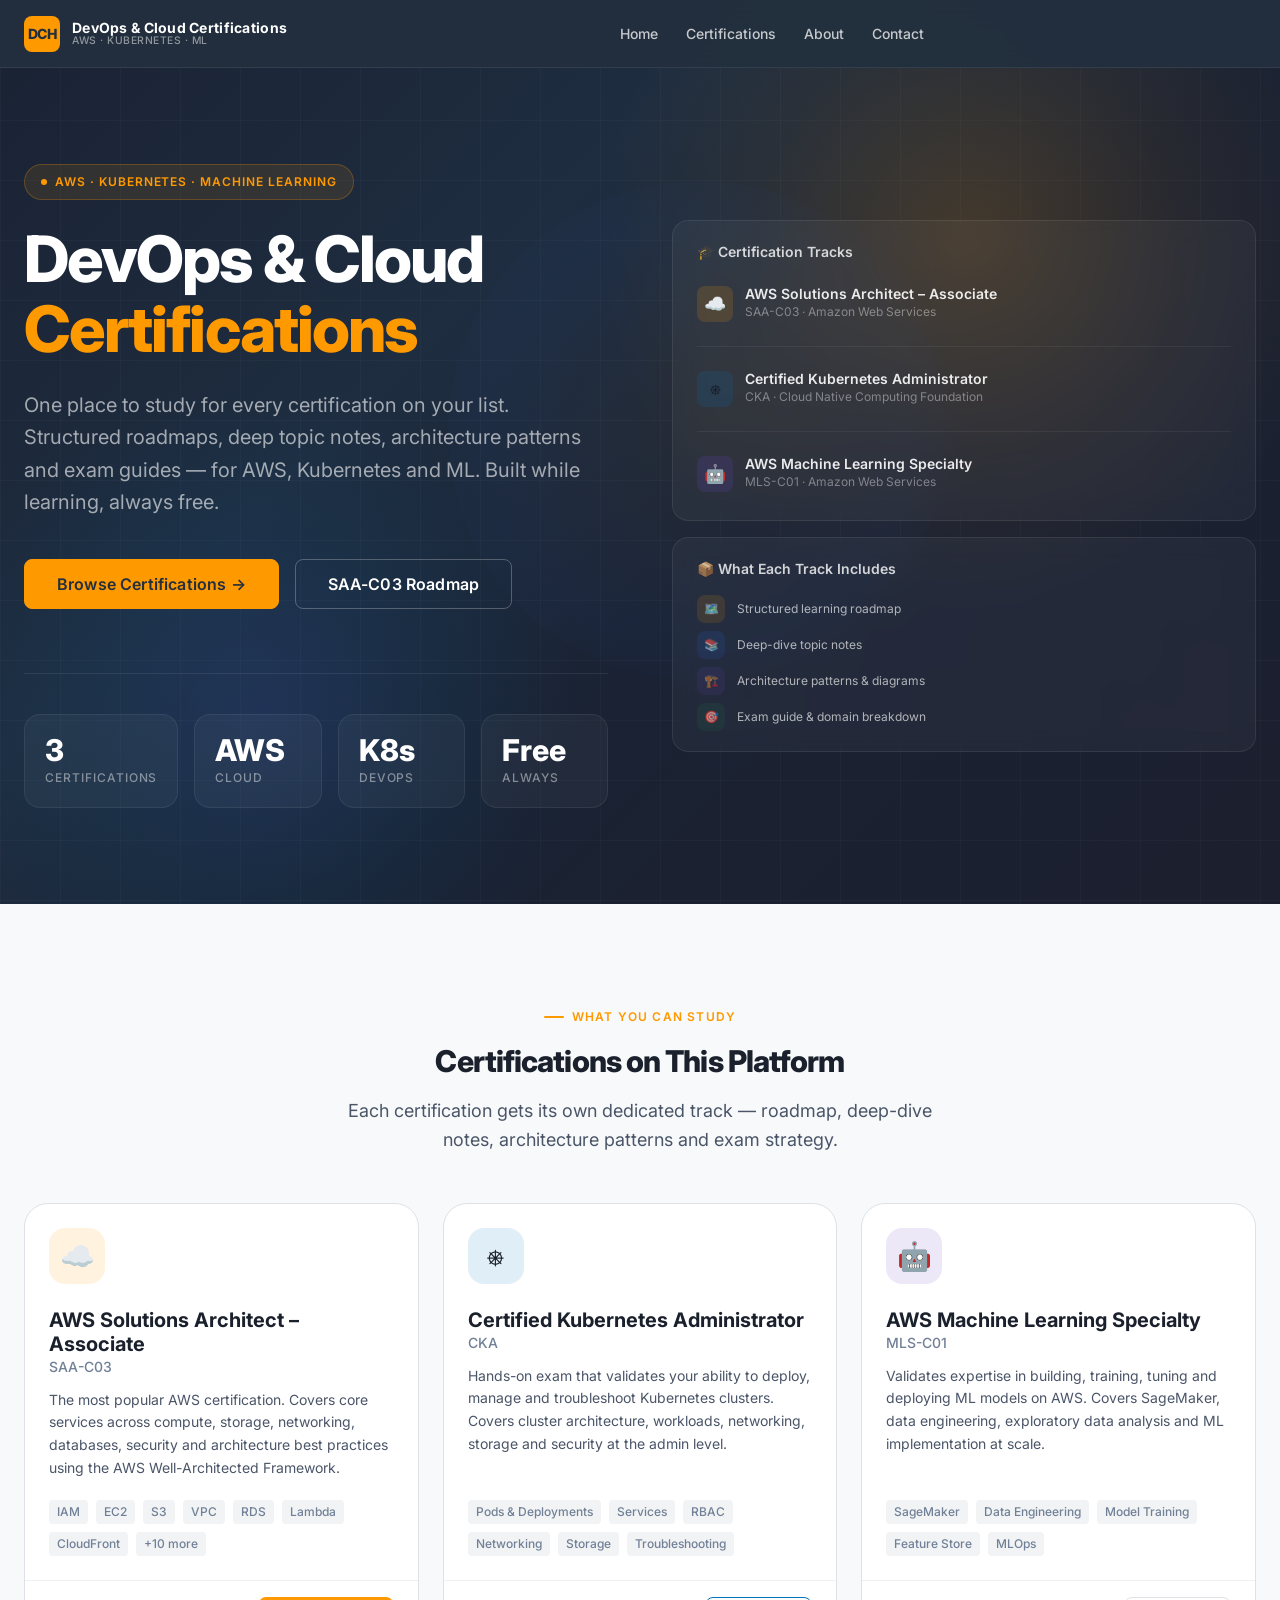
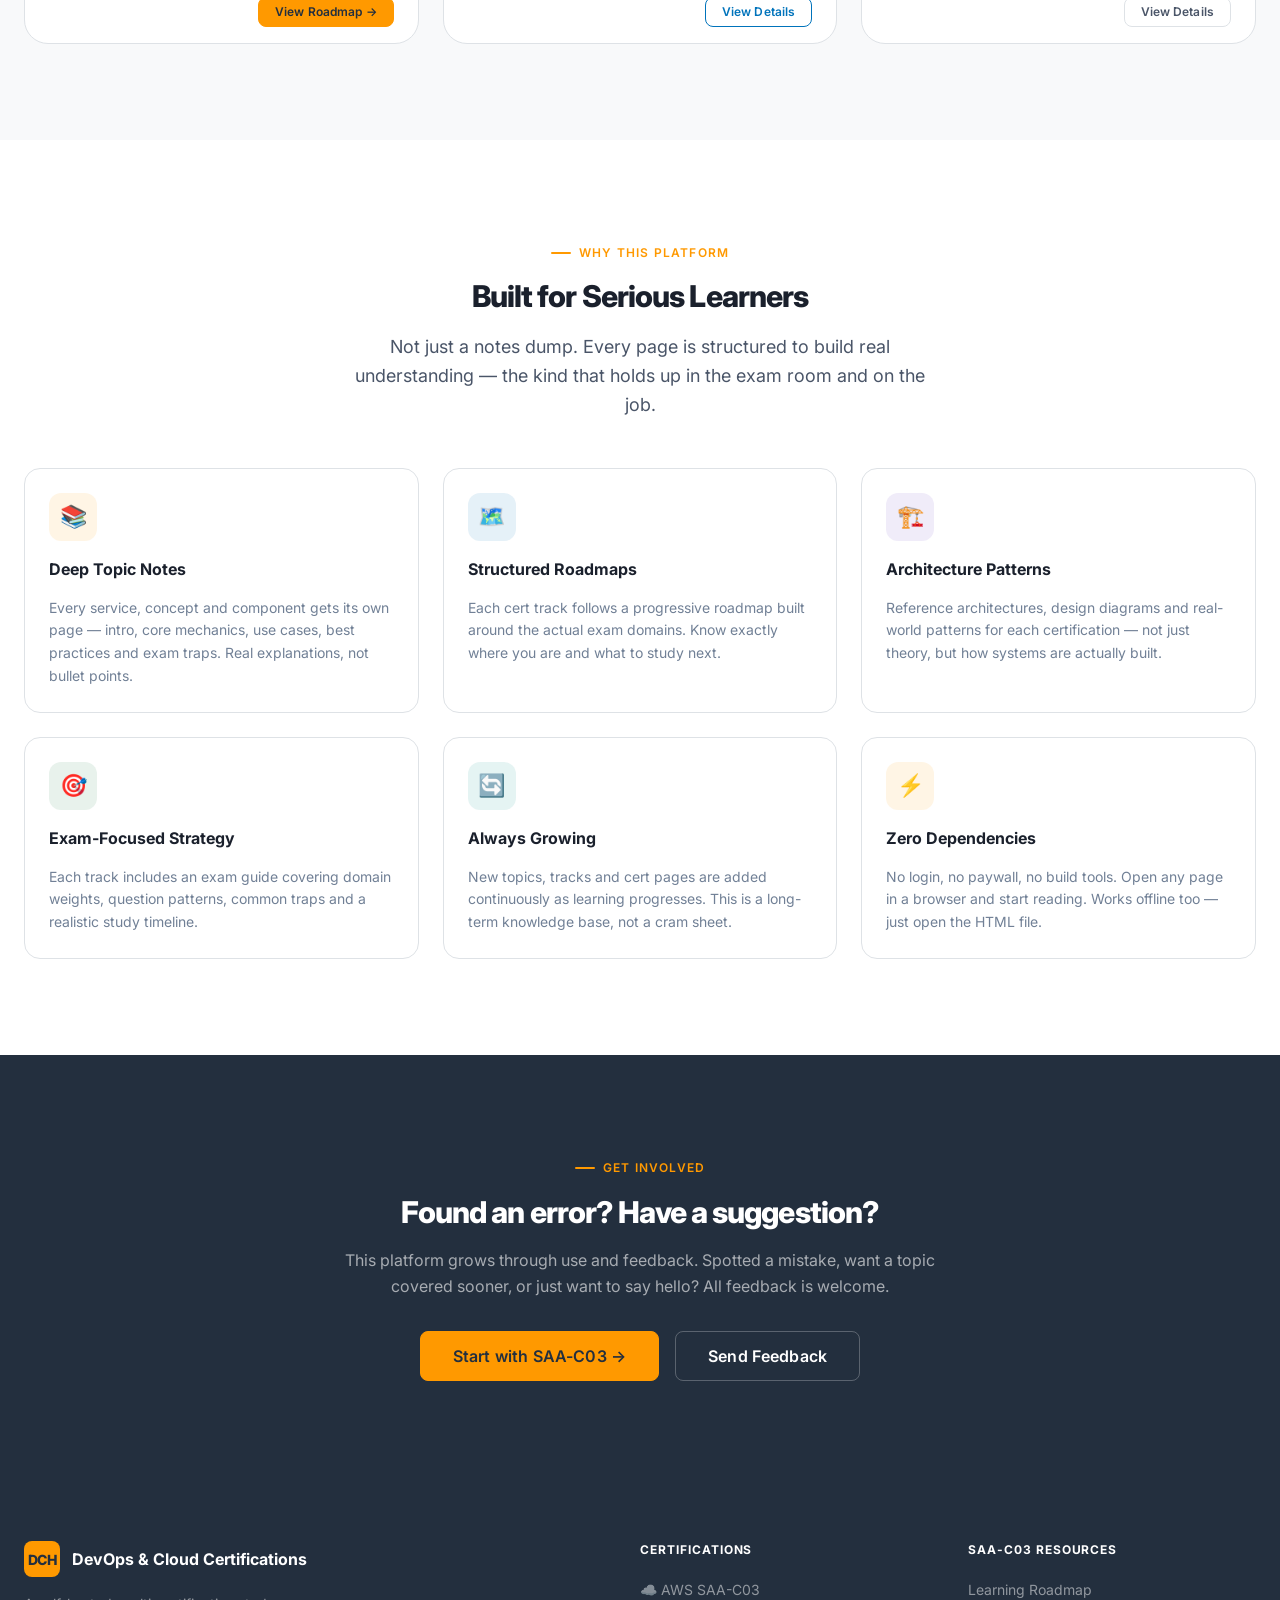
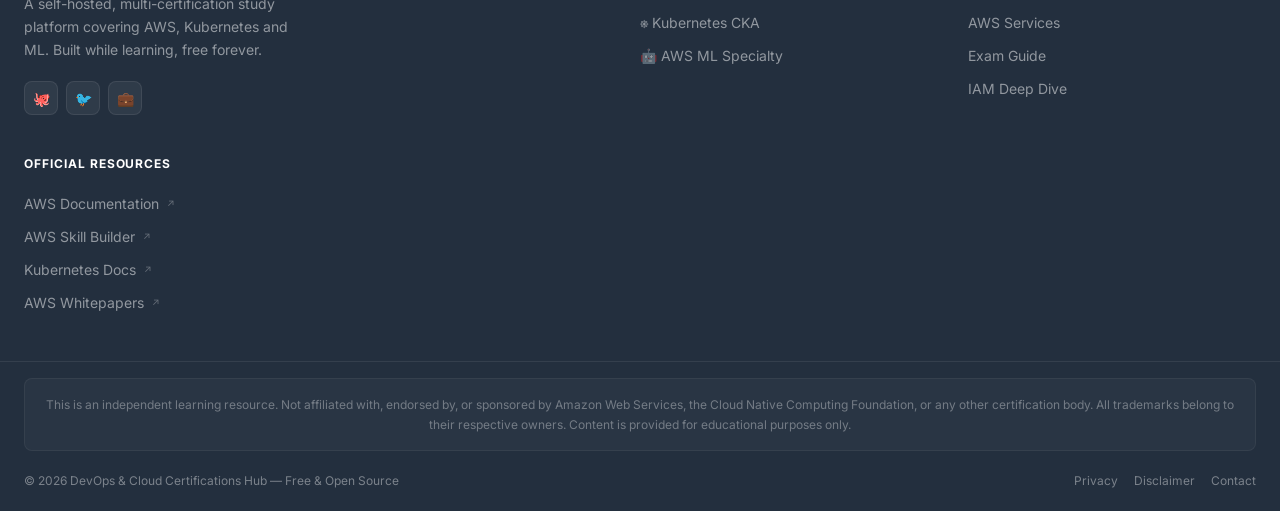
<file: index.html>
<!DOCTYPE html>
<html lang="en">
<head>
  <meta charset="UTF-8" />
  <meta name="viewport" content="width=device-width, initial-scale=1.0" />
  <meta name="description" content="DevOps & Cloud Certifications Hub — in-depth study notes, roadmaps and exam guides for AWS SAA-C03, Kubernetes CKA and AWS ML Specialty." />
  <title>DevOps &amp; Cloud Certifications Hub — AWS · CKA · ML</title>
  <link rel="preconnect" href="https://fonts.googleapis.com" />
  <link rel="preconnect" href="https://fonts.gstatic.com" crossorigin />
  <link href="https://fonts.googleapis.com/css2?family=Inter:wght@400;500;600;700;800&display=swap" rel="stylesheet" />
  <link rel="stylesheet" href="shared/css/style.css" />
  <link rel="stylesheet" href="shared/css/responsive.css" />
  <link rel="icon" href="data:image/svg+xml,<svg xmlns='http://www.w3.org/2000/svg' viewBox='0 0 100 100'><rect width='100' height='100' rx='18' fill='%23232F3E'/><text y='.9em' font-size='70' x='12'>☁️</text></svg>" />
  <style>
    /* ── Platform Hero ── */
    .platform-hero {
      background: linear-gradient(135deg, #1a2233 0%, #1e2d40 35%, #1a2233 60%, #1c1f2e 100%);
      min-height: 100vh;
      display: flex;
      align-items: center;
      padding-top: var(--nav-height);
      position: relative;
      overflow: hidden;
    }
    .platform-hero__bg-grid {
      position: absolute; inset: 0;
      background-image:
        linear-gradient(rgba(255,255,255,0.025) 1px, transparent 1px),
        linear-gradient(90deg, rgba(255,255,255,0.025) 1px, transparent 1px);
      background-size: 60px 60px;
      pointer-events: none;
    }
    /* Orange glow — AWS side (right) */
    .platform-hero__glow {
      position: absolute; top: -15%; right: -5%;
      width: 750px; height: 750px;
      background: radial-gradient(circle, rgba(255,153,0,0.18) 0%, rgba(255,153,0,0.06) 40%, transparent 70%);
      border-radius: 50%; pointer-events: none;
    }
    /* Blue glow — CKA/DevOps side (left) */
    .platform-hero__glow-2 {
      position: absolute; bottom: -15%; left: -5%;
      width: 650px; height: 650px;
      background: radial-gradient(circle, rgba(50,108,229,0.16) 0%, rgba(0,115,187,0.07) 40%, transparent 70%);
      border-radius: 50%; pointer-events: none;
    }
    /* Subtle centre blend so the two colours meet */
    .platform-hero__glow-3 {
      position: absolute; top: 20%; left: 35%;
      width: 500px; height: 500px;
      background: radial-gradient(circle, rgba(255,153,0,0.04) 0%, rgba(50,108,229,0.04) 60%, transparent 80%);
      border-radius: 50%; pointer-events: none;
    }
    .platform-hero__inner {
      position: relative; z-index: 1;
      max-width: var(--container-max);
      margin: 0 auto;
      padding: var(--space-24) var(--space-6);
      width: 100%;
      display: grid;
      grid-template-columns: 1fr 1fr;
      gap: var(--space-16);
      align-items: center;
    }
    .platform-hero__eyebrow {
      display: inline-flex; align-items: center; gap: var(--space-2);
      padding: var(--space-2) var(--space-4);
      background: rgba(255,153,0,0.1);
      border: 1px solid rgba(255,153,0,0.25);
      border-radius: var(--radius-full);
      font-size: var(--text-xs); font-weight: var(--font-semibold);
      color: var(--color-aws-orange); letter-spacing: 0.08em;
      text-transform: uppercase; margin-bottom: var(--space-6);
    }
    .platform-hero__eyebrow-dot {
      width: 6px; height: 6px;
      background: var(--color-aws-orange);
      border-radius: 50%; animation: pulse 2s infinite;
    }
    .platform-hero__title {
      font-size: clamp(2.5rem, 5vw, 4.5rem);
      font-weight: var(--font-extrabold);
      color: var(--color-text-inverse);
      line-height: 1.1; letter-spacing: -0.03em;
      margin-bottom: var(--space-6);
    }
    .platform-hero__title span { color: var(--color-aws-orange); }
    .platform-hero__subtitle {
      font-size: var(--text-xl);
      color: rgba(255,255,255,0.6);
      line-height: var(--leading-relaxed);
      max-width: 560px; margin-bottom: var(--space-10);
    }
    .platform-hero__actions {
      display: flex; align-items: center;
      gap: var(--space-4); flex-wrap: wrap;
      margin-bottom: var(--space-16);
    }
    .platform-stats {
      display: grid; grid-template-columns: repeat(4, 1fr);
      gap: var(--space-4);
      padding-top: var(--space-10);
      border-top: 1px solid rgba(255,255,255,0.08);
    }
    .platform-stat {
      background: rgba(255,255,255,0.04);
      border: 1px solid rgba(255,255,255,0.07);
      border-radius: var(--radius-xl);
      padding: var(--space-5);
    }
    .platform-stat__number {
      font-size: var(--text-3xl); font-weight: var(--font-extrabold);
      color: var(--color-text-inverse); line-height: 1;
      margin-bottom: var(--space-1);
    }
    .platform-stat__label {
      font-size: var(--text-xs); color: rgba(255,255,255,0.45);
      text-transform: uppercase; letter-spacing: 0.08em;
      font-weight: var(--font-medium);
    }
    /* ── Cert Cards ── */
    .cert-grid {
      display: grid;
      grid-template-columns: repeat(3, 1fr);
      gap: var(--space-6);
    }
    .cert-card {
      background: var(--color-white);
      border: 1px solid var(--color-border);
      border-radius: var(--radius-2xl);
      overflow: hidden;
      display: flex; flex-direction: column;
      transition: transform var(--transition-base), box-shadow var(--transition-base), border-color var(--transition-base);
    }
    .cert-card:hover {
      transform: translateY(-4px);
      box-shadow: var(--shadow-card-hover);
      border-color: transparent;
    }
    .cert-card__header {
      padding: var(--space-6);
      display: flex; align-items: flex-start;
      justify-content: space-between; gap: var(--space-4);
    }
    .cert-card__icon {
      width: 56px; height: 56px;
      border-radius: var(--radius-xl);
      display: flex; align-items: center;
      justify-content: center; font-size: 1.75rem;
      flex-shrink: 0;
    }
    .cert-card__icon--aws  { background: rgba(255,153,0,0.12); }
    .cert-card__icon--k8s  { background: rgba(0,115,187,0.12); }
    .cert-card__icon--ml   { background: rgba(107,70,193,0.12); }
    .cert-card__icon--devops { background: rgba(29,131,72,0.12); }
    .cert-card__badge {
      font-size: var(--text-xs); font-weight: var(--font-semibold);
      padding: 3px var(--space-3); border-radius: var(--radius-full);
      white-space: nowrap; flex-shrink: 0;
    }
    .cert-card__badge--active   { background: rgba(255,153,0,0.12); color: var(--color-aws-orange); border: 1px solid rgba(255,153,0,0.25); }
    .cert-card__badge--soon     { background: rgba(0,115,187,0.1);  color: var(--color-accent-blue); border: 1px solid rgba(0,115,187,0.2); }
    .cert-card__badge--planned  { background: var(--color-bg-alt);  color: var(--color-text-muted);  border: 1px solid var(--color-border); }
    .cert-card__body { padding: 0 var(--space-6) var(--space-6); flex: 1; display: flex; flex-direction: column; gap: var(--space-3); }
    .cert-card__name { font-size: var(--text-xl); font-weight: var(--font-bold); color: var(--color-text-primary); line-height: 1.2; }
    .cert-card__code { font-size: var(--text-sm); color: var(--color-text-muted); font-weight: var(--font-medium); }
    .cert-card__desc { font-size: var(--text-sm); color: var(--color-text-secondary); line-height: var(--leading-relaxed); flex: 1; }
    .cert-card__topics { display: flex; flex-wrap: wrap; gap: var(--space-2); margin-top: var(--space-2); }
    .cert-card__topic { font-size: var(--text-xs); padding: 3px var(--space-2); background: var(--color-bg-alt); border-radius: var(--radius-sm); color: var(--color-text-muted); font-weight: var(--font-medium); }
    .cert-card__footer { padding: var(--space-4) var(--space-6); border-top: 1px solid var(--color-border-light); display: flex; align-items: center; justify-content: space-between; gap: var(--space-3); }
    .cert-card__progress-label { font-size: var(--text-xs); color: var(--color-text-muted); font-weight: var(--font-medium); }
    .cert-card__progress-bar { height: 4px; background: var(--color-bg-alt); border-radius: var(--radius-full); overflow: hidden; flex: 1; }
    .cert-card__progress-fill { height: 100%; border-radius: var(--radius-full); background: linear-gradient(90deg, var(--color-aws-orange), #FFB347); }
    .cert-card__progress-fill--blue   { background: linear-gradient(90deg, var(--color-accent-blue), #4DA6DC); }
    .cert-card__progress-fill--purple { background: linear-gradient(90deg, #6B46C1, #9F7AEA); }
    .cert-card__progress-fill--green  { background: linear-gradient(90deg, var(--color-accent-green), #48BB78); }
    /* ── Platform features ── */
    .features-grid { display: grid; grid-template-columns: repeat(3, 1fr); gap: var(--space-6); }
    .feature-card {
      background: var(--color-white); border: 1px solid var(--color-border);
      border-radius: var(--radius-xl); padding: var(--space-6);
      display: flex; flex-direction: column; gap: var(--space-4);
      transition: transform var(--transition-base), box-shadow var(--transition-base);
    }
    .feature-card:hover { transform: translateY(-3px); box-shadow: var(--shadow-card-hover); }
    .feature-card__icon { width: 48px; height: 48px; border-radius: var(--radius-lg); display: flex; align-items: center; justify-content: center; font-size: 1.375rem; }
    .feature-card__title { font-size: var(--text-base); font-weight: var(--font-bold); color: var(--color-text-primary); }
    .feature-card__desc  { font-size: var(--text-sm); color: var(--color-text-muted); line-height: var(--leading-relaxed); }
    @media (max-width: 1024px) { .cert-grid { grid-template-columns: repeat(2, 1fr); } .features-grid { grid-template-columns: repeat(2, 1fr); } .platform-hero__inner { grid-template-columns: 1fr; } .platform-stats { grid-template-columns: repeat(2, 1fr); } }
    @media (max-width: 640px)  { .cert-grid { grid-template-columns: 1fr; } .features-grid { grid-template-columns: 1fr; } .platform-stats { grid-template-columns: repeat(2, 1fr); } }
  </style>
</head>
<body>
  <a class="skip-link" href="#main-content">Skip to main content</a>

  <!-- Navbar -->
  <header class="navbar" role="banner">
    <div class="navbar__inner">
      <a href="index.html" class="navbar__logo" aria-label="DevOps & Cloud Certifications Hub home">
        <div class="navbar__logo-icon" aria-hidden="true">DCH</div>
        <div class="navbar__logo-text">
          <span class="navbar__logo-name">DevOps &amp; Cloud Certifications</span>
          <span class="navbar__logo-tagline">AWS · Kubernetes · ML</span>
        </div>
      </a>
      <nav class="navbar__nav" role="navigation" aria-label="Main navigation">
        <a href="index.html"      class="navbar__link active">Home</a>
        <a href="#certifications" class="navbar__link">Certifications</a>
        <a href="about.html"      class="navbar__link">About</a>
        <a href="contact.html"    class="navbar__link">Contact</a>
      </nav>
      <div class="navbar__actions">
        <button class="navbar__hamburger" aria-label="Toggle navigation" aria-expanded="false" aria-controls="mobile-menu">
          <span></span><span></span><span></span>
        </button>
      </div>
    </div>
  </header>

  <!-- Mobile Menu -->
  <div class="navbar__mobile-menu" id="mobile-menu" role="navigation" aria-label="Mobile navigation">
    <a href="index.html"      class="navbar__mobile-link">🏠 Home</a>
    <a href="#certifications" class="navbar__mobile-link">🎓 Certifications</a>
    <a href="roadmap.html"    class="navbar__mobile-link">☁️ AWS SAA-C03</a>
    <a href="#certifications" class="navbar__mobile-link">⎈ Kubernetes CKA</a>
    <a href="#certifications" class="navbar__mobile-link">🤖 AWS ML Specialty</a>
    <a href="about.html"      class="navbar__mobile-link">ℹ️ About</a>
    <a href="contact.html"    class="navbar__mobile-link">✉️ Contact</a>
  </div>

  <main id="main-content">

    <!-- ══════════════════════════════════════════
         HERO
    ══════════════════════════════════════════ -->
    <section class="platform-hero" aria-labelledby="hero-heading">
      <div class="platform-hero__bg-grid" aria-hidden="true"></div>
      <div class="platform-hero__glow"   aria-hidden="true"></div>
      <div class="platform-hero__glow-2" aria-hidden="true"></div>
      <div class="platform-hero__glow-3" aria-hidden="true"></div>

      <div class="platform-hero__inner">
        <!-- Left: copy -->
        <div class="platform-hero__left">
          <div class="platform-hero__eyebrow">
            <span class="platform-hero__eyebrow-dot" aria-hidden="true"></span>
            AWS · Kubernetes · Machine Learning
          </div>

          <h1 class="platform-hero__title" id="hero-heading">
            DevOps &amp; Cloud<br><span>Certifications</span>
          </h1>

          <p class="platform-hero__subtitle">
            One place to study for every certification on your list. Structured roadmaps,
            deep topic notes, architecture patterns and exam guides — for AWS, Kubernetes
            and ML. Built while learning, always free.
          </p>

          <div class="platform-hero__actions">
            <a href="#certifications" class="btn btn--primary btn--lg">Browse Certifications →</a>
            <a href="roadmap.html"    class="btn btn--ghost-light btn--lg">SAA-C03 Roadmap</a>
          </div>

          <div class="platform-stats stagger">
            <div class="platform-stat fade-in">
              <div class="platform-stat__number">3</div>
              <div class="platform-stat__label">Certifications</div>
            </div>
            <div class="platform-stat fade-in">
              <div class="platform-stat__number">AWS</div>
              <div class="platform-stat__label">Cloud</div>
            </div>
            <div class="platform-stat fade-in">
              <div class="platform-stat__number">K8s</div>
              <div class="platform-stat__label">DevOps</div>
            </div>
            <div class="platform-stat fade-in">
              <div class="platform-stat__number">Free</div>
              <div class="platform-stat__label">Always</div>
            </div>
          </div>
        </div><!-- /left -->

        <!-- Right: clean cert overview panel -->
        <div class="platform-hero__right" style="display:flex;flex-direction:column;gap:var(--space-4);">

          <div class="hero__panel fade-in">
            <div class="hero__panel-header">
              <span class="hero__panel-title">🎓 Certification Tracks</span>
            </div>
            <div style="display:flex;flex-direction:column;gap:var(--space-3);">

              <div class="hero__cert-item">
                <div class="hero__cert-icon hero__cert-icon--orange">☁️</div>
                <div class="hero__cert-info">
                  <div class="hero__cert-name">AWS Solutions Architect – Associate</div>
                  <div class="hero__cert-meta">SAA-C03 · Amazon Web Services</div>
                </div>
              </div>

              <div style="height:1px;background:rgba(255,255,255,0.06);margin:var(--space-1) 0;"></div>

              <div class="hero__cert-item">
                <div class="hero__cert-icon hero__cert-icon--blue">⎈</div>
                <div class="hero__cert-info">
                  <div class="hero__cert-name">Certified Kubernetes Administrator</div>
                  <div class="hero__cert-meta">CKA · Cloud Native Computing Foundation</div>
                </div>
              </div>

              <div style="height:1px;background:rgba(255,255,255,0.06);margin:var(--space-1) 0;"></div>

              <div class="hero__cert-item">
                <div class="hero__cert-icon" style="background:rgba(107,70,193,0.18);">🤖</div>
                <div class="hero__cert-info">
                  <div class="hero__cert-name">AWS Machine Learning Specialty</div>
                  <div class="hero__cert-meta">MLS-C01 · Amazon Web Services</div>
                </div>
              </div>

            </div>
          </div>

          <!-- What you get panel -->
          <div class="hero__panel fade-in">
            <div class="hero__panel-header">
              <span class="hero__panel-title">📦 What Each Track Includes</span>
            </div>
            <div style="display:flex;flex-direction:column;gap:var(--space-2);">
              <div style="display:flex;align-items:center;gap:var(--space-3);font-size:var(--text-xs);color:rgba(255,255,255,0.65);">
                <span style="width:28px;height:28px;border-radius:var(--radius-md);background:rgba(255,153,0,0.12);display:flex;align-items:center;justify-content:center;flex-shrink:0;">🗺️</span>
                Structured learning roadmap
              </div>
              <div style="display:flex;align-items:center;gap:var(--space-3);font-size:var(--text-xs);color:rgba(255,255,255,0.65);">
                <span style="width:28px;height:28px;border-radius:var(--radius-md);background:rgba(50,108,229,0.12);display:flex;align-items:center;justify-content:center;flex-shrink:0;">📚</span>
                Deep-dive topic notes
              </div>
              <div style="display:flex;align-items:center;gap:var(--space-3);font-size:var(--text-xs);color:rgba(255,255,255,0.65);">
                <span style="width:28px;height:28px;border-radius:var(--radius-md);background:rgba(107,70,193,0.12);display:flex;align-items:center;justify-content:center;flex-shrink:0;">🏗️</span>
                Architecture patterns &amp; diagrams
              </div>
              <div style="display:flex;align-items:center;gap:var(--space-3);font-size:var(--text-xs);color:rgba(255,255,255,0.65);">
                <span style="width:28px;height:28px;border-radius:var(--radius-md);background:rgba(29,131,72,0.12);display:flex;align-items:center;justify-content:center;flex-shrink:0;">🎯</span>
                Exam guide &amp; domain breakdown
              </div>
            </div>
          </div>

        </div><!-- /right -->
      </div><!-- /inner -->
    </section><!-- /hero -->

    <!-- ══════════════════════════════════════════
         CERTIFICATIONS
    ══════════════════════════════════════════ -->
    <section class="section section--alt" id="certifications" aria-labelledby="certs-heading">
      <div class="container">
        <div class="section-header section-header--centered fade-in">
          <p class="section-label">What You Can Study</p>
          <h2 class="section-title" id="certs-heading">Certifications on This Platform</h2>
          <p class="section-subtitle">
            Each certification gets its own dedicated track — roadmap, deep-dive notes,
            architecture patterns and exam strategy.
          </p>
        </div>

        <div class="cert-grid stagger">

          <!-- AWS SAA-C03 -->
          <article class="cert-card fade-in" aria-label="AWS Solutions Architect Associate">
            <div class="cert-card__header">
              <div class="cert-card__icon cert-card__icon--aws">☁️</div>
            </div>
            <div class="cert-card__body">
              <div>
                <div class="cert-card__name">AWS Solutions Architect – Associate</div>
                <div class="cert-card__code">SAA-C03</div>
              </div>
              <p class="cert-card__desc">
                The most popular AWS certification. Covers core services across compute, storage,
                networking, databases, security and architecture best practices using the
                AWS Well-Architected Framework.
              </p>
              <div class="cert-card__topics">
                <span class="cert-card__topic">IAM</span>
                <span class="cert-card__topic">EC2</span>
                <span class="cert-card__topic">S3</span>
                <span class="cert-card__topic">VPC</span>
                <span class="cert-card__topic">RDS</span>
                <span class="cert-card__topic">Lambda</span>
                <span class="cert-card__topic">CloudFront</span>
                <span class="cert-card__topic">+10 more</span>
              </div>
            </div>
            <div class="cert-card__footer" style="justify-content:flex-end;">
              <a href="roadmap.html" class="btn btn--primary btn--sm">View Roadmap →</a>
            </div>
          </article>

          <!-- CKA -->
          <article class="cert-card fade-in" aria-label="Certified Kubernetes Administrator">
            <div class="cert-card__header">
              <div class="cert-card__icon cert-card__icon--k8s">⎈</div>
            </div>
            <div class="cert-card__body">
              <div>
                <div class="cert-card__name">Certified Kubernetes Administrator</div>
                <div class="cert-card__code">CKA</div>
              </div>
              <p class="cert-card__desc">
                Hands-on exam that validates your ability to deploy, manage and troubleshoot
                Kubernetes clusters. Covers cluster architecture, workloads, networking,
                storage and security at the admin level.
              </p>
              <div class="cert-card__topics">
                <span class="cert-card__topic">Pods &amp; Deployments</span>
                <span class="cert-card__topic">Services</span>
                <span class="cert-card__topic">RBAC</span>
                <span class="cert-card__topic">Networking</span>
                <span class="cert-card__topic">Storage</span>
                <span class="cert-card__topic">Troubleshooting</span>
              </div>
            </div>
            <div class="cert-card__footer" style="justify-content:flex-end;">
              <a href="#certifications" class="btn btn--outline-blue btn--sm">View Details</a>
            </div>
          </article>

          <!-- AWS ML Specialty -->
          <article class="cert-card fade-in" aria-label="AWS Machine Learning Specialty">
            <div class="cert-card__header">
              <div class="cert-card__icon cert-card__icon--ml">🤖</div>
            </div>
            <div class="cert-card__body">
              <div>
                <div class="cert-card__name">AWS Machine Learning Specialty</div>
                <div class="cert-card__code">MLS-C01</div>
              </div>
              <p class="cert-card__desc">
                Validates expertise in building, training, tuning and deploying ML models on AWS.
                Covers SageMaker, data engineering, exploratory data analysis and ML implementation
                at scale.
              </p>
              <div class="cert-card__topics">
                <span class="cert-card__topic">SageMaker</span>
                <span class="cert-card__topic">Data Engineering</span>
                <span class="cert-card__topic">Model Training</span>
                <span class="cert-card__topic">Feature Store</span>
                <span class="cert-card__topic">MLOps</span>
              </div>
            </div>
            <div class="cert-card__footer" style="justify-content:flex-end;">
              <a href="#certifications" class="btn btn--ghost btn--sm">View Details</a>
            </div>
          </article>

        </div><!-- /cert-grid -->

      </div>
    </section><!-- /certifications -->

    <!-- ══════════════════════════════════════════
         PLATFORM FEATURES
    ══════════════════════════════════════════ -->
    <section class="section" id="features" aria-labelledby="features-heading">
      <div class="container">
        <div class="section-header section-header--centered fade-in">
          <p class="section-label">Why This Platform</p>
          <h2 class="section-title" id="features-heading">Built for Serious Learners</h2>
          <p class="section-subtitle">
            Not just a notes dump. Every page is structured to build real understanding —
            the kind that holds up in the exam room and on the job.
          </p>
        </div>

        <div class="features-grid stagger">
          <div class="feature-card fade-in">
            <div class="feature-card__icon icon-bg--orange">📚</div>
            <div class="feature-card__title">Deep Topic Notes</div>
            <p class="feature-card__desc">Every service, concept and component gets its own page — intro, core mechanics, use cases, best practices and exam traps. Real explanations, not bullet points.</p>
          </div>
          <div class="feature-card fade-in">
            <div class="feature-card__icon icon-bg--blue">🗺️</div>
            <div class="feature-card__title">Structured Roadmaps</div>
            <p class="feature-card__desc">Each cert track follows a progressive roadmap built around the actual exam domains. Know exactly where you are and what to study next.</p>
          </div>
          <div class="feature-card fade-in">
            <div class="feature-card__icon icon-bg--purple">🏗️</div>
            <div class="feature-card__title">Architecture Patterns</div>
            <p class="feature-card__desc">Reference architectures, design diagrams and real-world patterns for each certification — not just theory, but how systems are actually built.</p>
          </div>
          <div class="feature-card fade-in">
            <div class="feature-card__icon icon-bg--green">🎯</div>
            <div class="feature-card__title">Exam-Focused Strategy</div>
            <p class="feature-card__desc">Each track includes an exam guide covering domain weights, question patterns, common traps and a realistic study timeline.</p>
          </div>
          <div class="feature-card fade-in">
            <div class="feature-card__icon icon-bg--teal">🔄</div>
            <div class="feature-card__title">Always Growing</div>
            <p class="feature-card__desc">New topics, tracks and cert pages are added continuously as learning progresses. This is a long-term knowledge base, not a cram sheet.</p>
          </div>
          <div class="feature-card fade-in">
            <div class="feature-card__icon icon-bg--amber">⚡</div>
            <div class="feature-card__title">Zero Dependencies</div>
            <p class="feature-card__desc">No login, no paywall, no build tools. Open any page in a browser and start reading. Works offline too — just open the HTML file.</p>
          </div>
        </div>
      </div>
    </section><!-- /features -->

    <!-- ══════════════════════════════════════════
         CTA / CONTACT ANCHOR
    ══════════════════════════════════════════ -->
    <section class="section section--dark" id="contact" aria-labelledby="contact-heading">
      <div class="container" style="text-align:center;max-width:640px;">
        <p class="section-label" style="justify-content:center;color:var(--color-aws-orange);">Get Involved</p>
        <h2 class="section-title" id="contact-heading" style="color:var(--color-text-inverse);margin-bottom:var(--space-4);">
          Found an error? Have a suggestion?
        </h2>
        <p style="color:rgba(255,255,255,0.6);line-height:var(--leading-relaxed);margin-bottom:var(--space-8);">
          This platform grows through use and feedback. Spotted a mistake, want a topic covered
          sooner, or just want to say hello? All feedback is welcome.
        </p>
        <div style="display:flex;gap:var(--space-4);justify-content:center;flex-wrap:wrap;">
          <a href="roadmap.html"            class="btn btn--primary btn--lg">Start with SAA-C03 →</a>
          <a href="contact.html"            class="btn btn--ghost-light btn--lg">Send Feedback</a>
        </div>
      </div>
    </section><!-- /contact -->

  </main><!-- /main-content -->

  <!-- ══════════════════════════════════════════
       FOOTER
  ══════════════════════════════════════════ -->
  <footer class="footer" role="contentinfo">
    <div class="footer__main">
      <div class="container">
        <div class="footer__grid">

          <!-- Brand -->
          <div class="footer__brand">
            <a href="index.html" class="footer__brand-logo" aria-label="DevOps & Cloud Certifications Hub home">
              <div class="footer__brand-icon" aria-hidden="true">DCH</div>
              <span class="footer__brand-name">DevOps &amp; Cloud Certifications</span>
            </a>
            <p class="footer__brand-desc">
              A self-hosted, multi-certification study platform covering AWS, Kubernetes
              and ML. Built while learning, free forever.
            </p>
            <div class="footer__social">
              <a href="#" class="footer__social-link" aria-label="GitHub">🐙</a>
              <a href="#" class="footer__social-link" aria-label="Twitter / X">🐦</a>
              <a href="#" class="footer__social-link" aria-label="LinkedIn">💼</a>
            </div>
          </div>

          <!-- Certifications -->
          <div>
            <div class="footer__col-title">Certifications</div>
            <ul class="footer__links">
              <li><a href="roadmap.html"    class="footer__link">☁️ AWS SAA-C03</a></li>
              <li><a href="#certifications" class="footer__link">⎈ Kubernetes CKA</a></li>
              <li><a href="#certifications" class="footer__link">🤖 AWS ML Specialty</a></li>
            </ul>
          </div>

          <!-- SAA-C03 Quick Links -->
          <div>
            <div class="footer__col-title">SAA-C03 Resources</div>
            <ul class="footer__links">
              <li><a href="roadmap.html"      class="footer__link">Learning Roadmap</a></li>
              <li><a href="services.html"     class="footer__link">AWS Services</a></li>
              <li><a href="exam-guide.html"   class="footer__link">Exam Guide</a></li>
              <li><a href="services/iam.html" class="footer__link">IAM Deep Dive</a></li>
            </ul>
          </div>

          <!-- Official Links -->
          <div>
            <div class="footer__col-title">Official Resources</div>
            <ul class="footer__links">
              <li><a href="https://docs.aws.amazon.com"         class="footer__link footer__link-ext" target="_blank" rel="noopener">AWS Documentation</a></li>
              <li><a href="https://skillbuilder.aws"            class="footer__link footer__link-ext" target="_blank" rel="noopener">AWS Skill Builder</a></li>
              <li><a href="https://kubernetes.io/docs"          class="footer__link footer__link-ext" target="_blank" rel="noopener">Kubernetes Docs</a></li>
              <li><a href="https://aws.amazon.com/whitepapers/" class="footer__link footer__link-ext" target="_blank" rel="noopener">AWS Whitepapers</a></li>
            </ul>
          </div>

        </div><!-- /footer__grid -->
      </div>
    </div><!-- /footer__main -->

    <div class="container">
      <p class="footer__disclaimer">
        This is an independent learning resource. Not affiliated with, endorsed by, or sponsored by
        Amazon Web Services, the Cloud Native Computing Foundation, or any other certification body.
        All trademarks belong to their respective owners. Content is provided for educational purposes only.
      </p>
      <div class="footer__bottom">
        <div class="footer__bottom-inner">
          <p class="footer__copy">© <span id="footer-year"></span> DevOps &amp; Cloud Certifications Hub — Free &amp; Open Source</p>
          <nav class="footer__legal" aria-label="Legal links">
            <a href="#" class="footer__legal-link">Privacy</a>
            <a href="#" class="footer__legal-link">Disclaimer</a>
            <a href="#contact" class="footer__legal-link">Contact</a>
          </nav>
        </div>
      </div>
    </div>

  </footer>

  <script src="shared/js/app.js"></script>
</body>
</html>
</file>
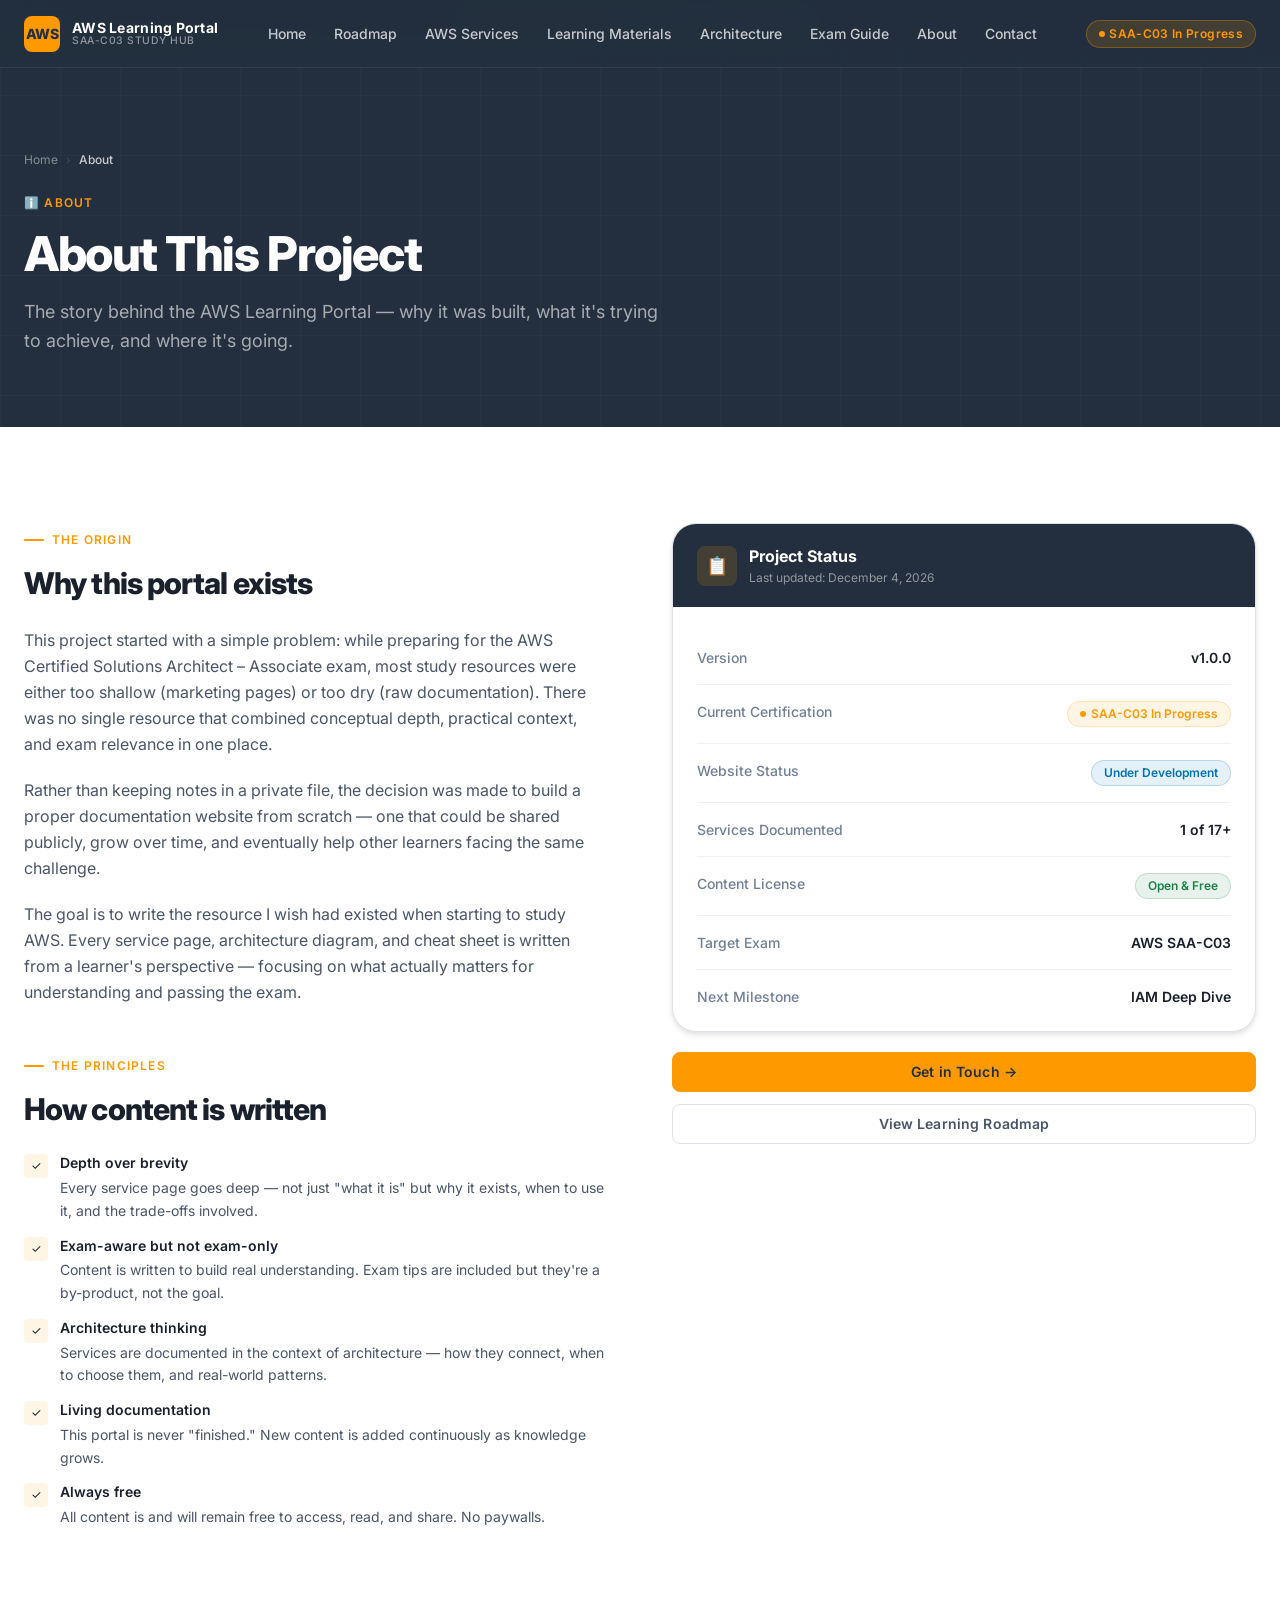
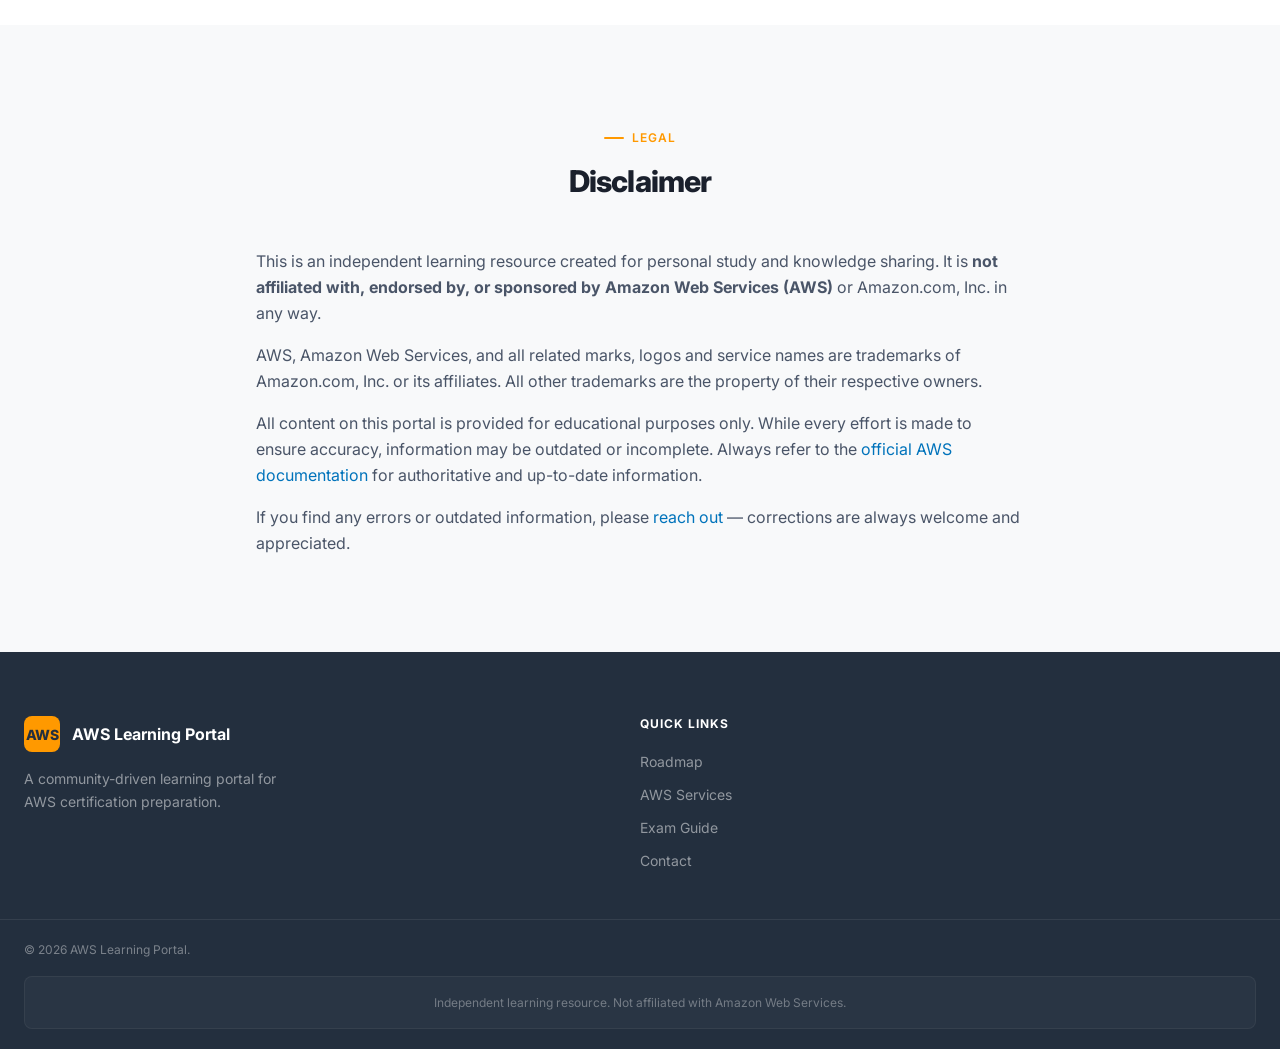
<file: about.html>
<!DOCTYPE html>
<html lang="en">
<head>
  <meta charset="UTF-8" />
  <meta name="viewport" content="width=device-width, initial-scale=1.0" />
  <meta name="description" content="About the AWS Learning Portal — a community-driven project documenting the AWS certification learning journey." />
  <title>About — AWS Learning Portal</title>
  <link rel="preconnect" href="https://fonts.googleapis.com" />
  <link rel="preconnect" href="https://fonts.gstatic.com" crossorigin />
  <link href="https://fonts.googleapis.com/css2?family=Inter:wght@400;500;600;700;800&display=swap" rel="stylesheet" />
  <link rel="stylesheet" href="css/style.css" />
  <link rel="stylesheet" href="css/responsive.css" />
  <link rel="icon" href="data:image/svg+xml,<svg xmlns='http://www.w3.org/2000/svg' viewBox='0 0 100 100'><rect width='100' height='100' rx='18' fill='%23232F3E'/><text y='.9em' font-size='70' x='12'>☁️</text></svg>" />
</head>
<body>

  <a class="skip-link" href="#main-content">Skip to main content</a>
  <div class="announcement-bar"><strong>📚 Currently studying:</strong> AWS SAA-C03 &nbsp;·&nbsp; <a href="services/iam.html">Start with IAM →</a></div>

  <header class="navbar" role="banner">
    <div class="navbar__inner">
      <a href="index.html" class="navbar__logo" aria-label="AWS Learning Portal home">
        <div class="navbar__logo-icon" aria-hidden="true">AWS</div>
        <div class="navbar__logo-text">
          <span class="navbar__logo-name">AWS Learning Portal</span>
          <span class="navbar__logo-tagline">SAA-C03 Study Hub</span>
        </div>
      </a>
      <nav class="navbar__nav" role="navigation" aria-label="Main navigation">
        <a href="index.html"        class="navbar__link">Home</a>
        <a href="roadmap.html"      class="navbar__link">Roadmap</a>
        <a href="services.html"     class="navbar__link">AWS Services</a>
        <a href="materials.html"    class="navbar__link">Learning Materials</a>
        <a href="architecture.html" class="navbar__link">Architecture</a>
        <a href="exam-guide.html"   class="navbar__link">Exam Guide</a>
        <a href="about.html"        class="navbar__link active">About</a>
        <a href="contact.html"      class="navbar__link">Contact</a>
      </nav>
      <div class="navbar__actions">
        <span class="navbar__badge">SAA-C03 In Progress</span>
        <button class="navbar__hamburger" aria-label="Toggle navigation" aria-expanded="false" aria-controls="mobile-menu"><span></span><span></span><span></span></button>
      </div>
    </div>
  </header>

  <div class="navbar__mobile-menu" id="mobile-menu" role="navigation" aria-label="Mobile navigation">
    <a href="index.html"        class="navbar__mobile-link">🏠 Home</a>
    <a href="roadmap.html"      class="navbar__mobile-link">🗺️ Roadmap</a>
    <a href="services.html"     class="navbar__mobile-link">⚙️ AWS Services</a>
    <a href="materials.html"    class="navbar__mobile-link">📚 Learning Materials</a>
    <a href="architecture.html" class="navbar__mobile-link">🏗️ Architecture Patterns</a>
    <a href="exam-guide.html"   class="navbar__mobile-link">📝 Exam Guide</a>
    <a href="about.html"        class="navbar__mobile-link">ℹ️ About</a>
    <a href="contact.html"      class="navbar__mobile-link">✉️ Contact</a>
  </div>

  <main id="main-content">

    <div class="page-hero">
      <div class="container page-hero__inner">
        <nav class="page-hero__breadcrumb" aria-label="Breadcrumb">
          <a href="index.html">Home</a>
          <span class="page-hero__breadcrumb-sep" aria-hidden="true">›</span>
          <span class="page-hero__breadcrumb-current">About</span>
        </nav>
        <div class="page-hero__label">ℹ️ About</div>
        <h1 class="page-hero__title">About This Project</h1>
        <p class="page-hero__subtitle">
          The story behind the AWS Learning Portal — why it was built,
          what it's trying to achieve, and where it's going.
        </p>
      </div>
    </div>

    <!-- About Content -->
    <section class="section" id="about-story" aria-labelledby="about-story-title">
      <div class="container">
        <div class="about__grid fade-in">

          <div class="about__text">
            <div class="section-label">The Origin</div>
            <h2 id="about-story-title">Why this portal exists</h2>
            <p>
              This project started with a simple problem: while preparing for the AWS Certified
              Solutions Architect – Associate exam, most study resources were either too shallow
              (marketing pages) or too dry (raw documentation). There was no single resource that
              combined conceptual depth, practical context, and exam relevance in one place.
            </p>
            <p>
              Rather than keeping notes in a private file, the decision was made to build a proper
              documentation website from scratch — one that could be shared publicly, grow over time,
              and eventually help other learners facing the same challenge.
            </p>
            <p>
              The goal is to write the resource I wish had existed when starting to study AWS.
              Every service page, architecture diagram, and cheat sheet is written from a learner's
              perspective — focusing on what actually matters for understanding and passing the exam.
            </p>

            <div class="section-label" style="margin-top: var(--space-8);">The Principles</div>
            <h2>How content is written</h2>

            <div class="about__feature-list">
              <div class="about__feature">
                <div class="about__feature-icon" aria-hidden="true">✓</div>
                <div class="about__feature-text">
                  <strong>Depth over brevity</strong>
                  Every service page goes deep — not just "what it is" but why it exists, when to use it, and the trade-offs involved.
                </div>
              </div>
              <div class="about__feature">
                <div class="about__feature-icon" aria-hidden="true">✓</div>
                <div class="about__feature-text">
                  <strong>Exam-aware but not exam-only</strong>
                  Content is written to build real understanding. Exam tips are included but they're a by-product, not the goal.
                </div>
              </div>
              <div class="about__feature">
                <div class="about__feature-icon" aria-hidden="true">✓</div>
                <div class="about__feature-text">
                  <strong>Architecture thinking</strong>
                  Services are documented in the context of architecture — how they connect, when to choose them, and real-world patterns.
                </div>
              </div>
              <div class="about__feature">
                <div class="about__feature-icon" aria-hidden="true">✓</div>
                <div class="about__feature-text">
                  <strong>Living documentation</strong>
                  This portal is never "finished." New content is added continuously as knowledge grows.
                </div>
              </div>
              <div class="about__feature">
                <div class="about__feature-icon" aria-hidden="true">✓</div>
                <div class="about__feature-text">
                  <strong>Always free</strong>
                  All content is and will remain free to access, read, and share. No paywalls.
                </div>
              </div>
            </div>
          </div>

          <!-- Status card -->
          <div>
            <div class="status-card" role="region" aria-label="Project status">
              <div class="status-card__header">
                <div class="status-card__header-icon" aria-hidden="true">📋</div>
                <div>
                  <div class="status-card__header-title">Project Status</div>
                  <div class="status-card__header-sub">Last updated: <span id="last-updated">Loading…</span></div>
                </div>
              </div>
              <div class="status-card__body">
                <div class="status-row">
                  <span class="status-row__label">Version</span>
                  <span class="status-row__value">v1.0.0</span>
                </div>
                <div class="status-row">
                  <span class="status-row__label">Current Certification</span>
                  <div class="status-row__value"><span class="status-badge status-badge--in-progress">SAA-C03 In Progress</span></div>
                </div>
                <div class="status-row">
                  <span class="status-row__label">Website Status</span>
                  <div class="status-row__value"><span class="status-badge status-badge--development">Under Development</span></div>
                </div>
                <div class="status-row">
                  <span class="status-row__label">Services Documented</span>
                  <span class="status-row__value">1 of 17+</span>
                </div>
                <div class="status-row">
                  <span class="status-row__label">Content License</span>
                  <div class="status-row__value"><span class="status-badge status-badge--open-source">Open &amp; Free</span></div>
                </div>
                <div class="status-row">
                  <span class="status-row__label">Target Exam</span>
                  <span class="status-row__value">AWS SAA-C03</span>
                </div>
                <div class="status-row">
                  <span class="status-row__label">Next Milestone</span>
                  <span class="status-row__value">IAM Deep Dive</span>
                </div>
              </div>
            </div>

            <div style="margin-top: var(--space-5);">
              <a href="contact.html" class="btn btn--primary" style="width: 100%; justify-content: center;">Get in Touch →</a>
            </div>
            <div style="margin-top: var(--space-3);">
              <a href="roadmap.html" class="btn btn--ghost" style="width: 100%; justify-content: center;">View Learning Roadmap</a>
            </div>
          </div>

        </div>
      </div>
    </section>

    <!-- Disclaimer -->
    <section class="section section--alt" aria-labelledby="disclaimer-title">
      <div class="container">
        <div class="section-header section-header--centered fade-in">
          <div class="section-label">Legal</div>
          <h2 class="section-title" id="disclaimer-title">Disclaimer</h2>
        </div>
        <div style="max-width: var(--container-prose); margin: 0 auto;" class="fade-in">
          <p style="margin-bottom: var(--space-4);">
            This is an independent learning resource created for personal study and knowledge sharing.
            It is <strong>not affiliated with, endorsed by, or sponsored by Amazon Web Services (AWS)</strong>
            or Amazon.com, Inc. in any way.
          </p>
          <p style="margin-bottom: var(--space-4);">
            AWS, Amazon Web Services, and all related marks, logos and service names are trademarks of
            Amazon.com, Inc. or its affiliates. All other trademarks are the property of their respective owners.
          </p>
          <p style="margin-bottom: var(--space-4);">
            All content on this portal is provided for educational purposes only. While every effort is
            made to ensure accuracy, information may be outdated or incomplete. Always refer to the
            <a href="https://docs.aws.amazon.com" target="_blank" rel="noopener noreferrer">official AWS documentation</a>
            for authoritative and up-to-date information.
          </p>
          <p>
            If you find any errors or outdated information, please <a href="contact.html">reach out</a> —
            corrections are always welcome and appreciated.
          </p>
        </div>
      </div>
    </section>

  </main>

  <footer class="footer" role="contentinfo">
    <div class="footer__main">
      <div class="container">
        <div class="footer__grid">
          <div class="footer__brand">
            <a href="index.html" class="footer__brand-logo"><div class="footer__brand-icon" aria-hidden="true">AWS</div><span class="footer__brand-name">AWS Learning Portal</span></a>
            <p class="footer__brand-desc">A community-driven learning portal for AWS certification preparation.</p>
          </div>
          <div class="footer__col">
            <h3 class="footer__col-title">Quick Links</h3>
            <ul class="footer__links">
              <li><a href="roadmap.html"  class="footer__link">Roadmap</a></li>
              <li><a href="services.html" class="footer__link">AWS Services</a></li>
              <li><a href="exam-guide.html" class="footer__link">Exam Guide</a></li>
              <li><a href="contact.html"  class="footer__link">Contact</a></li>
            </ul>
          </div>
          <div class="footer__col">
            <h3 class="footer__col-title">Official AWS</h3>
            <ul class="footer__links">
              <li><a href="https://docs.aws.amazon.com" target="_blank" rel="noopener noreferrer" class="footer__link footer__link-ext">AWS Documentation</a></li>
              <li><a href="https://skillbuilder.aws"    target="_blank" rel="noopener noreferrer" class="footer__link footer__link-ext">AWS Skill Builder</a></li>
            </ul>
          </div>
        </div>
      </div>
    </div>
    <div class="footer__bottom">
      <div class="container">
        <div class="footer__bottom-inner">
          <p class="footer__copy">&copy; <span id="footer-year"></span> AWS Learning Portal.</p>
        </div>
        <p class="footer__disclaimer">Independent learning resource. Not affiliated with Amazon Web Services.</p>
      </div>
    </div>
  </footer>

  <script src="js/app.js"></script>
  <script>document.getElementById('footer-year').textContent = new Date().getFullYear();</script>
</body>
</html>
</file>
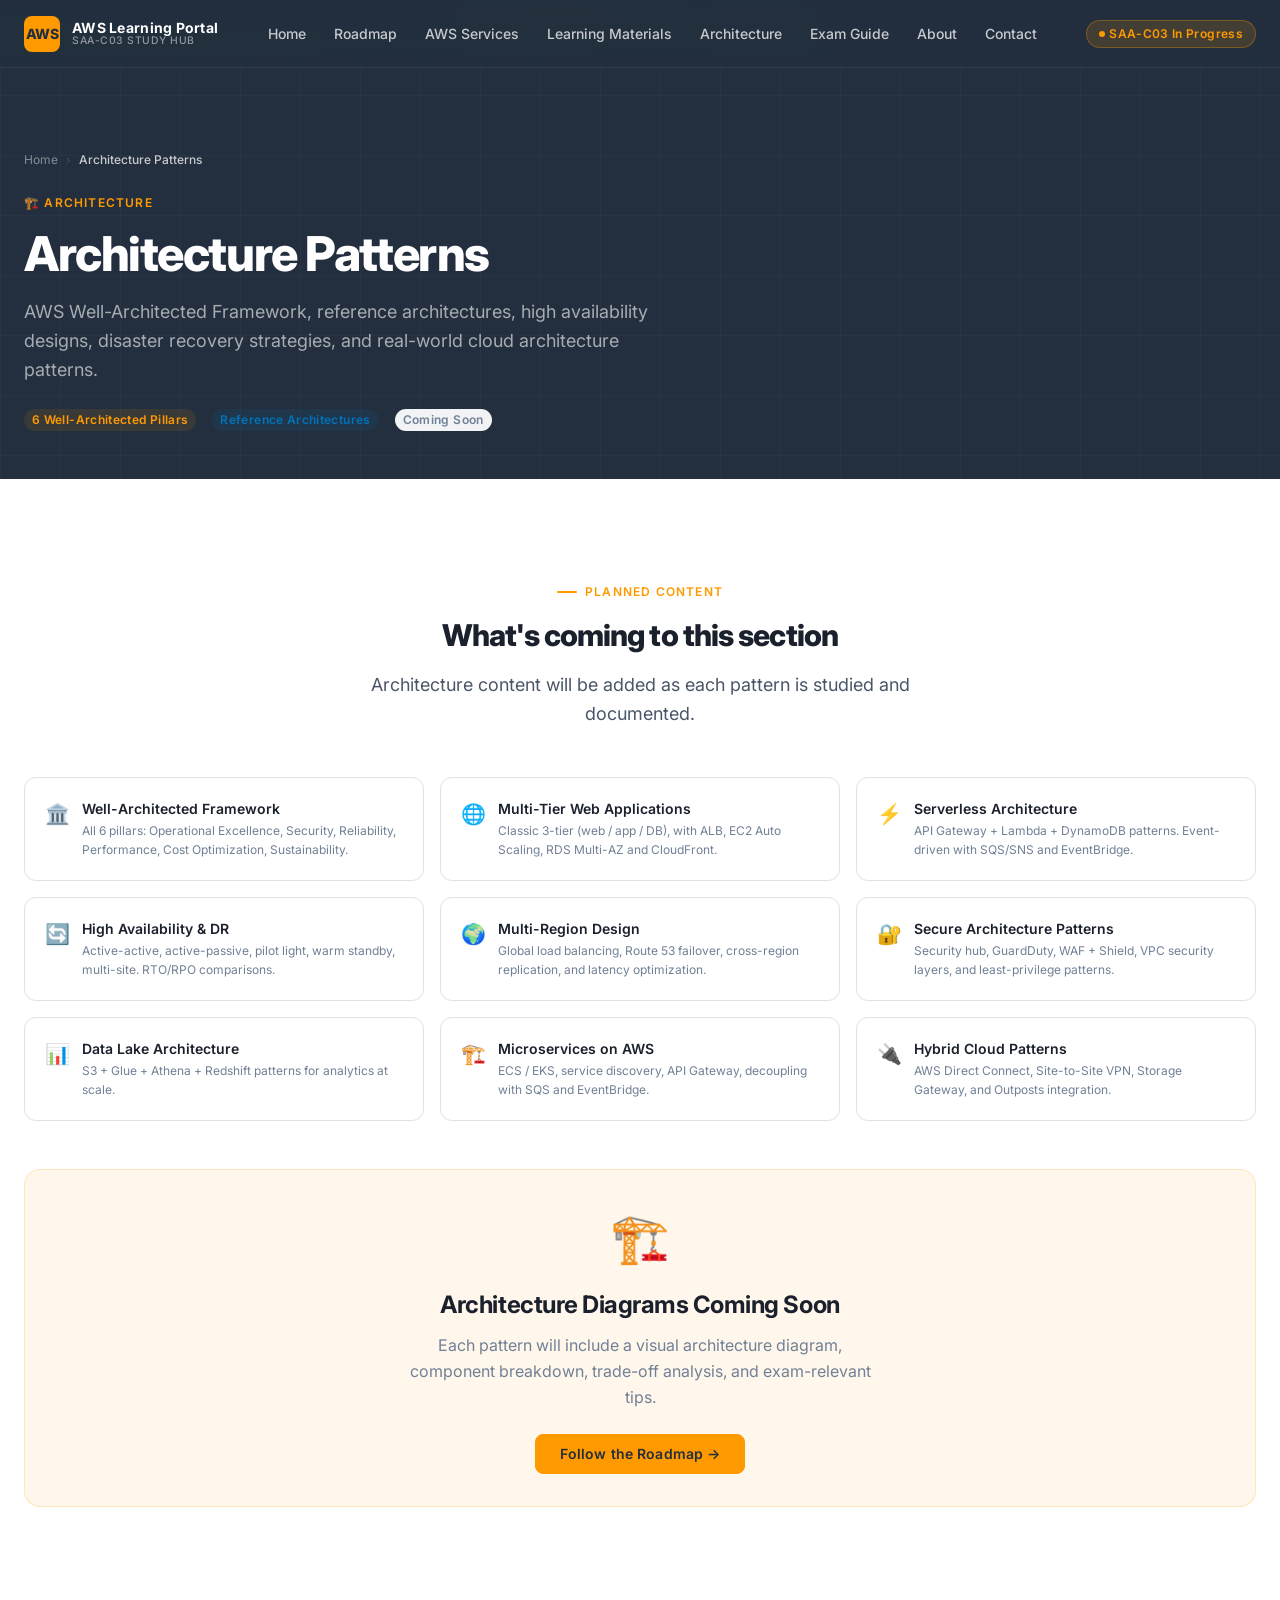
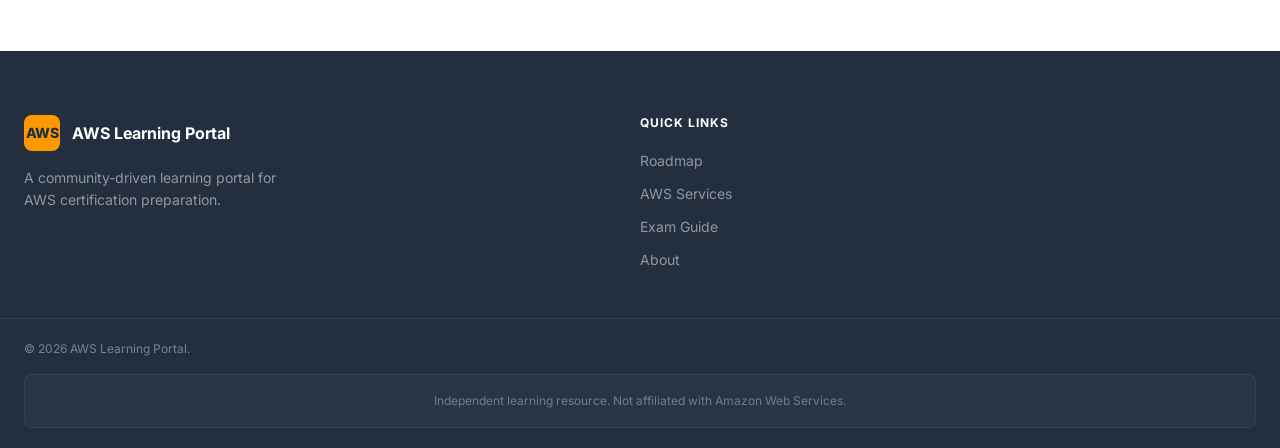
<file: architecture.html>
<!DOCTYPE html>
<html lang="en">
<head>
  <meta charset="UTF-8" />
  <meta name="viewport" content="width=device-width, initial-scale=1.0" />
  <meta name="description" content="AWS Architecture Patterns — Well-Architected Framework, reference architectures, high availability and DR designs." />
  <title>Architecture Patterns — AWS Learning Portal</title>
  <link rel="preconnect" href="https://fonts.googleapis.com" />
  <link rel="preconnect" href="https://fonts.gstatic.com" crossorigin />
  <link href="https://fonts.googleapis.com/css2?family=Inter:wght@400;500;600;700;800&display=swap" rel="stylesheet" />
  <link rel="stylesheet" href="css/style.css" />
  <link rel="stylesheet" href="css/responsive.css" />
  <link rel="icon" href="data:image/svg+xml,<svg xmlns='http://www.w3.org/2000/svg' viewBox='0 0 100 100'><rect width='100' height='100' rx='18' fill='%23232F3E'/><text y='.9em' font-size='70' x='12'>☁️</text></svg>" />
</head>
<body>

  <a class="skip-link" href="#main-content">Skip to main content</a>
  <div class="announcement-bar"><strong>📚 Currently studying:</strong> AWS SAA-C03 &nbsp;·&nbsp; <a href="services/iam.html">Start with IAM →</a></div>

  <header class="navbar" role="banner">
    <div class="navbar__inner">
      <a href="index.html" class="navbar__logo" aria-label="AWS Learning Portal home">
        <div class="navbar__logo-icon" aria-hidden="true">AWS</div>
        <div class="navbar__logo-text">
          <span class="navbar__logo-name">AWS Learning Portal</span>
          <span class="navbar__logo-tagline">SAA-C03 Study Hub</span>
        </div>
      </a>
      <nav class="navbar__nav" role="navigation" aria-label="Main navigation">
        <a href="index.html"        class="navbar__link">Home</a>
        <a href="roadmap.html"      class="navbar__link">Roadmap</a>
        <a href="services.html"     class="navbar__link">AWS Services</a>
        <a href="materials.html"    class="navbar__link">Learning Materials</a>
        <a href="architecture.html" class="navbar__link active">Architecture</a>
        <a href="exam-guide.html"   class="navbar__link">Exam Guide</a>
        <a href="about.html"        class="navbar__link">About</a>
        <a href="contact.html"      class="navbar__link">Contact</a>
      </nav>
      <div class="navbar__actions">
        <span class="navbar__badge">SAA-C03 In Progress</span>
        <button class="navbar__hamburger" aria-label="Toggle navigation" aria-expanded="false" aria-controls="mobile-menu"><span></span><span></span><span></span></button>
      </div>
    </div>
  </header>

  <div class="navbar__mobile-menu" id="mobile-menu" role="navigation" aria-label="Mobile navigation">
    <a href="index.html"        class="navbar__mobile-link">🏠 Home</a>
    <a href="roadmap.html"      class="navbar__mobile-link">🗺️ Roadmap</a>
    <a href="services.html"     class="navbar__mobile-link">⚙️ AWS Services</a>
    <a href="materials.html"    class="navbar__mobile-link">📚 Learning Materials</a>
    <a href="architecture.html" class="navbar__mobile-link">🏗️ Architecture Patterns</a>
    <a href="exam-guide.html"   class="navbar__mobile-link">📝 Exam Guide</a>
    <a href="about.html"        class="navbar__mobile-link">ℹ️ About</a>
    <a href="contact.html"      class="navbar__mobile-link">✉️ Contact</a>
  </div>

  <main id="main-content">

    <div class="page-hero">
      <div class="container page-hero__inner">
        <nav class="page-hero__breadcrumb" aria-label="Breadcrumb">
          <a href="index.html">Home</a>
          <span class="page-hero__breadcrumb-sep" aria-hidden="true">›</span>
          <span class="page-hero__breadcrumb-current">Architecture Patterns</span>
        </nav>
        <div class="page-hero__label">🏗️ Architecture</div>
        <h1 class="page-hero__title">Architecture Patterns</h1>
        <p class="page-hero__subtitle">
          AWS Well-Architected Framework, reference architectures, high availability designs,
          disaster recovery strategies, and real-world cloud architecture patterns.
        </p>
        <div class="page-hero__meta">
          <span class="badge badge--orange">6 Well-Architected Pillars</span>
          <span class="badge badge--blue">Reference Architectures</span>
          <span class="badge badge--gray">Coming Soon</span>
        </div>
      </div>
    </div>

    <section class="section" aria-labelledby="arch-title">
      <div class="container">
        <div class="section-header section-header--centered fade-in">
          <div class="section-label">Planned Content</div>
          <h2 class="section-title" id="arch-title">What's coming to this section</h2>
          <p class="section-subtitle">Architecture content will be added as each pattern is studied and documented.</p>
        </div>

        <div class="planned-list">
          <div class="planned-item fade-in">
            <span class="planned-item__icon">🏛️</span>
            <div>
              <div class="planned-item__title">Well-Architected Framework</div>
              <div class="planned-item__desc">All 6 pillars: Operational Excellence, Security, Reliability, Performance, Cost Optimization, Sustainability.</div>
            </div>
          </div>
          <div class="planned-item fade-in">
            <span class="planned-item__icon">🌐</span>
            <div>
              <div class="planned-item__title">Multi-Tier Web Applications</div>
              <div class="planned-item__desc">Classic 3-tier (web / app / DB), with ALB, EC2 Auto Scaling, RDS Multi-AZ and CloudFront.</div>
            </div>
          </div>
          <div class="planned-item fade-in">
            <span class="planned-item__icon">⚡</span>
            <div>
              <div class="planned-item__title">Serverless Architecture</div>
              <div class="planned-item__desc">API Gateway + Lambda + DynamoDB patterns. Event-driven with SQS/SNS and EventBridge.</div>
            </div>
          </div>
          <div class="planned-item fade-in">
            <span class="planned-item__icon">🔄</span>
            <div>
              <div class="planned-item__title">High Availability &amp; DR</div>
              <div class="planned-item__desc">Active-active, active-passive, pilot light, warm standby, multi-site. RTO/RPO comparisons.</div>
            </div>
          </div>
          <div class="planned-item fade-in">
            <span class="planned-item__icon">🌍</span>
            <div>
              <div class="planned-item__title">Multi-Region Design</div>
              <div class="planned-item__desc">Global load balancing, Route 53 failover, cross-region replication, and latency optimization.</div>
            </div>
          </div>
          <div class="planned-item fade-in">
            <span class="planned-item__icon">🔐</span>
            <div>
              <div class="planned-item__title">Secure Architecture Patterns</div>
              <div class="planned-item__desc">Security hub, GuardDuty, WAF + Shield, VPC security layers, and least-privilege patterns.</div>
            </div>
          </div>
          <div class="planned-item fade-in">
            <span class="planned-item__icon">📊</span>
            <div>
              <div class="planned-item__title">Data Lake Architecture</div>
              <div class="planned-item__desc">S3 + Glue + Athena + Redshift patterns for analytics at scale.</div>
            </div>
          </div>
          <div class="planned-item fade-in">
            <span class="planned-item__icon">🏗️</span>
            <div>
              <div class="planned-item__title">Microservices on AWS</div>
              <div class="planned-item__desc">ECS / EKS, service discovery, API Gateway, decoupling with SQS and EventBridge.</div>
            </div>
          </div>
          <div class="planned-item fade-in">
            <span class="planned-item__icon">🔌</span>
            <div>
              <div class="planned-item__title">Hybrid Cloud Patterns</div>
              <div class="planned-item__desc">AWS Direct Connect, Site-to-Site VPN, Storage Gateway, and Outposts integration.</div>
            </div>
          </div>
        </div>

        <div class="coming-soon-banner fade-in">
          <span class="coming-soon-banner__icon" aria-hidden="true">🏗️</span>
          <h2 class="coming-soon-banner__title">Architecture Diagrams Coming Soon</h2>
          <p class="coming-soon-banner__text">
            Each pattern will include a visual architecture diagram, component breakdown,
            trade-off analysis, and exam-relevant tips.
          </p>
          <a href="roadmap.html" class="btn btn--primary">Follow the Roadmap →</a>
        </div>
      </div>
    </section>

  </main>

  <footer class="footer" role="contentinfo">
    <div class="footer__main">
      <div class="container">
        <div class="footer__grid">
          <div class="footer__brand">
            <a href="index.html" class="footer__brand-logo"><div class="footer__brand-icon" aria-hidden="true">AWS</div><span class="footer__brand-name">AWS Learning Portal</span></a>
            <p class="footer__brand-desc">A community-driven learning portal for AWS certification preparation.</p>
          </div>
          <div class="footer__col">
            <h3 class="footer__col-title">Quick Links</h3>
            <ul class="footer__links">
              <li><a href="roadmap.html"    class="footer__link">Roadmap</a></li>
              <li><a href="services.html"   class="footer__link">AWS Services</a></li>
              <li><a href="exam-guide.html" class="footer__link">Exam Guide</a></li>
              <li><a href="about.html"      class="footer__link">About</a></li>
            </ul>
          </div>
          <div class="footer__col">
            <h3 class="footer__col-title">Official AWS</h3>
            <ul class="footer__links">
              <li><a href="https://docs.aws.amazon.com" target="_blank" rel="noopener noreferrer" class="footer__link footer__link-ext">AWS Documentation</a></li>
              <li><a href="https://aws.amazon.com/architecture/" target="_blank" rel="noopener noreferrer" class="footer__link footer__link-ext">AWS Architecture Center</a></li>
            </ul>
          </div>
        </div>
      </div>
    </div>
    <div class="footer__bottom">
      <div class="container">
        <div class="footer__bottom-inner">
          <p class="footer__copy">&copy; <span id="footer-year"></span> AWS Learning Portal.</p>
        </div>
        <p class="footer__disclaimer">Independent learning resource. Not affiliated with Amazon Web Services.</p>
      </div>
    </div>
  </footer>

  <script src="js/app.js"></script>
  <script>document.getElementById('footer-year').textContent = new Date().getFullYear();</script>
</body>
</html>
</file>
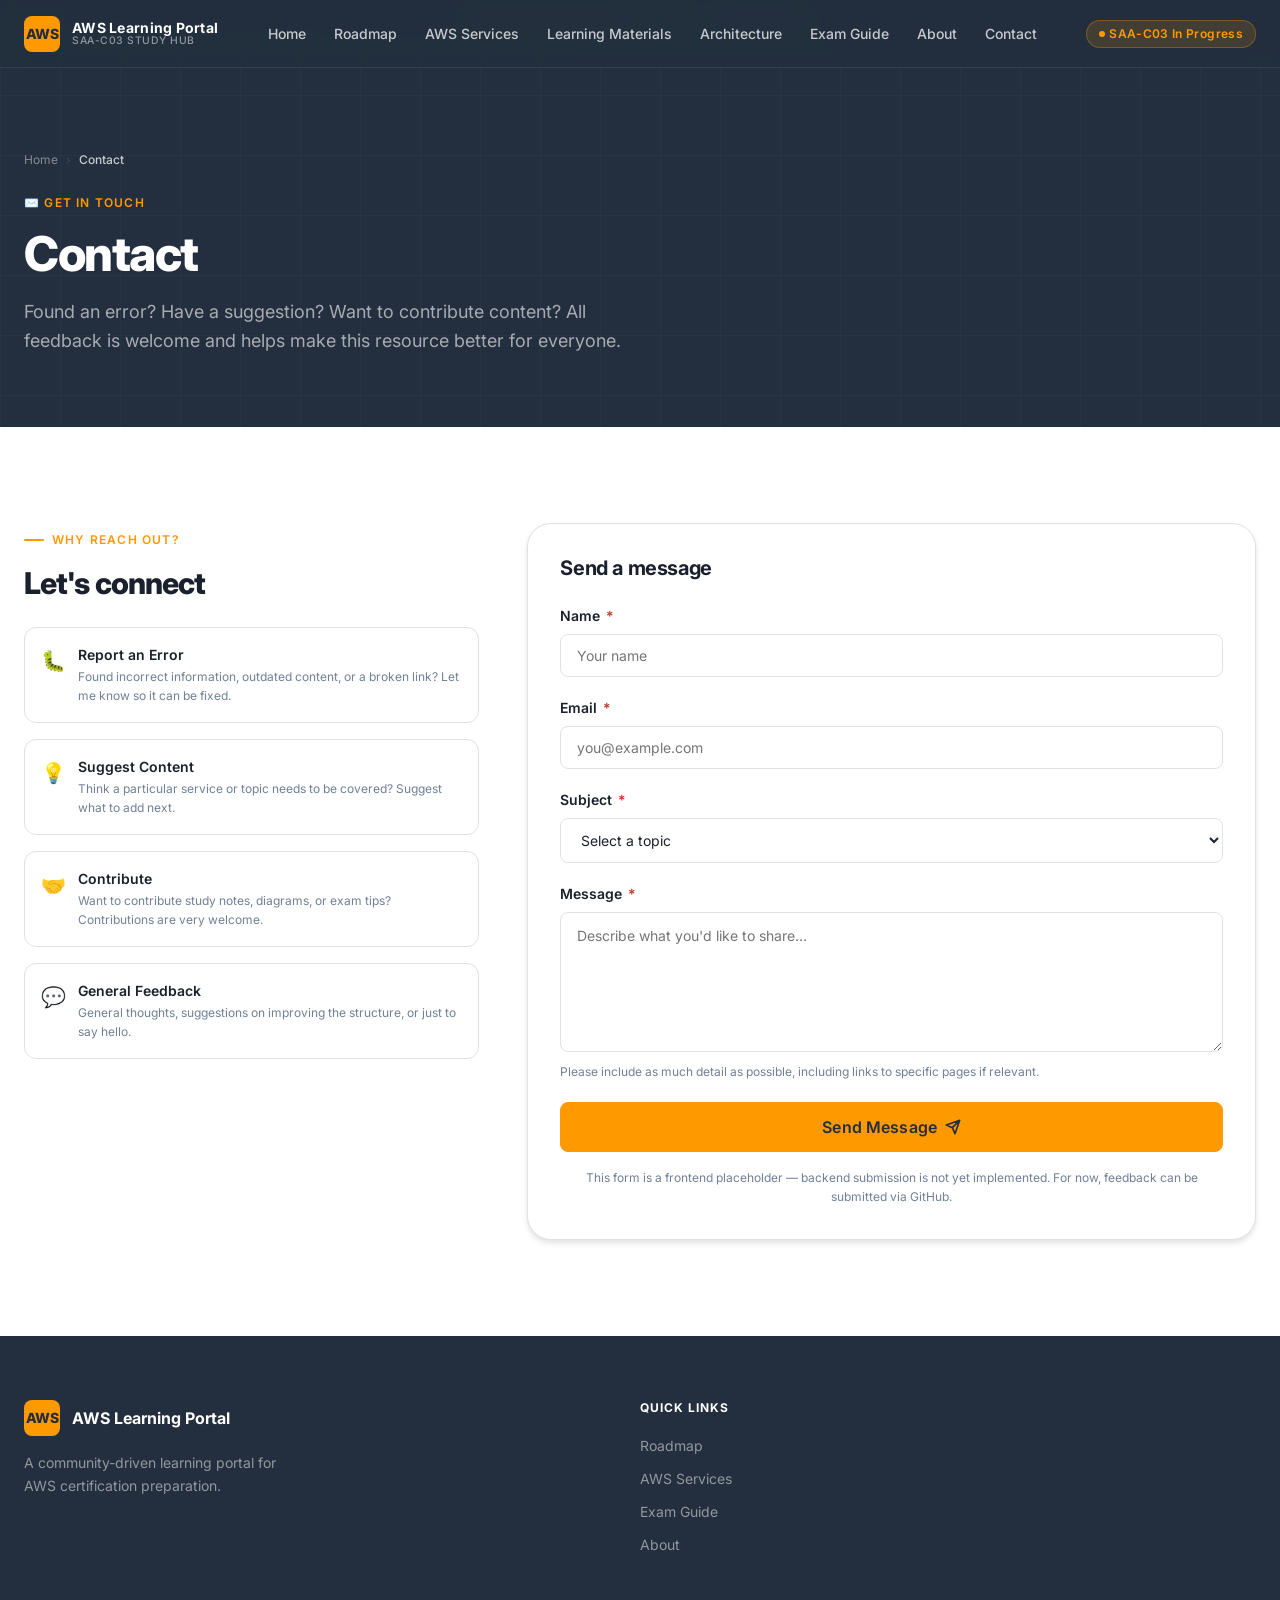
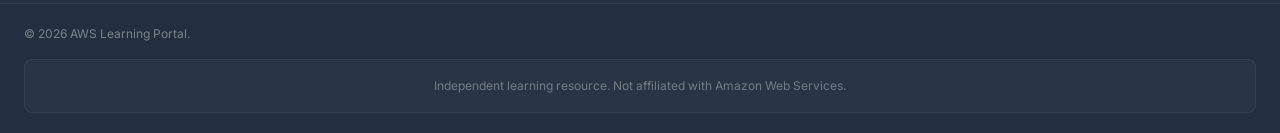
<file: contact.html>
<!DOCTYPE html>
<html lang="en">
<head>
  <meta charset="UTF-8" />
  <meta name="viewport" content="width=device-width, initial-scale=1.0" />
  <meta name="description" content="Contact the AWS Learning Portal — submit corrections, suggestions, or get in touch." />
  <title>Contact — AWS Learning Portal</title>
  <link rel="preconnect" href="https://fonts.googleapis.com" />
  <link rel="preconnect" href="https://fonts.gstatic.com" crossorigin />
  <link href="https://fonts.googleapis.com/css2?family=Inter:wght@400;500;600;700;800&display=swap" rel="stylesheet" />
  <link rel="stylesheet" href="css/style.css" />
  <link rel="stylesheet" href="css/responsive.css" />
  <style>
    /* Contact form styles (page-scoped) */
    .contact-grid {
      display: grid;
      grid-template-columns: 1fr 1.6fr;
      gap: var(--space-12);
      align-items: start;
    }
    .contact-reasons { display: flex; flex-direction: column; gap: var(--space-4); }
    .contact-reason {
      display: flex; align-items: flex-start; gap: var(--space-3);
      padding: var(--space-4); background: var(--color-white);
      border: 1px solid var(--color-border); border-radius: var(--radius-lg);
    }
    .contact-reason__icon { font-size: 1.25rem; flex-shrink: 0; margin-top: 2px; }
    .contact-reason__title { font-size: var(--text-sm); font-weight: var(--font-semibold); color: var(--color-text-primary); margin-bottom: 2px; }
    .contact-reason__desc  { font-size: var(--text-xs); color: var(--color-text-muted); line-height: var(--leading-relaxed); }
    .form-card {
      background: var(--color-white); border: 1px solid var(--color-border);
      border-radius: var(--radius-2xl); padding: var(--space-8); box-shadow: var(--shadow-md);
    }
    .form-card__title { font-size: var(--text-xl); font-weight: var(--font-bold); color: var(--color-text-primary); margin-bottom: var(--space-6); }
    .form-group { margin-bottom: var(--space-5); }
    .form-label { display: block; font-size: var(--text-sm); font-weight: var(--font-semibold); color: var(--color-text-primary); margin-bottom: var(--space-2); }
    .form-label span { color: var(--color-accent-red); margin-left: 2px; }
    .form-input, .form-select, .form-textarea {
      width: 100%; padding: var(--space-3) var(--space-4);
      font-family: var(--font-sans); font-size: var(--text-sm);
      color: var(--color-text-primary); background: var(--color-white);
      border: 1.5px solid var(--color-border); border-radius: var(--radius-md);
      transition: border-color var(--transition-fast), box-shadow var(--transition-fast);
      outline: none;
    }
    .form-input:focus, .form-select:focus, .form-textarea:focus {
      border-color: var(--color-aws-orange);
      box-shadow: 0 0 0 3px rgba(255,153,0,0.12);
    }
    .form-textarea { resize: vertical; min-height: 140px; line-height: var(--leading-relaxed); }
    .form-hint { font-size: var(--text-xs); color: var(--color-text-muted); margin-top: var(--space-1); }
    .form-submit { width: 100%; padding: var(--space-4); font-size: var(--text-base); }
    .form-note { font-size: var(--text-xs); color: var(--color-text-muted); text-align: center; margin-top: var(--space-4); line-height: var(--leading-relaxed); }
    @media (max-width: 768px) { .contact-grid { grid-template-columns: 1fr; } }
  </style>
  <link rel="icon" href="data:image/svg+xml,<svg xmlns='http://www.w3.org/2000/svg' viewBox='0 0 100 100'><rect width='100' height='100' rx='18' fill='%23232F3E'/><text y='.9em' font-size='70' x='12'>☁️</text></svg>" />
</head>
<body>

  <a class="skip-link" href="#main-content">Skip to main content</a>
  <div class="announcement-bar"><strong>📚 Currently studying:</strong> AWS SAA-C03 &nbsp;·&nbsp; <a href="services/iam.html">Start with IAM →</a></div>

  <header class="navbar" role="banner">
    <div class="navbar__inner">
      <a href="index.html" class="navbar__logo" aria-label="AWS Learning Portal home">
        <div class="navbar__logo-icon" aria-hidden="true">AWS</div>
        <div class="navbar__logo-text">
          <span class="navbar__logo-name">AWS Learning Portal</span>
          <span class="navbar__logo-tagline">SAA-C03 Study Hub</span>
        </div>
      </a>
      <nav class="navbar__nav" role="navigation" aria-label="Main navigation">
        <a href="index.html"        class="navbar__link">Home</a>
        <a href="roadmap.html"      class="navbar__link">Roadmap</a>
        <a href="services.html"     class="navbar__link">AWS Services</a>
        <a href="materials.html"    class="navbar__link">Learning Materials</a>
        <a href="architecture.html" class="navbar__link">Architecture</a>
        <a href="exam-guide.html"   class="navbar__link">Exam Guide</a>
        <a href="about.html"        class="navbar__link">About</a>
        <a href="contact.html"      class="navbar__link active">Contact</a>
      </nav>
      <div class="navbar__actions">
        <span class="navbar__badge">SAA-C03 In Progress</span>
        <button class="navbar__hamburger" aria-label="Toggle navigation" aria-expanded="false" aria-controls="mobile-menu"><span></span><span></span><span></span></button>
      </div>
    </div>
  </header>

  <div class="navbar__mobile-menu" id="mobile-menu" role="navigation" aria-label="Mobile navigation">
    <a href="index.html"        class="navbar__mobile-link">🏠 Home</a>
    <a href="roadmap.html"      class="navbar__mobile-link">🗺️ Roadmap</a>
    <a href="services.html"     class="navbar__mobile-link">⚙️ AWS Services</a>
    <a href="materials.html"    class="navbar__mobile-link">📚 Learning Materials</a>
    <a href="architecture.html" class="navbar__mobile-link">🏗️ Architecture Patterns</a>
    <a href="exam-guide.html"   class="navbar__mobile-link">📝 Exam Guide</a>
    <a href="about.html"        class="navbar__mobile-link">ℹ️ About</a>
    <a href="contact.html"      class="navbar__mobile-link">✉️ Contact</a>
  </div>

  <main id="main-content">

    <div class="page-hero">
      <div class="container page-hero__inner">
        <nav class="page-hero__breadcrumb" aria-label="Breadcrumb">
          <a href="index.html">Home</a>
          <span class="page-hero__breadcrumb-sep" aria-hidden="true">›</span>
          <span class="page-hero__breadcrumb-current">Contact</span>
        </nav>
        <div class="page-hero__label">✉️ Get in Touch</div>
        <h1 class="page-hero__title">Contact</h1>
        <p class="page-hero__subtitle">
          Found an error? Have a suggestion? Want to contribute content?
          All feedback is welcome and helps make this resource better for everyone.
        </p>
      </div>
    </div>

    <section class="section" id="contact-form" aria-labelledby="contact-title">
      <div class="container">
        <div class="contact-grid">

          <!-- Left: Reasons to contact -->
          <div class="fade-in">
            <div class="section-label">Why reach out?</div>
            <h2 class="section-title" id="contact-title" style="margin-bottom: var(--space-6);">Let's connect</h2>
            <div class="contact-reasons">
              <div class="contact-reason">
                <span class="contact-reason__icon">🐛</span>
                <div>
                  <div class="contact-reason__title">Report an Error</div>
                  <div class="contact-reason__desc">Found incorrect information, outdated content, or a broken link? Let me know so it can be fixed.</div>
                </div>
              </div>
              <div class="contact-reason">
                <span class="contact-reason__icon">💡</span>
                <div>
                  <div class="contact-reason__title">Suggest Content</div>
                  <div class="contact-reason__desc">Think a particular service or topic needs to be covered? Suggest what to add next.</div>
                </div>
              </div>
              <div class="contact-reason">
                <span class="contact-reason__icon">🤝</span>
                <div>
                  <div class="contact-reason__title">Contribute</div>
                  <div class="contact-reason__desc">Want to contribute study notes, diagrams, or exam tips? Contributions are very welcome.</div>
                </div>
              </div>
              <div class="contact-reason">
                <span class="contact-reason__icon">💬</span>
                <div>
                  <div class="contact-reason__title">General Feedback</div>
                  <div class="contact-reason__desc">General thoughts, suggestions on improving the structure, or just to say hello.</div>
                </div>
              </div>
            </div>
          </div>

          <!-- Right: Contact Form -->
          <div class="fade-in">
            <div class="form-card">
              <h2 class="form-card__title">Send a message</h2>
              <form action="#" method="post" novalidate aria-label="Contact form">

                <div class="form-group">
                  <label for="contact-name" class="form-label">Name <span aria-label="required">*</span></label>
                  <input type="text" id="contact-name" name="name" class="form-input" placeholder="Your name" required autocomplete="name" />
                </div>

                <div class="form-group">
                  <label for="contact-email" class="form-label">Email <span aria-label="required">*</span></label>
                  <input type="email" id="contact-email" name="email" class="form-input" placeholder="you@example.com" required autocomplete="email" />
                </div>

                <div class="form-group">
                  <label for="contact-subject" class="form-label">Subject <span aria-label="required">*</span></label>
                  <select id="contact-subject" name="subject" class="form-select" required>
                    <option value="" disabled selected>Select a topic</option>
                    <option value="error">Report an error / outdated content</option>
                    <option value="suggestion">Content suggestion</option>
                    <option value="contribute">I want to contribute</option>
                    <option value="feedback">General feedback</option>
                    <option value="other">Other</option>
                  </select>
                </div>

                <div class="form-group">
                  <label for="contact-message" class="form-label">Message <span aria-label="required">*</span></label>
                  <textarea id="contact-message" name="message" class="form-textarea" placeholder="Describe what you'd like to share…" required></textarea>
                  <p class="form-hint">Please include as much detail as possible, including links to specific pages if relevant.</p>
                </div>

                <button type="submit" class="btn btn--primary form-submit">
                  Send Message
                  <svg width="16" height="16" viewBox="0 0 24 24" fill="none" stroke="currentColor" stroke-width="2.5" stroke-linecap="round" stroke-linejoin="round" aria-hidden="true"><path d="M22 2L11 13M22 2L15 22l-4-9-9-4 20-7z"/></svg>
                </button>

                <p class="form-note">
                  This form is a frontend placeholder — backend submission is not yet implemented.
                  For now, feedback can be submitted via GitHub.
                </p>

              </form>
            </div>
          </div>

        </div>
      </div>
    </section>

  </main>

  <footer class="footer" role="contentinfo">
    <div class="footer__main">
      <div class="container">
        <div class="footer__grid">
          <div class="footer__brand">
            <a href="index.html" class="footer__brand-logo"><div class="footer__brand-icon" aria-hidden="true">AWS</div><span class="footer__brand-name">AWS Learning Portal</span></a>
            <p class="footer__brand-desc">A community-driven learning portal for AWS certification preparation.</p>
          </div>
          <div class="footer__col">
            <h3 class="footer__col-title">Quick Links</h3>
            <ul class="footer__links">
              <li><a href="roadmap.html"  class="footer__link">Roadmap</a></li>
              <li><a href="services.html" class="footer__link">AWS Services</a></li>
              <li><a href="exam-guide.html" class="footer__link">Exam Guide</a></li>
              <li><a href="about.html"    class="footer__link">About</a></li>
            </ul>
          </div>
          <div class="footer__col">
            <h3 class="footer__col-title">Official AWS</h3>
            <ul class="footer__links">
              <li><a href="https://docs.aws.amazon.com" target="_blank" rel="noopener noreferrer" class="footer__link footer__link-ext">AWS Documentation</a></li>
              <li><a href="https://skillbuilder.aws"    target="_blank" rel="noopener noreferrer" class="footer__link footer__link-ext">AWS Skill Builder</a></li>
            </ul>
          </div>
        </div>
      </div>
    </div>
    <div class="footer__bottom">
      <div class="container">
        <div class="footer__bottom-inner">
          <p class="footer__copy">&copy; <span id="footer-year"></span> AWS Learning Portal.</p>
        </div>
        <p class="footer__disclaimer">Independent learning resource. Not affiliated with Amazon Web Services.</p>
      </div>
    </div>
  </footer>

  <script src="js/app.js"></script>
  <script>document.getElementById('footer-year').textContent = new Date().getFullYear();</script>
</body>
</html>
</file>
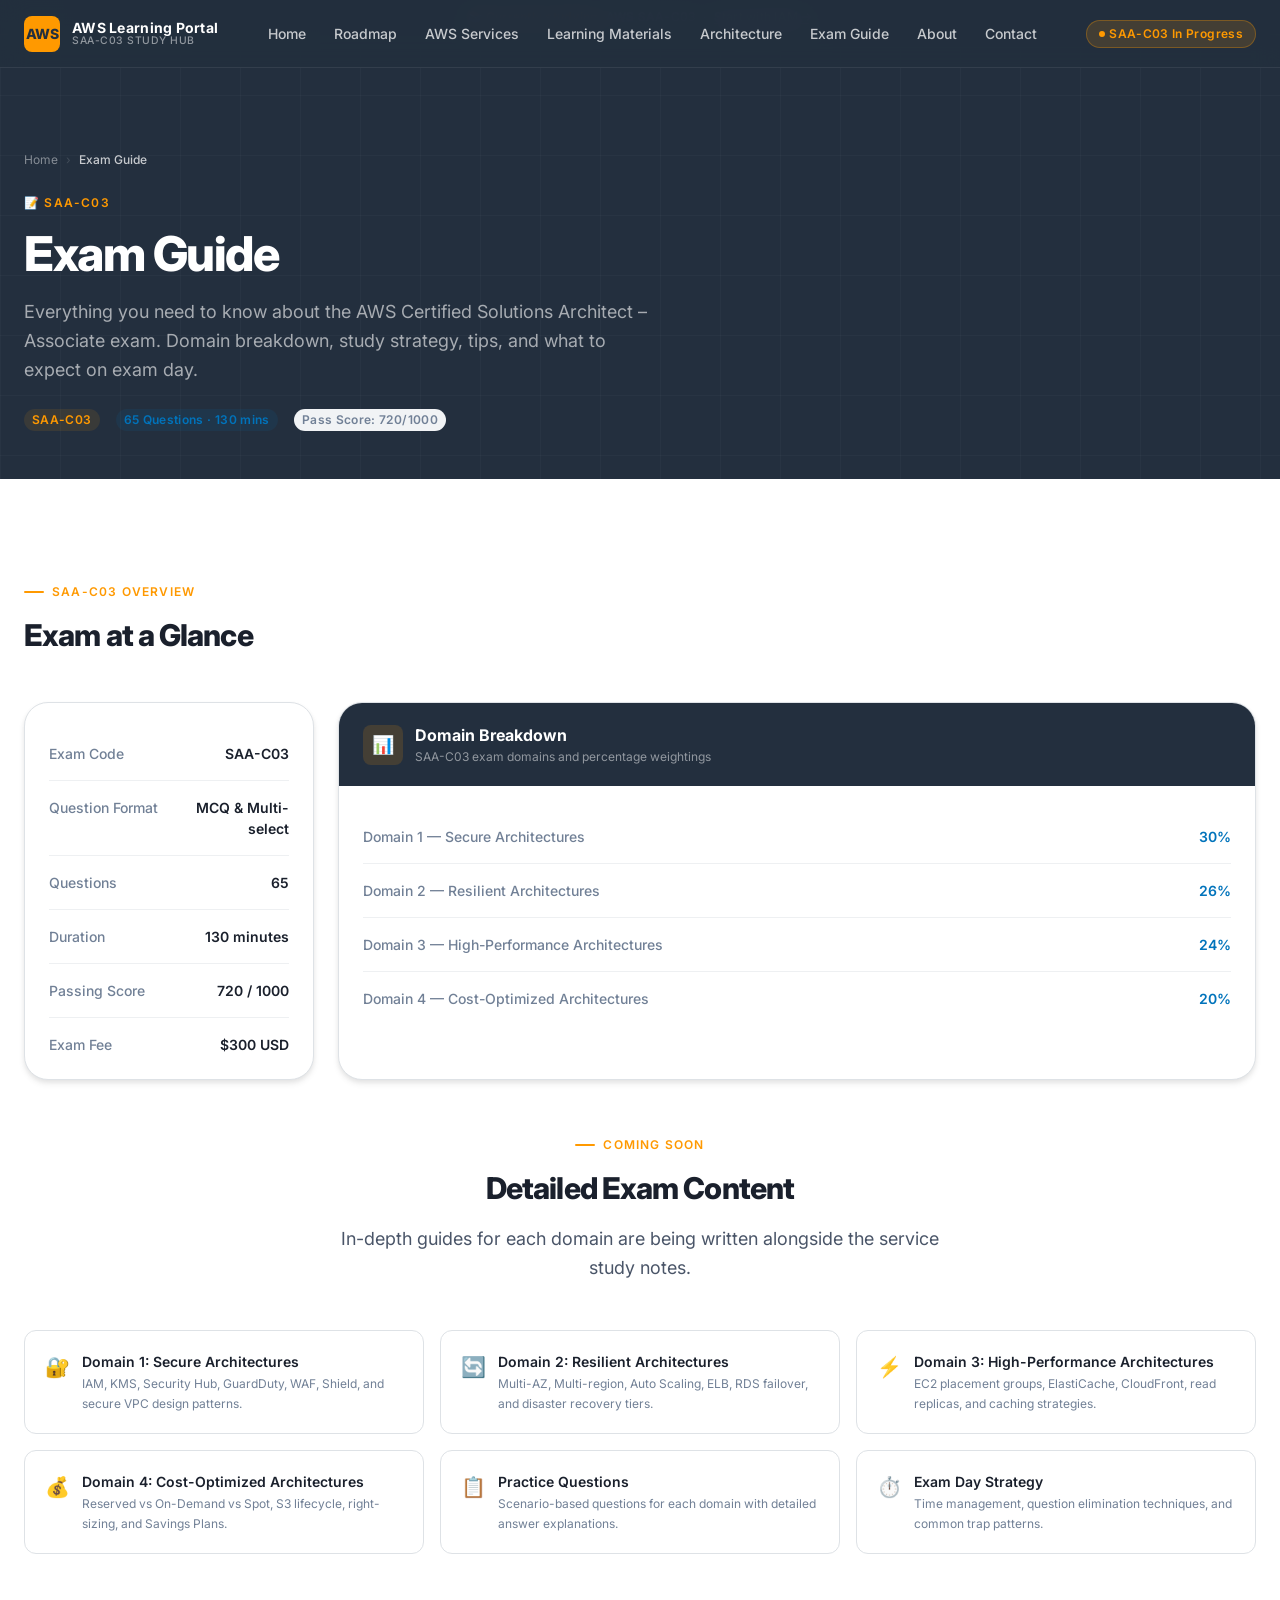
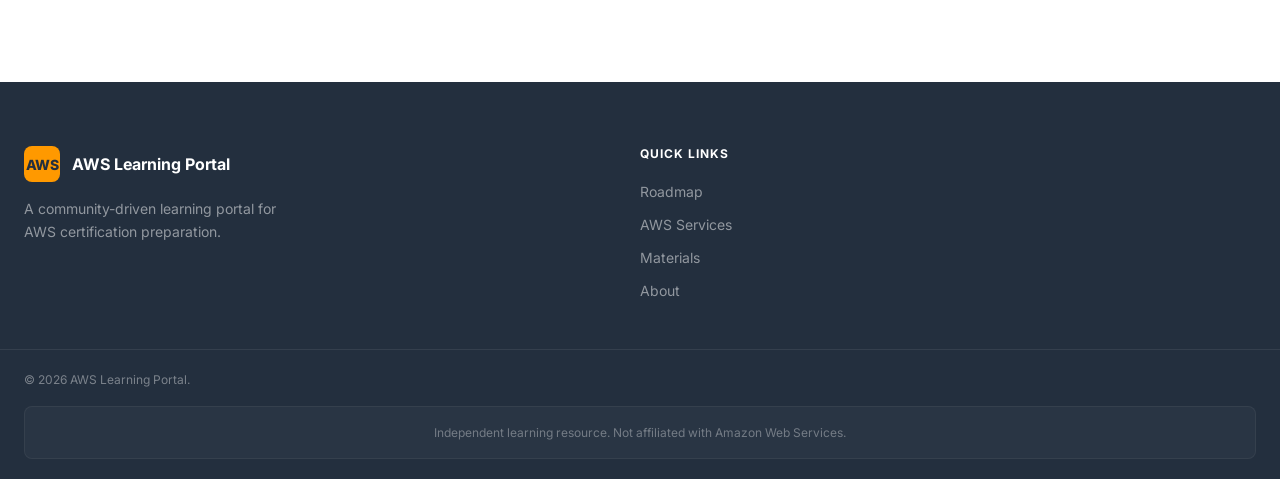
<file: exam-guide.html>
<!DOCTYPE html>
<html lang="en">
<head>
  <meta charset="UTF-8" />
  <meta name="viewport" content="width=device-width, initial-scale=1.0" />
  <meta name="description" content="AWS SAA-C03 Exam Guide — domain breakdown, study strategy, exam tips and practice resources." />
  <title>Exam Guide — AWS Learning Portal</title>
  <link rel="preconnect" href="https://fonts.googleapis.com" />
  <link rel="preconnect" href="https://fonts.gstatic.com" crossorigin />
  <link href="https://fonts.googleapis.com/css2?family=Inter:wght@400;500;600;700;800&display=swap" rel="stylesheet" />
  <link rel="stylesheet" href="css/style.css" />
  <link rel="stylesheet" href="css/responsive.css" />
  <link rel="icon" href="data:image/svg+xml,<svg xmlns='http://www.w3.org/2000/svg' viewBox='0 0 100 100'><rect width='100' height='100' rx='18' fill='%23232F3E'/><text y='.9em' font-size='70' x='12'>☁️</text></svg>" />
</head>
<body>

  <a class="skip-link" href="#main-content">Skip to main content</a>
  <div class="announcement-bar"><strong>📚 Currently studying:</strong> AWS SAA-C03 &nbsp;·&nbsp; <a href="services/iam.html">Start with IAM →</a></div>

  <header class="navbar" role="banner">
    <div class="navbar__inner">
      <a href="index.html" class="navbar__logo" aria-label="AWS Learning Portal home">
        <div class="navbar__logo-icon" aria-hidden="true">AWS</div>
        <div class="navbar__logo-text">
          <span class="navbar__logo-name">AWS Learning Portal</span>
          <span class="navbar__logo-tagline">SAA-C03 Study Hub</span>
        </div>
      </a>
      <nav class="navbar__nav" role="navigation" aria-label="Main navigation">
        <a href="index.html"        class="navbar__link">Home</a>
        <a href="roadmap.html"      class="navbar__link">Roadmap</a>
        <a href="services.html"     class="navbar__link">AWS Services</a>
        <a href="materials.html"    class="navbar__link">Learning Materials</a>
        <a href="architecture.html" class="navbar__link">Architecture</a>
        <a href="exam-guide.html"   class="navbar__link active">Exam Guide</a>
        <a href="about.html"        class="navbar__link">About</a>
        <a href="contact.html"      class="navbar__link">Contact</a>
      </nav>
      <div class="navbar__actions">
        <span class="navbar__badge">SAA-C03 In Progress</span>
        <button class="navbar__hamburger" aria-label="Toggle navigation" aria-expanded="false" aria-controls="mobile-menu"><span></span><span></span><span></span></button>
      </div>
    </div>
  </header>

  <div class="navbar__mobile-menu" id="mobile-menu" role="navigation" aria-label="Mobile navigation">
    <a href="index.html"        class="navbar__mobile-link">🏠 Home</a>
    <a href="roadmap.html"      class="navbar__mobile-link">🗺️ Roadmap</a>
    <a href="services.html"     class="navbar__mobile-link">⚙️ AWS Services</a>
    <a href="materials.html"    class="navbar__mobile-link">📚 Learning Materials</a>
    <a href="architecture.html" class="navbar__mobile-link">🏗️ Architecture Patterns</a>
    <a href="exam-guide.html"   class="navbar__mobile-link">📝 Exam Guide</a>
    <a href="about.html"        class="navbar__mobile-link">ℹ️ About</a>
    <a href="contact.html"      class="navbar__mobile-link">✉️ Contact</a>
  </div>

  <main id="main-content">

    <div class="page-hero">
      <div class="container page-hero__inner">
        <nav class="page-hero__breadcrumb" aria-label="Breadcrumb">
          <a href="index.html">Home</a>
          <span class="page-hero__breadcrumb-sep" aria-hidden="true">›</span>
          <span class="page-hero__breadcrumb-current">Exam Guide</span>
        </nav>
        <div class="page-hero__label">📝 SAA-C03</div>
        <h1 class="page-hero__title">Exam Guide</h1>
        <p class="page-hero__subtitle">
          Everything you need to know about the AWS Certified Solutions Architect – Associate exam.
          Domain breakdown, study strategy, tips, and what to expect on exam day.
        </p>
        <div class="page-hero__meta">
          <span class="badge badge--orange">SAA-C03</span>
          <span class="badge badge--blue">65 Questions · 130 mins</span>
          <span class="badge badge--gray">Pass Score: 720/1000</span>
        </div>
      </div>
    </div>

    <!-- Exam Overview -->
    <section class="section" id="overview" aria-labelledby="exam-overview-title">
      <div class="container">
        <div class="section-header fade-in">
          <div class="section-label">SAA-C03 Overview</div>
          <h2 class="section-title" id="exam-overview-title">Exam at a Glance</h2>
        </div>

        <div class="grid grid-4 fade-in stagger" style="margin-bottom: var(--space-12);">
          <div class="status-card">
            <div class="status-card__body">
              <div class="status-row">
                <span class="status-row__label">Exam Code</span>
                <span class="status-row__value">SAA-C03</span>
              </div>
              <div class="status-row">
                <span class="status-row__label">Question Format</span>
                <span class="status-row__value">MCQ &amp; Multi-select</span>
              </div>
              <div class="status-row">
                <span class="status-row__label">Questions</span>
                <span class="status-row__value">65</span>
              </div>
              <div class="status-row">
                <span class="status-row__label">Duration</span>
                <span class="status-row__value">130 minutes</span>
              </div>
              <div class="status-row">
                <span class="status-row__label">Passing Score</span>
                <span class="status-row__value">720 / 1000</span>
              </div>
              <div class="status-row">
                <span class="status-row__label">Exam Fee</span>
                <span class="status-row__value">$300 USD</span>
              </div>
            </div>
          </div>

          <div class="status-card" style="grid-column: span 3;">
            <div class="status-card__header">
              <div class="status-card__header-icon" aria-hidden="true">📊</div>
              <div>
                <div class="status-card__header-title">Domain Breakdown</div>
                <div class="status-card__header-sub">SAA-C03 exam domains and percentage weightings</div>
              </div>
            </div>
            <div class="status-card__body">
              <div class="status-row">
                <span class="status-row__label">Domain 1 — Secure Architectures</span>
                <span class="status-row__value" style="color: var(--color-accent-blue);">30%</span>
              </div>
              <div class="status-row">
                <span class="status-row__label">Domain 2 — Resilient Architectures</span>
                <span class="status-row__value" style="color: var(--color-accent-blue);">26%</span>
              </div>
              <div class="status-row">
                <span class="status-row__label">Domain 3 — High-Performance Architectures</span>
                <span class="status-row__value" style="color: var(--color-accent-blue);">24%</span>
              </div>
              <div class="status-row">
                <span class="status-row__label">Domain 4 — Cost-Optimized Architectures</span>
                <span class="status-row__value" style="color: var(--color-accent-blue);">20%</span>
              </div>
            </div>
          </div>
        </div>

        <!-- Planned content -->
        <div class="section-header section-header--centered fade-in" style="margin-top: var(--space-12);">
          <div class="section-label">Coming Soon</div>
          <h2 class="section-title">Detailed Exam Content</h2>
          <p class="section-subtitle">In-depth guides for each domain are being written alongside the service study notes.</p>
        </div>

        <div class="planned-list">
          <div class="planned-item fade-in">
            <span class="planned-item__icon">🔐</span>
            <div>
              <div class="planned-item__title">Domain 1: Secure Architectures</div>
              <div class="planned-item__desc">IAM, KMS, Security Hub, GuardDuty, WAF, Shield, and secure VPC design patterns.</div>
            </div>
          </div>
          <div class="planned-item fade-in">
            <span class="planned-item__icon">🔄</span>
            <div>
              <div class="planned-item__title">Domain 2: Resilient Architectures</div>
              <div class="planned-item__desc">Multi-AZ, Multi-region, Auto Scaling, ELB, RDS failover, and disaster recovery tiers.</div>
            </div>
          </div>
          <div class="planned-item fade-in">
            <span class="planned-item__icon">⚡</span>
            <div>
              <div class="planned-item__title">Domain 3: High-Performance Architectures</div>
              <div class="planned-item__desc">EC2 placement groups, ElastiCache, CloudFront, read replicas, and caching strategies.</div>
            </div>
          </div>
          <div class="planned-item fade-in">
            <span class="planned-item__icon">💰</span>
            <div>
              <div class="planned-item__title">Domain 4: Cost-Optimized Architectures</div>
              <div class="planned-item__desc">Reserved vs On-Demand vs Spot, S3 lifecycle, right-sizing, and Savings Plans.</div>
            </div>
          </div>
          <div class="planned-item fade-in">
            <span class="planned-item__icon">📋</span>
            <div>
              <div class="planned-item__title">Practice Questions</div>
              <div class="planned-item__desc">Scenario-based questions for each domain with detailed answer explanations.</div>
            </div>
          </div>
          <div class="planned-item fade-in">
            <span class="planned-item__icon">⏱️</span>
            <div>
              <div class="planned-item__title">Exam Day Strategy</div>
              <div class="planned-item__desc">Time management, question elimination techniques, and common trap patterns.</div>
            </div>
          </div>
        </div>

      </div>
    </section>

  </main>

  <footer class="footer" role="contentinfo">
    <div class="footer__main">
      <div class="container">
        <div class="footer__grid">
          <div class="footer__brand">
            <a href="index.html" class="footer__brand-logo"><div class="footer__brand-icon" aria-hidden="true">AWS</div><span class="footer__brand-name">AWS Learning Portal</span></a>
            <p class="footer__brand-desc">A community-driven learning portal for AWS certification preparation.</p>
          </div>
          <div class="footer__col">
            <h3 class="footer__col-title">Quick Links</h3>
            <ul class="footer__links">
              <li><a href="roadmap.html"  class="footer__link">Roadmap</a></li>
              <li><a href="services.html" class="footer__link">AWS Services</a></li>
              <li><a href="materials.html" class="footer__link">Materials</a></li>
              <li><a href="about.html"    class="footer__link">About</a></li>
            </ul>
          </div>
          <div class="footer__col">
            <h3 class="footer__col-title">Official AWS</h3>
            <ul class="footer__links">
              <li><a href="https://aws.amazon.com/certification/certified-solutions-architect-associate/" target="_blank" rel="noopener noreferrer" class="footer__link footer__link-ext">SAA-C03 Exam Page</a></li>
              <li><a href="https://skillbuilder.aws" target="_blank" rel="noopener noreferrer" class="footer__link footer__link-ext">AWS Skill Builder</a></li>
            </ul>
          </div>
        </div>
      </div>
    </div>
    <div class="footer__bottom">
      <div class="container">
        <div class="footer__bottom-inner">
          <p class="footer__copy">&copy; <span id="footer-year"></span> AWS Learning Portal.</p>
        </div>
        <p class="footer__disclaimer">Independent learning resource. Not affiliated with Amazon Web Services.</p>
      </div>
    </div>
  </footer>

  <script src="js/app.js"></script>
  <script>document.getElementById('footer-year').textContent = new Date().getFullYear();</script>
</body>
</html>
</file>
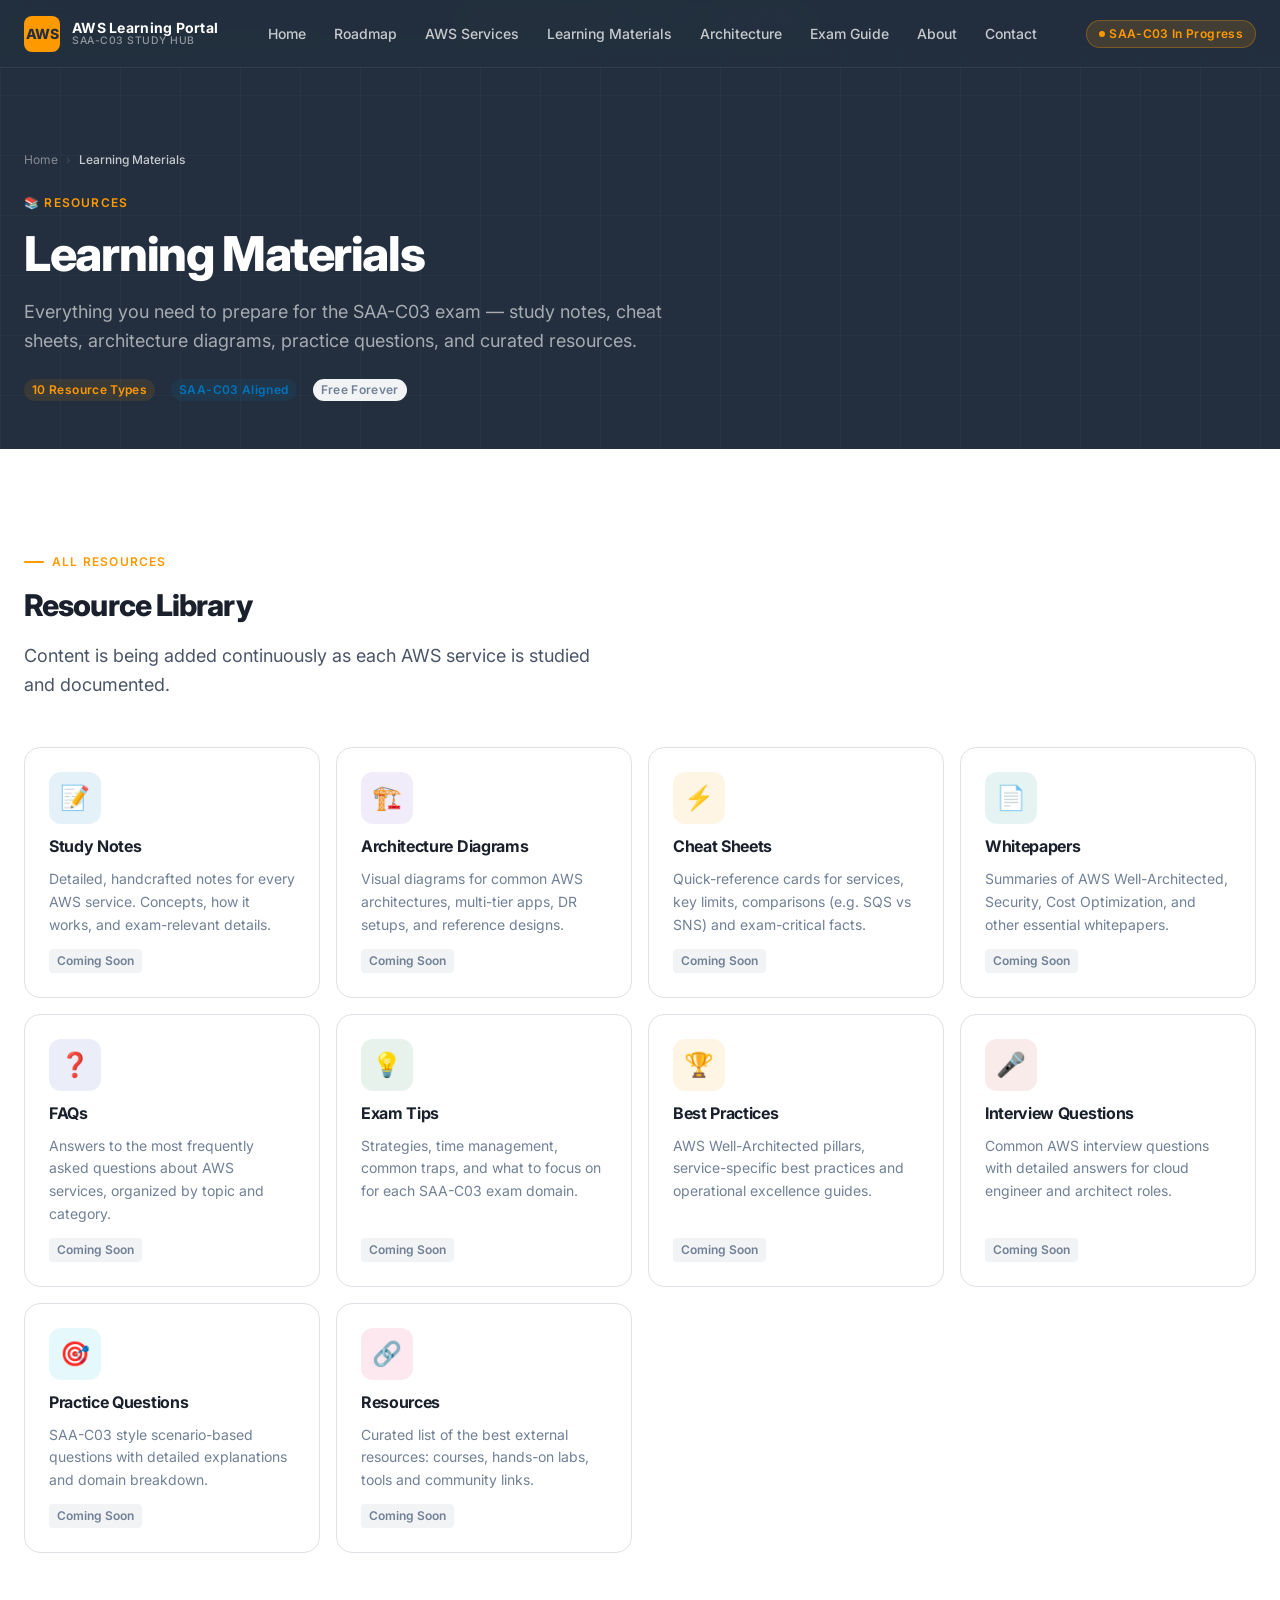
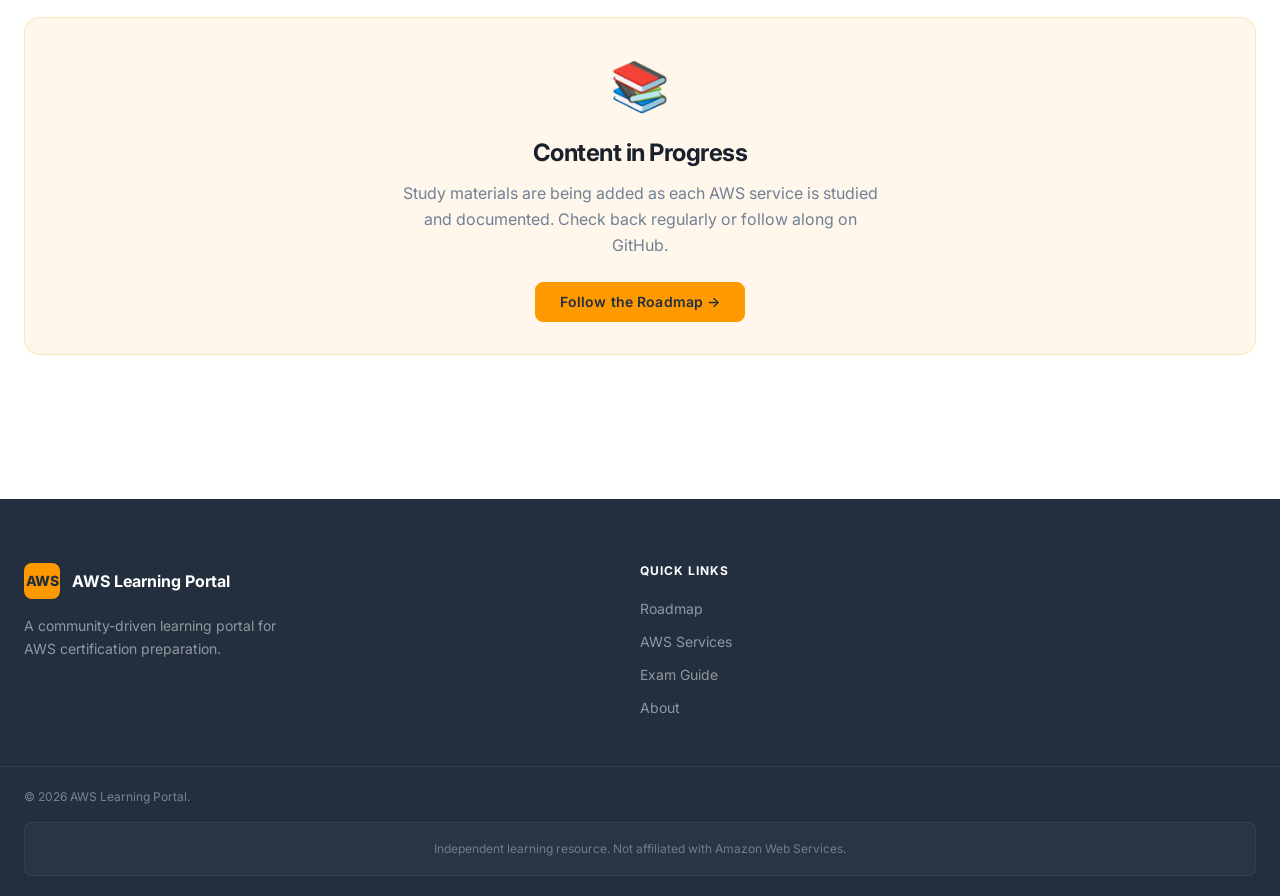
<file: materials.html>
<!DOCTYPE html>
<html lang="en">
<head>
  <meta charset="UTF-8" />
  <meta name="viewport" content="width=device-width, initial-scale=1.0" />
  <meta name="description" content="AWS SAA-C03 Learning Materials — study notes, cheat sheets, practice questions, and exam tips." />
  <title>Learning Materials — AWS Learning Portal</title>
  <link rel="preconnect" href="https://fonts.googleapis.com" />
  <link rel="preconnect" href="https://fonts.gstatic.com" crossorigin />
  <link href="https://fonts.googleapis.com/css2?family=Inter:wght@400;500;600;700;800&display=swap" rel="stylesheet" />
  <link rel="stylesheet" href="css/style.css" />
  <link rel="stylesheet" href="css/responsive.css" />
  <link rel="icon" href="data:image/svg+xml,<svg xmlns='http://www.w3.org/2000/svg' viewBox='0 0 100 100'><rect width='100' height='100' rx='18' fill='%23232F3E'/><text y='.9em' font-size='70' x='12'>☁️</text></svg>" />
</head>
<body>

  <a class="skip-link" href="#main-content">Skip to main content</a>
  <div class="announcement-bar"><strong>📚 Currently studying:</strong> AWS SAA-C03 &nbsp;·&nbsp; <a href="services/iam.html">Start with IAM →</a></div>

  <header class="navbar" role="banner">
    <div class="navbar__inner">
      <a href="index.html" class="navbar__logo" aria-label="AWS Learning Portal home">
        <div class="navbar__logo-icon" aria-hidden="true">AWS</div>
        <div class="navbar__logo-text">
          <span class="navbar__logo-name">AWS Learning Portal</span>
          <span class="navbar__logo-tagline">SAA-C03 Study Hub</span>
        </div>
      </a>
      <nav class="navbar__nav" role="navigation" aria-label="Main navigation">
        <a href="index.html"        class="navbar__link">Home</a>
        <a href="roadmap.html"      class="navbar__link">Roadmap</a>
        <a href="services.html"     class="navbar__link">AWS Services</a>
        <a href="materials.html"    class="navbar__link active">Learning Materials</a>
        <a href="architecture.html" class="navbar__link">Architecture</a>
        <a href="exam-guide.html"   class="navbar__link">Exam Guide</a>
        <a href="about.html"        class="navbar__link">About</a>
        <a href="contact.html"      class="navbar__link">Contact</a>
      </nav>
      <div class="navbar__actions">
        <span class="navbar__badge">SAA-C03 In Progress</span>
        <button class="navbar__hamburger" aria-label="Toggle navigation" aria-expanded="false" aria-controls="mobile-menu"><span></span><span></span><span></span></button>
      </div>
    </div>
  </header>

  <div class="navbar__mobile-menu" id="mobile-menu" role="navigation" aria-label="Mobile navigation">
    <a href="index.html"        class="navbar__mobile-link">🏠 Home</a>
    <a href="roadmap.html"      class="navbar__mobile-link">🗺️ Roadmap</a>
    <a href="services.html"     class="navbar__mobile-link">⚙️ AWS Services</a>
    <a href="materials.html"    class="navbar__mobile-link">📚 Learning Materials</a>
    <a href="architecture.html" class="navbar__mobile-link">🏗️ Architecture Patterns</a>
    <a href="exam-guide.html"   class="navbar__mobile-link">📝 Exam Guide</a>
    <a href="about.html"        class="navbar__mobile-link">ℹ️ About</a>
    <a href="contact.html"      class="navbar__mobile-link">✉️ Contact</a>
  </div>

  <main id="main-content">

    <div class="page-hero">
      <div class="container page-hero__inner">
        <nav class="page-hero__breadcrumb" aria-label="Breadcrumb">
          <a href="index.html">Home</a>
          <span class="page-hero__breadcrumb-sep" aria-hidden="true">›</span>
          <span class="page-hero__breadcrumb-current">Learning Materials</span>
        </nav>
        <div class="page-hero__label">📚 Resources</div>
        <h1 class="page-hero__title">Learning Materials</h1>
        <p class="page-hero__subtitle">
          Everything you need to prepare for the SAA-C03 exam — study notes, cheat sheets,
          architecture diagrams, practice questions, and curated resources.
        </p>
        <div class="page-hero__meta">
          <span class="badge badge--orange">10 Resource Types</span>
          <span class="badge badge--blue">SAA-C03 Aligned</span>
          <span class="badge badge--gray">Free Forever</span>
        </div>
      </div>
    </div>

    <section class="section" id="all-materials" aria-labelledby="materials-dir-title">
      <div class="container">
        <div class="section-header fade-in">
          <div class="section-label">All Resources</div>
          <h2 class="section-title" id="materials-dir-title">Resource Library</h2>
          <p class="section-subtitle">Content is being added continuously as each AWS service is studied and documented.</p>
        </div>

        <div class="materials__grid stagger">
          <a href="#study-notes" class="material-card fade-in">
            <div class="material-card__icon-wrap icon-bg--blue">📝</div>
            <h3 class="material-card__title">Study Notes</h3>
            <p class="material-card__desc">Detailed, handcrafted notes for every AWS service. Concepts, how it works, and exam-relevant details.</p>
            <span class="material-card__count">Coming Soon</span>
          </a>
          <a href="#architecture-diagrams" class="material-card fade-in">
            <div class="material-card__icon-wrap icon-bg--purple">🏗️</div>
            <h3 class="material-card__title">Architecture Diagrams</h3>
            <p class="material-card__desc">Visual diagrams for common AWS architectures, multi-tier apps, DR setups, and reference designs.</p>
            <span class="material-card__count">Coming Soon</span>
          </a>
          <a href="#cheat-sheets" class="material-card fade-in">
            <div class="material-card__icon-wrap icon-bg--orange">⚡</div>
            <h3 class="material-card__title">Cheat Sheets</h3>
            <p class="material-card__desc">Quick-reference cards for services, key limits, comparisons (e.g. SQS vs SNS) and exam-critical facts.</p>
            <span class="material-card__count">Coming Soon</span>
          </a>
          <a href="#whitepapers" class="material-card fade-in">
            <div class="material-card__icon-wrap icon-bg--teal">📄</div>
            <h3 class="material-card__title">Whitepapers</h3>
            <p class="material-card__desc">Summaries of AWS Well-Architected, Security, Cost Optimization, and other essential whitepapers.</p>
            <span class="material-card__count">Coming Soon</span>
          </a>
          <a href="#faqs" class="material-card fade-in">
            <div class="material-card__icon-wrap icon-bg--indigo">❓</div>
            <h3 class="material-card__title">FAQs</h3>
            <p class="material-card__desc">Answers to the most frequently asked questions about AWS services, organized by topic and category.</p>
            <span class="material-card__count">Coming Soon</span>
          </a>
          <a href="#tips" class="material-card fade-in">
            <div class="material-card__icon-wrap icon-bg--green">💡</div>
            <h3 class="material-card__title">Exam Tips</h3>
            <p class="material-card__desc">Strategies, time management, common traps, and what to focus on for each SAA-C03 exam domain.</p>
            <span class="material-card__count">Coming Soon</span>
          </a>
          <a href="#best-practices" class="material-card fade-in">
            <div class="material-card__icon-wrap icon-bg--amber">🏆</div>
            <h3 class="material-card__title">Best Practices</h3>
            <p class="material-card__desc">AWS Well-Architected pillars, service-specific best practices and operational excellence guides.</p>
            <span class="material-card__count">Coming Soon</span>
          </a>
          <a href="#interview" class="material-card fade-in">
            <div class="material-card__icon-wrap icon-bg--red">🎤</div>
            <h3 class="material-card__title">Interview Questions</h3>
            <p class="material-card__desc">Common AWS interview questions with detailed answers for cloud engineer and architect roles.</p>
            <span class="material-card__count">Coming Soon</span>
          </a>
          <a href="#practice" class="material-card fade-in">
            <div class="material-card__icon-wrap icon-bg--cyan">🎯</div>
            <h3 class="material-card__title">Practice Questions</h3>
            <p class="material-card__desc">SAA-C03 style scenario-based questions with detailed explanations and domain breakdown.</p>
            <span class="material-card__count">Coming Soon</span>
          </a>
          <a href="#resources" class="material-card fade-in">
            <div class="material-card__icon-wrap icon-bg--pink">🔗</div>
            <h3 class="material-card__title">Resources</h3>
            <p class="material-card__desc">Curated list of the best external resources: courses, hands-on labs, tools and community links.</p>
            <span class="material-card__count">Coming Soon</span>
          </a>
        </div>

        <!-- Coming Soon Banner -->
        <div class="coming-soon-banner fade-in" style="margin-top: var(--space-16);">
          <span class="coming-soon-banner__icon" aria-hidden="true">📚</span>
          <h2 class="coming-soon-banner__title">Content in Progress</h2>
          <p class="coming-soon-banner__text">
            Study materials are being added as each AWS service is studied and documented.
            Check back regularly or follow along on GitHub.
          </p>
          <a href="roadmap.html" class="btn btn--primary">Follow the Roadmap →</a>
        </div>

      </div>
    </section>

  </main>

  <footer class="footer" role="contentinfo">
    <div class="footer__main">
      <div class="container">
        <div class="footer__grid">
          <div class="footer__brand">
            <a href="index.html" class="footer__brand-logo"><div class="footer__brand-icon" aria-hidden="true">AWS</div><span class="footer__brand-name">AWS Learning Portal</span></a>
            <p class="footer__brand-desc">A community-driven learning portal for AWS certification preparation.</p>
          </div>
          <div class="footer__col">
            <h3 class="footer__col-title">Quick Links</h3>
            <ul class="footer__links">
              <li><a href="roadmap.html"    class="footer__link">Roadmap</a></li>
              <li><a href="services.html"   class="footer__link">AWS Services</a></li>
              <li><a href="exam-guide.html" class="footer__link">Exam Guide</a></li>
              <li><a href="about.html"      class="footer__link">About</a></li>
            </ul>
          </div>
          <div class="footer__col">
            <h3 class="footer__col-title">Official AWS</h3>
            <ul class="footer__links">
              <li><a href="https://docs.aws.amazon.com" target="_blank" rel="noopener noreferrer" class="footer__link footer__link-ext">AWS Documentation</a></li>
              <li><a href="https://skillbuilder.aws"    target="_blank" rel="noopener noreferrer" class="footer__link footer__link-ext">AWS Skill Builder</a></li>
            </ul>
          </div>
        </div>
      </div>
    </div>
    <div class="footer__bottom">
      <div class="container">
        <div class="footer__bottom-inner">
          <p class="footer__copy">&copy; <span id="footer-year"></span> AWS Learning Portal.</p>
        </div>
        <p class="footer__disclaimer">Independent learning resource. Not affiliated with Amazon Web Services.</p>
      </div>
    </div>
  </footer>

  <script src="js/app.js"></script>
  <script>document.getElementById('footer-year').textContent = new Date().getFullYear();</script>
</body>
</html>
</file>
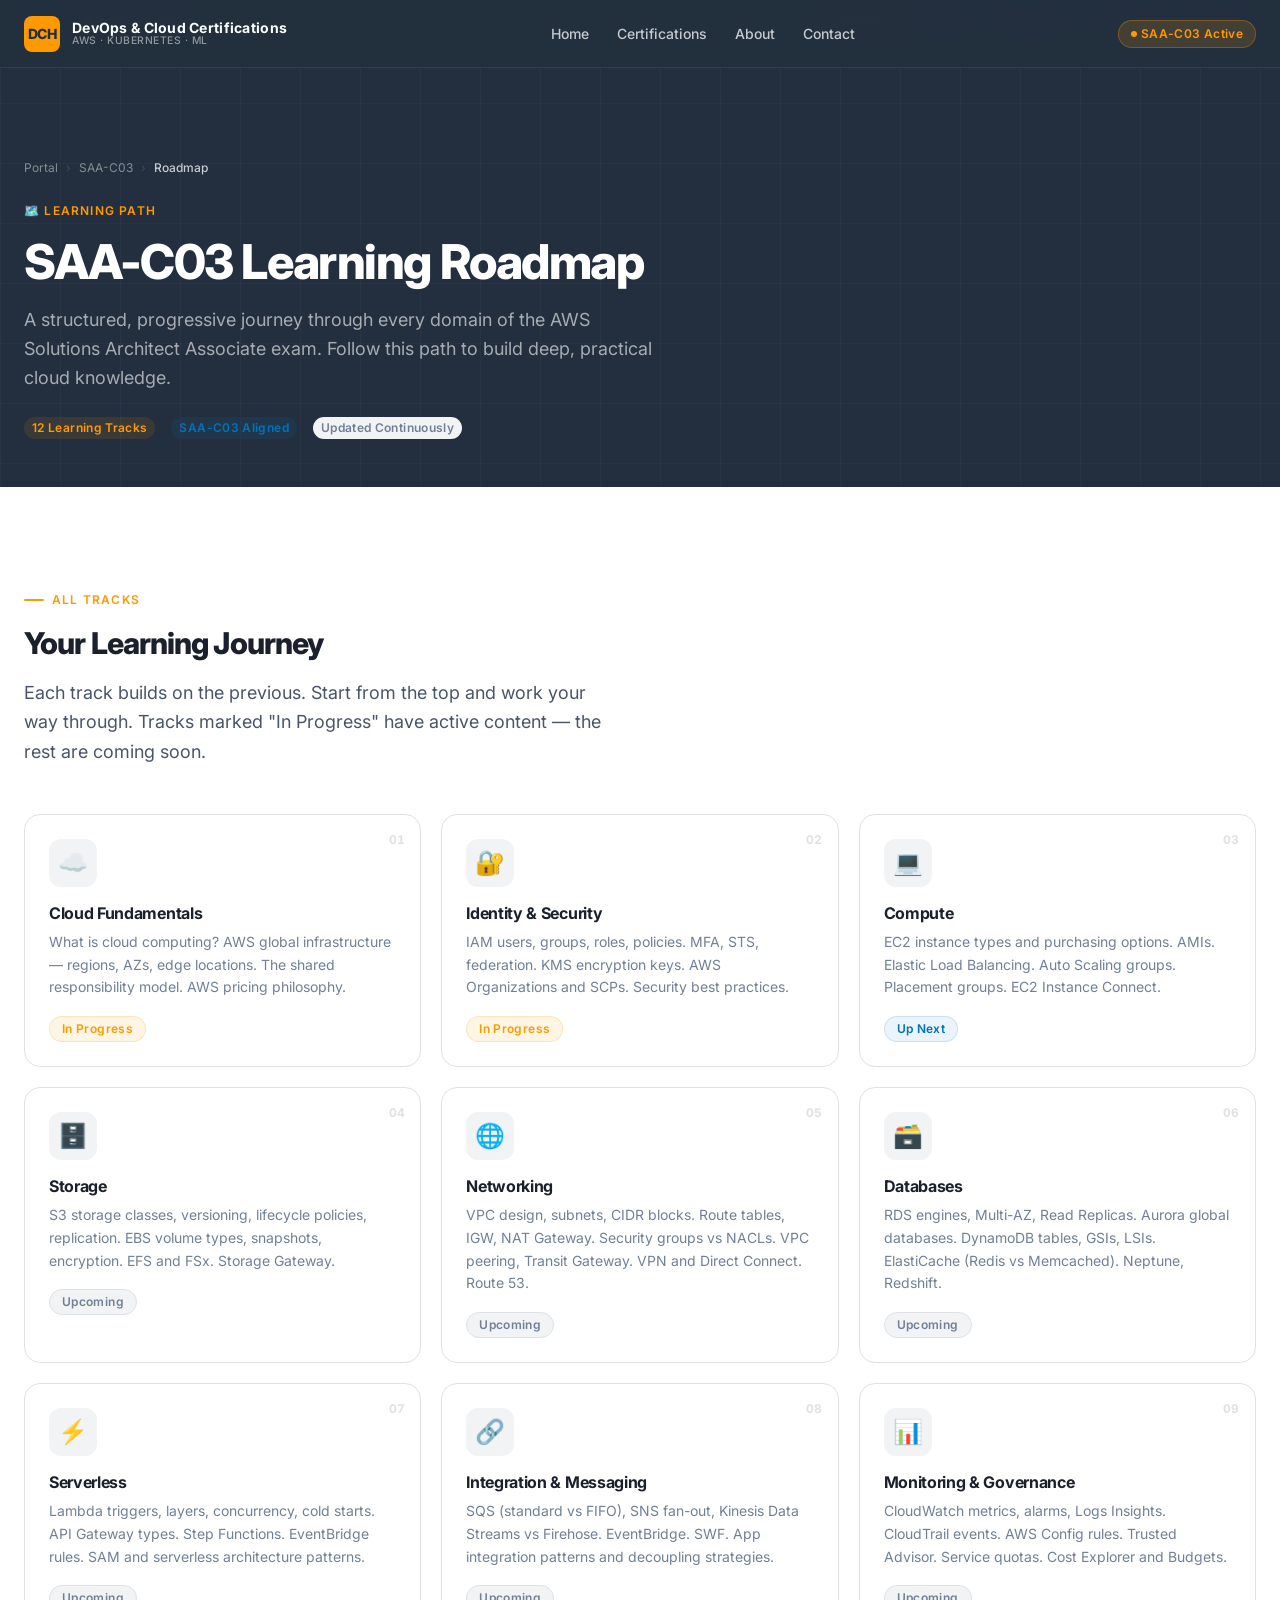
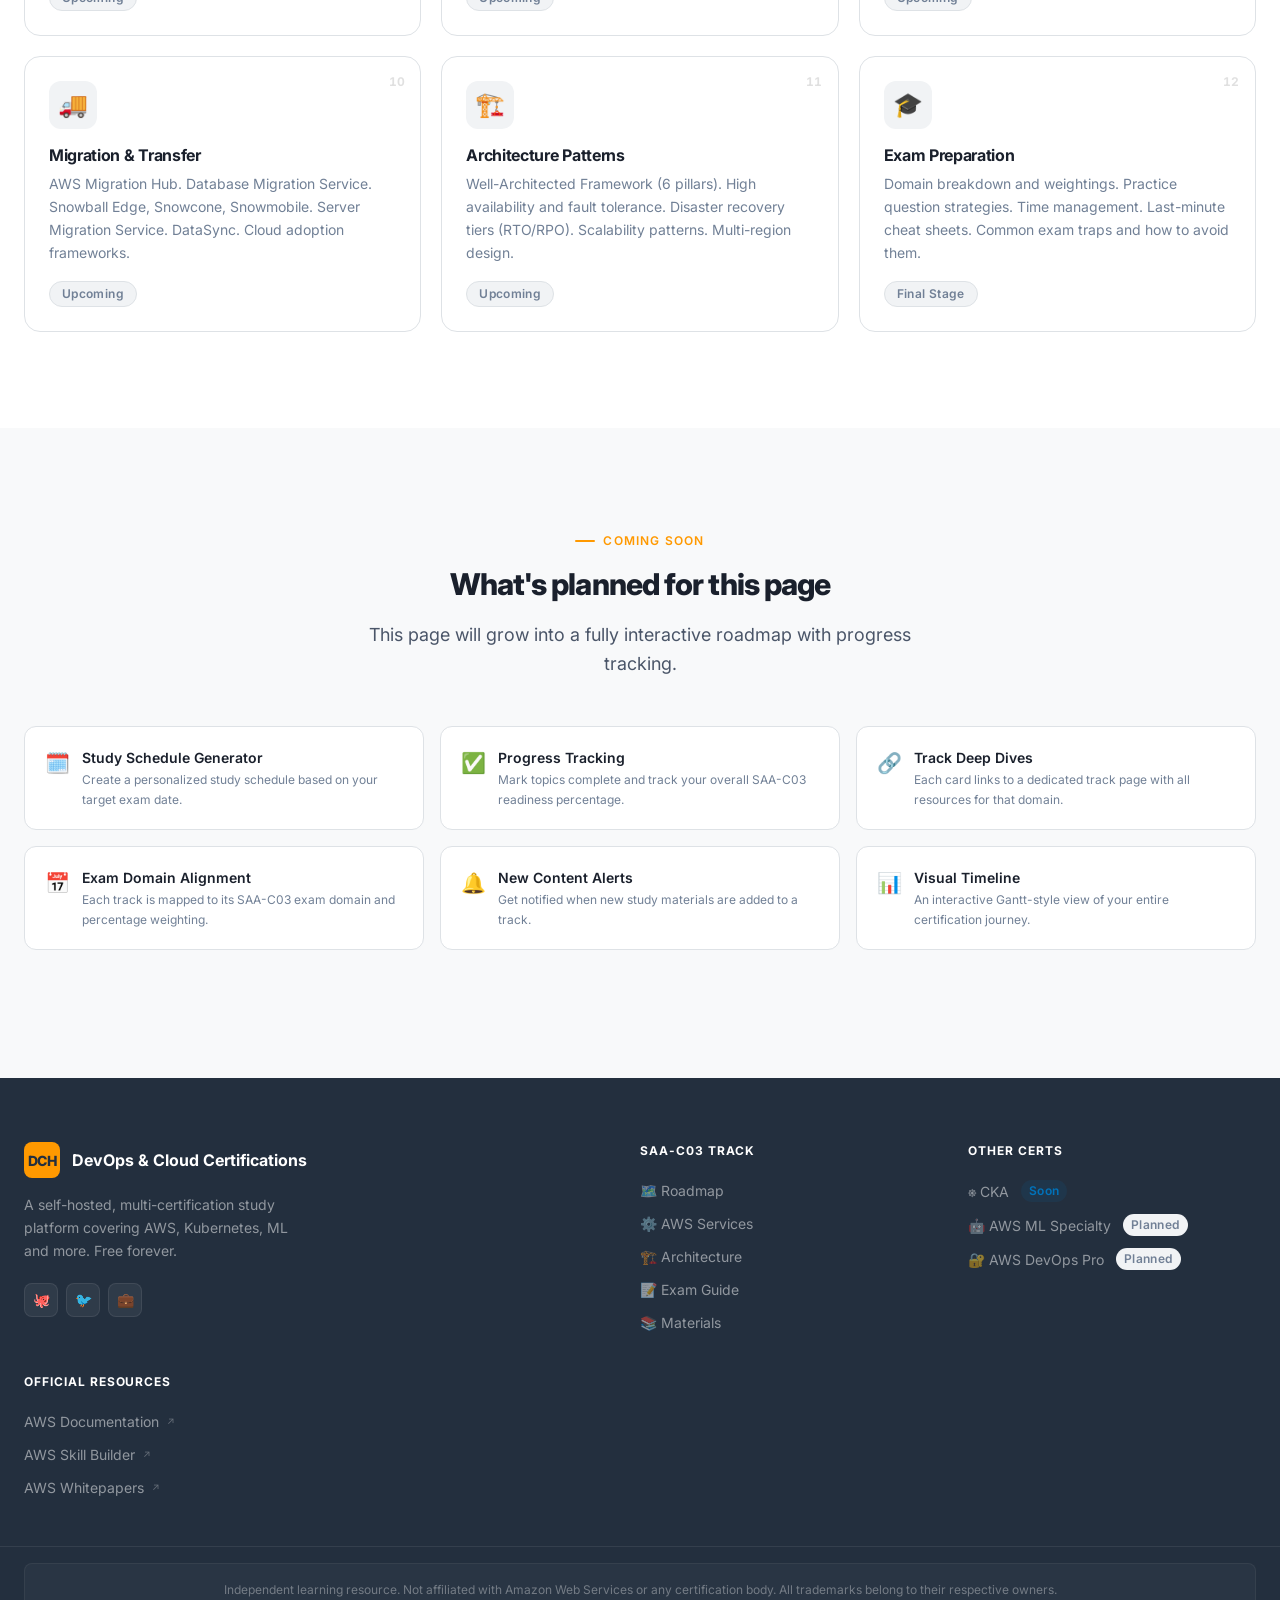
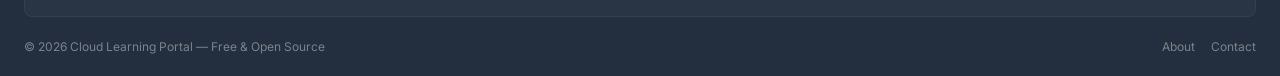
<file: roadmap.html>
<!DOCTYPE html>
<html lang="en">
<head>
  <meta charset="UTF-8" />
  <meta name="viewport" content="width=device-width, initial-scale=1.0" />
  <meta name="description" content="AWS SAA-C03 Learning Roadmap — a structured path from cloud fundamentals through exam preparation." />
  <title>SAA-C03 Roadmap — Cloud Learning Portal</title>
  <link rel="preconnect" href="https://fonts.googleapis.com" />
  <link rel="preconnect" href="https://fonts.gstatic.com" crossorigin />
  <link href="https://fonts.googleapis.com/css2?family=Inter:wght@400;500;600;700;800&display=swap" rel="stylesheet" />
  <link rel="stylesheet" href="shared/css/style.css" />
  <link rel="stylesheet" href="shared/css/responsive.css" />
  <link rel="icon" href="data:image/svg+xml,<svg xmlns='http://www.w3.org/2000/svg' viewBox='0 0 100 100'><rect width='100' height='100' rx='18' fill='%23232F3E'/><text y='.9em' font-size='70' x='12'>☁️</text></svg>" />
</head>
<body>

  <a class="skip-link" href="#main-content">Skip to main content</a>

  <!-- ── Main Portal Navbar ── -->
  <header class="navbar" role="banner">
    <div class="navbar__inner">
      <a href="index.html" class="navbar__logo" aria-label="DevOps & Cloud Certifications Hub home">
        <div class="navbar__logo-icon" aria-hidden="true">DCH</div>
        <div class="navbar__logo-text">
          <span class="navbar__logo-name">DevOps &amp; Cloud Certifications</span>
          <span class="navbar__logo-tagline">AWS · Kubernetes · ML</span>
        </div>
      </a>
      <nav class="navbar__nav" role="navigation" aria-label="Main navigation">
        <a href="index.html"            class="navbar__link">Home</a>
        <a href="index.html#certifications" class="navbar__link">Certifications</a>
        <a href="about.html"            class="navbar__link">About</a>
        <a href="contact.html"          class="navbar__link">Contact</a>
      </nav>
      <div class="navbar__actions">
        <span class="navbar__badge">SAA-C03 Active</span>
        <button class="navbar__hamburger" aria-label="Toggle navigation" aria-expanded="false" aria-controls="mobile-menu">
          <span></span><span></span><span></span>
        </button>
      </div>
    </div>
  </header>

  <!-- Mobile Menu -->
  <div class="navbar__mobile-menu" id="mobile-menu" role="navigation" aria-label="Mobile navigation">
    <a href="index.html"                class="navbar__mobile-link">🏠 Portal Home</a>
    <a href="index.html#certifications" class="navbar__mobile-link">🎓 Certifications</a>
    <a href="roadmap.html"              class="navbar__mobile-link">🗺️ SAA-C03 Roadmap</a>
    <a href="services.html"             class="navbar__mobile-link">⚙️ AWS Services</a>
    <a href="materials.html"            class="navbar__mobile-link">📚 Learning Materials</a>
    <a href="architecture.html"         class="navbar__mobile-link">🏗️ Architecture</a>
    <a href="exam-guide.html"           class="navbar__mobile-link">📝 Exam Guide</a>
    <a href="cka/roadmap.html"          class="navbar__mobile-link">⎈ CKA — Coming Soon</a>
    <a href="about.html"                class="navbar__mobile-link">ℹ️ About</a>
    <a href="contact.html"              class="navbar__mobile-link">✉️ Contact</a>
  </div>

  <!-- ── SAA-C03 Track Sub-nav ── -->
  <div class="cert-track-bar" role="navigation" aria-label="SAA-C03 track navigation">
    <div class="cert-track-bar__inner">
      <div class="cert-track-bar__trail">
        <a href="index.html">Portal</a>
        <span class="cert-track-bar__trail-sep" aria-hidden="true">›</span>
        <span class="cert-track-bar__trail-current">☁️ AWS SAA-C03</span>
      </div>
      <div class="cert-track-bar__links">
        <a href="roadmap.html"      class="cert-track-bar__link active">Roadmap</a>
        <a href="services.html"     class="cert-track-bar__link">Services</a>
        <a href="architecture.html" class="cert-track-bar__link">Architecture</a>
        <a href="exam-guide.html"   class="cert-track-bar__link">Exam Guide</a>
        <a href="materials.html"    class="cert-track-bar__link">Materials</a>
      </div>
    </div>
  </div>

  <main id="main-content">

    <!-- Page Hero -->
    <div class="page-hero">
      <div class="container page-hero__inner">
        <nav class="page-hero__breadcrumb" aria-label="Breadcrumb">
          <a href="index.html">Portal</a>
          <span class="page-hero__breadcrumb-sep" aria-hidden="true">›</span>
          <a href="index.html#certifications">SAA-C03</a>
          <span class="page-hero__breadcrumb-sep" aria-hidden="true">›</span>
          <span class="page-hero__breadcrumb-current">Roadmap</span>
        </nav>
        <div class="page-hero__label">🗺️ Learning Path</div>
        <h1 class="page-hero__title">SAA-C03 Learning Roadmap</h1>
        <p class="page-hero__subtitle">
          A structured, progressive journey through every domain of the AWS Solutions Architect
          Associate exam. Follow this path to build deep, practical cloud knowledge.
        </p>
        <div class="page-hero__meta">
          <span class="badge badge--orange">12 Learning Tracks</span>
          <span class="badge badge--blue">SAA-C03 Aligned</span>
          <span class="badge badge--gray">Updated Continuously</span>
        </div>
      </div>
    </div>

    <!-- Roadmap Content -->
    <section class="section" id="roadmap-tracks" aria-labelledby="tracks-title">
      <div class="container">

        <div class="section-header fade-in">
          <div class="section-label">All Tracks</div>
          <h2 class="section-title" id="tracks-title">Your Learning Journey</h2>
          <p class="section-subtitle">
            Each track builds on the previous. Start from the top and work your way through.
            Tracks marked "In Progress" have active content — the rest are coming soon.
          </p>
        </div>

        <div class="roadmap__grid stagger">

          <article class="roadmap-card fade-in">
            <span class="roadmap-card__number">01</span>
            <div class="roadmap-card__icon">☁️</div>
            <h3 class="roadmap-card__title">Cloud Fundamentals</h3>
            <p class="roadmap-card__desc">What is cloud computing? AWS global infrastructure — regions, AZs, edge locations. The shared responsibility model. AWS pricing philosophy.</p>
            <span class="roadmap-card__tag roadmap-card__tag--active">In Progress</span>
          </article>

          <article class="roadmap-card fade-in">
            <span class="roadmap-card__number">02</span>
            <div class="roadmap-card__icon">🔐</div>
            <h3 class="roadmap-card__title">Identity &amp; Security</h3>
            <p class="roadmap-card__desc">IAM users, groups, roles, policies. MFA, STS, federation. KMS encryption keys. AWS Organizations and SCPs. Security best practices.</p>
            <span class="roadmap-card__tag roadmap-card__tag--active">In Progress</span>
          </article>

          <article class="roadmap-card fade-in">
            <span class="roadmap-card__number">03</span>
            <div class="roadmap-card__icon">💻</div>
            <h3 class="roadmap-card__title">Compute</h3>
            <p class="roadmap-card__desc">EC2 instance types and purchasing options. AMIs. Elastic Load Balancing. Auto Scaling groups. Placement groups. EC2 Instance Connect.</p>
            <span class="roadmap-card__tag roadmap-card__tag--soon">Up Next</span>
          </article>

          <article class="roadmap-card fade-in">
            <span class="roadmap-card__number">04</span>
            <div class="roadmap-card__icon">🗄️</div>
            <h3 class="roadmap-card__title">Storage</h3>
            <p class="roadmap-card__desc">S3 storage classes, versioning, lifecycle policies, replication. EBS volume types, snapshots, encryption. EFS and FSx. Storage Gateway.</p>
            <span class="roadmap-card__tag roadmap-card__tag--locked">Upcoming</span>
          </article>

          <article class="roadmap-card fade-in">
            <span class="roadmap-card__number">05</span>
            <div class="roadmap-card__icon">🌐</div>
            <h3 class="roadmap-card__title">Networking</h3>
            <p class="roadmap-card__desc">VPC design, subnets, CIDR blocks. Route tables, IGW, NAT Gateway. Security groups vs NACLs. VPC peering, Transit Gateway. VPN and Direct Connect. Route 53.</p>
            <span class="roadmap-card__tag roadmap-card__tag--locked">Upcoming</span>
          </article>

          <article class="roadmap-card fade-in">
            <span class="roadmap-card__number">06</span>
            <div class="roadmap-card__icon">🗃️</div>
            <h3 class="roadmap-card__title">Databases</h3>
            <p class="roadmap-card__desc">RDS engines, Multi-AZ, Read Replicas. Aurora global databases. DynamoDB tables, GSIs, LSIs. ElastiCache (Redis vs Memcached). Neptune, Redshift.</p>
            <span class="roadmap-card__tag roadmap-card__tag--locked">Upcoming</span>
          </article>

          <article class="roadmap-card fade-in">
            <span class="roadmap-card__number">07</span>
            <div class="roadmap-card__icon">⚡</div>
            <h3 class="roadmap-card__title">Serverless</h3>
            <p class="roadmap-card__desc">Lambda triggers, layers, concurrency, cold starts. API Gateway types. Step Functions. EventBridge rules. SAM and serverless architecture patterns.</p>
            <span class="roadmap-card__tag roadmap-card__tag--locked">Upcoming</span>
          </article>

          <article class="roadmap-card fade-in">
            <span class="roadmap-card__number">08</span>
            <div class="roadmap-card__icon">🔗</div>
            <h3 class="roadmap-card__title">Integration &amp; Messaging</h3>
            <p class="roadmap-card__desc">SQS (standard vs FIFO), SNS fan-out, Kinesis Data Streams vs Firehose. EventBridge. SWF. App integration patterns and decoupling strategies.</p>
            <span class="roadmap-card__tag roadmap-card__tag--locked">Upcoming</span>
          </article>

          <article class="roadmap-card fade-in">
            <span class="roadmap-card__number">09</span>
            <div class="roadmap-card__icon">📊</div>
            <h3 class="roadmap-card__title">Monitoring &amp; Governance</h3>
            <p class="roadmap-card__desc">CloudWatch metrics, alarms, Logs Insights. CloudTrail events. AWS Config rules. Trusted Advisor. Service quotas. Cost Explorer and Budgets.</p>
            <span class="roadmap-card__tag roadmap-card__tag--locked">Upcoming</span>
          </article>

          <article class="roadmap-card fade-in">
            <span class="roadmap-card__number">10</span>
            <div class="roadmap-card__icon">🚚</div>
            <h3 class="roadmap-card__title">Migration &amp; Transfer</h3>
            <p class="roadmap-card__desc">AWS Migration Hub. Database Migration Service. Snowball Edge, Snowcone, Snowmobile. Server Migration Service. DataSync. Cloud adoption frameworks.</p>
            <span class="roadmap-card__tag roadmap-card__tag--locked">Upcoming</span>
          </article>

          <article class="roadmap-card fade-in">
            <span class="roadmap-card__number">11</span>
            <div class="roadmap-card__icon">🏗️</div>
            <h3 class="roadmap-card__title">Architecture Patterns</h3>
            <p class="roadmap-card__desc">Well-Architected Framework (6 pillars). High availability and fault tolerance. Disaster recovery tiers (RTO/RPO). Scalability patterns. Multi-region design.</p>
            <span class="roadmap-card__tag roadmap-card__tag--locked">Upcoming</span>
          </article>

          <article class="roadmap-card fade-in">
            <span class="roadmap-card__number">12</span>
            <div class="roadmap-card__icon">🎓</div>
            <h3 class="roadmap-card__title">Exam Preparation</h3>
            <p class="roadmap-card__desc">Domain breakdown and weightings. Practice question strategies. Time management. Last-minute cheat sheets. Common exam traps and how to avoid them.</p>
            <span class="roadmap-card__tag roadmap-card__tag--locked">Final Stage</span>
          </article>

        </div><!-- /.roadmap__grid -->

      </div>
    </section>

    <!-- Planned features section -->
    <section class="section section--alt" aria-labelledby="planned-title">
      <div class="container">
        <div class="section-header section-header--centered fade-in">
          <div class="section-label">Coming Soon</div>
          <h2 class="section-title" id="planned-title">What's planned for this page</h2>
          <p class="section-subtitle">This page will grow into a fully interactive roadmap with progress tracking.</p>
        </div>
        <div class="planned-list">
          <div class="planned-item fade-in">
            <span class="planned-item__icon">🗓️</span>
            <div>
              <div class="planned-item__title">Study Schedule Generator</div>
              <div class="planned-item__desc">Create a personalized study schedule based on your target exam date.</div>
            </div>
          </div>
          <div class="planned-item fade-in">
            <span class="planned-item__icon">✅</span>
            <div>
              <div class="planned-item__title">Progress Tracking</div>
              <div class="planned-item__desc">Mark topics complete and track your overall SAA-C03 readiness percentage.</div>
            </div>
          </div>
          <div class="planned-item fade-in">
            <span class="planned-item__icon">🔗</span>
            <div>
              <div class="planned-item__title">Track Deep Dives</div>
              <div class="planned-item__desc">Each card links to a dedicated track page with all resources for that domain.</div>
            </div>
          </div>
          <div class="planned-item fade-in">
            <span class="planned-item__icon">📅</span>
            <div>
              <div class="planned-item__title">Exam Domain Alignment</div>
              <div class="planned-item__desc">Each track is mapped to its SAA-C03 exam domain and percentage weighting.</div>
            </div>
          </div>
          <div class="planned-item fade-in">
            <span class="planned-item__icon">🔔</span>
            <div>
              <div class="planned-item__title">New Content Alerts</div>
              <div class="planned-item__desc">Get notified when new study materials are added to a track.</div>
            </div>
          </div>
          <div class="planned-item fade-in">
            <span class="planned-item__icon">📊</span>
            <div>
              <div class="planned-item__title">Visual Timeline</div>
              <div class="planned-item__desc">An interactive Gantt-style view of your entire certification journey.</div>
            </div>
          </div>
        </div>
      </div>
    </section>

  </main>

  <footer class="footer" role="contentinfo">
    <div class="footer__main">
      <div class="container">
        <div class="footer__grid">
          <div class="footer__brand">
            <a href="index.html" class="footer__brand-logo" aria-label="DevOps & Cloud Certifications Hub home">
              <div class="footer__brand-icon" aria-hidden="true">DCH</div>
              <span class="footer__brand-name">DevOps &amp; Cloud Certifications</span>
            </a>
            <p class="footer__brand-desc">A self-hosted, multi-certification study platform covering AWS, Kubernetes, ML and more. Free forever.</p>
            <div class="footer__social">
              <a href="#" class="footer__social-link" aria-label="GitHub">🐙</a>
              <a href="#" class="footer__social-link" aria-label="Twitter / X">🐦</a>
              <a href="#" class="footer__social-link" aria-label="LinkedIn">💼</a>
            </div>
          </div>
          <div>
            <div class="footer__col-title">SAA-C03 Track</div>
            <ul class="footer__links">
              <li><a href="roadmap.html"      class="footer__link">🗺️ Roadmap</a></li>
              <li><a href="services.html"     class="footer__link">⚙️ AWS Services</a></li>
              <li><a href="architecture.html" class="footer__link">🏗️ Architecture</a></li>
              <li><a href="exam-guide.html"   class="footer__link">📝 Exam Guide</a></li>
              <li><a href="materials.html"    class="footer__link">📚 Materials</a></li>
            </ul>
          </div>
          <div>
            <div class="footer__col-title">Other Certs</div>
            <ul class="footer__links">
              <li><a href="cka/roadmap.html"      class="footer__link">⎈ CKA <span class="badge badge--blue" style="margin-left:4px;">Soon</span></a></li>
              <li><a href="index.html#certifications" class="footer__link">🤖 AWS ML Specialty <span class="badge badge--gray" style="margin-left:4px;">Planned</span></a></li>
              <li><a href="index.html#certifications" class="footer__link">🔐 AWS DevOps Pro <span class="badge badge--gray" style="margin-left:4px;">Planned</span></a></li>
            </ul>
          </div>
          <div>
            <div class="footer__col-title">Official Resources</div>
            <ul class="footer__links">
              <li><a href="https://docs.aws.amazon.com" class="footer__link footer__link-ext" target="_blank" rel="noopener">AWS Documentation</a></li>
              <li><a href="https://skillbuilder.aws"    class="footer__link footer__link-ext" target="_blank" rel="noopener">AWS Skill Builder</a></li>
              <li><a href="https://aws.amazon.com/whitepapers/" class="footer__link footer__link-ext" target="_blank" rel="noopener">AWS Whitepapers</a></li>
            </ul>
          </div>
        </div>
      </div>
    </div>
    <div class="container">
      <p class="footer__disclaimer">
        Independent learning resource. Not affiliated with Amazon Web Services or any certification body. All trademarks belong to their respective owners.
      </p>
      <div class="footer__bottom">
        <div class="footer__bottom-inner">
          <p class="footer__copy">© <span id="footer-year"></span> Cloud Learning Portal — Free &amp; Open Source</p>
          <nav class="footer__legal" aria-label="Legal links">
            <a href="about.html"   class="footer__legal-link">About</a>
            <a href="contact.html" class="footer__legal-link">Contact</a>
          </nav>
        </div>
      </div>
    </div>
  </footer>

  <script src="shared/js/app.js"></script>
</body>
</html>
</file>
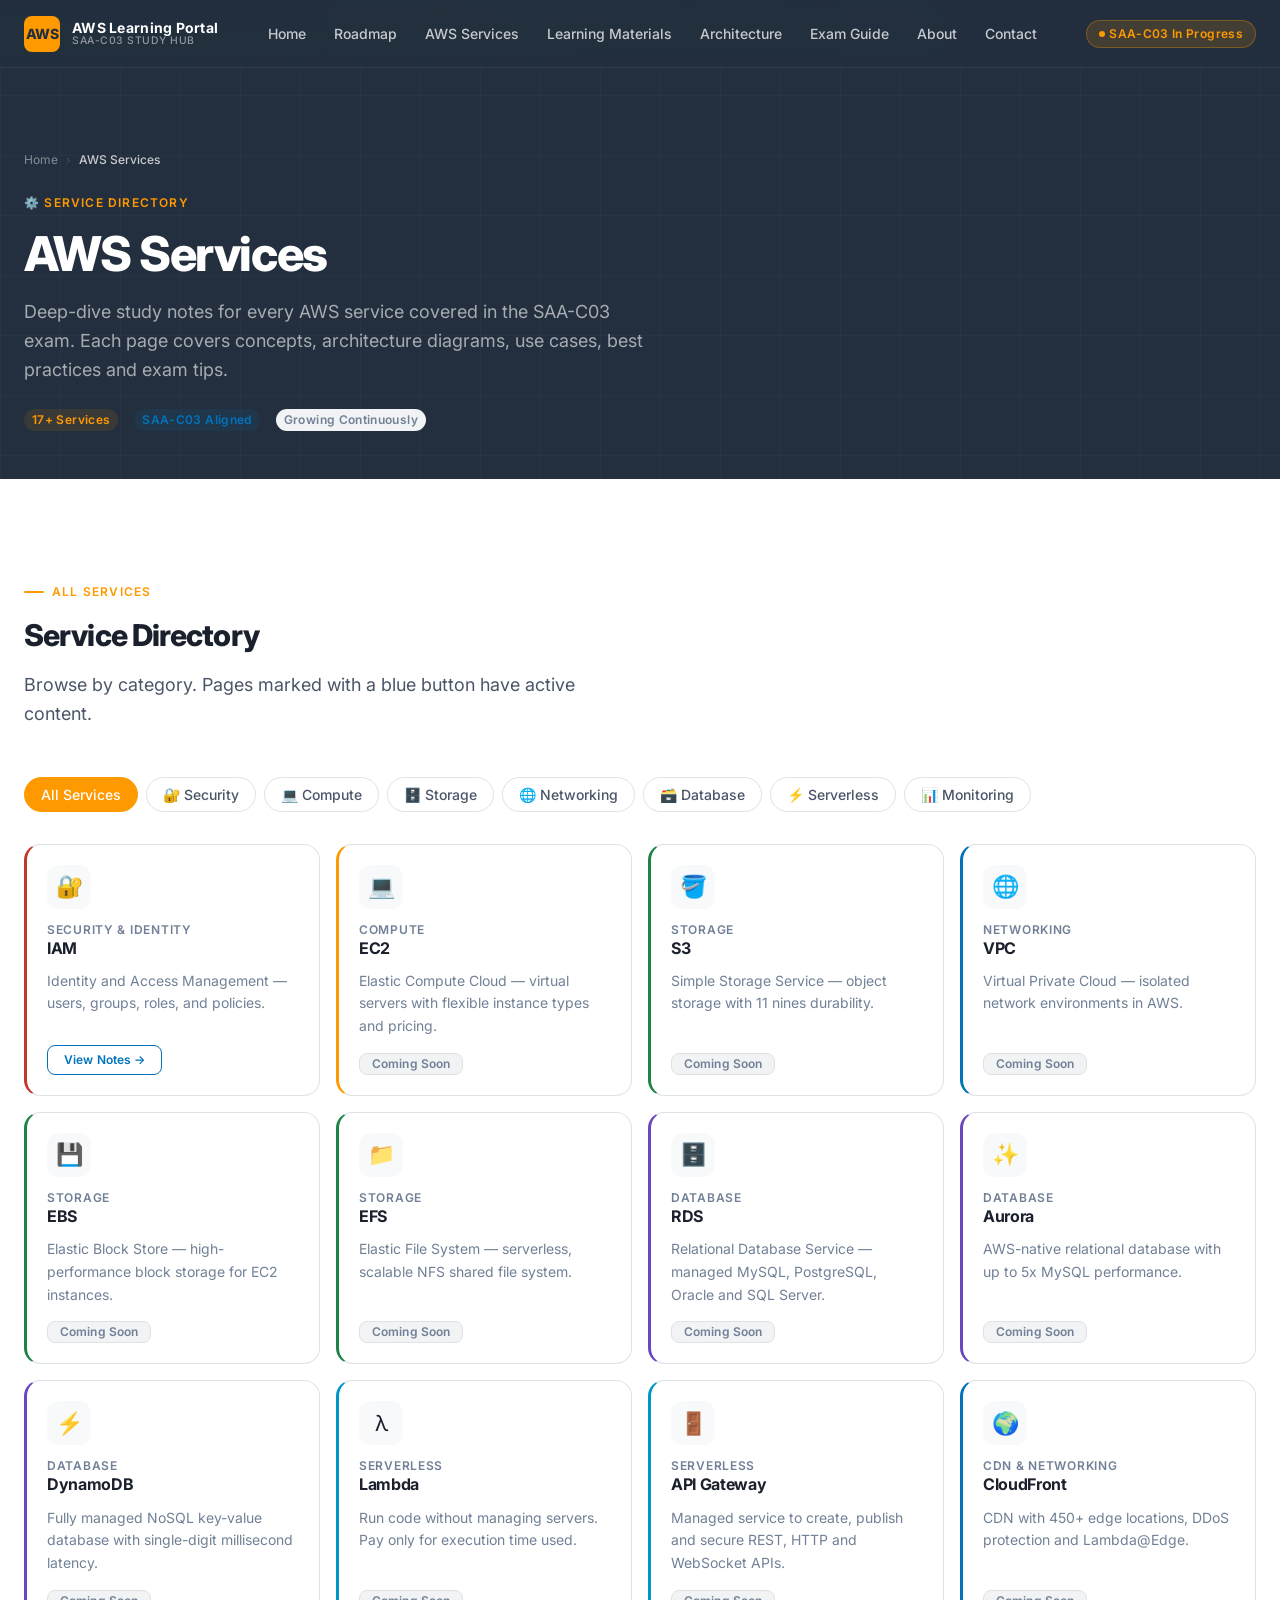
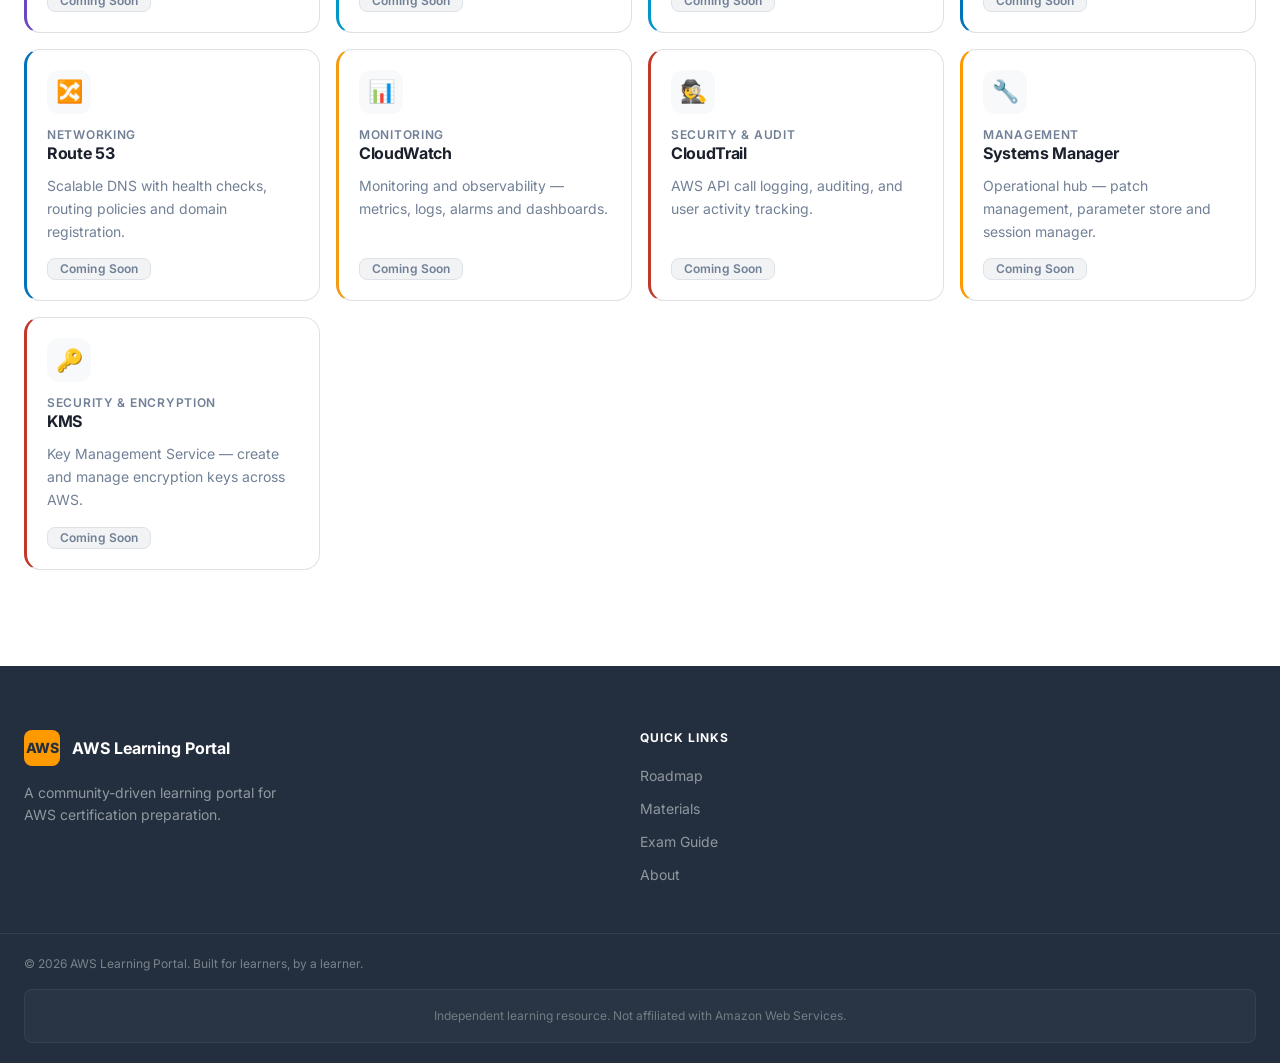
<file: services.html>
<!DOCTYPE html>
<html lang="en">
<head>
  <meta charset="UTF-8" />
  <meta name="viewport" content="width=device-width, initial-scale=1.0" />
  <meta name="description" content="AWS Services directory — deep-dive study notes for every service on the SAA-C03 exam." />
  <title>AWS Services — AWS Learning Portal</title>
  <link rel="preconnect" href="https://fonts.googleapis.com" />
  <link rel="preconnect" href="https://fonts.gstatic.com" crossorigin />
  <link href="https://fonts.googleapis.com/css2?family=Inter:wght@400;500;600;700;800&display=swap" rel="stylesheet" />
  <link rel="stylesheet" href="css/style.css" />
  <link rel="stylesheet" href="css/responsive.css" />
  <link rel="icon" href="data:image/svg+xml,<svg xmlns='http://www.w3.org/2000/svg' viewBox='0 0 100 100'><rect width='100' height='100' rx='18' fill='%23232F3E'/><text y='.9em' font-size='70' x='12'>☁️</text></svg>" />
</head>
<body>

  <a class="skip-link" href="#main-content">Skip to main content</a>

  <div class="announcement-bar">
    <strong>📚 Currently studying:</strong> AWS Certified Solutions Architect – Associate (SAA-C03) &nbsp;·&nbsp;
    <a href="services/iam.html">Start with IAM →</a>
  </div>

  <header class="navbar" role="banner">
    <div class="navbar__inner">
      <a href="index.html" class="navbar__logo" aria-label="AWS Learning Portal home">
        <div class="navbar__logo-icon" aria-hidden="true">AWS</div>
        <div class="navbar__logo-text">
          <span class="navbar__logo-name">AWS Learning Portal</span>
          <span class="navbar__logo-tagline">SAA-C03 Study Hub</span>
        </div>
      </a>
      <nav class="navbar__nav" role="navigation" aria-label="Main navigation">
        <a href="index.html"        class="navbar__link">Home</a>
        <a href="roadmap.html"      class="navbar__link">Roadmap</a>
        <a href="services.html"     class="navbar__link active">AWS Services</a>
        <a href="materials.html"    class="navbar__link">Learning Materials</a>
        <a href="architecture.html" class="navbar__link">Architecture</a>
        <a href="exam-guide.html"   class="navbar__link">Exam Guide</a>
        <a href="about.html"        class="navbar__link">About</a>
        <a href="contact.html"      class="navbar__link">Contact</a>
      </nav>
      <div class="navbar__actions">
        <span class="navbar__badge">SAA-C03 In Progress</span>
        <button class="navbar__hamburger" aria-label="Toggle navigation" aria-expanded="false" aria-controls="mobile-menu">
          <span></span><span></span><span></span>
        </button>
      </div>
    </div>
  </header>

  <div class="navbar__mobile-menu" id="mobile-menu" role="navigation" aria-label="Mobile navigation">
    <a href="index.html"        class="navbar__mobile-link">🏠 Home</a>
    <a href="roadmap.html"      class="navbar__mobile-link">🗺️ Roadmap</a>
    <a href="services.html"     class="navbar__mobile-link">⚙️ AWS Services</a>
    <a href="materials.html"    class="navbar__mobile-link">📚 Learning Materials</a>
    <a href="architecture.html" class="navbar__mobile-link">🏗️ Architecture Patterns</a>
    <a href="exam-guide.html"   class="navbar__mobile-link">📝 Exam Guide</a>
    <a href="about.html"        class="navbar__mobile-link">ℹ️ About</a>
    <a href="contact.html"      class="navbar__mobile-link">✉️ Contact</a>
  </div>

  <main id="main-content">

    <div class="page-hero">
      <div class="container page-hero__inner">
        <nav class="page-hero__breadcrumb" aria-label="Breadcrumb">
          <a href="index.html">Home</a>
          <span class="page-hero__breadcrumb-sep" aria-hidden="true">›</span>
          <span class="page-hero__breadcrumb-current">AWS Services</span>
        </nav>
        <div class="page-hero__label">⚙️ Service Directory</div>
        <h1 class="page-hero__title">AWS Services</h1>
        <p class="page-hero__subtitle">
          Deep-dive study notes for every AWS service covered in the SAA-C03 exam.
          Each page covers concepts, architecture diagrams, use cases, best practices and exam tips.
        </p>
        <div class="page-hero__meta">
          <span class="badge badge--orange">17+ Services</span>
          <span class="badge badge--blue">SAA-C03 Aligned</span>
          <span class="badge badge--gray">Growing Continuously</span>
        </div>
      </div>
    </div>

    <section class="section" id="all-services" aria-labelledby="services-dir-title">
      <div class="container">

        <div class="section-header fade-in">
          <div class="section-label">All Services</div>
          <h2 class="section-title" id="services-dir-title">Service Directory</h2>
          <p class="section-subtitle">Browse by category. Pages marked with a blue button have active content.</p>
        </div>

        <div class="services__filter" role="tablist" aria-label="Filter by category">
          <button class="filter-tab active" data-filter="all"       role="tab" aria-selected="true">All Services</button>
          <button class="filter-tab" data-filter="security"         role="tab" aria-selected="false">🔐 Security</button>
          <button class="filter-tab" data-filter="compute"          role="tab" aria-selected="false">💻 Compute</button>
          <button class="filter-tab" data-filter="storage"          role="tab" aria-selected="false">🗄️ Storage</button>
          <button class="filter-tab" data-filter="network"          role="tab" aria-selected="false">🌐 Networking</button>
          <button class="filter-tab" data-filter="database"         role="tab" aria-selected="false">🗃️ Database</button>
          <button class="filter-tab" data-filter="serverless"       role="tab" aria-selected="false">⚡ Serverless</button>
          <button class="filter-tab" data-filter="monitoring"       role="tab" aria-selected="false">📊 Monitoring</button>
        </div>

        <div class="services__grid stagger">
          <article class="service-card aws-cat--security fade-in" data-category="security">
            <div class="service-card__icon">🔐</div>
            <div><div class="service-card__category">Security &amp; Identity</div><h3 class="service-card__name">IAM</h3></div>
            <p class="service-card__desc">Identity and Access Management — users, groups, roles, and policies.</p>
            <div class="service-card__footer"><a href="services/iam.html" class="btn btn--outline-blue btn--sm">View Notes →</a></div>
          </article>

          <article class="service-card aws-cat--compute fade-in" data-category="compute">
            <div class="service-card__icon">💻</div>
            <div><div class="service-card__category">Compute</div><h3 class="service-card__name">EC2</h3></div>
            <p class="service-card__desc">Elastic Compute Cloud — virtual servers with flexible instance types and pricing.</p>
            <div class="service-card__footer"><a href="services/ec2.html" class="btn btn--coming-soon btn--sm">Coming Soon</a></div>
          </article>

          <article class="service-card aws-cat--storage fade-in" data-category="storage">
            <div class="service-card__icon">🪣</div>
            <div><div class="service-card__category">Storage</div><h3 class="service-card__name">S3</h3></div>
            <p class="service-card__desc">Simple Storage Service — object storage with 11 nines durability.</p>
            <div class="service-card__footer"><a href="services/s3.html" class="btn btn--coming-soon btn--sm">Coming Soon</a></div>
          </article>

          <article class="service-card aws-cat--network fade-in" data-category="network">
            <div class="service-card__icon">🌐</div>
            <div><div class="service-card__category">Networking</div><h3 class="service-card__name">VPC</h3></div>
            <p class="service-card__desc">Virtual Private Cloud — isolated network environments in AWS.</p>
            <div class="service-card__footer"><a href="services/vpc.html" class="btn btn--coming-soon btn--sm">Coming Soon</a></div>
          </article>

          <article class="service-card aws-cat--storage fade-in" data-category="storage">
            <div class="service-card__icon">💾</div>
            <div><div class="service-card__category">Storage</div><h3 class="service-card__name">EBS</h3></div>
            <p class="service-card__desc">Elastic Block Store — high-performance block storage for EC2 instances.</p>
            <div class="service-card__footer"><a href="services/ebs.html" class="btn btn--coming-soon btn--sm">Coming Soon</a></div>
          </article>

          <article class="service-card aws-cat--storage fade-in" data-category="storage">
            <div class="service-card__icon">📁</div>
            <div><div class="service-card__category">Storage</div><h3 class="service-card__name">EFS</h3></div>
            <p class="service-card__desc">Elastic File System — serverless, scalable NFS shared file system.</p>
            <div class="service-card__footer"><a href="services/efs.html" class="btn btn--coming-soon btn--sm">Coming Soon</a></div>
          </article>

          <article class="service-card aws-cat--database fade-in" data-category="database">
            <div class="service-card__icon">🗄️</div>
            <div><div class="service-card__category">Database</div><h3 class="service-card__name">RDS</h3></div>
            <p class="service-card__desc">Relational Database Service — managed MySQL, PostgreSQL, Oracle and SQL Server.</p>
            <div class="service-card__footer"><a href="services/rds.html" class="btn btn--coming-soon btn--sm">Coming Soon</a></div>
          </article>

          <article class="service-card aws-cat--database fade-in" data-category="database">
            <div class="service-card__icon">✨</div>
            <div><div class="service-card__category">Database</div><h3 class="service-card__name">Aurora</h3></div>
            <p class="service-card__desc">AWS-native relational database with up to 5x MySQL performance.</p>
            <div class="service-card__footer"><a href="services/aurora.html" class="btn btn--coming-soon btn--sm">Coming Soon</a></div>
          </article>

          <article class="service-card aws-cat--database fade-in" data-category="database">
            <div class="service-card__icon">⚡</div>
            <div><div class="service-card__category">Database</div><h3 class="service-card__name">DynamoDB</h3></div>
            <p class="service-card__desc">Fully managed NoSQL key-value database with single-digit millisecond latency.</p>
            <div class="service-card__footer"><a href="services/dynamodb.html" class="btn btn--coming-soon btn--sm">Coming Soon</a></div>
          </article>

          <article class="service-card aws-cat--serverless fade-in" data-category="serverless">
            <div class="service-card__icon">λ</div>
            <div><div class="service-card__category">Serverless</div><h3 class="service-card__name">Lambda</h3></div>
            <p class="service-card__desc">Run code without managing servers. Pay only for execution time used.</p>
            <div class="service-card__footer"><a href="services/lambda.html" class="btn btn--coming-soon btn--sm">Coming Soon</a></div>
          </article>

          <article class="service-card aws-cat--serverless fade-in" data-category="serverless">
            <div class="service-card__icon">🚪</div>
            <div><div class="service-card__category">Serverless</div><h3 class="service-card__name">API Gateway</h3></div>
            <p class="service-card__desc">Managed service to create, publish and secure REST, HTTP and WebSocket APIs.</p>
            <div class="service-card__footer"><a href="services/api-gateway.html" class="btn btn--coming-soon btn--sm">Coming Soon</a></div>
          </article>

          <article class="service-card aws-cat--network fade-in" data-category="network">
            <div class="service-card__icon">🌍</div>
            <div><div class="service-card__category">CDN &amp; Networking</div><h3 class="service-card__name">CloudFront</h3></div>
            <p class="service-card__desc">CDN with 450+ edge locations, DDoS protection and Lambda@Edge.</p>
            <div class="service-card__footer"><a href="services/cloudfront.html" class="btn btn--coming-soon btn--sm">Coming Soon</a></div>
          </article>

          <article class="service-card aws-cat--network fade-in" data-category="network">
            <div class="service-card__icon">🔀</div>
            <div><div class="service-card__category">Networking</div><h3 class="service-card__name">Route 53</h3></div>
            <p class="service-card__desc">Scalable DNS with health checks, routing policies and domain registration.</p>
            <div class="service-card__footer"><a href="services/route53.html" class="btn btn--coming-soon btn--sm">Coming Soon</a></div>
          </article>

          <article class="service-card aws-cat--monitoring fade-in" data-category="monitoring">
            <div class="service-card__icon">📊</div>
            <div><div class="service-card__category">Monitoring</div><h3 class="service-card__name">CloudWatch</h3></div>
            <p class="service-card__desc">Monitoring and observability — metrics, logs, alarms and dashboards.</p>
            <div class="service-card__footer"><a href="services/cloudwatch.html" class="btn btn--coming-soon btn--sm">Coming Soon</a></div>
          </article>

          <article class="service-card aws-cat--security fade-in" data-category="security">
            <div class="service-card__icon">🕵️</div>
            <div><div class="service-card__category">Security &amp; Audit</div><h3 class="service-card__name">CloudTrail</h3></div>
            <p class="service-card__desc">AWS API call logging, auditing, and user activity tracking.</p>
            <div class="service-card__footer"><a href="services/cloudtrail.html" class="btn btn--coming-soon btn--sm">Coming Soon</a></div>
          </article>

          <article class="service-card aws-cat--compute fade-in" data-category="compute">
            <div class="service-card__icon">🔧</div>
            <div><div class="service-card__category">Management</div><h3 class="service-card__name">Systems Manager</h3></div>
            <p class="service-card__desc">Operational hub — patch management, parameter store and session manager.</p>
            <div class="service-card__footer"><a href="services/ssm.html" class="btn btn--coming-soon btn--sm">Coming Soon</a></div>
          </article>

          <article class="service-card aws-cat--security fade-in" data-category="security">
            <div class="service-card__icon">🔑</div>
            <div><div class="service-card__category">Security &amp; Encryption</div><h3 class="service-card__name">KMS</h3></div>
            <p class="service-card__desc">Key Management Service — create and manage encryption keys across AWS.</p>
            <div class="service-card__footer"><a href="services/kms.html" class="btn btn--coming-soon btn--sm">Coming Soon</a></div>
          </article>
        </div><!-- /.services__grid -->

      </div>
    </section>

  </main>

  <footer class="footer" role="contentinfo">
    <div class="footer__main">
      <div class="container">
        <div class="footer__grid">
          <div class="footer__brand">
            <a href="index.html" class="footer__brand-logo"><div class="footer__brand-icon" aria-hidden="true">AWS</div><span class="footer__brand-name">AWS Learning Portal</span></a>
            <p class="footer__brand-desc">A community-driven learning portal for AWS certification preparation.</p>
          </div>
          <div class="footer__col">
            <h3 class="footer__col-title">Quick Links</h3>
            <ul class="footer__links">
              <li><a href="roadmap.html"      class="footer__link">Roadmap</a></li>
              <li><a href="materials.html"    class="footer__link">Materials</a></li>
              <li><a href="exam-guide.html"   class="footer__link">Exam Guide</a></li>
              <li><a href="about.html"        class="footer__link">About</a></li>
            </ul>
          </div>
          <div class="footer__col">
            <h3 class="footer__col-title">Official AWS</h3>
            <ul class="footer__links">
              <li><a href="https://docs.aws.amazon.com" target="_blank" rel="noopener noreferrer" class="footer__link footer__link-ext">AWS Documentation</a></li>
              <li><a href="https://skillbuilder.aws"    target="_blank" rel="noopener noreferrer" class="footer__link footer__link-ext">AWS Skill Builder</a></li>
            </ul>
          </div>
        </div>
      </div>
    </div>
    <div class="footer__bottom">
      <div class="container">
        <div class="footer__bottom-inner">
          <p class="footer__copy">&copy; <span id="footer-year"></span> AWS Learning Portal. Built for learners, by a learner.</p>
        </div>
        <p class="footer__disclaimer">Independent learning resource. Not affiliated with Amazon Web Services.</p>
      </div>
    </div>
  </footer>

  <script src="js/app.js"></script>
  <script>document.getElementById('footer-year').textContent = new Date().getFullYear();</script>
</body>
</html>
</file>
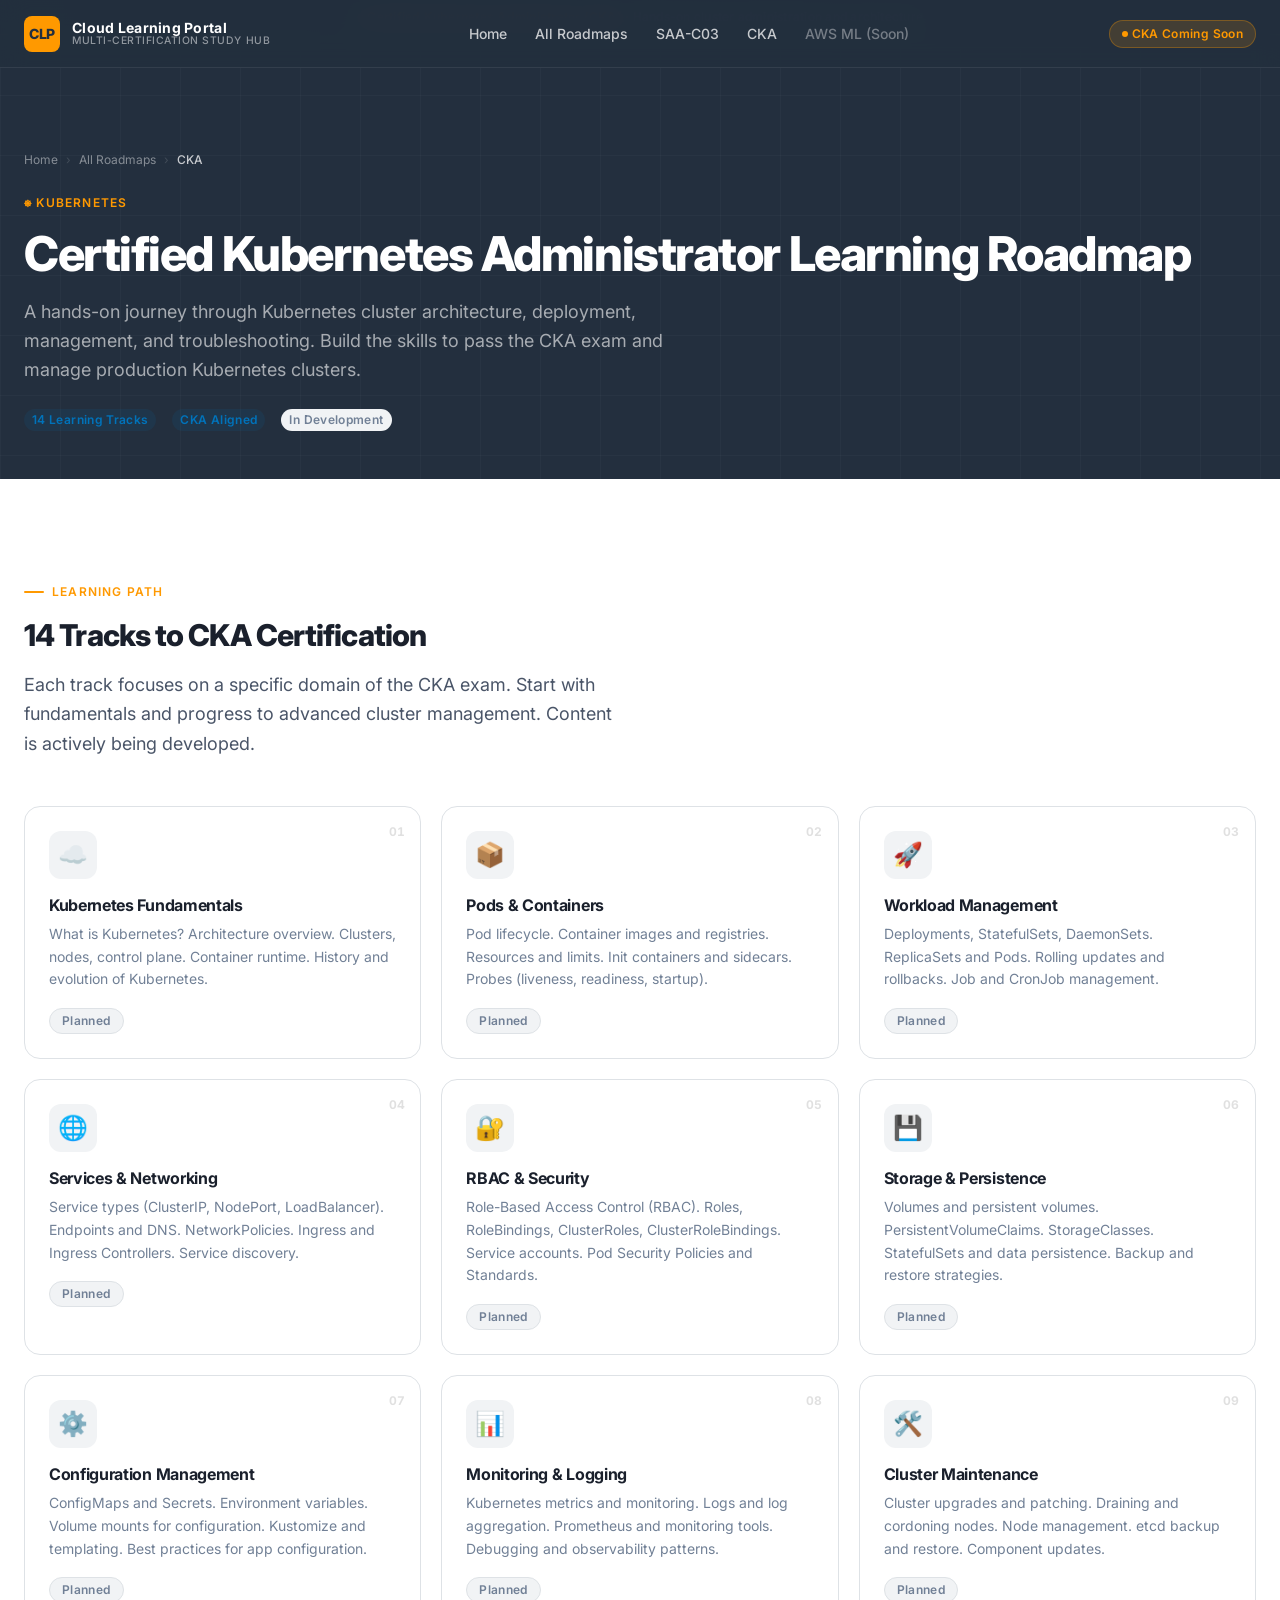
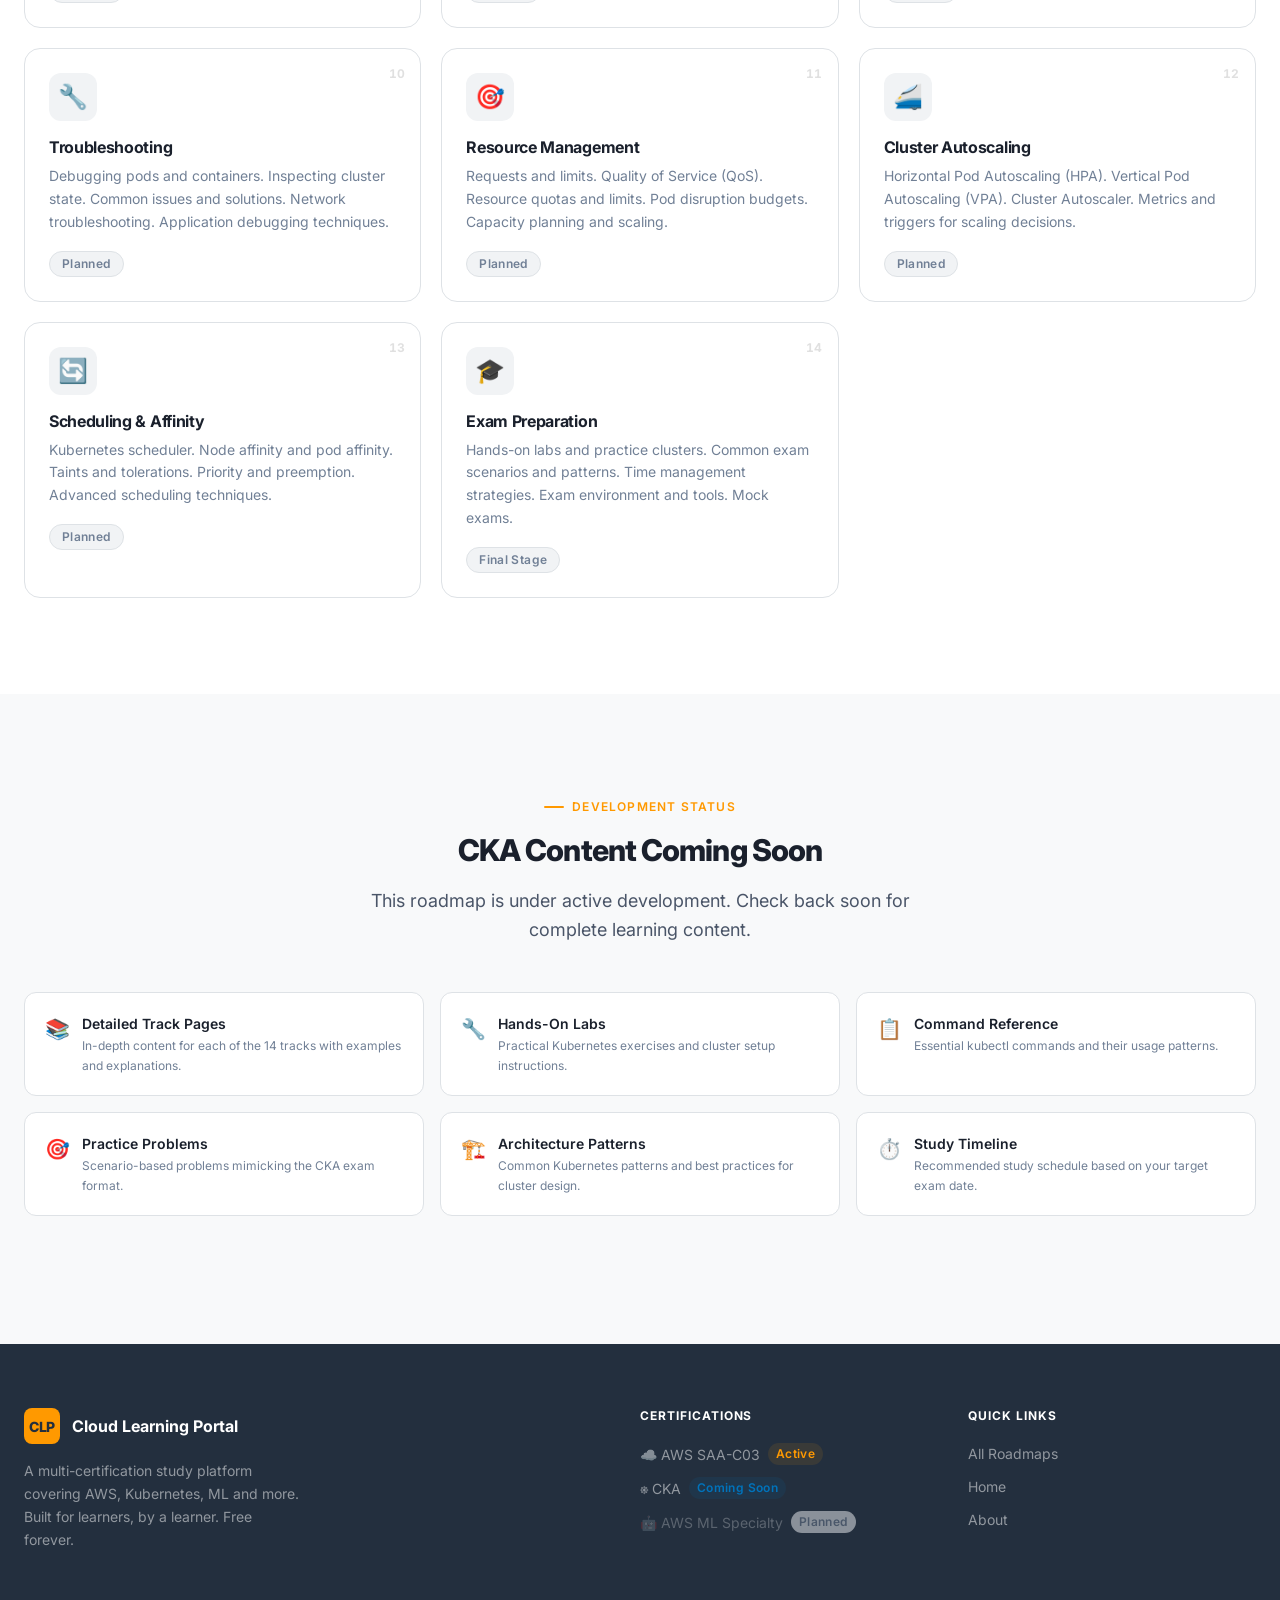
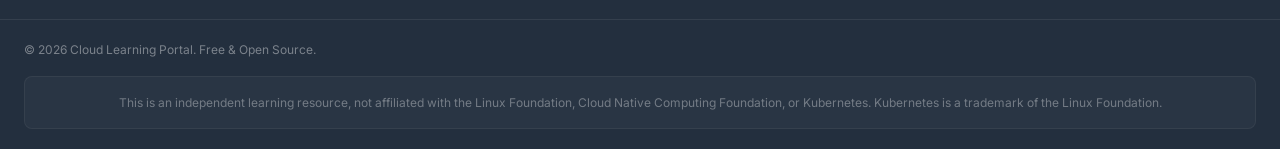
<file: roadmaps/cka.html>
<!DOCTYPE html>
<html lang="en">
<head>
  <meta charset="UTF-8" />
  <meta name="viewport" content="width=device-width, initial-scale=1.0" />
  <meta name="description" content="CKA (Certified Kubernetes Administrator) Learning Roadmap — A structured path through Kubernetes cluster administration and architecture." />
  <title>CKA Learning Roadmap — Cloud Learning Portal</title>
  <link rel="preconnect" href="https://fonts.googleapis.com" />
  <link rel="preconnect" href="https://fonts.gstatic.com" crossorigin />
  <link href="https://fonts.googleapis.com/css2?family=Inter:wght@400;500;600;700;800&display=swap" rel="stylesheet" />
  <link rel="stylesheet" href="../shared/css/style.css" />
  <link rel="stylesheet" href="../shared/css/responsive.css" />
  <link rel="icon" href="data:image/svg+xml,<svg xmlns='http://www.w3.org/2000/svg' viewBox='0 0 100 100'><rect width='100' height='100' rx='18' fill='%23232F3E'/><text y='.9em' font-size='70' x='50%' text-anchor='middle' dy='.3em' fill='%230073BB' font-family='Inter' font-weight='800'>⎈</text></svg>" />
</head>
<body>

  <a class="skip-link" href="#main-content">Skip to main content</a>

  <div class="announcement-bar">
    <strong>⎈ Certified Kubernetes Administrator (CKA)</strong> · Hands-on cluster administration and architecture
  </div>

  <header class="navbar" role="banner">
    <div class="navbar__inner">
      <a href="../index.html" class="navbar__logo" aria-label="Cloud Learning Portal home">
        <div class="navbar__logo-icon" aria-hidden="true">CLP</div>
        <div class="navbar__logo-text">
          <span class="navbar__logo-name">Cloud Learning Portal</span>
          <span class="navbar__logo-tagline">Multi-Certification Study Hub</span>
        </div>
      </a>
      <nav class="navbar__nav" role="navigation" aria-label="Main navigation">
        <a href="../index.html" class="navbar__link">Home</a>
        <a href="../roadmap.html" class="navbar__link">All Roadmaps</a>
        <a href="saa-c03.html" class="navbar__link">SAA-C03</a>
        <a href="cka.html" class="navbar__link active">CKA</a>
        <a href="#" class="navbar__link" style="opacity:0.5;cursor:not-allowed;">AWS ML (Soon)</a>
      </nav>
      <div class="navbar__actions">
        <span class="navbar__badge">CKA Coming Soon</span>
        <button class="navbar__hamburger" aria-label="Toggle navigation" aria-expanded="false" aria-controls="mobile-menu">
          <span></span><span></span><span></span>
        </button>
      </div>
    </div>
  </header>

  <div class="navbar__mobile-menu" id="mobile-menu" role="navigation" aria-label="Mobile navigation">
    <a href="../index.html" class="navbar__mobile-link">🏠 Home</a>
    <a href="../roadmap.html" class="navbar__mobile-link">🗺️ All Roadmaps</a>
    <a href="saa-c03.html" class="navbar__mobile-link">☁️ AWS SAA-C03</a>
    <a href="cka.html" class="navbar__mobile-link">⎈ CKA</a>
    <a href="#" class="navbar__mobile-link" style="opacity:0.5;cursor:not-allowed;">🤖 AWS ML (Soon)</a>
  </div>

  <main id="main-content">

    <!-- Page Hero -->
    <div class="page-hero">
      <div class="container page-hero__inner">
        <nav class="page-hero__breadcrumb" aria-label="Breadcrumb">
          <a href="../index.html">Home</a>
          <span class="page-hero__breadcrumb-sep" aria-hidden="true">›</span>
          <a href="../roadmap.html">All Roadmaps</a>
          <span class="page-hero__breadcrumb-sep" aria-hidden="true">›</span>
          <span class="page-hero__breadcrumb-current">CKA</span>
        </nav>
        <div class="page-hero__label">⎈ Kubernetes</div>
        <h1 class="page-hero__title">Certified Kubernetes Administrator Learning Roadmap</h1>
        <p class="page-hero__subtitle">
          A hands-on journey through Kubernetes cluster architecture, deployment, management, and troubleshooting.
          Build the skills to pass the CKA exam and manage production Kubernetes clusters.
        </p>
        <div class="page-hero__meta">
          <span class="badge badge--blue">14 Learning Tracks</span>
          <span class="badge badge--blue">CKA Aligned</span>
          <span class="badge badge--gray">In Development</span>
        </div>
      </div>
    </div>

    <!-- Roadmap Content -->
    <section class="section" id="roadmap-tracks" aria-labelledby="tracks-title">
      <div class="container">

        <div class="section-header fade-in">
          <div class="section-label">Learning Path</div>
          <h2 class="section-title" id="tracks-title">14 Tracks to CKA Certification</h2>
          <p class="section-subtitle">
            Each track focuses on a specific domain of the CKA exam. Start with fundamentals and progress to advanced cluster management.
            Content is actively being developed.
          </p>
        </div>

        <div class="roadmap__grid stagger">
          <article class="roadmap-card fade-in">
            <span class="roadmap-card__number">01</span>
            <div class="roadmap-card__icon">☁️</div>
            <h3 class="roadmap-card__title">Kubernetes Fundamentals</h3>
            <p class="roadmap-card__desc">What is Kubernetes? Architecture overview. Clusters, nodes, control plane. Container runtime. History and evolution of Kubernetes.</p>
            <span class="roadmap-card__tag roadmap-card__tag--locked">Planned</span>
          </article>

          <article class="roadmap-card fade-in">
            <span class="roadmap-card__number">02</span>
            <div class="roadmap-card__icon">📦</div>
            <h3 class="roadmap-card__title">Pods & Containers</h3>
            <p class="roadmap-card__desc">Pod lifecycle. Container images and registries. Resources and limits. Init containers and sidecars. Probes (liveness, readiness, startup).</p>
            <span class="roadmap-card__tag roadmap-card__tag--locked">Planned</span>
          </article>

          <article class="roadmap-card fade-in">
            <span class="roadmap-card__number">03</span>
            <div class="roadmap-card__icon">🚀</div>
            <h3 class="roadmap-card__title">Workload Management</h3>
            <p class="roadmap-card__desc">Deployments, StatefulSets, DaemonSets. ReplicaSets and Pods. Rolling updates and rollbacks. Job and CronJob management.</p>
            <span class="roadmap-card__tag roadmap-card__tag--locked">Planned</span>
          </article>

          <article class="roadmap-card fade-in">
            <span class="roadmap-card__number">04</span>
            <div class="roadmap-card__icon">🌐</div>
            <h3 class="roadmap-card__title">Services & Networking</h3>
            <p class="roadmap-card__desc">Service types (ClusterIP, NodePort, LoadBalancer). Endpoints and DNS. NetworkPolicies. Ingress and Ingress Controllers. Service discovery.</p>
            <span class="roadmap-card__tag roadmap-card__tag--locked">Planned</span>
          </article>

          <article class="roadmap-card fade-in">
            <span class="roadmap-card__number">05</span>
            <div class="roadmap-card__icon">🔐</div>
            <h3 class="roadmap-card__title">RBAC & Security</h3>
            <p class="roadmap-card__desc">Role-Based Access Control (RBAC). Roles, RoleBindings, ClusterRoles, ClusterRoleBindings. Service accounts. Pod Security Policies and Standards.</p>
            <span class="roadmap-card__tag roadmap-card__tag--locked">Planned</span>
          </article>

          <article class="roadmap-card fade-in">
            <span class="roadmap-card__number">06</span>
            <div class="roadmap-card__icon">💾</div>
            <h3 class="roadmap-card__title">Storage & Persistence</h3>
            <p class="roadmap-card__desc">Volumes and persistent volumes. PersistentVolumeClaims. StorageClasses. StatefulSets and data persistence. Backup and restore strategies.</p>
            <span class="roadmap-card__tag roadmap-card__tag--locked">Planned</span>
          </article>

          <article class="roadmap-card fade-in">
            <span class="roadmap-card__number">07</span>
            <div class="roadmap-card__icon">⚙️</div>
            <h3 class="roadmap-card__title">Configuration Management</h3>
            <p class="roadmap-card__desc">ConfigMaps and Secrets. Environment variables. Volume mounts for configuration. Kustomize and templating. Best practices for app configuration.</p>
            <span class="roadmap-card__tag roadmap-card__tag--locked">Planned</span>
          </article>

          <article class="roadmap-card fade-in">
            <span class="roadmap-card__number">08</span>
            <div class="roadmap-card__icon">📊</div>
            <h3 class="roadmap-card__title">Monitoring & Logging</h3>
            <p class="roadmap-card__desc">Kubernetes metrics and monitoring. Logs and log aggregation. Prometheus and monitoring tools. Debugging and observability patterns.</p>
            <span class="roadmap-card__tag roadmap-card__tag--locked">Planned</span>
          </article>

          <article class="roadmap-card fade-in">
            <span class="roadmap-card__number">09</span>
            <div class="roadmap-card__icon">🛠️</div>
            <h3 class="roadmap-card__title">Cluster Maintenance</h3>
            <p class="roadmap-card__desc">Cluster upgrades and patching. Draining and cordoning nodes. Node management. etcd backup and restore. Component updates.</p>
            <span class="roadmap-card__tag roadmap-card__tag--locked">Planned</span>
          </article>

          <article class="roadmap-card fade-in">
            <span class="roadmap-card__number">10</span>
            <div class="roadmap-card__icon">🔧</div>
            <h3 class="roadmap-card__title">Troubleshooting</h3>
            <p class="roadmap-card__desc">Debugging pods and containers. Inspecting cluster state. Common issues and solutions. Network troubleshooting. Application debugging techniques.</p>
            <span class="roadmap-card__tag roadmap-card__tag--locked">Planned</span>
          </article>

          <article class="roadmap-card fade-in">
            <span class="roadmap-card__number">11</span>
            <div class="roadmap-card__icon">🎯</div>
            <h3 class="roadmap-card__title">Resource Management</h3>
            <p class="roadmap-card__desc">Requests and limits. Quality of Service (QoS). Resource quotas and limits. Pod disruption budgets. Capacity planning and scaling.</p>
            <span class="roadmap-card__tag roadmap-card__tag--locked">Planned</span>
          </article>

          <article class="roadmap-card fade-in">
            <span class="roadmap-card__number">12</span>
            <div class="roadmap-card__icon">🚄</div>
            <h3 class="roadmap-card__title">Cluster Autoscaling</h3>
            <p class="roadmap-card__desc">Horizontal Pod Autoscaling (HPA). Vertical Pod Autoscaling (VPA). Cluster Autoscaler. Metrics and triggers for scaling decisions.</p>
            <span class="roadmap-card__tag roadmap-card__tag--locked">Planned</span>
          </article>

          <article class="roadmap-card fade-in">
            <span class="roadmap-card__number">13</span>
            <div class="roadmap-card__icon">🔄</div>
            <h3 class="roadmap-card__title">Scheduling & Affinity</h3>
            <p class="roadmap-card__desc">Kubernetes scheduler. Node affinity and pod affinity. Taints and tolerations. Priority and preemption. Advanced scheduling techniques.</p>
            <span class="roadmap-card__tag roadmap-card__tag--locked">Planned</span>
          </article>

          <article class="roadmap-card fade-in">
            <span class="roadmap-card__number">14</span>
            <div class="roadmap-card__icon">🎓</div>
            <h3 class="roadmap-card__title">Exam Preparation</h3>
            <p class="roadmap-card__desc">Hands-on labs and practice clusters. Common exam scenarios and patterns. Time management strategies. Exam environment and tools. Mock exams.</p>
            <span class="roadmap-card__tag roadmap-card__tag--locked">Final Stage</span>
          </article>
        </div>
      </div>
    </section>

    <!-- Development Status -->
    <section class="section section--alt" aria-labelledby="status-title">
      <div class="container">
        <div class="section-header section-header--centered fade-in">
          <p class="section-label">Development Status</p>
          <h2 class="section-title" id="status-title">CKA Content Coming Soon</h2>
          <p class="section-subtitle">
            This roadmap is under active development. Check back soon for complete learning content.
          </p>
        </div>
        <div class="planned-list">
          <div class="planned-item fade-in">
            <span class="planned-item__icon">📚</span>
            <div>
              <div class="planned-item__title">Detailed Track Pages</div>
              <div class="planned-item__desc">In-depth content for each of the 14 tracks with examples and explanations.</div>
            </div>
          </div>
          <div class="planned-item fade-in">
            <span class="planned-item__icon">🔧</span>
            <div>
              <div class="planned-item__title">Hands-On Labs</div>
              <div class="planned-item__desc">Practical Kubernetes exercises and cluster setup instructions.</div>
            </div>
          </div>
          <div class="planned-item fade-in">
            <span class="planned-item__icon">📋</span>
            <div>
              <div class="planned-item__title">Command Reference</div>
              <div class="planned-item__desc">Essential kubectl commands and their usage patterns.</div>
            </div>
          </div>
          <div class="planned-item fade-in">
            <span class="planned-item__icon">🎯</span>
            <div>
              <div class="planned-item__title">Practice Problems</div>
              <div class="planned-item__desc">Scenario-based problems mimicking the CKA exam format.</div>
            </div>
          </div>
          <div class="planned-item fade-in">
            <span class="planned-item__icon">🏗️</span>
            <div>
              <div class="planned-item__title">Architecture Patterns</div>
              <div class="planned-item__desc">Common Kubernetes patterns and best practices for cluster design.</div>
            </div>
          </div>
          <div class="planned-item fade-in">
            <span class="planned-item__icon">⏱️</span>
            <div>
              <div class="planned-item__title">Study Timeline</div>
              <div class="planned-item__desc">Recommended study schedule based on your target exam date.</div>
            </div>
          </div>
        </div>
      </div>
    </section>

  </main>

  <footer class="footer" role="contentinfo">
    <div class="footer__main">
      <div class="container">
        <div class="footer__grid">
          <div class="footer__brand">
            <a href="../index.html" class="footer__brand-logo" aria-label="Cloud Learning Portal home">
              <div class="footer__brand-icon" aria-hidden="true">CLP</div>
              <span class="footer__brand-name">Cloud Learning Portal</span>
            </a>
            <p class="footer__brand-desc">
              A multi-certification study platform covering AWS, Kubernetes, ML and more.
              Built for learners, by a learner. Free forever.
            </p>
          </div>
          <div class="footer__col">
            <h3 class="footer__col-title">Certifications</h3>
            <ul class="footer__links">
              <li><a href="saa-c03.html" class="footer__link">☁️ AWS SAA-C03 <span class="badge badge--orange">Active</span></a></li>
              <li><a href="cka.html" class="footer__link">⎈ CKA <span class="badge badge--blue">Coming Soon</span></a></li>
              <li><a href="#" class="footer__link" style="opacity:0.5;cursor:not-allowed;">🤖 AWS ML Specialty <span class="badge badge--gray">Planned</span></a></li>
            </ul>
          </div>
          <div class="footer__col">
            <h3 class="footer__col-title">Quick Links</h3>
            <ul class="footer__links">
              <li><a href="../roadmap.html" class="footer__link">All Roadmaps</a></li>
              <li><a href="../index.html" class="footer__link">Home</a></li>
              <li><a href="../about.html" class="footer__link">About</a></li>
            </ul>
          </div>
          <div class="footer__col">
            <h3 class="footer__col-title">Official Resources</h3>
            <ul class="footer__links">
              <li><a href="https://kubernetes.io/docs/" target="_blank" rel="noopener" class="footer__link footer__link-ext">Kubernetes Docs</a></li>
              <li><a href="https://www.cncf.io/" target="_blank" rel="noopener" class="footer__link footer__link-ext">CNCF</a></li>
              <li><a href="https://www.linux.com/training/" target="_blank" rel="noopener" class="footer__link footer__link-ext">Linux Training</a></li>
            </ul>
          </div>
        </div>
      </div>
    </div>
    <div class="footer__bottom">
      <div class="container">
        <div class="footer__bottom-inner">
          <p class="footer__copy">&copy; <span id="footer-year"></span> Cloud Learning Portal. Free &amp; Open Source.</p>
        </div>
        <p class="footer__disclaimer">This is an independent learning resource, not affiliated with the Linux Foundation, Cloud Native Computing Foundation, or Kubernetes. Kubernetes is a trademark of the Linux Foundation.</p>
      </div>
    </div>
  </footer>

  <script src="../shared/js/app.js"></script>
  <script>document.getElementById('footer-year').textContent = new Date().getFullYear();</script>
</body>
</html>
</file>
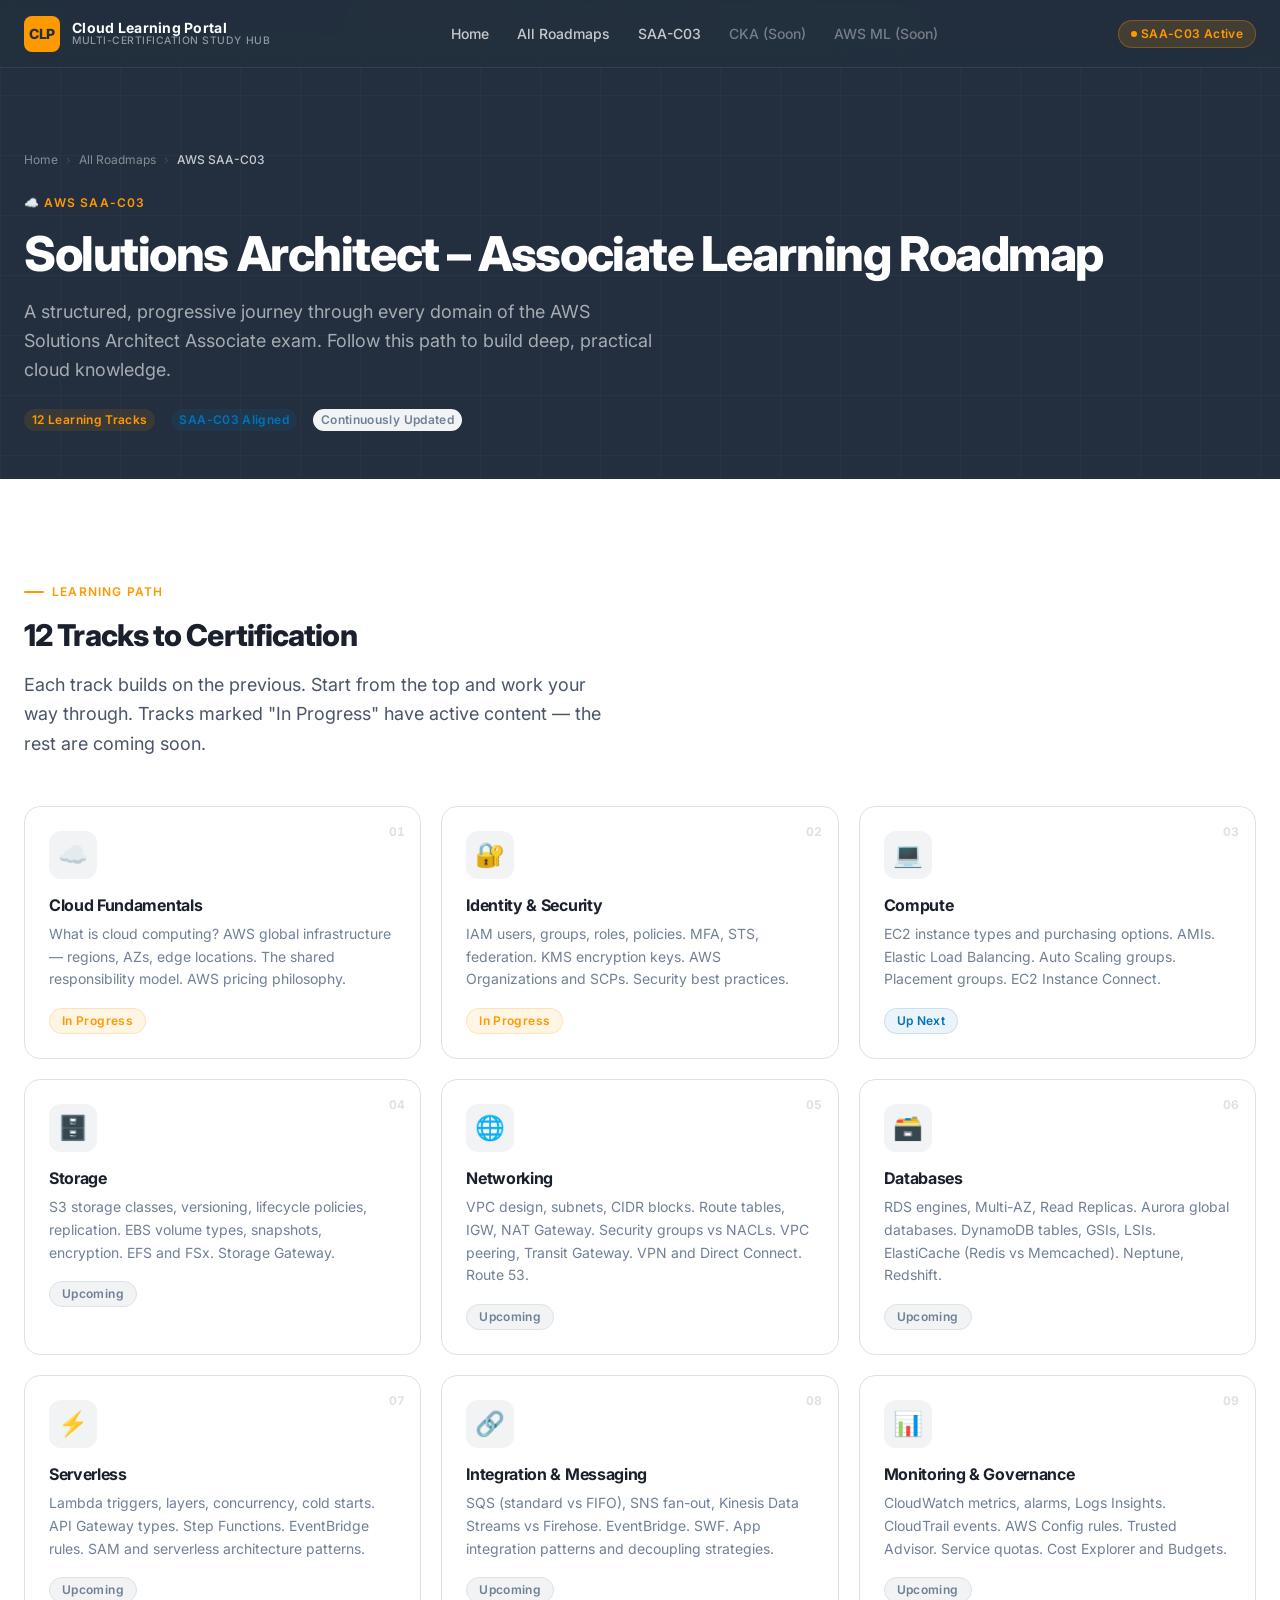
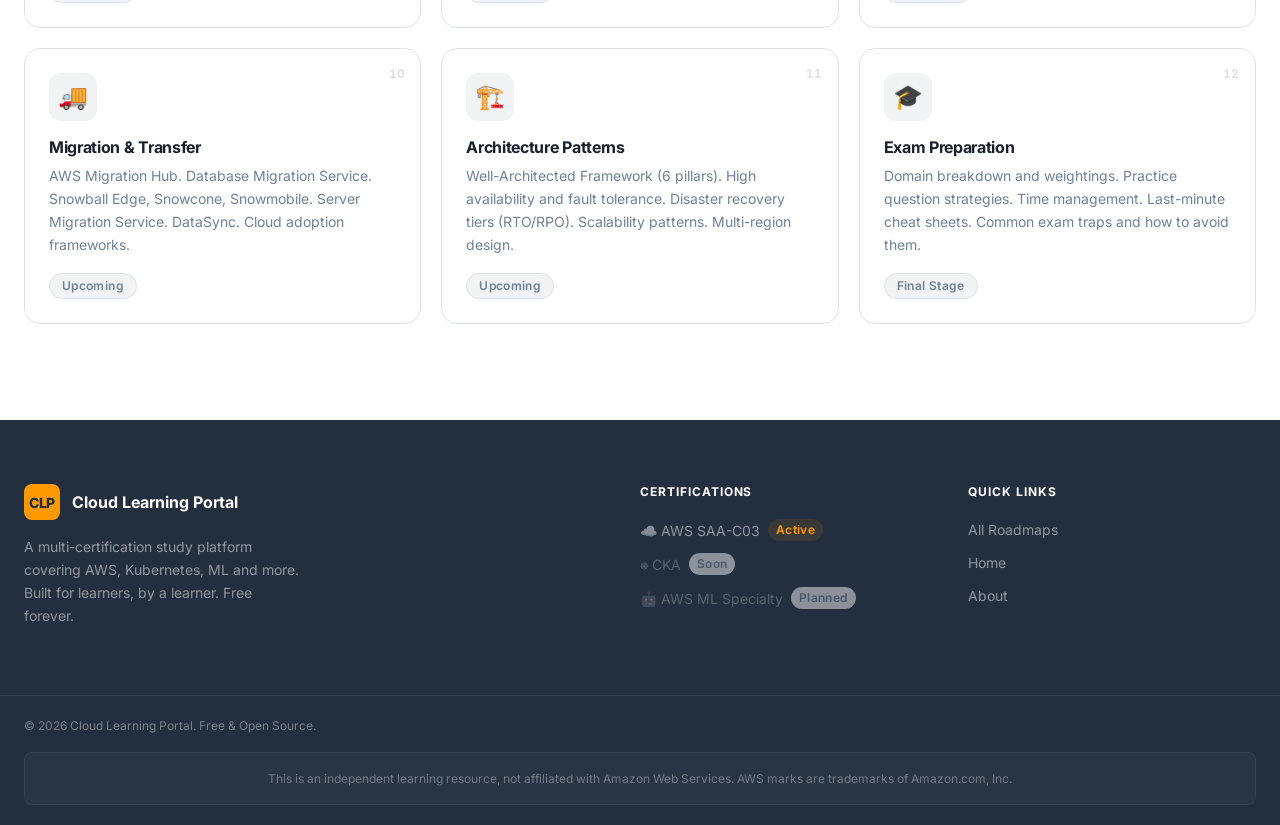
<file: roadmaps/saa-c03.html>
<!DOCTYPE html>
<html lang="en">
<head>
  <meta charset="UTF-8" />
  <meta name="viewport" content="width=device-width, initial-scale=1.0" />
  <meta name="description" content="AWS SAA-C03 Learning Roadmap — A structured path from cloud fundamentals through exam preparation." />
  <title>AWS SAA-C03 Roadmap — Cloud Learning Portal</title>
  <link rel="preconnect" href="https://fonts.googleapis.com" />
  <link rel="preconnect" href="https://fonts.gstatic.com" crossorigin />
  <link href="https://fonts.googleapis.com/css2?family=Inter:wght@400;500;600;700;800&display=swap" rel="stylesheet" />
  <link rel="stylesheet" href="../shared/css/style.css" />
  <link rel="stylesheet" href="../shared/css/responsive.css" />
  <link rel="icon" href="data:image/svg+xml,<svg xmlns='http://www.w3.org/2000/svg' viewBox='0 0 100 100'><rect width='100' height='100' rx='18' fill='%23232F3E'/><text y='.9em' font-size='70' x='50%' text-anchor='middle' dy='.3em' fill='%23FF9900' font-family='Inter' font-weight='800'>☁️</text></svg>" />
</head>
<body>

  <a class="skip-link" href="#main-content">Skip to main content</a>

  <div class="announcement-bar">
    <strong>📚 AWS Certified Solutions Architect – Associate (SAA-C03)</strong> · Full certification learning track
  </div>

  <header class="navbar" role="banner">
    <div class="navbar__inner">
      <a href="../index.html" class="navbar__logo" aria-label="Cloud Learning Portal home">
        <div class="navbar__logo-icon" aria-hidden="true">CLP</div>
        <div class="navbar__logo-text">
          <span class="navbar__logo-name">Cloud Learning Portal</span>
          <span class="navbar__logo-tagline">Multi-Certification Study Hub</span>
        </div>
      </a>
      <nav class="navbar__nav" role="navigation" aria-label="Main navigation">
        <a href="../index.html" class="navbar__link">Home</a>
        <a href="../roadmap.html" class="navbar__link">All Roadmaps</a>
        <a href="saa-c03.html" class="navbar__link active">SAA-C03</a>
        <a href="#" class="navbar__link" style="opacity:0.5;cursor:not-allowed;">CKA (Soon)</a>
        <a href="#" class="navbar__link" style="opacity:0.5;cursor:not-allowed;">AWS ML (Soon)</a>
      </nav>
      <div class="navbar__actions">
        <span class="navbar__badge">SAA-C03 Active</span>
        <button class="navbar__hamburger" aria-label="Toggle navigation" aria-expanded="false" aria-controls="mobile-menu">
          <span></span><span></span><span></span>
        </button>
      </div>
    </div>
  </header>

  <div class="navbar__mobile-menu" id="mobile-menu" role="navigation" aria-label="Mobile navigation">
    <a href="../index.html" class="navbar__mobile-link">🏠 Home</a>
    <a href="../roadmap.html" class="navbar__mobile-link">🗺️ All Roadmaps</a>
    <a href="saa-c03.html" class="navbar__mobile-link">☁️ AWS SAA-C03</a>
    <a href="#" class="navbar__mobile-link" style="opacity:0.5;cursor:not-allowed;">⎈ CKA (Soon)</a>
    <a href="#" class="navbar__mobile-link" style="opacity:0.5;cursor:not-allowed;">🤖 AWS ML (Soon)</a>
  </div>

  <main id="main-content">

    <!-- Page Hero -->
    <div class="page-hero">
      <div class="container page-hero__inner">
        <nav class="page-hero__breadcrumb" aria-label="Breadcrumb">
          <a href="../index.html">Home</a>
          <span class="page-hero__breadcrumb-sep" aria-hidden="true">›</span>
          <a href="../roadmap.html">All Roadmaps</a>
          <span class="page-hero__breadcrumb-sep" aria-hidden="true">›</span>
          <span class="page-hero__breadcrumb-current">AWS SAA-C03</span>
        </nav>
        <div class="page-hero__label">☁️ AWS SAA-C03</div>
        <h1 class="page-hero__title">Solutions Architect – Associate Learning Roadmap</h1>
        <p class="page-hero__subtitle">
          A structured, progressive journey through every domain of the AWS Solutions Architect Associate exam.
          Follow this path to build deep, practical cloud knowledge.
        </p>
        <div class="page-hero__meta">
          <span class="badge badge--orange">12 Learning Tracks</span>
          <span class="badge badge--blue">SAA-C03 Aligned</span>
          <span class="badge badge--gray">Continuously Updated</span>
        </div>
      </div>
    </div>

    <!-- Roadmap Content -->
    <section class="section" id="roadmap-tracks" aria-labelledby="tracks-title">
      <div class="container">

        <div class="section-header fade-in">
          <div class="section-label">Learning Path</div>
          <h2 class="section-title" id="tracks-title">12 Tracks to Certification</h2>
          <p class="section-subtitle">
            Each track builds on the previous. Start from the top and work your way through.
            Tracks marked "In Progress" have active content — the rest are coming soon.
          </p>
        </div>

        <div class="roadmap__grid stagger">
          <article class="roadmap-card fade-in">
            <span class="roadmap-card__number">01</span>
            <div class="roadmap-card__icon">☁️</div>
            <h3 class="roadmap-card__title">Cloud Fundamentals</h3>
            <p class="roadmap-card__desc">What is cloud computing? AWS global infrastructure — regions, AZs, edge locations. The shared responsibility model. AWS pricing philosophy.</p>
            <span class="roadmap-card__tag roadmap-card__tag--active">In Progress</span>
          </article>

          <article class="roadmap-card fade-in">
            <span class="roadmap-card__number">02</span>
            <div class="roadmap-card__icon">🔐</div>
            <h3 class="roadmap-card__title">Identity &amp; Security</h3>
            <p class="roadmap-card__desc">IAM users, groups, roles, policies. MFA, STS, federation. KMS encryption keys. AWS Organizations and SCPs. Security best practices.</p>
            <span class="roadmap-card__tag roadmap-card__tag--active">In Progress</span>
          </article>

          <article class="roadmap-card fade-in">
            <span class="roadmap-card__number">03</span>
            <div class="roadmap-card__icon">💻</div>
            <h3 class="roadmap-card__title">Compute</h3>
            <p class="roadmap-card__desc">EC2 instance types and purchasing options. AMIs. Elastic Load Balancing. Auto Scaling groups. Placement groups. EC2 Instance Connect.</p>
            <span class="roadmap-card__tag roadmap-card__tag--soon">Up Next</span>
          </article>

          <article class="roadmap-card fade-in">
            <span class="roadmap-card__number">04</span>
            <div class="roadmap-card__icon">🗄️</div>
            <h3 class="roadmap-card__title">Storage</h3>
            <p class="roadmap-card__desc">S3 storage classes, versioning, lifecycle policies, replication. EBS volume types, snapshots, encryption. EFS and FSx. Storage Gateway.</p>
            <span class="roadmap-card__tag roadmap-card__tag--locked">Upcoming</span>
          </article>

          <article class="roadmap-card fade-in">
            <span class="roadmap-card__number">05</span>
            <div class="roadmap-card__icon">🌐</div>
            <h3 class="roadmap-card__title">Networking</h3>
            <p class="roadmap-card__desc">VPC design, subnets, CIDR blocks. Route tables, IGW, NAT Gateway. Security groups vs NACLs. VPC peering, Transit Gateway. VPN and Direct Connect. Route 53.</p>
            <span class="roadmap-card__tag roadmap-card__tag--locked">Upcoming</span>
          </article>

          <article class="roadmap-card fade-in">
            <span class="roadmap-card__number">06</span>
            <div class="roadmap-card__icon">🗃️</div>
            <h3 class="roadmap-card__title">Databases</h3>
            <p class="roadmap-card__desc">RDS engines, Multi-AZ, Read Replicas. Aurora global databases. DynamoDB tables, GSIs, LSIs. ElastiCache (Redis vs Memcached). Neptune, Redshift.</p>
            <span class="roadmap-card__tag roadmap-card__tag--locked">Upcoming</span>
          </article>

          <article class="roadmap-card fade-in">
            <span class="roadmap-card__number">07</span>
            <div class="roadmap-card__icon">⚡</div>
            <h3 class="roadmap-card__title">Serverless</h3>
            <p class="roadmap-card__desc">Lambda triggers, layers, concurrency, cold starts. API Gateway types. Step Functions. EventBridge rules. SAM and serverless architecture patterns.</p>
            <span class="roadmap-card__tag roadmap-card__tag--locked">Upcoming</span>
          </article>

          <article class="roadmap-card fade-in">
            <span class="roadmap-card__number">08</span>
            <div class="roadmap-card__icon">🔗</div>
            <h3 class="roadmap-card__title">Integration &amp; Messaging</h3>
            <p class="roadmap-card__desc">SQS (standard vs FIFO), SNS fan-out, Kinesis Data Streams vs Firehose. EventBridge. SWF. App integration patterns and decoupling strategies.</p>
            <span class="roadmap-card__tag roadmap-card__tag--locked">Upcoming</span>
          </article>

          <article class="roadmap-card fade-in">
            <span class="roadmap-card__number">09</span>
            <div class="roadmap-card__icon">📊</div>
            <h3 class="roadmap-card__title">Monitoring &amp; Governance</h3>
            <p class="roadmap-card__desc">CloudWatch metrics, alarms, Logs Insights. CloudTrail events. AWS Config rules. Trusted Advisor. Service quotas. Cost Explorer and Budgets.</p>
            <span class="roadmap-card__tag roadmap-card__tag--locked">Upcoming</span>
          </article>

          <article class="roadmap-card fade-in">
            <span class="roadmap-card__number">10</span>
            <div class="roadmap-card__icon">🚚</div>
            <h3 class="roadmap-card__title">Migration &amp; Transfer</h3>
            <p class="roadmap-card__desc">AWS Migration Hub. Database Migration Service. Snowball Edge, Snowcone, Snowmobile. Server Migration Service. DataSync. Cloud adoption frameworks.</p>
            <span class="roadmap-card__tag roadmap-card__tag--locked">Upcoming</span>
          </article>

          <article class="roadmap-card fade-in">
            <span class="roadmap-card__number">11</span>
            <div class="roadmap-card__icon">🏗️</div>
            <h3 class="roadmap-card__title">Architecture Patterns</h3>
            <p class="roadmap-card__desc">Well-Architected Framework (6 pillars). High availability and fault tolerance. Disaster recovery tiers (RTO/RPO). Scalability patterns. Multi-region design.</p>
            <span class="roadmap-card__tag roadmap-card__tag--locked">Upcoming</span>
          </article>

          <article class="roadmap-card fade-in">
            <span class="roadmap-card__number">12</span>
            <div class="roadmap-card__icon">🎓</div>
            <h3 class="roadmap-card__title">Exam Preparation</h3>
            <p class="roadmap-card__desc">Domain breakdown and weightings. Practice question strategies. Time management. Last-minute cheat sheets. Common exam traps and how to avoid them.</p>
            <span class="roadmap-card__tag roadmap-card__tag--locked">Final Stage</span>
          </article>
        </div>
      </div>
    </section>

  </main>

  <footer class="footer" role="contentinfo">
    <div class="footer__main">
      <div class="container">
        <div class="footer__grid">
          <div class="footer__brand">
            <a href="../index.html" class="footer__brand-logo" aria-label="Cloud Learning Portal home">
              <div class="footer__brand-icon" aria-hidden="true">CLP</div>
              <span class="footer__brand-name">Cloud Learning Portal</span>
            </a>
            <p class="footer__brand-desc">
              A multi-certification study platform covering AWS, Kubernetes, ML and more.
              Built for learners, by a learner. Free forever.
            </p>
          </div>
          <div class="footer__col">
            <h3 class="footer__col-title">Certifications</h3>
            <ul class="footer__links">
              <li><a href="saa-c03.html" class="footer__link">☁️ AWS SAA-C03 <span class="badge badge--orange">Active</span></a></li>
              <li><a href="#" class="footer__link" style="opacity:0.5;cursor:not-allowed;">⎈ CKA <span class="badge badge--gray">Soon</span></a></li>
              <li><a href="#" class="footer__link" style="opacity:0.5;cursor:not-allowed;">🤖 AWS ML Specialty <span class="badge badge--gray">Planned</span></a></li>
            </ul>
          </div>
          <div class="footer__col">
            <h3 class="footer__col-title">Quick Links</h3>
            <ul class="footer__links">
              <li><a href="../roadmap.html" class="footer__link">All Roadmaps</a></li>
              <li><a href="../index.html" class="footer__link">Home</a></li>
              <li><a href="../about.html" class="footer__link">About</a></li>
            </ul>
          </div>
          <div class="footer__col">
            <h3 class="footer__col-title">Official AWS</h3>
            <ul class="footer__links">
              <li><a href="https://docs.aws.amazon.com" target="_blank" rel="noopener" class="footer__link footer__link-ext">AWS Documentation</a></li>
              <li><a href="https://skillbuilder.aws" target="_blank" rel="noopener" class="footer__link footer__link-ext">AWS Skill Builder</a></li>
              <li><a href="https://aws.amazon.com/certification/certified-solutions-architect-associate/" target="_blank" rel="noopener" class="footer__link footer__link-ext">SAA-C03 Page</a></li>
            </ul>
          </div>
        </div>
      </div>
    </div>
    <div class="footer__bottom">
      <div class="container">
        <div class="footer__bottom-inner">
          <p class="footer__copy">&copy; <span id="footer-year"></span> Cloud Learning Portal. Free &amp; Open Source.</p>
        </div>
        <p class="footer__disclaimer">This is an independent learning resource, not affiliated with Amazon Web Services. AWS marks are trademarks of Amazon.com, Inc.</p>
      </div>
    </div>
  </footer>

  <script src="../shared/js/app.js"></script>
  <script>document.getElementById('footer-year').textContent = new Date().getFullYear();</script>
</body>
</html>
</file>
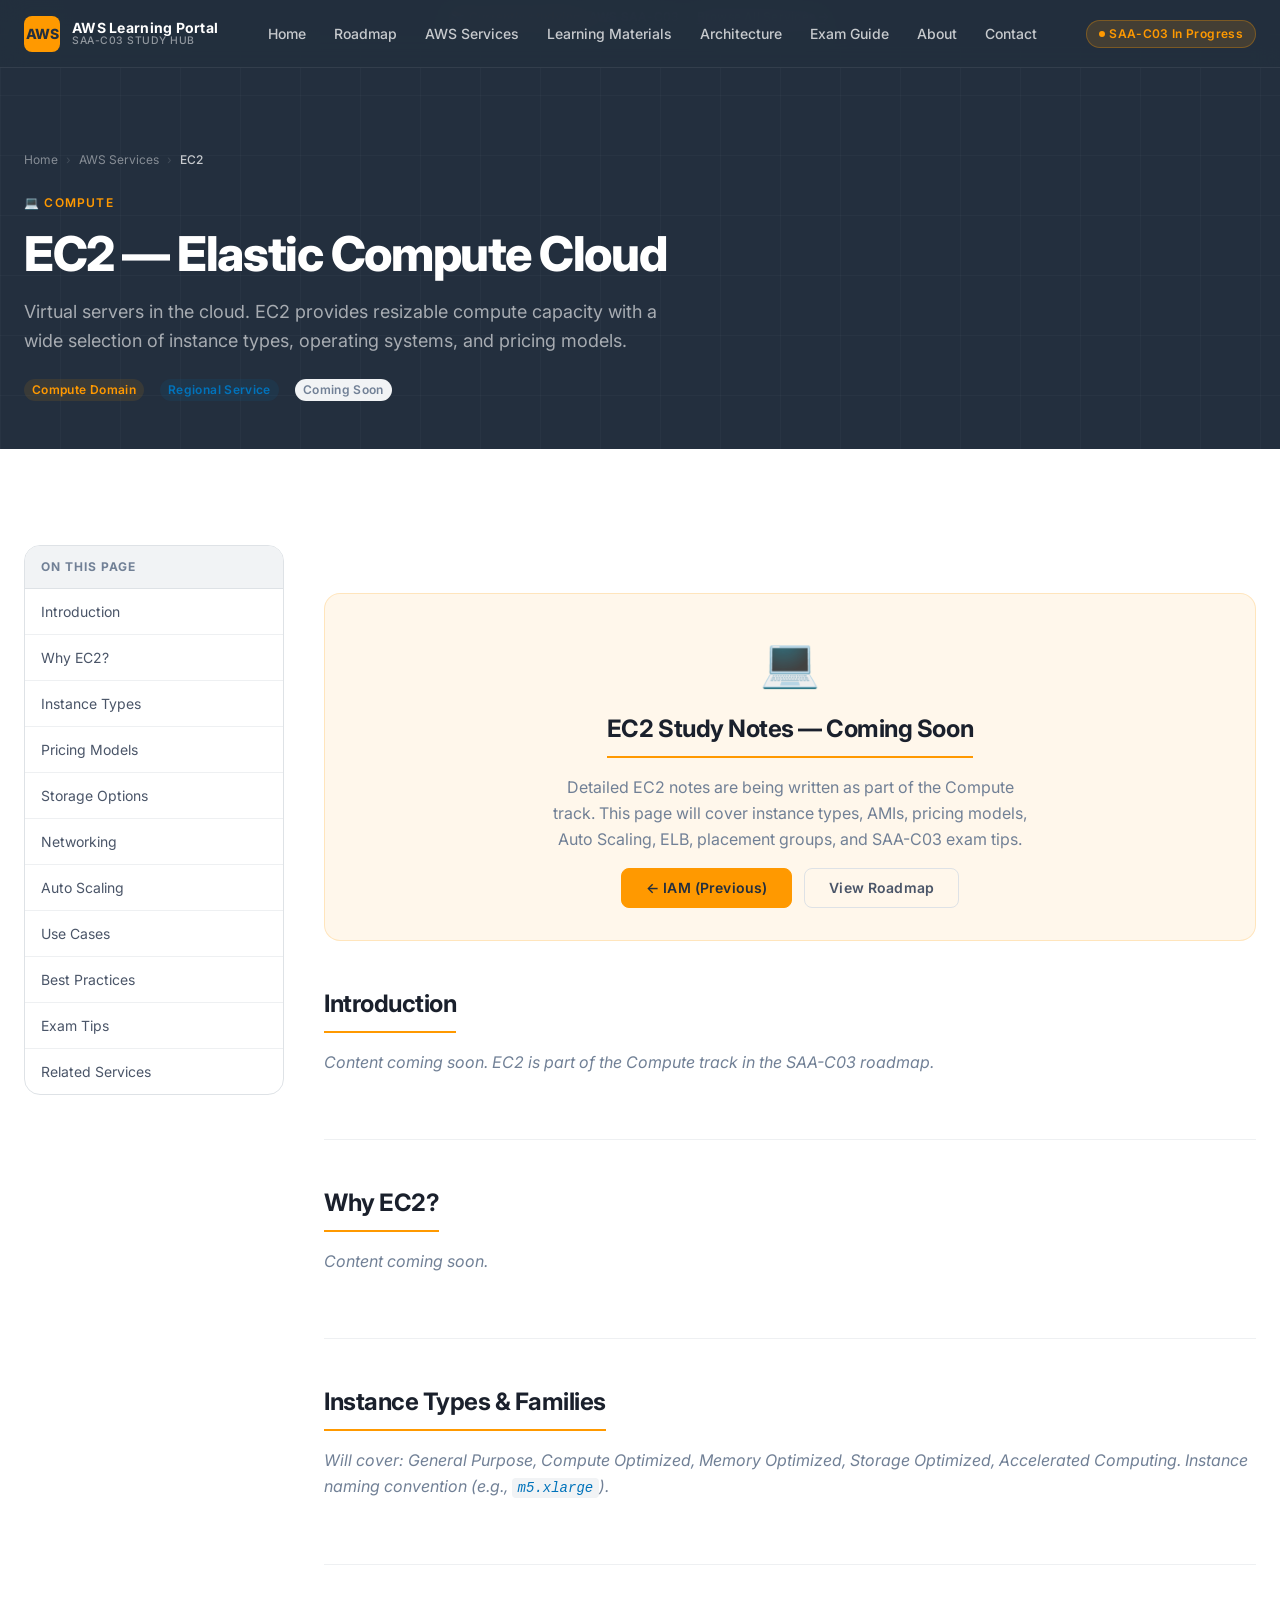
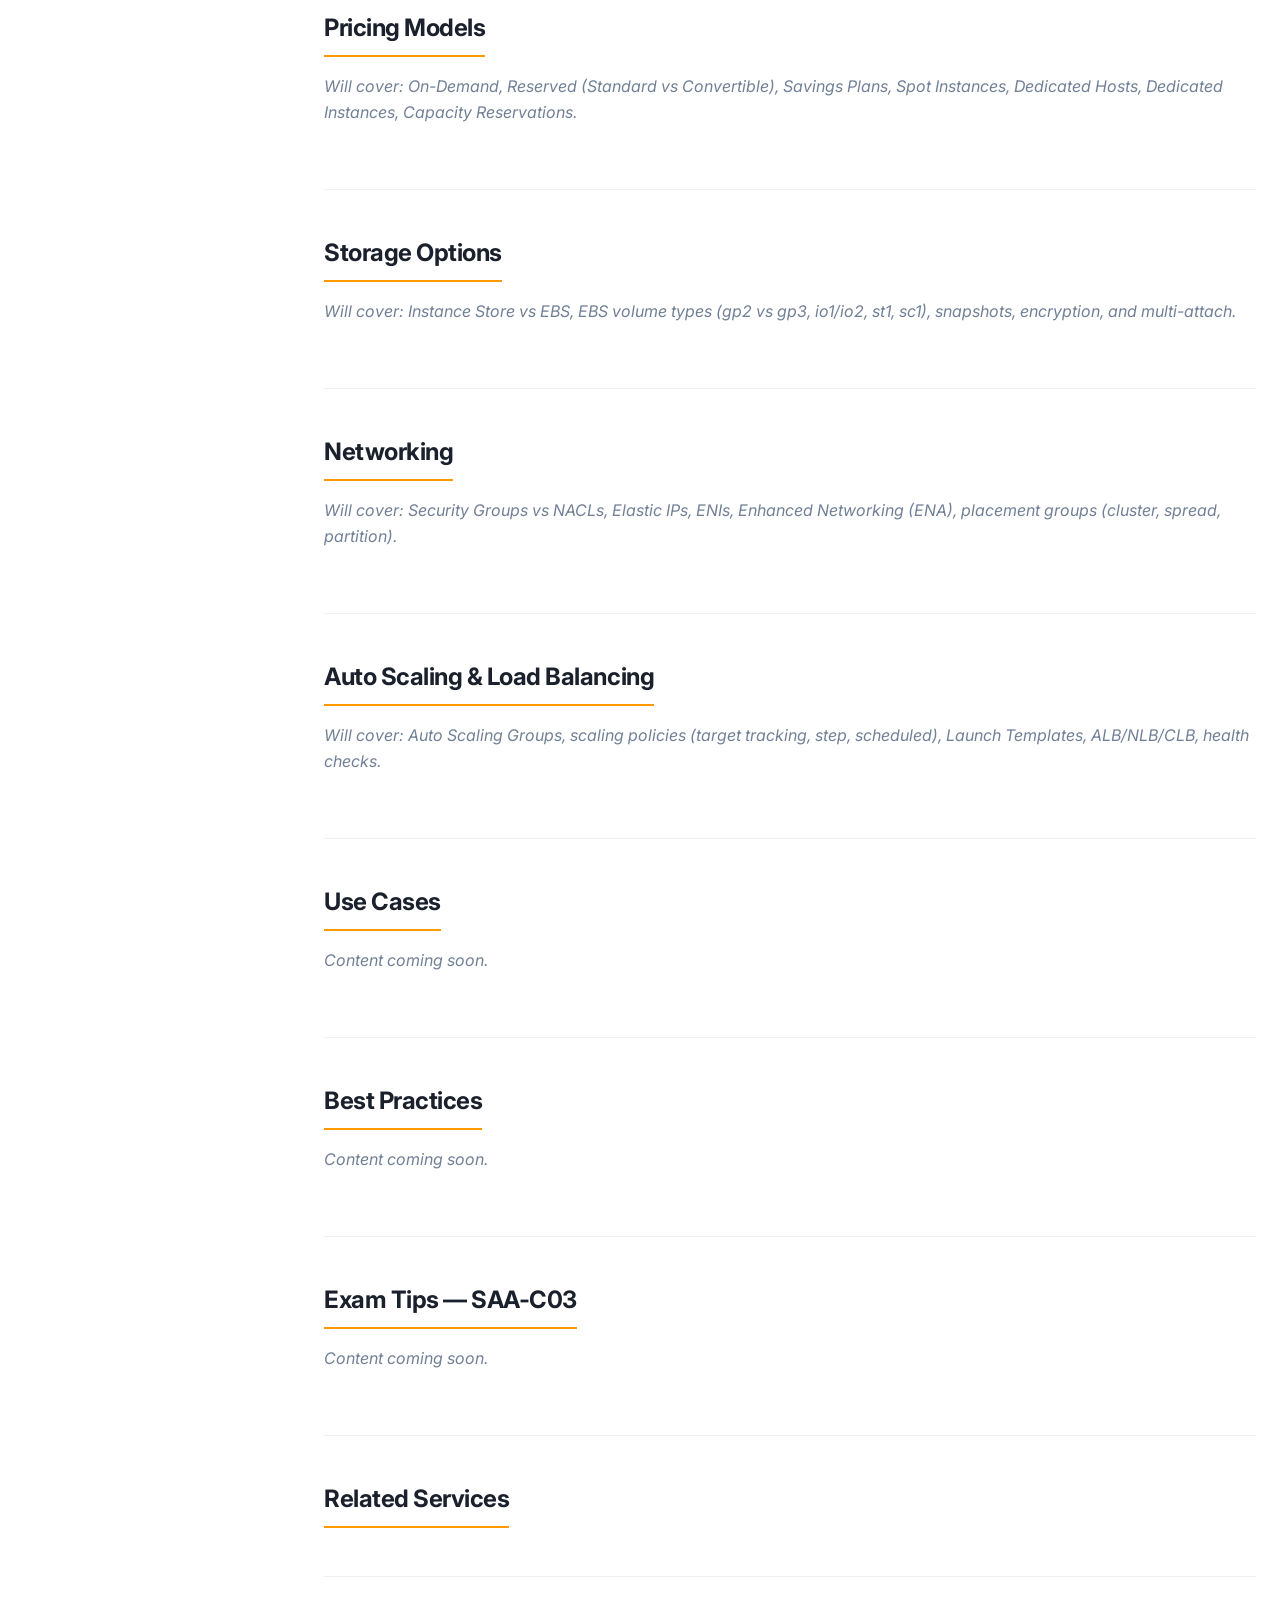
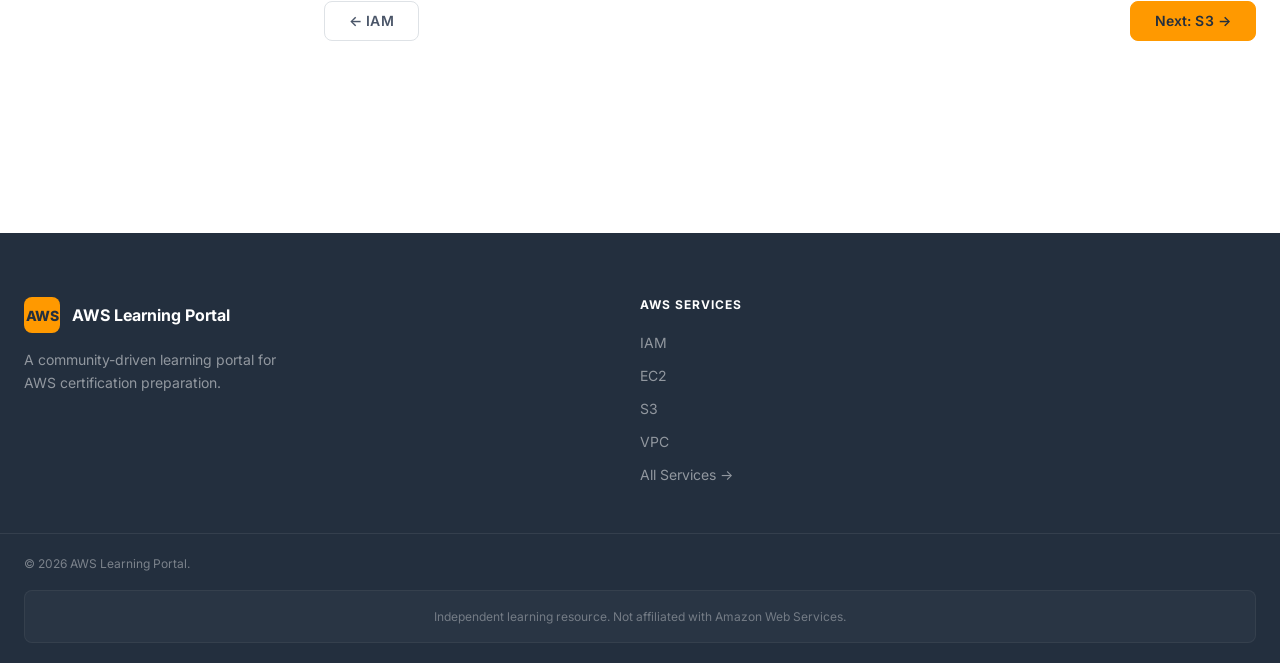
<file: services/ec2.html>
<!DOCTYPE html>
<html lang="en">
<head>
  <meta charset="UTF-8" />
  <meta name="viewport" content="width=device-width, initial-scale=1.0" />
  <meta name="description" content="AWS EC2 (Elastic Compute Cloud) — study notes covering instance types, pricing, AMIs, Auto Scaling, and exam tips for SAA-C03." />
  <title>EC2 — Elastic Compute Cloud | AWS Learning Portal</title>
  <link rel="preconnect" href="https://fonts.googleapis.com" />
  <link rel="preconnect" href="https://fonts.gstatic.com" crossorigin />
  <link href="https://fonts.googleapis.com/css2?family=Inter:wght@400;500;600;700;800&display=swap" rel="stylesheet" />
  <link rel="stylesheet" href="../css/style.css" />
  <link rel="stylesheet" href="../css/responsive.css" />
  <link rel="icon" href="data:image/svg+xml,<svg xmlns='http://www.w3.org/2000/svg' viewBox='0 0 100 100'><rect width='100' height='100' rx='18' fill='%23232F3E'/><text y='.9em' font-size='70' x='12'>☁️</text></svg>" />
</head>
<body>

  <a class="skip-link" href="#main-content">Skip to main content</a>
  <div class="announcement-bar"><strong>📚 Currently studying:</strong> AWS SAA-C03 &nbsp;·&nbsp; <a href="../services.html">Browse All Services →</a></div>

  <header class="navbar" role="banner">
    <div class="navbar__inner">
      <a href="../index.html" class="navbar__logo" aria-label="AWS Learning Portal home">
        <div class="navbar__logo-icon" aria-hidden="true">AWS</div>
        <div class="navbar__logo-text">
          <span class="navbar__logo-name">AWS Learning Portal</span>
          <span class="navbar__logo-tagline">SAA-C03 Study Hub</span>
        </div>
      </a>
      <nav class="navbar__nav" role="navigation" aria-label="Main navigation">
        <a href="../index.html"        class="navbar__link">Home</a>
        <a href="../roadmap.html"      class="navbar__link">Roadmap</a>
        <a href="../services.html"     class="navbar__link active">AWS Services</a>
        <a href="../materials.html"    class="navbar__link">Learning Materials</a>
        <a href="../architecture.html" class="navbar__link">Architecture</a>
        <a href="../exam-guide.html"   class="navbar__link">Exam Guide</a>
        <a href="../about.html"        class="navbar__link">About</a>
        <a href="../contact.html"      class="navbar__link">Contact</a>
      </nav>
      <div class="navbar__actions">
        <span class="navbar__badge">SAA-C03 In Progress</span>
        <button class="navbar__hamburger" aria-label="Toggle navigation" aria-expanded="false" aria-controls="mobile-menu"><span></span><span></span><span></span></button>
      </div>
    </div>
  </header>

  <div class="navbar__mobile-menu" id="mobile-menu" role="navigation" aria-label="Mobile navigation">
    <a href="../index.html"        class="navbar__mobile-link">🏠 Home</a>
    <a href="../roadmap.html"      class="navbar__mobile-link">🗺️ Roadmap</a>
    <a href="../services.html"     class="navbar__mobile-link">⚙️ AWS Services</a>
    <a href="../materials.html"    class="navbar__mobile-link">📚 Learning Materials</a>
    <a href="../architecture.html" class="navbar__mobile-link">🏗️ Architecture Patterns</a>
    <a href="../exam-guide.html"   class="navbar__mobile-link">📝 Exam Guide</a>
    <a href="../about.html"        class="navbar__mobile-link">ℹ️ About</a>
    <a href="../contact.html"      class="navbar__mobile-link">✉️ Contact</a>
  </div>

  <main id="main-content">

    <div class="page-hero">
      <div class="container page-hero__inner">
        <nav class="page-hero__breadcrumb" aria-label="Breadcrumb">
          <a href="../index.html">Home</a>
          <span class="page-hero__breadcrumb-sep" aria-hidden="true">›</span>
          <a href="../services.html">AWS Services</a>
          <span class="page-hero__breadcrumb-sep" aria-hidden="true">›</span>
          <span class="page-hero__breadcrumb-current">EC2</span>
        </nav>
        <div class="page-hero__label">💻 Compute</div>
        <h1 class="page-hero__title">EC2 — Elastic Compute Cloud</h1>
        <p class="page-hero__subtitle">
          Virtual servers in the cloud. EC2 provides resizable compute capacity with a wide
          selection of instance types, operating systems, and pricing models.
        </p>
        <div class="page-hero__meta">
          <span class="badge badge--orange">Compute Domain</span>
          <span class="badge badge--blue">Regional Service</span>
          <span class="badge badge--gray">Coming Soon</span>
        </div>
      </div>
    </div>

    <section class="section" id="ec2-content">
      <div class="container">
        <div class="service-page-layout">

          <aside class="service-sidebar" role="navigation" aria-label="Page sections">
            <nav class="service-sidebar__nav">
              <div class="service-sidebar__nav-title">On this page</div>
              <a href="#introduction"    class="service-sidebar__nav-link">Introduction</a>
              <a href="#why-ec2"         class="service-sidebar__nav-link">Why EC2?</a>
              <a href="#instance-types"  class="service-sidebar__nav-link">Instance Types</a>
              <a href="#pricing"         class="service-sidebar__nav-link">Pricing Models</a>
              <a href="#storage"         class="service-sidebar__nav-link">Storage Options</a>
              <a href="#networking"      class="service-sidebar__nav-link">Networking</a>
              <a href="#autoscaling"     class="service-sidebar__nav-link">Auto Scaling</a>
              <a href="#use-cases"       class="service-sidebar__nav-link">Use Cases</a>
              <a href="#best-practices"  class="service-sidebar__nav-link">Best Practices</a>
              <a href="#exam-tips"       class="service-sidebar__nav-link">Exam Tips</a>
              <a href="#related"         class="service-sidebar__nav-link">Related Services</a>
            </nav>
          </aside>

          <article class="service-content">

            <div class="coming-soon-banner">
              <span class="coming-soon-banner__icon" aria-hidden="true">💻</span>
              <h2 class="coming-soon-banner__title">EC2 Study Notes — Coming Soon</h2>
              <p class="coming-soon-banner__text">
                Detailed EC2 notes are being written as part of the Compute track.
                This page will cover instance types, AMIs, pricing models, Auto Scaling,
                ELB, placement groups, and SAA-C03 exam tips.
              </p>
              <div style="display: flex; gap: var(--space-3); justify-content: center; flex-wrap: wrap;">
                <a href="iam.html"           class="btn btn--primary">← IAM (Previous)</a>
                <a href="../roadmap.html"     class="btn btn--ghost">View Roadmap</a>
              </div>
            </div>

            <!-- Section placeholders — ready to fill -->
            <div class="service-content__section" id="introduction">
              <h2>Introduction</h2>
              <p style="color: var(--color-text-muted); font-style: italic;">Content coming soon. EC2 is part of the Compute track in the SAA-C03 roadmap.</p>
            </div>

            <div class="service-content__section" id="why-ec2">
              <h2>Why EC2?</h2>
              <p style="color: var(--color-text-muted); font-style: italic;">Content coming soon.</p>
            </div>

            <div class="service-content__section" id="instance-types">
              <h2>Instance Types &amp; Families</h2>
              <p style="color: var(--color-text-muted); font-style: italic;">Will cover: General Purpose, Compute Optimized, Memory Optimized, Storage Optimized, Accelerated Computing. Instance naming convention (e.g., <code>m5.xlarge</code>).</p>
            </div>

            <div class="service-content__section" id="pricing">
              <h2>Pricing Models</h2>
              <p style="color: var(--color-text-muted); font-style: italic;">Will cover: On-Demand, Reserved (Standard vs Convertible), Savings Plans, Spot Instances, Dedicated Hosts, Dedicated Instances, Capacity Reservations.</p>
            </div>

            <div class="service-content__section" id="storage">
              <h2>Storage Options</h2>
              <p style="color: var(--color-text-muted); font-style: italic;">Will cover: Instance Store vs EBS, EBS volume types (gp2 vs gp3, io1/io2, st1, sc1), snapshots, encryption, and multi-attach.</p>
            </div>

            <div class="service-content__section" id="networking">
              <h2>Networking</h2>
              <p style="color: var(--color-text-muted); font-style: italic;">Will cover: Security Groups vs NACLs, Elastic IPs, ENIs, Enhanced Networking (ENA), placement groups (cluster, spread, partition).</p>
            </div>

            <div class="service-content__section" id="autoscaling">
              <h2>Auto Scaling &amp; Load Balancing</h2>
              <p style="color: var(--color-text-muted); font-style: italic;">Will cover: Auto Scaling Groups, scaling policies (target tracking, step, scheduled), Launch Templates, ALB/NLB/CLB, health checks.</p>
            </div>

            <div class="service-content__section" id="use-cases">
              <h2>Use Cases</h2>
              <p style="color: var(--color-text-muted); font-style: italic;">Content coming soon.</p>
            </div>

            <div class="service-content__section" id="best-practices">
              <h2>Best Practices</h2>
              <p style="color: var(--color-text-muted); font-style: italic;">Content coming soon.</p>
            </div>

            <div class="service-content__section" id="exam-tips">
              <h2>Exam Tips — SAA-C03</h2>
              <p style="color: var(--color-text-muted); font-style: italic;">Content coming soon.</p>
            </div>

            <div class="service-content__section" id="related">
              <h2>Related Services</h2>
              <div style="display: flex; justify-content: space-between; align-items: center; margin-top: var(--space-8); padding-top: var(--space-6); border-top: 1px solid var(--color-border-light);">
                <a href="iam.html" class="btn btn--ghost">← IAM</a>
                <a href="s3.html"  class="btn btn--primary">Next: S3 →</a>
              </div>
            </div>

          </article>
        </div>
      </div>
    </section>

  </main>

  <footer class="footer" role="contentinfo">
    <div class="footer__main">
      <div class="container">
        <div class="footer__grid">
          <div class="footer__brand">
            <a href="../index.html" class="footer__brand-logo"><div class="footer__brand-icon" aria-hidden="true">AWS</div><span class="footer__brand-name">AWS Learning Portal</span></a>
            <p class="footer__brand-desc">A community-driven learning portal for AWS certification preparation.</p>
          </div>
          <div class="footer__col">
            <h3 class="footer__col-title">AWS Services</h3>
            <ul class="footer__links">
              <li><a href="iam.html" class="footer__link">IAM</a></li>
              <li><a href="ec2.html" class="footer__link">EC2</a></li>
              <li><a href="s3.html"  class="footer__link">S3</a></li>
              <li><a href="vpc.html" class="footer__link">VPC</a></li>
              <li><a href="../services.html" class="footer__link">All Services →</a></li>
            </ul>
          </div>
          <div class="footer__col">
            <h3 class="footer__col-title">Official AWS</h3>
            <ul class="footer__links">
              <li><a href="https://docs.aws.amazon.com/ec2/" target="_blank" rel="noopener noreferrer" class="footer__link footer__link-ext">EC2 Documentation</a></li>
              <li><a href="https://aws.amazon.com/ec2/pricing/" target="_blank" rel="noopener noreferrer" class="footer__link footer__link-ext">EC2 Pricing</a></li>
            </ul>
          </div>
        </div>
      </div>
    </div>
    <div class="footer__bottom">
      <div class="container">
        <div class="footer__bottom-inner"><p class="footer__copy">&copy; <span id="footer-year"></span> AWS Learning Portal.</p></div>
        <p class="footer__disclaimer">Independent learning resource. Not affiliated with Amazon Web Services.</p>
      </div>
    </div>
  </footer>

  <script src="../js/app.js"></script>
  <script>document.getElementById('footer-year').textContent = new Date().getFullYear();</script>
</body>
</html>
</file>
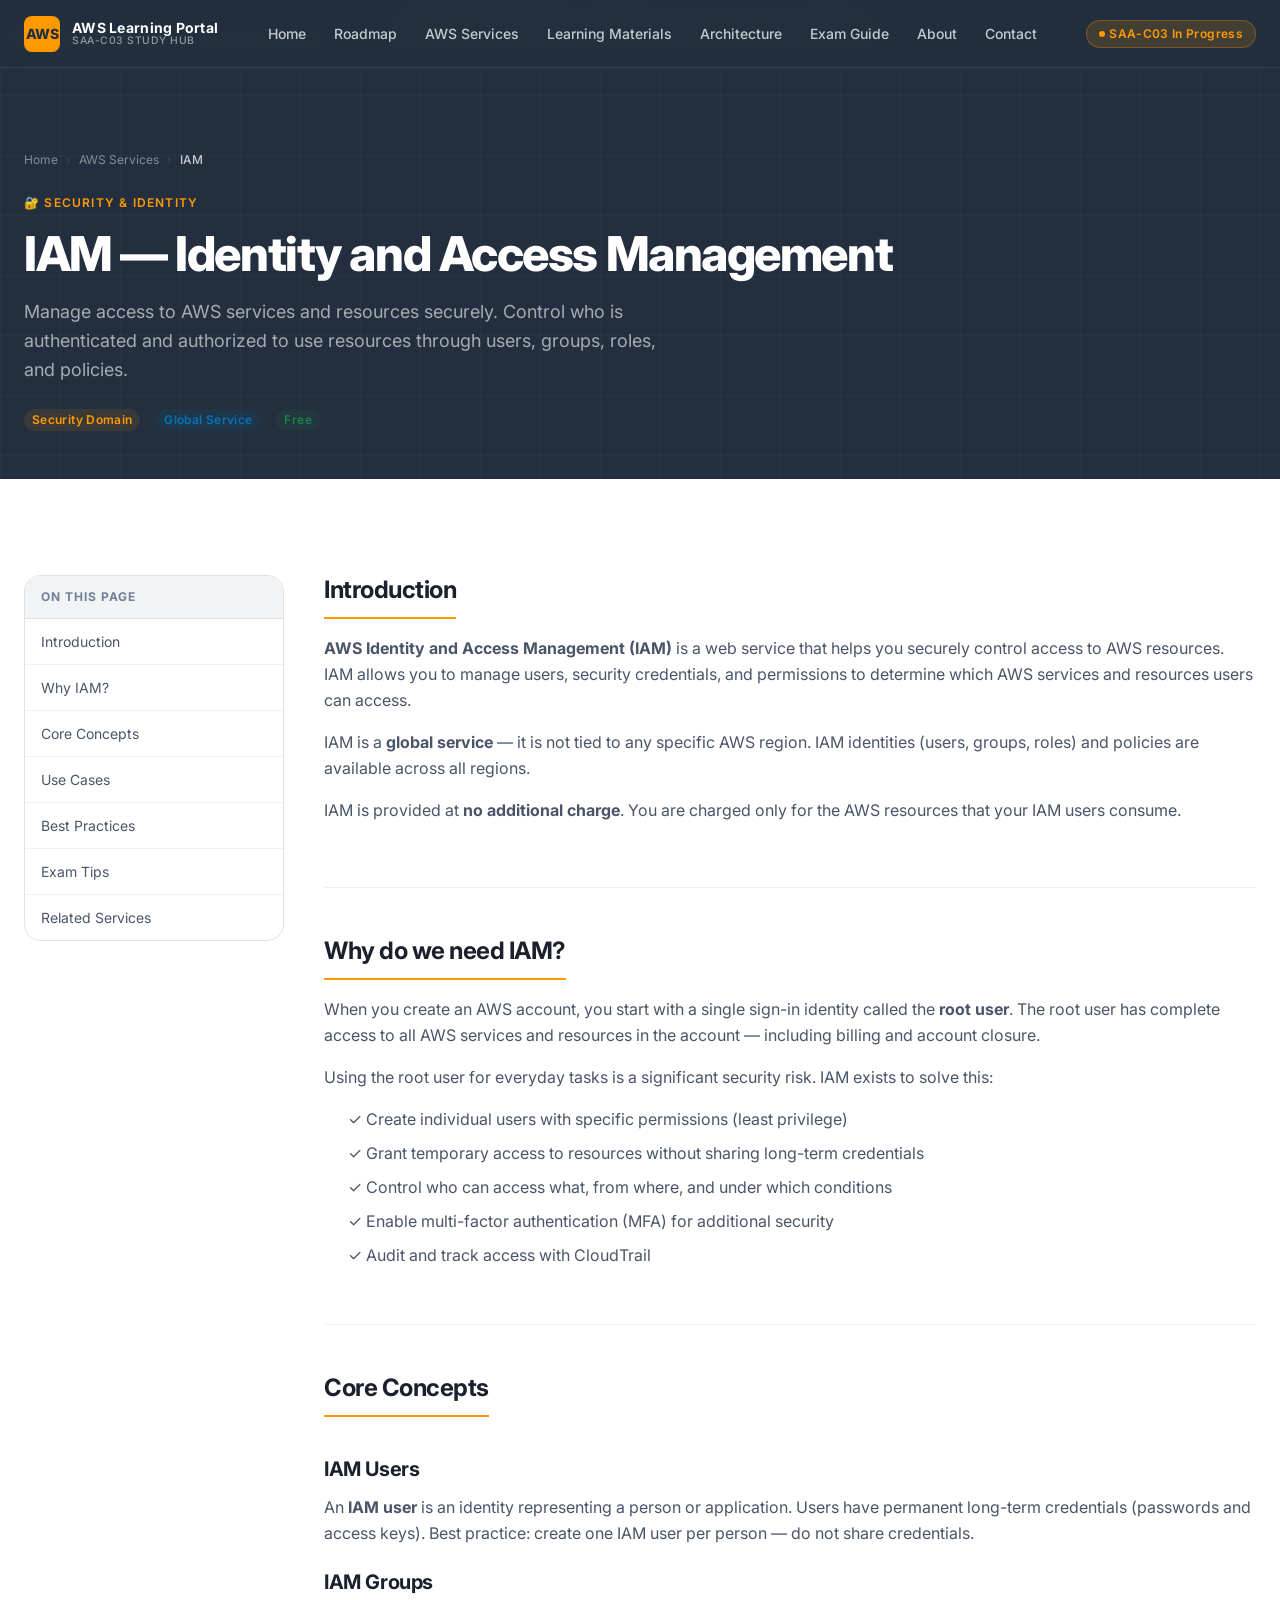
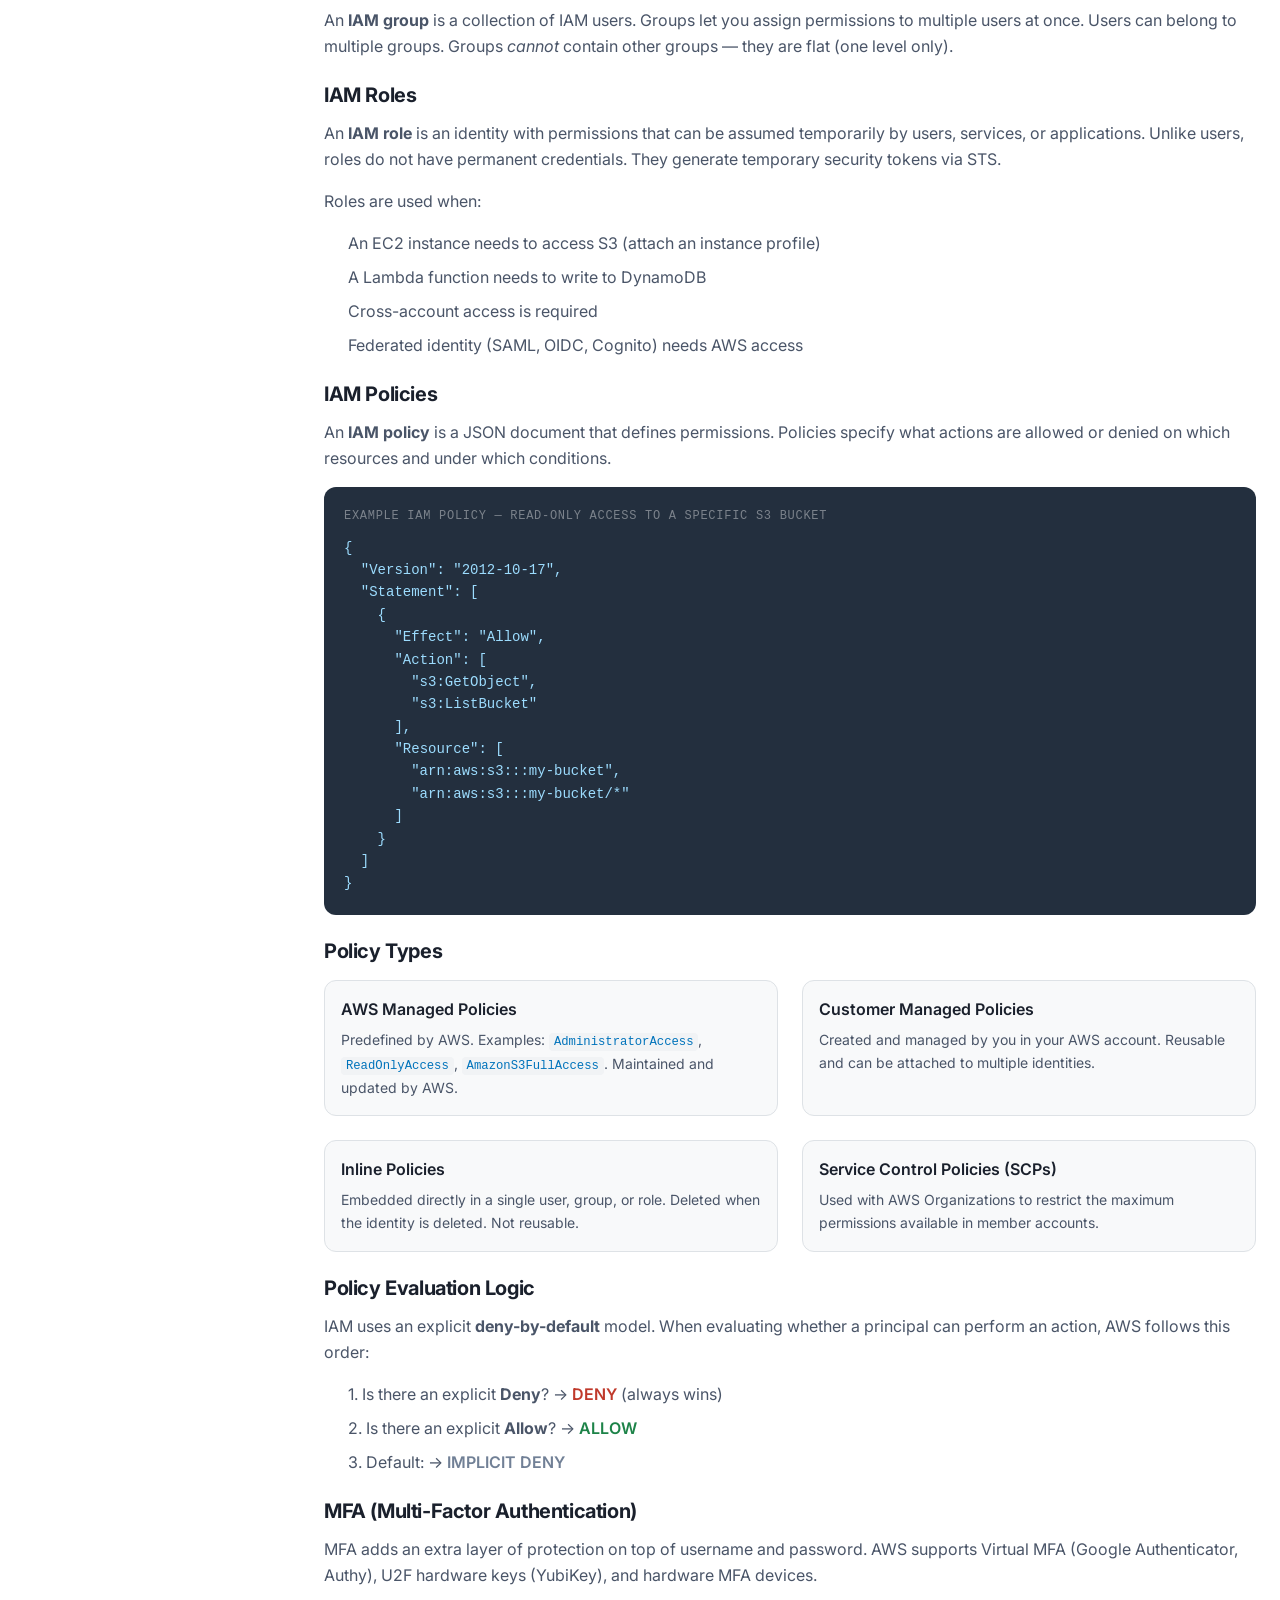
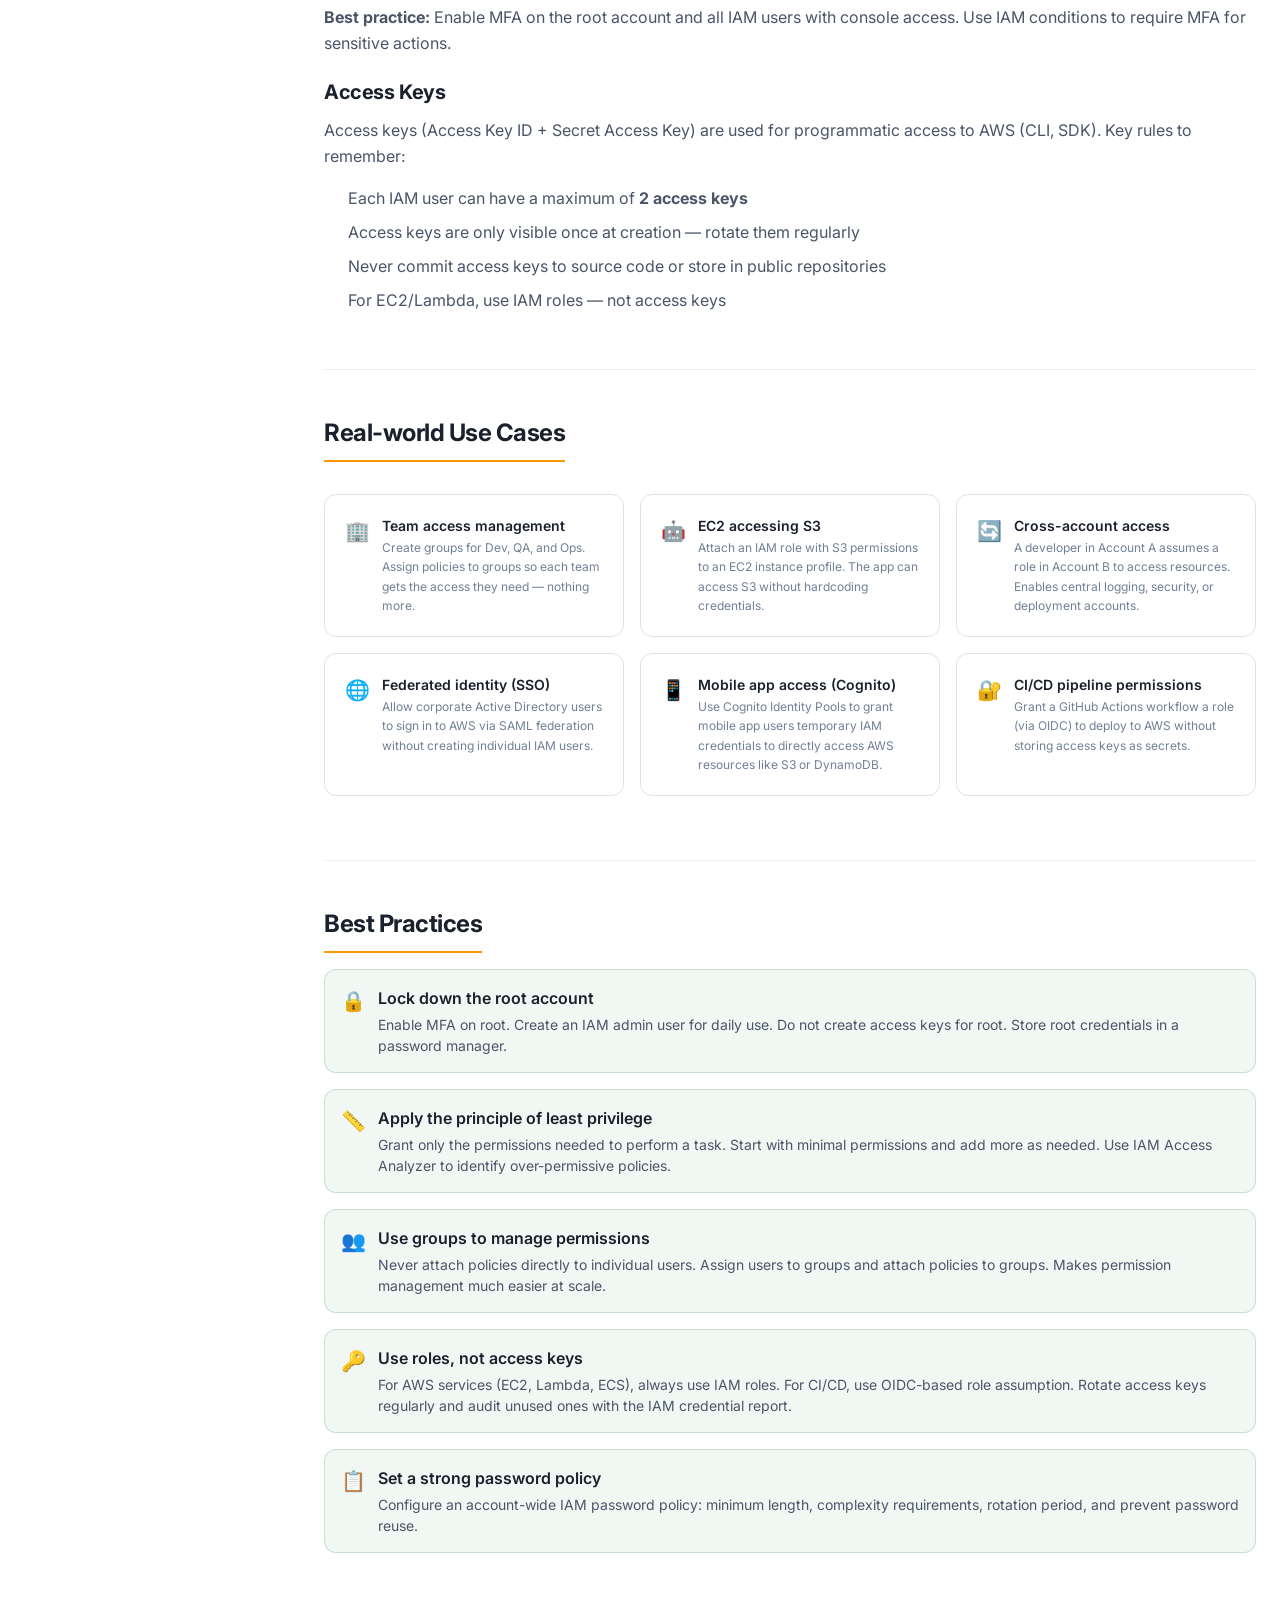
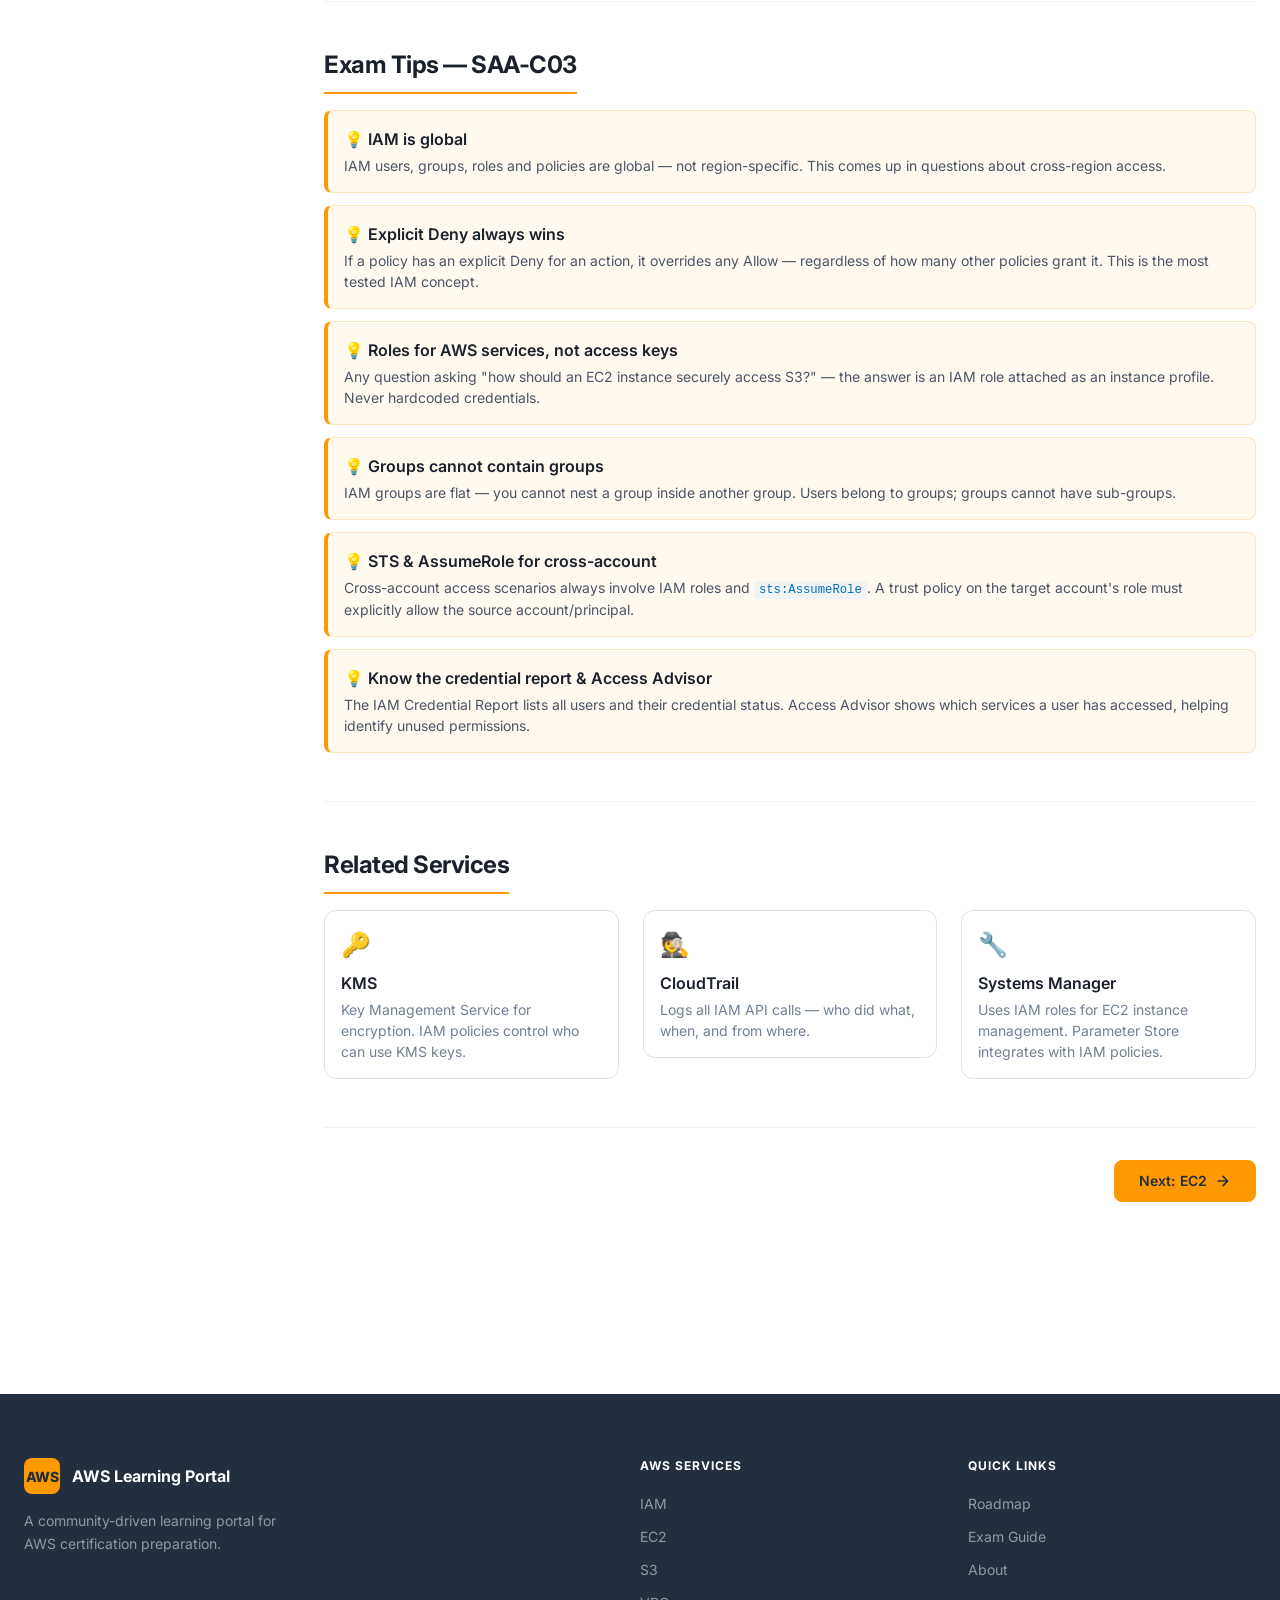
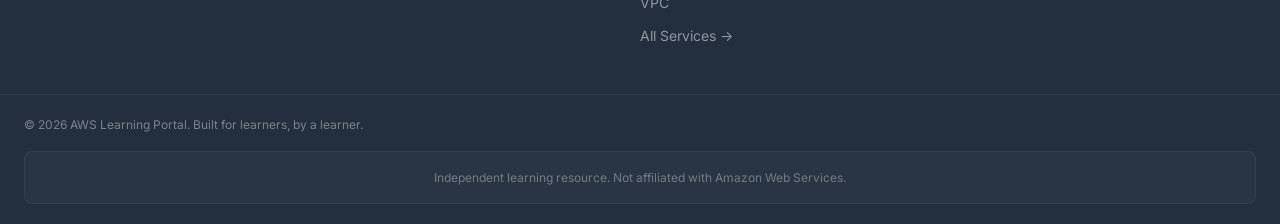
<file: services/iam.html>
<!DOCTYPE html>
<html lang="en">
<head>
  <meta charset="UTF-8" />
  <meta name="viewport" content="width=device-width, initial-scale=1.0" />
  <meta name="description" content="AWS IAM (Identity and Access Management) — complete study notes covering users, roles, policies, MFA, STS, and exam tips for SAA-C03." />
  <title>IAM — Identity and Access Management | AWS Learning Portal</title>
  <link rel="preconnect" href="https://fonts.googleapis.com" />
  <link rel="preconnect" href="https://fonts.gstatic.com" crossorigin />
  <link href="https://fonts.googleapis.com/css2?family=Inter:wght@400;500;600;700;800&display=swap" rel="stylesheet" />
  <link rel="stylesheet" href="../css/style.css" />
  <link rel="stylesheet" href="../css/responsive.css" />
  <link rel="icon" href="data:image/svg+xml,<svg xmlns='http://www.w3.org/2000/svg' viewBox='0 0 100 100'><rect width='100' height='100' rx='18' fill='%23232F3E'/><text y='.9em' font-size='70' x='12'>☁️</text></svg>" />
</head>
<body>

  <a class="skip-link" href="#main-content">Skip to main content</a>
  <div class="announcement-bar">
    <strong>📚 Currently studying:</strong> IAM — Identity and Access Management &nbsp;·&nbsp;
    <a href="ec2.html">Next: EC2 →</a>
  </div>

  <header class="navbar" role="banner">
    <div class="navbar__inner">
      <a href="../index.html" class="navbar__logo" aria-label="AWS Learning Portal home">
        <div class="navbar__logo-icon" aria-hidden="true">AWS</div>
        <div class="navbar__logo-text">
          <span class="navbar__logo-name">AWS Learning Portal</span>
          <span class="navbar__logo-tagline">SAA-C03 Study Hub</span>
        </div>
      </a>
      <nav class="navbar__nav" role="navigation" aria-label="Main navigation">
        <a href="../index.html"        class="navbar__link">Home</a>
        <a href="../roadmap.html"      class="navbar__link">Roadmap</a>
        <a href="../services.html"     class="navbar__link active">AWS Services</a>
        <a href="../materials.html"    class="navbar__link">Learning Materials</a>
        <a href="../architecture.html" class="navbar__link">Architecture</a>
        <a href="../exam-guide.html"   class="navbar__link">Exam Guide</a>
        <a href="../about.html"        class="navbar__link">About</a>
        <a href="../contact.html"      class="navbar__link">Contact</a>
      </nav>
      <div class="navbar__actions">
        <span class="navbar__badge">SAA-C03 In Progress</span>
        <button class="navbar__hamburger" aria-label="Toggle navigation" aria-expanded="false" aria-controls="mobile-menu">
          <span></span><span></span><span></span>
        </button>
      </div>
    </div>
  </header>

  <div class="navbar__mobile-menu" id="mobile-menu" role="navigation" aria-label="Mobile navigation">
    <a href="../index.html"        class="navbar__mobile-link">🏠 Home</a>
    <a href="../roadmap.html"      class="navbar__mobile-link">🗺️ Roadmap</a>
    <a href="../services.html"     class="navbar__mobile-link">⚙️ AWS Services</a>
    <a href="../materials.html"    class="navbar__mobile-link">📚 Learning Materials</a>
    <a href="../architecture.html" class="navbar__mobile-link">🏗️ Architecture Patterns</a>
    <a href="../exam-guide.html"   class="navbar__mobile-link">📝 Exam Guide</a>
    <a href="../about.html"        class="navbar__mobile-link">ℹ️ About</a>
    <a href="../contact.html"      class="navbar__mobile-link">✉️ Contact</a>
  </div>


  <main id="main-content">

    <!-- Page Hero -->
    <div class="page-hero">
      <div class="container page-hero__inner">
        <nav class="page-hero__breadcrumb" aria-label="Breadcrumb">
          <a href="../index.html">Home</a>
          <span class="page-hero__breadcrumb-sep" aria-hidden="true">›</span>
          <a href="../services.html">AWS Services</a>
          <span class="page-hero__breadcrumb-sep" aria-hidden="true">›</span>
          <span class="page-hero__breadcrumb-current">IAM</span>
        </nav>
        <div class="page-hero__label">🔐 Security &amp; Identity</div>
        <h1 class="page-hero__title">IAM — Identity and Access Management</h1>
        <p class="page-hero__subtitle">
          Manage access to AWS services and resources securely. Control who is authenticated
          and authorized to use resources through users, groups, roles, and policies.
        </p>
        <div class="page-hero__meta">
          <span class="badge badge--orange">Security Domain</span>
          <span class="badge badge--blue">Global Service</span>
          <span class="badge badge--green">Free</span>
        </div>
      </div>
    </div>

    <!-- Service Content -->
    <section class="section" id="iam-content">
      <div class="container">
        <div class="service-page-layout">

          <!-- Sidebar Navigation -->
          <aside class="service-sidebar" role="navigation" aria-label="Page sections">
            <nav class="service-sidebar__nav">
              <div class="service-sidebar__nav-title">On this page</div>
              <a href="#introduction" class="service-sidebar__nav-link">Introduction</a>
              <a href="#why-iam" class="service-sidebar__nav-link">Why IAM?</a>
              <a href="#core-concepts" class="service-sidebar__nav-link">Core Concepts</a>
              <a href="#use-cases" class="service-sidebar__nav-link">Use Cases</a>
              <a href="#best-practices" class="service-sidebar__nav-link">Best Practices</a>
              <a href="#exam-tips" class="service-sidebar__nav-link">Exam Tips</a>
              <a href="#related-services" class="service-sidebar__nav-link">Related Services</a>
            </nav>
          </aside>

          <!-- Main Content -->
          <article class="service-content">

            <div class="service-content__section" id="introduction">
              <h2>Introduction</h2>
              <p>
                <strong>AWS Identity and Access Management (IAM)</strong> is a web service that
                helps you securely control access to AWS resources. IAM allows you to manage
                users, security credentials, and permissions to determine which AWS services
                and resources users can access.
              </p>
              <p>
                IAM is a <strong>global service</strong> — it is not tied to any specific AWS region.
                IAM identities (users, groups, roles) and policies are available across all regions.
              </p>
              <p>
                IAM is provided at <strong>no additional charge</strong>. You are charged only
                for the AWS resources that your IAM users consume.
              </p>
            </div>

            <div class="service-content__section" id="why-iam">
              <h2>Why do we need IAM?</h2>
              <p>
                When you create an AWS account, you start with a single sign-in identity called
                the <strong>root user</strong>. The root user has complete access to all AWS services
                and resources in the account — including billing and account closure.
              </p>
              <p>
                Using the root user for everyday tasks is a significant security risk. IAM exists to solve this:
              </p>
              <ul style="margin-left: var(--space-6); line-height: var(--leading-relaxed); color: var(--color-text-secondary);">
                <li style="margin-bottom: var(--space-2);">✓ Create individual users with specific permissions (least privilege)</li>
                <li style="margin-bottom: var(--space-2);">✓ Grant temporary access to resources without sharing long-term credentials</li>
                <li style="margin-bottom: var(--space-2);">✓ Control who can access what, from where, and under which conditions</li>
                <li style="margin-bottom: var(--space-2);">✓ Enable multi-factor authentication (MFA) for additional security</li>
                <li style="margin-bottom: var(--space-2);">✓ Audit and track access with CloudTrail</li>
              </ul>
            </div>


            <div class="service-content__section" id="core-concepts">
              <h2>Core Concepts</h2>

              <h4 style="margin: var(--space-6) 0 var(--space-3); color: var(--color-text-primary);">IAM Users</h4>
              <p>
                An <strong>IAM user</strong> is an identity representing a person or application.
                Users have permanent long-term credentials (passwords and access keys).
                Best practice: create one IAM user per person — do not share credentials.
              </p>

              <h4 style="margin: var(--space-6) 0 var(--space-3); color: var(--color-text-primary);">IAM Groups</h4>
              <p>
                An <strong>IAM group</strong> is a collection of IAM users. Groups let you assign
                permissions to multiple users at once. Users can belong to multiple groups.
                Groups <em>cannot</em> contain other groups — they are flat (one level only).
              </p>

              <h4 style="margin: var(--space-6) 0 var(--space-3); color: var(--color-text-primary);">IAM Roles</h4>
              <p>
                An <strong>IAM role</strong> is an identity with permissions that can be assumed
                temporarily by users, services, or applications. Unlike users, roles do not have
                permanent credentials. They generate temporary security tokens via STS.
              </p>
              <p>Roles are used when:</p>
              <ul style="margin-left: var(--space-6); line-height: var(--leading-relaxed); color: var(--color-text-secondary); margin-bottom: var(--space-4);">
                <li style="margin-bottom: var(--space-2);">An EC2 instance needs to access S3 (attach an instance profile)</li>
                <li style="margin-bottom: var(--space-2);">A Lambda function needs to write to DynamoDB</li>
                <li style="margin-bottom: var(--space-2);">Cross-account access is required</li>
                <li style="margin-bottom: var(--space-2);">Federated identity (SAML, OIDC, Cognito) needs AWS access</li>
              </ul>

              <h4 style="margin: var(--space-6) 0 var(--space-3); color: var(--color-text-primary);">IAM Policies</h4>
              <p>
                An <strong>IAM policy</strong> is a JSON document that defines permissions.
                Policies specify what actions are allowed or denied on which resources and under
                which conditions.
              </p>

              <!-- Policy JSON example -->
              <div style="background: var(--color-aws-dark); border-radius: var(--radius-lg); padding: var(--space-5); margin: var(--space-4) 0; overflow-x: auto;">
                <div style="font-size: var(--text-xs); color: rgba(255,255,255,0.4); margin-bottom: var(--space-3); font-family: var(--font-mono); text-transform: uppercase; letter-spacing: 0.06em;">Example IAM Policy — Read-only access to a specific S3 bucket</div>
                <pre style="font-family: var(--font-mono); font-size: var(--text-sm); color: #9CDCFE; line-height: 1.6; margin: 0; white-space: pre-wrap;">{
  "Version": "2012-10-17",
  "Statement": [
    {
      "Effect": "Allow",
      "Action": [
        "s3:GetObject",
        "s3:ListBucket"
      ],
      "Resource": [
        "arn:aws:s3:::my-bucket",
        "arn:aws:s3:::my-bucket/*"
      ]
    }
  ]
}</pre>
              </div>

              <h4 style="margin: var(--space-6) 0 var(--space-3); color: var(--color-text-primary);">Policy Types</h4>
              <div class="grid grid-2" style="margin-top: var(--space-4);">
                <div style="background: var(--color-bg); border: 1px solid var(--color-border); border-radius: var(--radius-lg); padding: var(--space-4);">
                  <div style="font-weight: var(--font-semibold); color: var(--color-text-primary); margin-bottom: var(--space-2);">AWS Managed Policies</div>
                  <p style="font-size: var(--text-sm); margin: 0;">Predefined by AWS. Examples: <code>AdministratorAccess</code>, <code>ReadOnlyAccess</code>, <code>AmazonS3FullAccess</code>. Maintained and updated by AWS.</p>
                </div>
                <div style="background: var(--color-bg); border: 1px solid var(--color-border); border-radius: var(--radius-lg); padding: var(--space-4);">
                  <div style="font-weight: var(--font-semibold); color: var(--color-text-primary); margin-bottom: var(--space-2);">Customer Managed Policies</div>
                  <p style="font-size: var(--text-sm); margin: 0;">Created and managed by you in your AWS account. Reusable and can be attached to multiple identities.</p>
                </div>
                <div style="background: var(--color-bg); border: 1px solid var(--color-border); border-radius: var(--radius-lg); padding: var(--space-4);">
                  <div style="font-weight: var(--font-semibold); color: var(--color-text-primary); margin-bottom: var(--space-2);">Inline Policies</div>
                  <p style="font-size: var(--text-sm); margin: 0;">Embedded directly in a single user, group, or role. Deleted when the identity is deleted. Not reusable.</p>
                </div>
                <div style="background: var(--color-bg); border: 1px solid var(--color-border); border-radius: var(--radius-lg); padding: var(--space-4);">
                  <div style="font-weight: var(--font-semibold); color: var(--color-text-primary); margin-bottom: var(--space-2);">Service Control Policies (SCPs)</div>
                  <p style="font-size: var(--text-sm); margin: 0;">Used with AWS Organizations to restrict the maximum permissions available in member accounts.</p>
                </div>
              </div>

              <h4 style="margin: var(--space-6) 0 var(--space-3); color: var(--color-text-primary);">Policy Evaluation Logic</h4>
              <p>
                IAM uses an explicit <strong>deny-by-default</strong> model. When evaluating
                whether a principal can perform an action, AWS follows this order:
              </p>
              <ol style="margin-left: var(--space-6); line-height: var(--leading-relaxed); color: var(--color-text-secondary); margin-bottom: var(--space-4);">
                <li style="margin-bottom: var(--space-2);">1. Is there an explicit <strong>Deny</strong>? → <span style="color: var(--color-accent-red); font-weight: 600;">DENY</span> (always wins)</li>
                <li style="margin-bottom: var(--space-2);">2. Is there an explicit <strong>Allow</strong>? → <span style="color: var(--color-accent-green); font-weight: 600;">ALLOW</span></li>
                <li style="margin-bottom: var(--space-2);">3. Default: → <span style="color: var(--color-text-muted); font-weight: 600;">IMPLICIT DENY</span></li>
              </ol>

              <h4 style="margin: var(--space-6) 0 var(--space-3); color: var(--color-text-primary);">MFA (Multi-Factor Authentication)</h4>
              <p>
                MFA adds an extra layer of protection on top of username and password.
                AWS supports Virtual MFA (Google Authenticator, Authy), U2F hardware keys
                (YubiKey), and hardware MFA devices.
              </p>
              <p>
                <strong>Best practice:</strong> Enable MFA on the root account and all IAM users
                with console access. Use IAM conditions to require MFA for sensitive actions.
              </p>

              <h4 style="margin: var(--space-6) 0 var(--space-3); color: var(--color-text-primary);">Access Keys</h4>
              <p>
                Access keys (Access Key ID + Secret Access Key) are used for programmatic access
                to AWS (CLI, SDK). Key rules to remember:
              </p>
              <ul style="margin-left: var(--space-6); line-height: var(--leading-relaxed); color: var(--color-text-secondary);">
                <li style="margin-bottom: var(--space-2);">Each IAM user can have a maximum of <strong>2 access keys</strong></li>
                <li style="margin-bottom: var(--space-2);">Access keys are only visible once at creation — rotate them regularly</li>
                <li style="margin-bottom: var(--space-2);">Never commit access keys to source code or store in public repositories</li>
                <li style="margin-bottom: var(--space-2);">For EC2/Lambda, use IAM roles — not access keys</li>
              </ul>
            </div>


            <div class="service-content__section" id="use-cases">
              <h2>Real-world Use Cases</h2>

              <div class="planned-list" style="margin: var(--space-4) 0;">
                <div class="planned-item">
                  <span class="planned-item__icon">🏢</span>
                  <div>
                    <div class="planned-item__title">Team access management</div>
                    <div class="planned-item__desc">Create groups for Dev, QA, and Ops. Assign policies to groups so each team gets the access they need — nothing more.</div>
                  </div>
                </div>
                <div class="planned-item">
                  <span class="planned-item__icon">🤖</span>
                  <div>
                    <div class="planned-item__title">EC2 accessing S3</div>
                    <div class="planned-item__desc">Attach an IAM role with S3 permissions to an EC2 instance profile. The app can access S3 without hardcoding credentials.</div>
                  </div>
                </div>
                <div class="planned-item">
                  <span class="planned-item__icon">🔄</span>
                  <div>
                    <div class="planned-item__title">Cross-account access</div>
                    <div class="planned-item__desc">A developer in Account A assumes a role in Account B to access resources. Enables central logging, security, or deployment accounts.</div>
                  </div>
                </div>
                <div class="planned-item">
                  <span class="planned-item__icon">🌐</span>
                  <div>
                    <div class="planned-item__title">Federated identity (SSO)</div>
                    <div class="planned-item__desc">Allow corporate Active Directory users to sign in to AWS via SAML federation without creating individual IAM users.</div>
                  </div>
                </div>
                <div class="planned-item">
                  <span class="planned-item__icon">📱</span>
                  <div>
                    <div class="planned-item__title">Mobile app access (Cognito)</div>
                    <div class="planned-item__desc">Use Cognito Identity Pools to grant mobile app users temporary IAM credentials to directly access AWS resources like S3 or DynamoDB.</div>
                  </div>
                </div>
                <div class="planned-item">
                  <span class="planned-item__icon">🔐</span>
                  <div>
                    <div class="planned-item__title">CI/CD pipeline permissions</div>
                    <div class="planned-item__desc">Grant a GitHub Actions workflow a role (via OIDC) to deploy to AWS without storing access keys as secrets.</div>
                  </div>
                </div>
              </div>
            </div>

            <div class="service-content__section" id="best-practices">
              <h2>Best Practices</h2>

              <div style="display: flex; flex-direction: column; gap: var(--space-4);">
                <div style="display: flex; align-items: flex-start; gap: var(--space-3); padding: var(--space-4); background: rgba(29,131,72,0.06); border: 1px solid rgba(29,131,72,0.2); border-radius: var(--radius-lg);">
                  <span style="font-size: 1.25rem; flex-shrink: 0;">🔒</span>
                  <div>
                    <div style="font-weight: var(--font-semibold); color: var(--color-text-primary); margin-bottom: var(--space-1);">Lock down the root account</div>
                    <div style="font-size: var(--text-sm); color: var(--color-text-secondary);">Enable MFA on root. Create an IAM admin user for daily use. Do not create access keys for root. Store root credentials in a password manager.</div>
                  </div>
                </div>
                <div style="display: flex; align-items: flex-start; gap: var(--space-3); padding: var(--space-4); background: rgba(29,131,72,0.06); border: 1px solid rgba(29,131,72,0.2); border-radius: var(--radius-lg);">
                  <span style="font-size: 1.25rem; flex-shrink: 0;">📏</span>
                  <div>
                    <div style="font-weight: var(--font-semibold); color: var(--color-text-primary); margin-bottom: var(--space-1);">Apply the principle of least privilege</div>
                    <div style="font-size: var(--text-sm); color: var(--color-text-secondary);">Grant only the permissions needed to perform a task. Start with minimal permissions and add more as needed. Use IAM Access Analyzer to identify over-permissive policies.</div>
                  </div>
                </div>
                <div style="display: flex; align-items: flex-start; gap: var(--space-3); padding: var(--space-4); background: rgba(29,131,72,0.06); border: 1px solid rgba(29,131,72,0.2); border-radius: var(--radius-lg);">
                  <span style="font-size: 1.25rem; flex-shrink: 0;">👥</span>
                  <div>
                    <div style="font-weight: var(--font-semibold); color: var(--color-text-primary); margin-bottom: var(--space-1);">Use groups to manage permissions</div>
                    <div style="font-size: var(--text-sm); color: var(--color-text-secondary);">Never attach policies directly to individual users. Assign users to groups and attach policies to groups. Makes permission management much easier at scale.</div>
                  </div>
                </div>
                <div style="display: flex; align-items: flex-start; gap: var(--space-3); padding: var(--space-4); background: rgba(29,131,72,0.06); border: 1px solid rgba(29,131,72,0.2); border-radius: var(--radius-lg);">
                  <span style="font-size: 1.25rem; flex-shrink: 0;">🔑</span>
                  <div>
                    <div style="font-weight: var(--font-semibold); color: var(--color-text-primary); margin-bottom: var(--space-1);">Use roles, not access keys</div>
                    <div style="font-size: var(--text-sm); color: var(--color-text-secondary);">For AWS services (EC2, Lambda, ECS), always use IAM roles. For CI/CD, use OIDC-based role assumption. Rotate access keys regularly and audit unused ones with the IAM credential report.</div>
                  </div>
                </div>
                <div style="display: flex; align-items: flex-start; gap: var(--space-3); padding: var(--space-4); background: rgba(29,131,72,0.06); border: 1px solid rgba(29,131,72,0.2); border-radius: var(--radius-lg);">
                  <span style="font-size: 1.25rem; flex-shrink: 0;">📋</span>
                  <div>
                    <div style="font-weight: var(--font-semibold); color: var(--color-text-primary); margin-bottom: var(--space-1);">Set a strong password policy</div>
                    <div style="font-size: var(--text-sm); color: var(--color-text-secondary);">Configure an account-wide IAM password policy: minimum length, complexity requirements, rotation period, and prevent password reuse.</div>
                  </div>
                </div>
              </div>
            </div>


            <div class="service-content__section" id="exam-tips">
              <h2>Exam Tips — SAA-C03</h2>

              <div style="display: flex; flex-direction: column; gap: var(--space-3);">

                <div style="background: rgba(255,153,0,0.06); border: 1px solid rgba(255,153,0,0.2); border-left: 4px solid var(--color-aws-orange); border-radius: var(--radius-md); padding: var(--space-4);">
                  <div style="font-weight: var(--font-semibold); color: var(--color-text-primary); margin-bottom: var(--space-1);">💡 IAM is global</div>
                  <div style="font-size: var(--text-sm); color: var(--color-text-secondary);">IAM users, groups, roles and policies are global — not region-specific. This comes up in questions about cross-region access.</div>
                </div>

                <div style="background: rgba(255,153,0,0.06); border: 1px solid rgba(255,153,0,0.2); border-left: 4px solid var(--color-aws-orange); border-radius: var(--radius-md); padding: var(--space-4);">
                  <div style="font-weight: var(--font-semibold); color: var(--color-text-primary); margin-bottom: var(--space-1);">💡 Explicit Deny always wins</div>
                  <div style="font-size: var(--text-sm); color: var(--color-text-secondary);">If a policy has an explicit Deny for an action, it overrides any Allow — regardless of how many other policies grant it. This is the most tested IAM concept.</div>
                </div>

                <div style="background: rgba(255,153,0,0.06); border: 1px solid rgba(255,153,0,0.2); border-left: 4px solid var(--color-aws-orange); border-radius: var(--radius-md); padding: var(--space-4);">
                  <div style="font-weight: var(--font-semibold); color: var(--color-text-primary); margin-bottom: var(--space-1);">💡 Roles for AWS services, not access keys</div>
                  <div style="font-size: var(--text-sm); color: var(--color-text-secondary);">Any question asking "how should an EC2 instance securely access S3?" — the answer is an IAM role attached as an instance profile. Never hardcoded credentials.</div>
                </div>

                <div style="background: rgba(255,153,0,0.06); border: 1px solid rgba(255,153,0,0.2); border-left: 4px solid var(--color-aws-orange); border-radius: var(--radius-md); padding: var(--space-4);">
                  <div style="font-weight: var(--font-semibold); color: var(--color-text-primary); margin-bottom: var(--space-1);">💡 Groups cannot contain groups</div>
                  <div style="font-size: var(--text-sm); color: var(--color-text-secondary);">IAM groups are flat — you cannot nest a group inside another group. Users belong to groups; groups cannot have sub-groups.</div>
                </div>

                <div style="background: rgba(255,153,0,0.06); border: 1px solid rgba(255,153,0,0.2); border-left: 4px solid var(--color-aws-orange); border-radius: var(--radius-md); padding: var(--space-4);">
                  <div style="font-weight: var(--font-semibold); color: var(--color-text-primary); margin-bottom: var(--space-1);">💡 STS &amp; AssumeRole for cross-account</div>
                  <div style="font-size: var(--text-sm); color: var(--color-text-secondary);">Cross-account access scenarios always involve IAM roles and <code>sts:AssumeRole</code>. A trust policy on the target account's role must explicitly allow the source account/principal.</div>
                </div>

                <div style="background: rgba(255,153,0,0.06); border: 1px solid rgba(255,153,0,0.2); border-left: 4px solid var(--color-aws-orange); border-radius: var(--radius-md); padding: var(--space-4);">
                  <div style="font-weight: var(--font-semibold); color: var(--color-text-primary); margin-bottom: var(--space-1);">💡 Know the credential report &amp; Access Advisor</div>
                  <div style="font-size: var(--text-sm); color: var(--color-text-secondary);">The IAM Credential Report lists all users and their credential status. Access Advisor shows which services a user has accessed, helping identify unused permissions.</div>
                </div>

              </div>
            </div>

            <div class="service-content__section" id="related-services">
              <h2>Related Services</h2>
              <div class="grid grid-3">
                <a href="kms.html" style="text-decoration: none;">
                  <div style="background: var(--color-white); border: 1px solid var(--color-border); border-radius: var(--radius-lg); padding: var(--space-4); transition: box-shadow 0.2s, border-color 0.2s;">
                    <div style="font-size: 1.5rem; margin-bottom: var(--space-2);">🔑</div>
                    <div style="font-weight: var(--font-semibold); color: var(--color-text-primary); margin-bottom: var(--space-1);">KMS</div>
                    <div style="font-size: var(--text-sm); color: var(--color-text-muted);">Key Management Service for encryption. IAM policies control who can use KMS keys.</div>
                  </div>
                </a>
                <a href="cloudtrail.html" style="text-decoration: none;">
                  <div style="background: var(--color-white); border: 1px solid var(--color-border); border-radius: var(--radius-lg); padding: var(--space-4); transition: box-shadow 0.2s, border-color 0.2s;">
                    <div style="font-size: 1.5rem; margin-bottom: var(--space-2);">🕵️</div>
                    <div style="font-weight: var(--font-semibold); color: var(--color-text-primary); margin-bottom: var(--space-1);">CloudTrail</div>
                    <div style="font-size: var(--text-sm); color: var(--color-text-muted);">Logs all IAM API calls — who did what, when, and from where.</div>
                  </div>
                </a>
                <a href="ssm.html" style="text-decoration: none;">
                  <div style="background: var(--color-white); border: 1px solid var(--color-border); border-radius: var(--radius-lg); padding: var(--space-4); transition: box-shadow 0.2s, border-color 0.2s;">
                    <div style="font-size: 1.5rem; margin-bottom: var(--space-2);">🔧</div>
                    <div style="font-weight: var(--font-semibold); color: var(--color-text-primary); margin-bottom: var(--space-1);">Systems Manager</div>
                    <div style="font-size: var(--text-sm); color: var(--color-text-muted);">Uses IAM roles for EC2 instance management. Parameter Store integrates with IAM policies.</div>
                  </div>
                </a>
              </div>

              <!-- Navigation between service pages -->
              <div style="display: flex; justify-content: space-between; align-items: center; margin-top: var(--space-12); padding-top: var(--space-8); border-top: 1px solid var(--color-border-light);">
                <div></div>
                <a href="ec2.html" class="btn btn--primary">
                  Next: EC2
                  <svg width="16" height="16" viewBox="0 0 24 24" fill="none" stroke="currentColor" stroke-width="2.5" stroke-linecap="round" stroke-linejoin="round" aria-hidden="true"><path d="M5 12h14M12 5l7 7-7 7"/></svg>
                </a>
              </div>
            </div>

          </article><!-- /.service-content -->
        </div><!-- /.service-page-layout -->
      </div>
    </section>

  </main>

  <footer class="footer" role="contentinfo">
    <div class="footer__main">
      <div class="container">
        <div class="footer__grid">
          <div class="footer__brand">
            <a href="../index.html" class="footer__brand-logo" aria-label="AWS Learning Portal home">
              <div class="footer__brand-icon" aria-hidden="true">AWS</div>
              <span class="footer__brand-name">AWS Learning Portal</span>
            </a>
            <p class="footer__brand-desc">A community-driven learning portal for AWS certification preparation.</p>
          </div>
          <div class="footer__col">
            <h3 class="footer__col-title">AWS Services</h3>
            <ul class="footer__links">
              <li><a href="iam.html" class="footer__link">IAM</a></li>
              <li><a href="ec2.html" class="footer__link">EC2</a></li>
              <li><a href="s3.html"  class="footer__link">S3</a></li>
              <li><a href="vpc.html" class="footer__link">VPC</a></li>
              <li><a href="../services.html" class="footer__link">All Services →</a></li>
            </ul>
          </div>
          <div class="footer__col">
            <h3 class="footer__col-title">Quick Links</h3>
            <ul class="footer__links">
              <li><a href="../roadmap.html"    class="footer__link">Roadmap</a></li>
              <li><a href="../exam-guide.html" class="footer__link">Exam Guide</a></li>
              <li><a href="../about.html"      class="footer__link">About</a></li>
            </ul>
          </div>
          <div class="footer__col">
            <h3 class="footer__col-title">Official AWS</h3>
            <ul class="footer__links">
              <li><a href="https://docs.aws.amazon.com/iam/" target="_blank" rel="noopener noreferrer" class="footer__link footer__link-ext">IAM Documentation</a></li>
              <li><a href="https://docs.aws.amazon.com/IAM/latest/UserGuide/best-practices.html" target="_blank" rel="noopener noreferrer" class="footer__link footer__link-ext">IAM Best Practices</a></li>
            </ul>
          </div>
        </div>
      </div>
    </div>
    <div class="footer__bottom">
      <div class="container">
        <div class="footer__bottom-inner">
          <p class="footer__copy">&copy; <span id="footer-year"></span> AWS Learning Portal. Built for learners, by a learner.</p>
        </div>
        <p class="footer__disclaimer">Independent learning resource. Not affiliated with Amazon Web Services.</p>
      </div>
    </div>
  </footer>

  <script src="../js/app.js"></script>
  <script>document.getElementById('footer-year').textContent = new Date().getFullYear();</script>
</body>
</html>
</file>
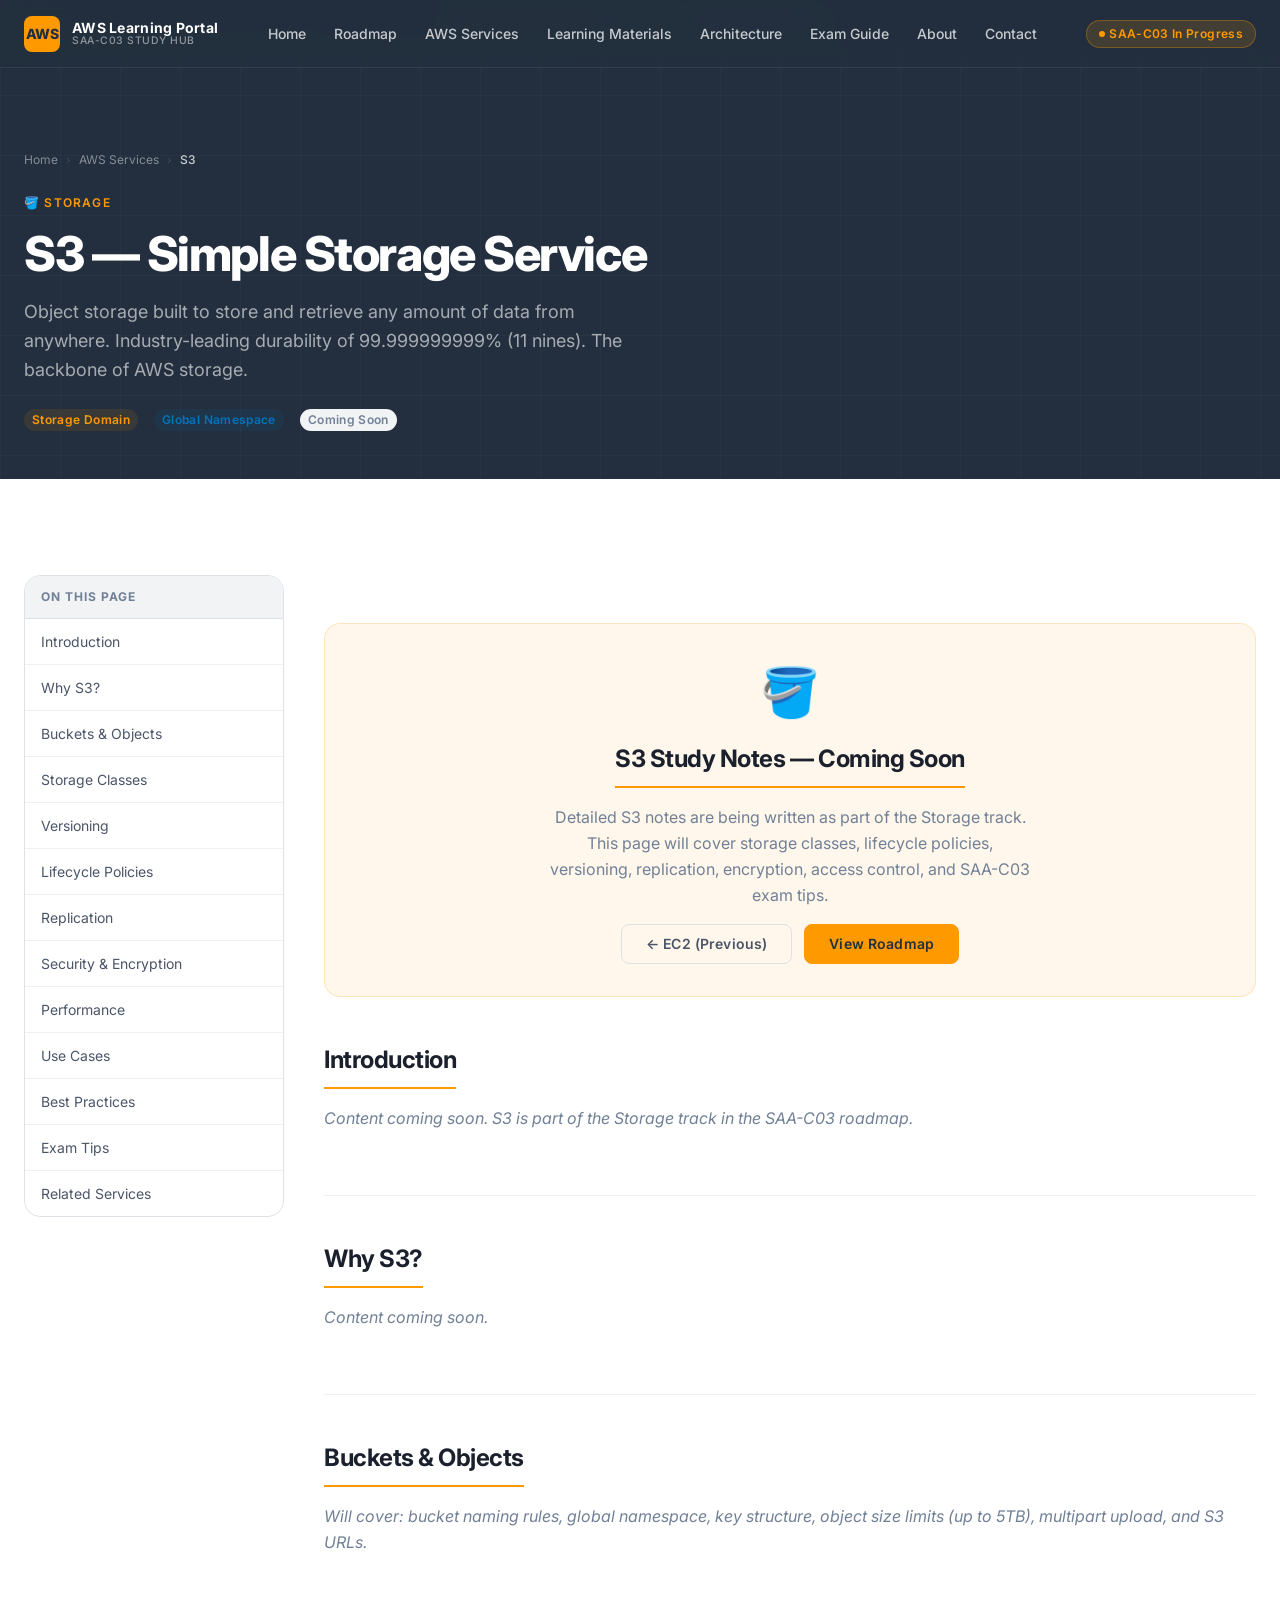
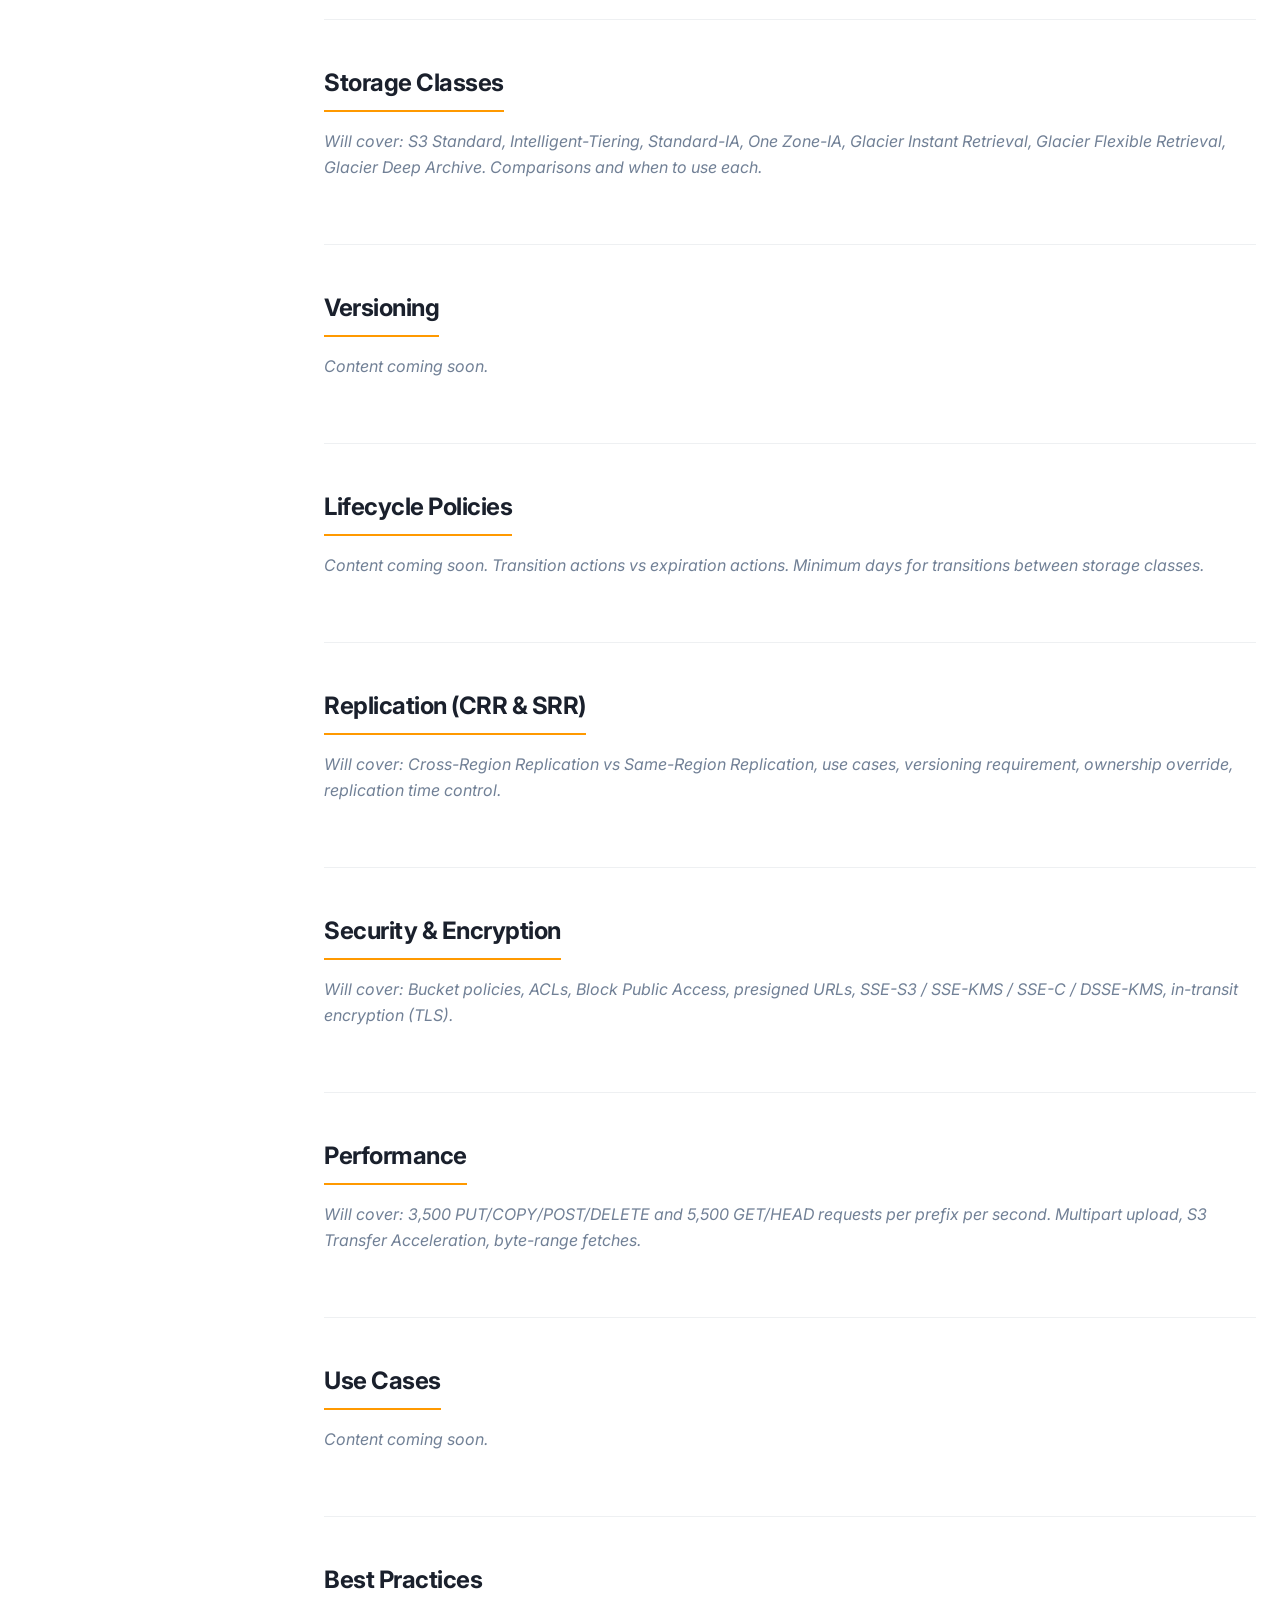
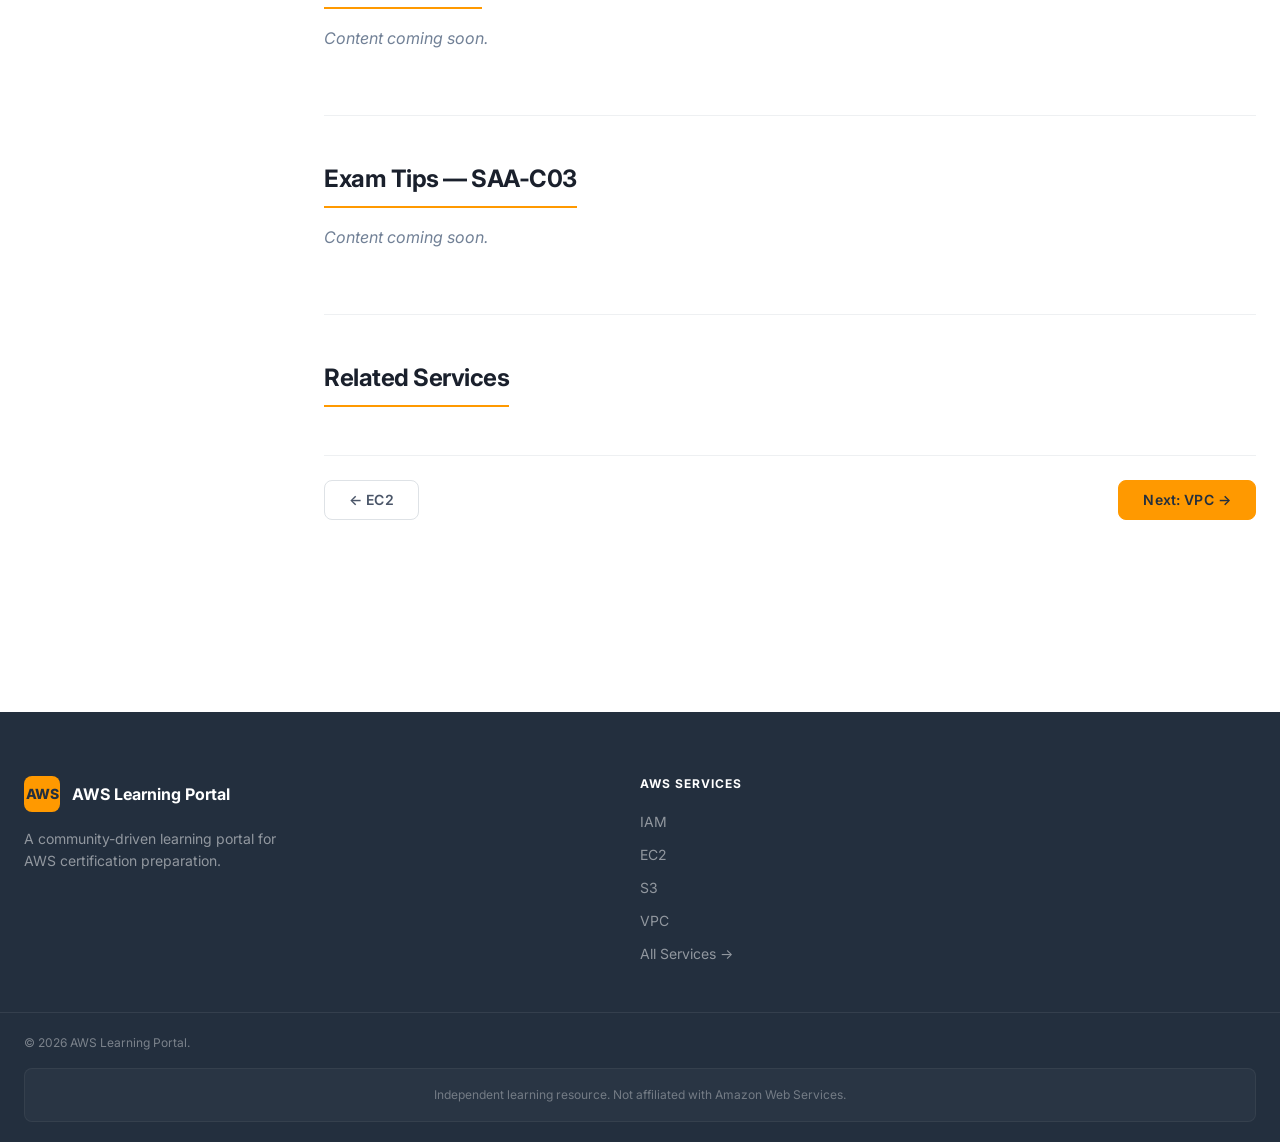
<file: services/s3.html>
<!DOCTYPE html>
<html lang="en">
<head>
  <meta charset="UTF-8" />
  <meta name="viewport" content="width=device-width, initial-scale=1.0" />
  <meta name="description" content="AWS S3 (Simple Storage Service) — study notes covering storage classes, lifecycle policies, versioning, replication, and SAA-C03 exam tips." />
  <title>S3 — Simple Storage Service | AWS Learning Portal</title>
  <link rel="preconnect" href="https://fonts.googleapis.com" />
  <link rel="preconnect" href="https://fonts.gstatic.com" crossorigin />
  <link href="https://fonts.googleapis.com/css2?family=Inter:wght@400;500;600;700;800&display=swap" rel="stylesheet" />
  <link rel="stylesheet" href="../css/style.css" />
  <link rel="stylesheet" href="../css/responsive.css" />
  <link rel="icon" href="data:image/svg+xml,<svg xmlns='http://www.w3.org/2000/svg' viewBox='0 0 100 100'><rect width='100' height='100' rx='18' fill='%23232F3E'/><text y='.9em' font-size='70' x='12'>☁️</text></svg>" />
</head>
<body>

  <a class="skip-link" href="#main-content">Skip to main content</a>
  <div class="announcement-bar"><strong>📚 Currently studying:</strong> AWS SAA-C03 &nbsp;·&nbsp; <a href="../services.html">Browse All Services →</a></div>

  <header class="navbar" role="banner">
    <div class="navbar__inner">
      <a href="../index.html" class="navbar__logo" aria-label="AWS Learning Portal home">
        <div class="navbar__logo-icon" aria-hidden="true">AWS</div>
        <div class="navbar__logo-text">
          <span class="navbar__logo-name">AWS Learning Portal</span>
          <span class="navbar__logo-tagline">SAA-C03 Study Hub</span>
        </div>
      </a>
      <nav class="navbar__nav" role="navigation" aria-label="Main navigation">
        <a href="../index.html"        class="navbar__link">Home</a>
        <a href="../roadmap.html"      class="navbar__link">Roadmap</a>
        <a href="../services.html"     class="navbar__link active">AWS Services</a>
        <a href="../materials.html"    class="navbar__link">Learning Materials</a>
        <a href="../architecture.html" class="navbar__link">Architecture</a>
        <a href="../exam-guide.html"   class="navbar__link">Exam Guide</a>
        <a href="../about.html"        class="navbar__link">About</a>
        <a href="../contact.html"      class="navbar__link">Contact</a>
      </nav>
      <div class="navbar__actions">
        <span class="navbar__badge">SAA-C03 In Progress</span>
        <button class="navbar__hamburger" aria-label="Toggle navigation" aria-expanded="false" aria-controls="mobile-menu"><span></span><span></span><span></span></button>
      </div>
    </div>
  </header>

  <div class="navbar__mobile-menu" id="mobile-menu" role="navigation" aria-label="Mobile navigation">
    <a href="../index.html"        class="navbar__mobile-link">🏠 Home</a>
    <a href="../roadmap.html"      class="navbar__mobile-link">🗺️ Roadmap</a>
    <a href="../services.html"     class="navbar__mobile-link">⚙️ AWS Services</a>
    <a href="../materials.html"    class="navbar__mobile-link">📚 Learning Materials</a>
    <a href="../architecture.html" class="navbar__mobile-link">🏗️ Architecture Patterns</a>
    <a href="../exam-guide.html"   class="navbar__mobile-link">📝 Exam Guide</a>
    <a href="../about.html"        class="navbar__mobile-link">ℹ️ About</a>
    <a href="../contact.html"      class="navbar__mobile-link">✉️ Contact</a>
  </div>

  <main id="main-content">

    <div class="page-hero">
      <div class="container page-hero__inner">
        <nav class="page-hero__breadcrumb" aria-label="Breadcrumb">
          <a href="../index.html">Home</a>
          <span class="page-hero__breadcrumb-sep" aria-hidden="true">›</span>
          <a href="../services.html">AWS Services</a>
          <span class="page-hero__breadcrumb-sep" aria-hidden="true">›</span>
          <span class="page-hero__breadcrumb-current">S3</span>
        </nav>
        <div class="page-hero__label">🪣 Storage</div>
        <h1 class="page-hero__title">S3 — Simple Storage Service</h1>
        <p class="page-hero__subtitle">
          Object storage built to store and retrieve any amount of data from anywhere.
          Industry-leading durability of 99.999999999% (11 nines). The backbone of AWS storage.
        </p>
        <div class="page-hero__meta">
          <span class="badge badge--orange">Storage Domain</span>
          <span class="badge badge--blue">Global Namespace</span>
          <span class="badge badge--gray">Coming Soon</span>
        </div>
      </div>
    </div>

    <section class="section" id="s3-content">
      <div class="container">
        <div class="service-page-layout">

          <aside class="service-sidebar" role="navigation" aria-label="Page sections">
            <nav class="service-sidebar__nav">
              <div class="service-sidebar__nav-title">On this page</div>
              <a href="#introduction"     class="service-sidebar__nav-link">Introduction</a>
              <a href="#why-s3"           class="service-sidebar__nav-link">Why S3?</a>
              <a href="#buckets-objects"  class="service-sidebar__nav-link">Buckets &amp; Objects</a>
              <a href="#storage-classes"  class="service-sidebar__nav-link">Storage Classes</a>
              <a href="#versioning"       class="service-sidebar__nav-link">Versioning</a>
              <a href="#lifecycle"        class="service-sidebar__nav-link">Lifecycle Policies</a>
              <a href="#replication"      class="service-sidebar__nav-link">Replication</a>
              <a href="#security"         class="service-sidebar__nav-link">Security &amp; Encryption</a>
              <a href="#performance"      class="service-sidebar__nav-link">Performance</a>
              <a href="#use-cases"        class="service-sidebar__nav-link">Use Cases</a>
              <a href="#best-practices"   class="service-sidebar__nav-link">Best Practices</a>
              <a href="#exam-tips"        class="service-sidebar__nav-link">Exam Tips</a>
              <a href="#related"          class="service-sidebar__nav-link">Related Services</a>
            </nav>
          </aside>

          <article class="service-content">

            <div class="coming-soon-banner">
              <span class="coming-soon-banner__icon" aria-hidden="true">🪣</span>
              <h2 class="coming-soon-banner__title">S3 Study Notes — Coming Soon</h2>
              <p class="coming-soon-banner__text">
                Detailed S3 notes are being written as part of the Storage track.
                This page will cover storage classes, lifecycle policies, versioning,
                replication, encryption, access control, and SAA-C03 exam tips.
              </p>
              <div style="display: flex; gap: var(--space-3); justify-content: center; flex-wrap: wrap;">
                <a href="ec2.html"        class="btn btn--ghost">← EC2 (Previous)</a>
                <a href="../roadmap.html"  class="btn btn--primary">View Roadmap</a>
              </div>
            </div>

            <div class="service-content__section" id="introduction">
              <h2>Introduction</h2>
              <p style="color: var(--color-text-muted); font-style: italic;">Content coming soon. S3 is part of the Storage track in the SAA-C03 roadmap.</p>
            </div>
            <div class="service-content__section" id="why-s3">
              <h2>Why S3?</h2>
              <p style="color: var(--color-text-muted); font-style: italic;">Content coming soon.</p>
            </div>
            <div class="service-content__section" id="buckets-objects">
              <h2>Buckets &amp; Objects</h2>
              <p style="color: var(--color-text-muted); font-style: italic;">Will cover: bucket naming rules, global namespace, key structure, object size limits (up to 5TB), multipart upload, and S3 URLs.</p>
            </div>
            <div class="service-content__section" id="storage-classes">
              <h2>Storage Classes</h2>
              <p style="color: var(--color-text-muted); font-style: italic;">Will cover: S3 Standard, Intelligent-Tiering, Standard-IA, One Zone-IA, Glacier Instant Retrieval, Glacier Flexible Retrieval, Glacier Deep Archive. Comparisons and when to use each.</p>
            </div>
            <div class="service-content__section" id="versioning">
              <h2>Versioning</h2>
              <p style="color: var(--color-text-muted); font-style: italic;">Content coming soon.</p>
            </div>
            <div class="service-content__section" id="lifecycle">
              <h2>Lifecycle Policies</h2>
              <p style="color: var(--color-text-muted); font-style: italic;">Content coming soon. Transition actions vs expiration actions. Minimum days for transitions between storage classes.</p>
            </div>
            <div class="service-content__section" id="replication">
              <h2>Replication (CRR &amp; SRR)</h2>
              <p style="color: var(--color-text-muted); font-style: italic;">Will cover: Cross-Region Replication vs Same-Region Replication, use cases, versioning requirement, ownership override, replication time control.</p>
            </div>
            <div class="service-content__section" id="security">
              <h2>Security &amp; Encryption</h2>
              <p style="color: var(--color-text-muted); font-style: italic;">Will cover: Bucket policies, ACLs, Block Public Access, presigned URLs, SSE-S3 / SSE-KMS / SSE-C / DSSE-KMS, in-transit encryption (TLS).</p>
            </div>
            <div class="service-content__section" id="performance">
              <h2>Performance</h2>
              <p style="color: var(--color-text-muted); font-style: italic;">Will cover: 3,500 PUT/COPY/POST/DELETE and 5,500 GET/HEAD requests per prefix per second. Multipart upload, S3 Transfer Acceleration, byte-range fetches.</p>
            </div>
            <div class="service-content__section" id="use-cases">
              <h2>Use Cases</h2>
              <p style="color: var(--color-text-muted); font-style: italic;">Content coming soon.</p>
            </div>
            <div class="service-content__section" id="best-practices">
              <h2>Best Practices</h2>
              <p style="color: var(--color-text-muted); font-style: italic;">Content coming soon.</p>
            </div>
            <div class="service-content__section" id="exam-tips">
              <h2>Exam Tips — SAA-C03</h2>
              <p style="color: var(--color-text-muted); font-style: italic;">Content coming soon.</p>
            </div>
            <div class="service-content__section" id="related">
              <h2>Related Services</h2>
              <div style="display: flex; justify-content: space-between; margin-top: var(--space-8); padding-top: var(--space-6); border-top: 1px solid var(--color-border-light);">
                <a href="ec2.html" class="btn btn--ghost">← EC2</a>
                <a href="vpc.html" class="btn btn--primary">Next: VPC →</a>
              </div>
            </div>

          </article>
        </div>
      </div>
    </section>

  </main>

  <footer class="footer" role="contentinfo">
    <div class="footer__main">
      <div class="container">
        <div class="footer__grid">
          <div class="footer__brand">
            <a href="../index.html" class="footer__brand-logo"><div class="footer__brand-icon" aria-hidden="true">AWS</div><span class="footer__brand-name">AWS Learning Portal</span></a>
            <p class="footer__brand-desc">A community-driven learning portal for AWS certification preparation.</p>
          </div>
          <div class="footer__col">
            <h3 class="footer__col-title">AWS Services</h3>
            <ul class="footer__links">
              <li><a href="iam.html" class="footer__link">IAM</a></li>
              <li><a href="ec2.html" class="footer__link">EC2</a></li>
              <li><a href="s3.html"  class="footer__link">S3</a></li>
              <li><a href="vpc.html" class="footer__link">VPC</a></li>
              <li><a href="../services.html" class="footer__link">All Services →</a></li>
            </ul>
          </div>
          <div class="footer__col">
            <h3 class="footer__col-title">Official AWS</h3>
            <ul class="footer__links">
              <li><a href="https://docs.aws.amazon.com/s3/" target="_blank" rel="noopener noreferrer" class="footer__link footer__link-ext">S3 Documentation</a></li>
              <li><a href="https://aws.amazon.com/s3/storage-classes/" target="_blank" rel="noopener noreferrer" class="footer__link footer__link-ext">S3 Storage Classes</a></li>
            </ul>
          </div>
        </div>
      </div>
    </div>
    <div class="footer__bottom">
      <div class="container">
        <div class="footer__bottom-inner"><p class="footer__copy">&copy; <span id="footer-year"></span> AWS Learning Portal.</p></div>
        <p class="footer__disclaimer">Independent learning resource. Not affiliated with Amazon Web Services.</p>
      </div>
    </div>
  </footer>

  <script src="../js/app.js"></script>
  <script>document.getElementById('footer-year').textContent = new Date().getFullYear();</script>
</body>
</html>
</file>
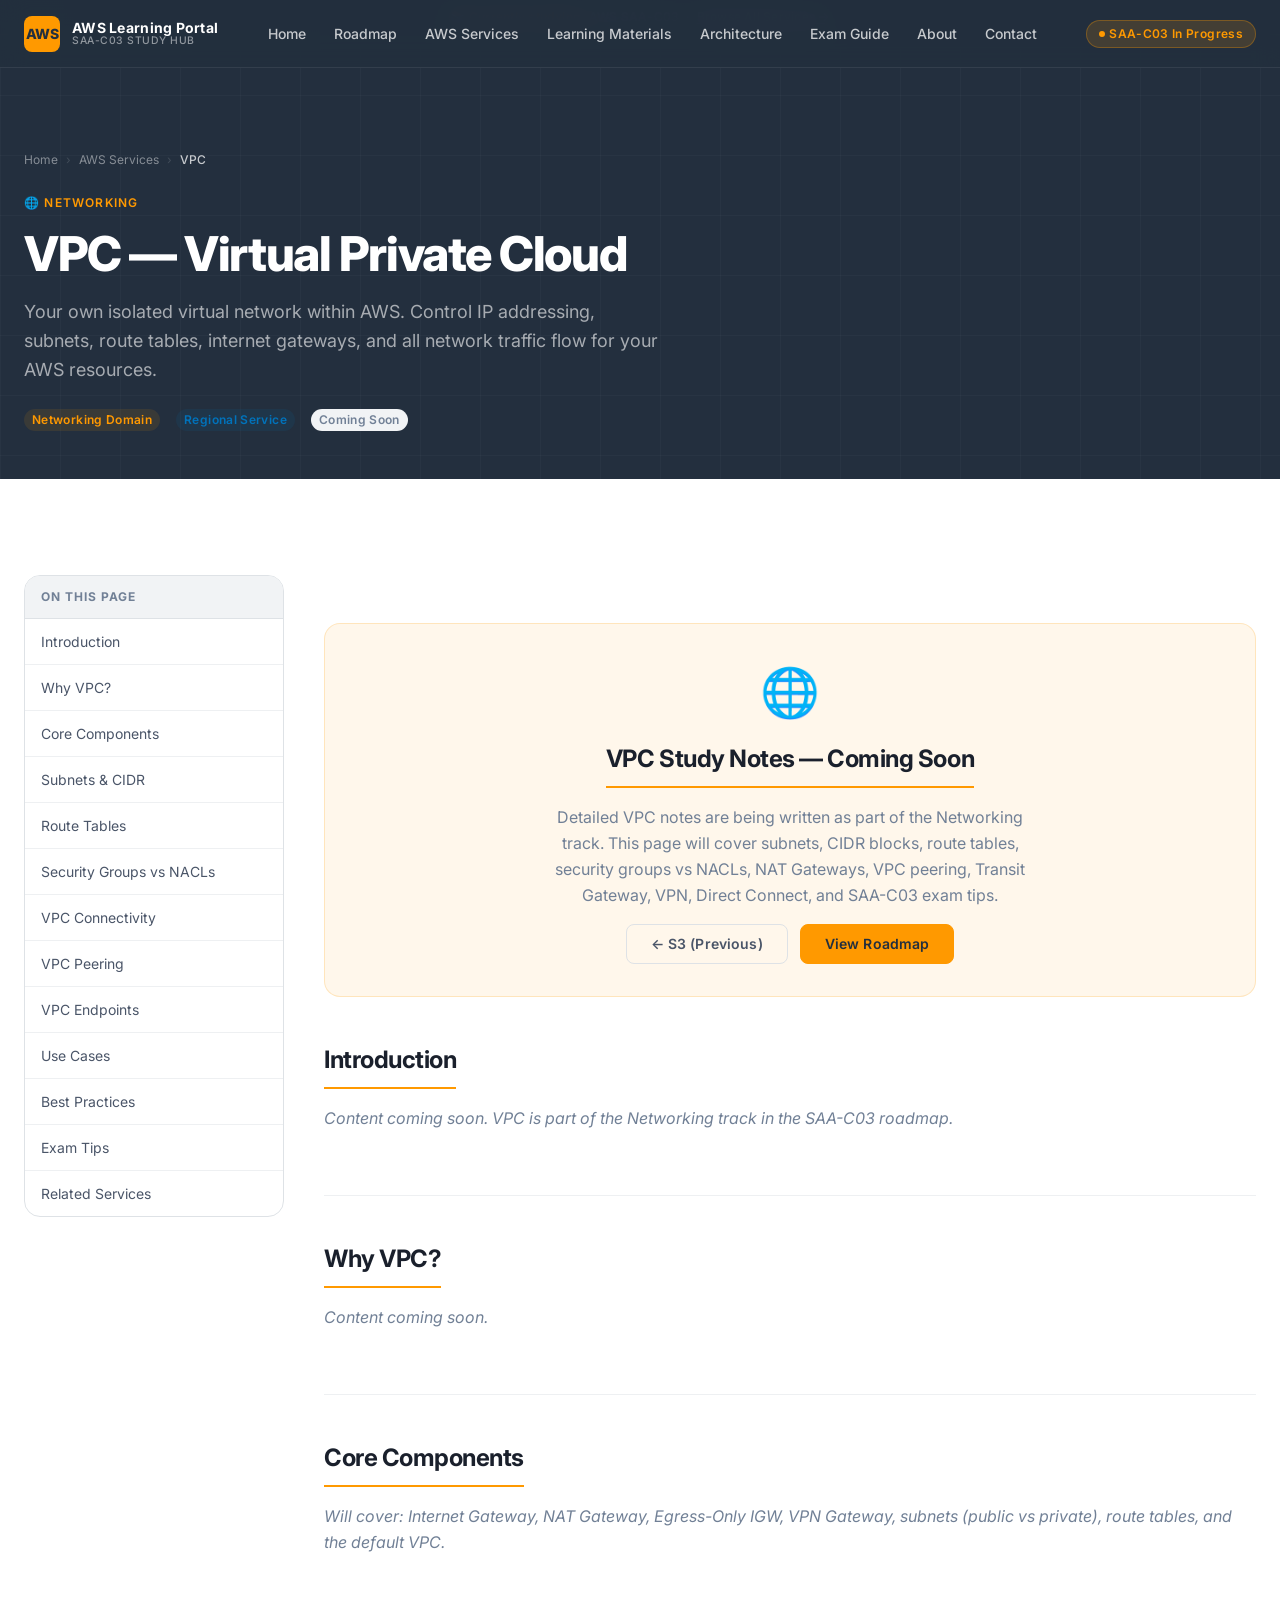
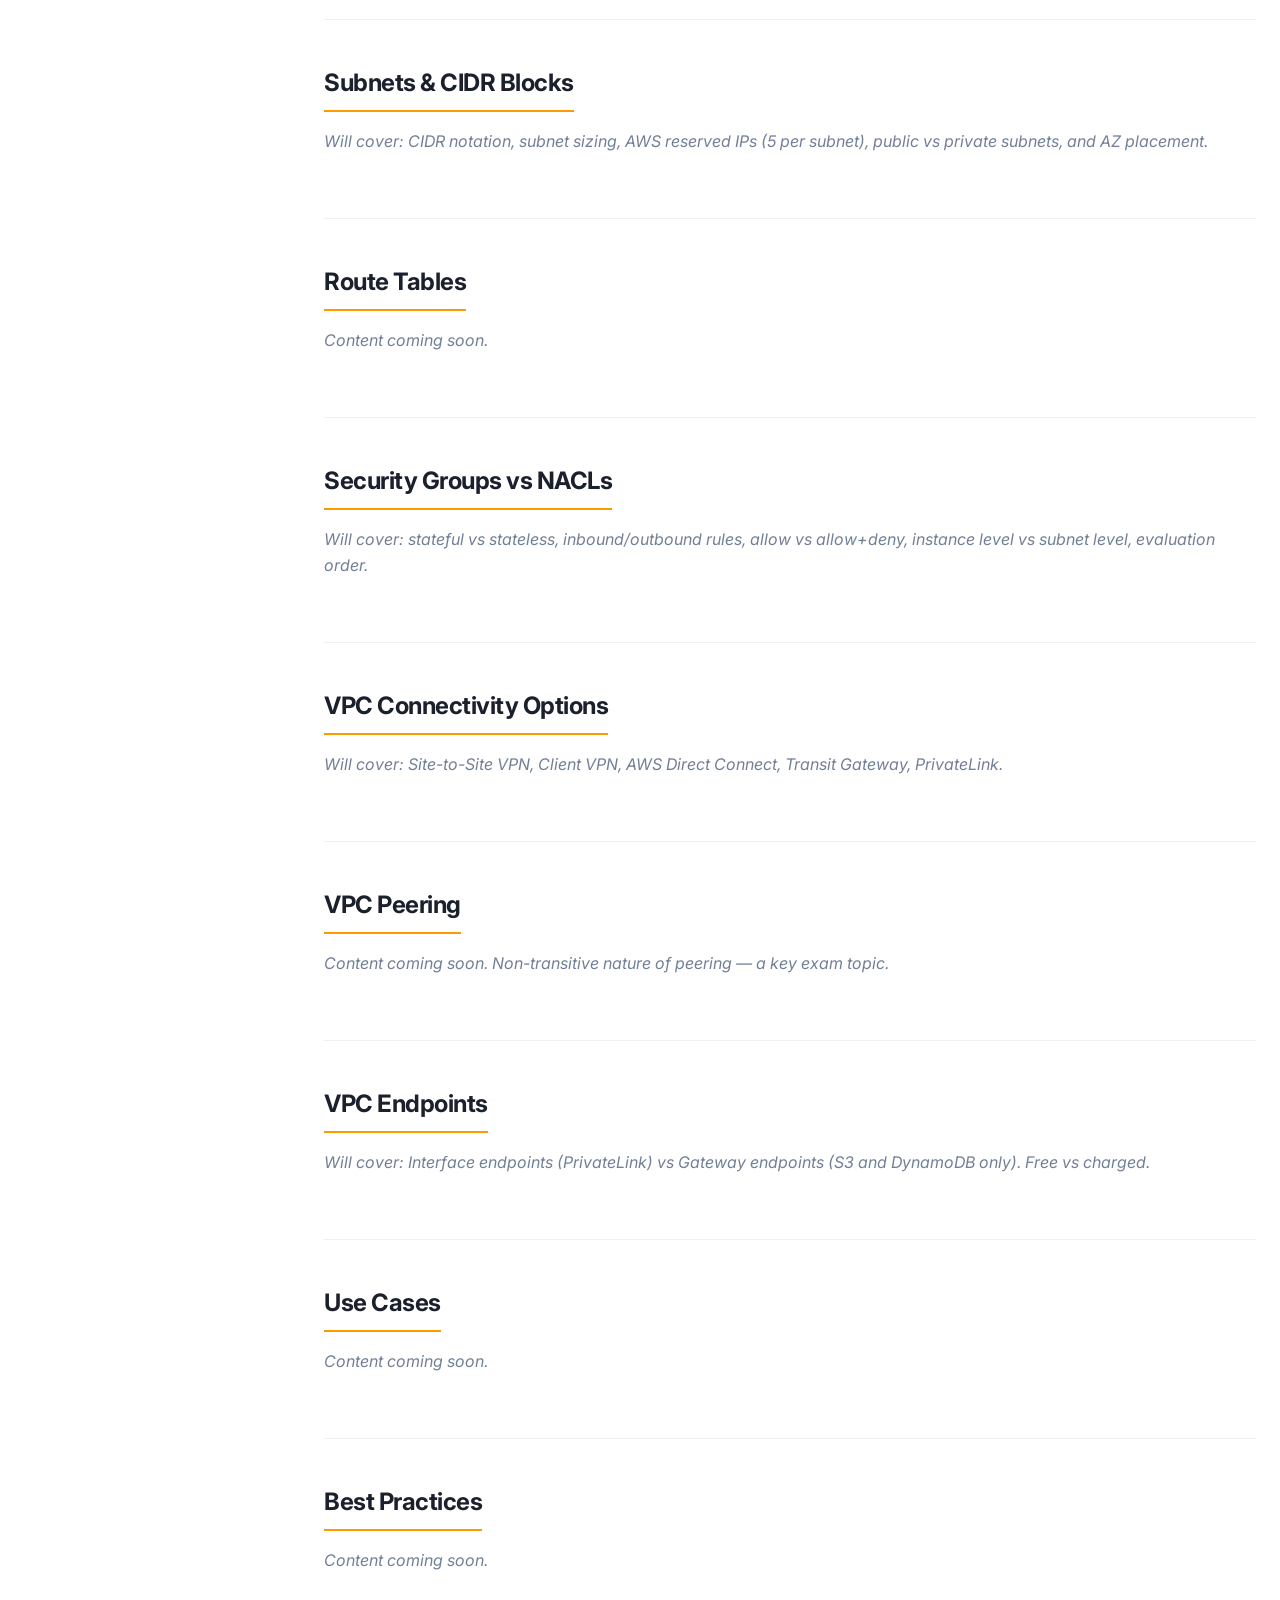
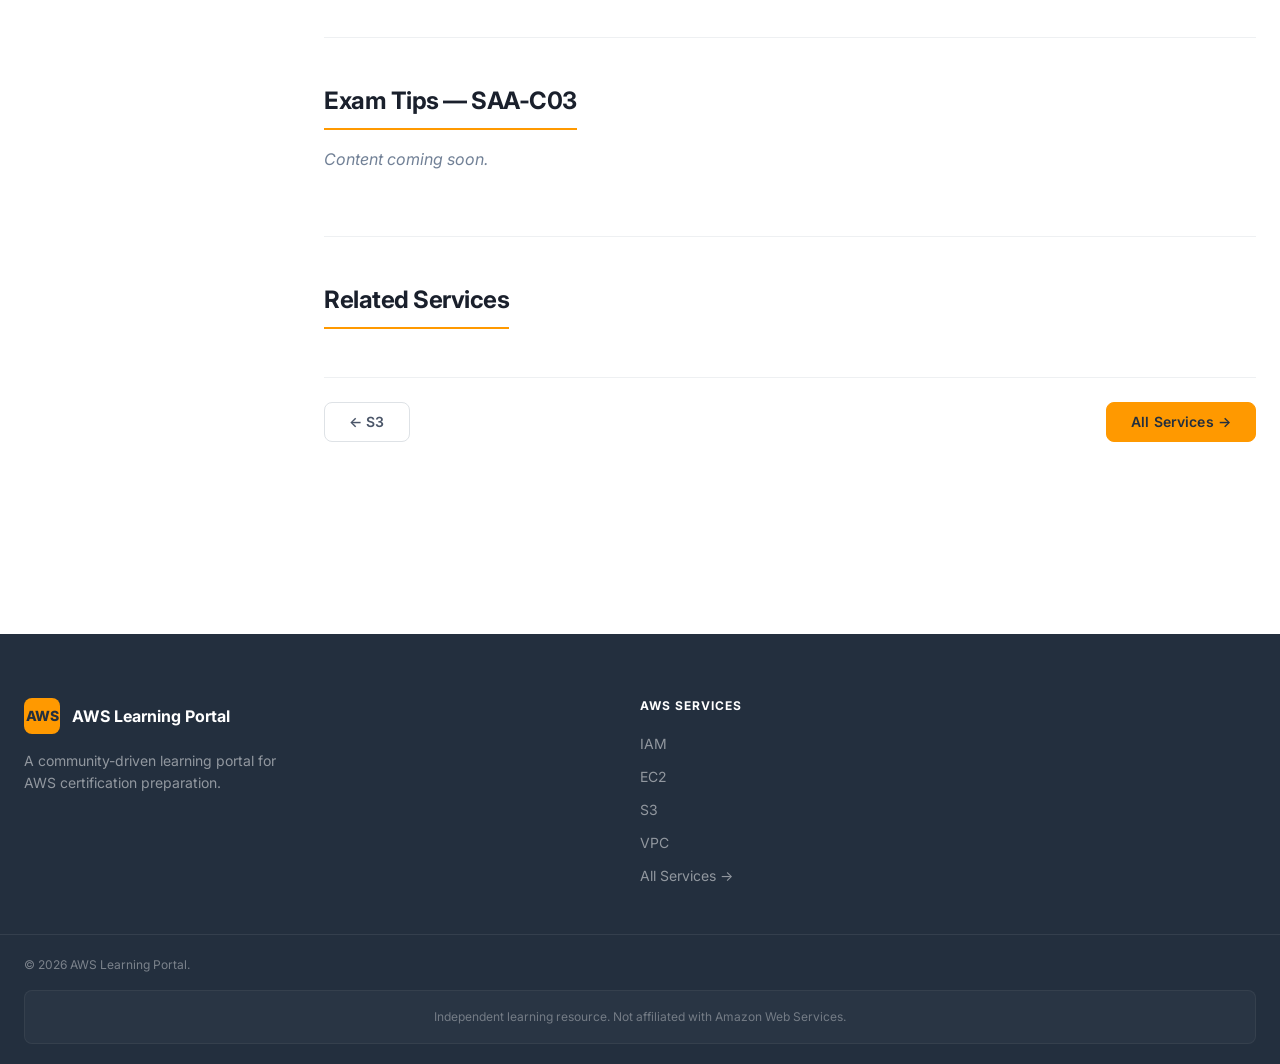
<file: services/vpc.html>
<!DOCTYPE html>
<html lang="en">
<head>
  <meta charset="UTF-8" />
  <meta name="viewport" content="width=device-width, initial-scale=1.0" />
  <meta name="description" content="AWS VPC (Virtual Private Cloud) — study notes covering subnets, route tables, security groups, NACLs, peering, VPN, and SAA-C03 exam tips." />
  <title>VPC — Virtual Private Cloud | AWS Learning Portal</title>
  <link rel="preconnect" href="https://fonts.googleapis.com" />
  <link rel="preconnect" href="https://fonts.gstatic.com" crossorigin />
  <link href="https://fonts.googleapis.com/css2?family=Inter:wght@400;500;600;700;800&display=swap" rel="stylesheet" />
  <link rel="stylesheet" href="../css/style.css" />
  <link rel="stylesheet" href="../css/responsive.css" />
  <link rel="icon" href="data:image/svg+xml,<svg xmlns='http://www.w3.org/2000/svg' viewBox='0 0 100 100'><rect width='100' height='100' rx='18' fill='%23232F3E'/><text y='.9em' font-size='70' x='12'>☁️</text></svg>" />
</head>
<body>

  <a class="skip-link" href="#main-content">Skip to main content</a>
  <div class="announcement-bar"><strong>📚 Currently studying:</strong> AWS SAA-C03 &nbsp;·&nbsp; <a href="../services.html">Browse All Services →</a></div>

  <header class="navbar" role="banner">
    <div class="navbar__inner">
      <a href="../index.html" class="navbar__logo" aria-label="AWS Learning Portal home">
        <div class="navbar__logo-icon" aria-hidden="true">AWS</div>
        <div class="navbar__logo-text">
          <span class="navbar__logo-name">AWS Learning Portal</span>
          <span class="navbar__logo-tagline">SAA-C03 Study Hub</span>
        </div>
      </a>
      <nav class="navbar__nav" role="navigation" aria-label="Main navigation">
        <a href="../index.html"        class="navbar__link">Home</a>
        <a href="../roadmap.html"      class="navbar__link">Roadmap</a>
        <a href="../services.html"     class="navbar__link active">AWS Services</a>
        <a href="../materials.html"    class="navbar__link">Learning Materials</a>
        <a href="../architecture.html" class="navbar__link">Architecture</a>
        <a href="../exam-guide.html"   class="navbar__link">Exam Guide</a>
        <a href="../about.html"        class="navbar__link">About</a>
        <a href="../contact.html"      class="navbar__link">Contact</a>
      </nav>
      <div class="navbar__actions">
        <span class="navbar__badge">SAA-C03 In Progress</span>
        <button class="navbar__hamburger" aria-label="Toggle navigation" aria-expanded="false" aria-controls="mobile-menu"><span></span><span></span><span></span></button>
      </div>
    </div>
  </header>

  <div class="navbar__mobile-menu" id="mobile-menu" role="navigation" aria-label="Mobile navigation">
    <a href="../index.html"        class="navbar__mobile-link">🏠 Home</a>
    <a href="../roadmap.html"      class="navbar__mobile-link">🗺️ Roadmap</a>
    <a href="../services.html"     class="navbar__mobile-link">⚙️ AWS Services</a>
    <a href="../materials.html"    class="navbar__mobile-link">📚 Learning Materials</a>
    <a href="../architecture.html" class="navbar__mobile-link">🏗️ Architecture Patterns</a>
    <a href="../exam-guide.html"   class="navbar__mobile-link">📝 Exam Guide</a>
    <a href="../about.html"        class="navbar__mobile-link">ℹ️ About</a>
    <a href="../contact.html"      class="navbar__mobile-link">✉️ Contact</a>
  </div>

  <main id="main-content">

    <div class="page-hero">
      <div class="container page-hero__inner">
        <nav class="page-hero__breadcrumb" aria-label="Breadcrumb">
          <a href="../index.html">Home</a>
          <span class="page-hero__breadcrumb-sep" aria-hidden="true">›</span>
          <a href="../services.html">AWS Services</a>
          <span class="page-hero__breadcrumb-sep" aria-hidden="true">›</span>
          <span class="page-hero__breadcrumb-current">VPC</span>
        </nav>
        <div class="page-hero__label">🌐 Networking</div>
        <h1 class="page-hero__title">VPC — Virtual Private Cloud</h1>
        <p class="page-hero__subtitle">
          Your own isolated virtual network within AWS. Control IP addressing, subnets,
          route tables, internet gateways, and all network traffic flow for your AWS resources.
        </p>
        <div class="page-hero__meta">
          <span class="badge badge--orange">Networking Domain</span>
          <span class="badge badge--blue">Regional Service</span>
          <span class="badge badge--gray">Coming Soon</span>
        </div>
      </div>
    </div>

    <section class="section" id="vpc-content">
      <div class="container">
        <div class="service-page-layout">

          <aside class="service-sidebar" role="navigation" aria-label="Page sections">
            <nav class="service-sidebar__nav">
              <div class="service-sidebar__nav-title">On this page</div>
              <a href="#introduction"   class="service-sidebar__nav-link">Introduction</a>
              <a href="#why-vpc"        class="service-sidebar__nav-link">Why VPC?</a>
              <a href="#components"     class="service-sidebar__nav-link">Core Components</a>
              <a href="#subnets"        class="service-sidebar__nav-link">Subnets &amp; CIDR</a>
              <a href="#routing"        class="service-sidebar__nav-link">Route Tables</a>
              <a href="#security"       class="service-sidebar__nav-link">Security Groups vs NACLs</a>
              <a href="#connectivity"   class="service-sidebar__nav-link">VPC Connectivity</a>
              <a href="#peering"        class="service-sidebar__nav-link">VPC Peering</a>
              <a href="#endpoints"      class="service-sidebar__nav-link">VPC Endpoints</a>
              <a href="#use-cases"      class="service-sidebar__nav-link">Use Cases</a>
              <a href="#best-practices" class="service-sidebar__nav-link">Best Practices</a>
              <a href="#exam-tips"      class="service-sidebar__nav-link">Exam Tips</a>
              <a href="#related"        class="service-sidebar__nav-link">Related Services</a>
            </nav>
          </aside>

          <article class="service-content">

            <div class="coming-soon-banner">
              <span class="coming-soon-banner__icon" aria-hidden="true">🌐</span>
              <h2 class="coming-soon-banner__title">VPC Study Notes — Coming Soon</h2>
              <p class="coming-soon-banner__text">
                Detailed VPC notes are being written as part of the Networking track.
                This page will cover subnets, CIDR blocks, route tables, security groups vs NACLs,
                NAT Gateways, VPC peering, Transit Gateway, VPN, Direct Connect, and SAA-C03 exam tips.
              </p>
              <div style="display: flex; gap: var(--space-3); justify-content: center; flex-wrap: wrap;">
                <a href="s3.html"         class="btn btn--ghost">← S3 (Previous)</a>
                <a href="../roadmap.html"  class="btn btn--primary">View Roadmap</a>
              </div>
            </div>

            <div class="service-content__section" id="introduction">
              <h2>Introduction</h2>
              <p style="color: var(--color-text-muted); font-style: italic;">Content coming soon. VPC is part of the Networking track in the SAA-C03 roadmap.</p>
            </div>
            <div class="service-content__section" id="why-vpc">
              <h2>Why VPC?</h2>
              <p style="color: var(--color-text-muted); font-style: italic;">Content coming soon.</p>
            </div>
            <div class="service-content__section" id="components">
              <h2>Core Components</h2>
              <p style="color: var(--color-text-muted); font-style: italic;">Will cover: Internet Gateway, NAT Gateway, Egress-Only IGW, VPN Gateway, subnets (public vs private), route tables, and the default VPC.</p>
            </div>
            <div class="service-content__section" id="subnets">
              <h2>Subnets &amp; CIDR Blocks</h2>
              <p style="color: var(--color-text-muted); font-style: italic;">Will cover: CIDR notation, subnet sizing, AWS reserved IPs (5 per subnet), public vs private subnets, and AZ placement.</p>
            </div>
            <div class="service-content__section" id="routing">
              <h2>Route Tables</h2>
              <p style="color: var(--color-text-muted); font-style: italic;">Content coming soon.</p>
            </div>
            <div class="service-content__section" id="security">
              <h2>Security Groups vs NACLs</h2>
              <p style="color: var(--color-text-muted); font-style: italic;">Will cover: stateful vs stateless, inbound/outbound rules, allow vs allow+deny, instance level vs subnet level, evaluation order.</p>
            </div>
            <div class="service-content__section" id="connectivity">
              <h2>VPC Connectivity Options</h2>
              <p style="color: var(--color-text-muted); font-style: italic;">Will cover: Site-to-Site VPN, Client VPN, AWS Direct Connect, Transit Gateway, PrivateLink.</p>
            </div>
            <div class="service-content__section" id="peering">
              <h2>VPC Peering</h2>
              <p style="color: var(--color-text-muted); font-style: italic;">Content coming soon. Non-transitive nature of peering — a key exam topic.</p>
            </div>
            <div class="service-content__section" id="endpoints">
              <h2>VPC Endpoints</h2>
              <p style="color: var(--color-text-muted); font-style: italic;">Will cover: Interface endpoints (PrivateLink) vs Gateway endpoints (S3 and DynamoDB only). Free vs charged.</p>
            </div>
            <div class="service-content__section" id="use-cases">
              <h2>Use Cases</h2>
              <p style="color: var(--color-text-muted); font-style: italic;">Content coming soon.</p>
            </div>
            <div class="service-content__section" id="best-practices">
              <h2>Best Practices</h2>
              <p style="color: var(--color-text-muted); font-style: italic;">Content coming soon.</p>
            </div>
            <div class="service-content__section" id="exam-tips">
              <h2>Exam Tips — SAA-C03</h2>
              <p style="color: var(--color-text-muted); font-style: italic;">Content coming soon.</p>
            </div>
            <div class="service-content__section" id="related">
              <h2>Related Services</h2>
              <div style="display: flex; justify-content: space-between; margin-top: var(--space-8); padding-top: var(--space-6); border-top: 1px solid var(--color-border-light);">
                <a href="s3.html"         class="btn btn--ghost">← S3</a>
                <a href="../services.html" class="btn btn--primary">All Services →</a>
              </div>
            </div>

          </article>
        </div>
      </div>
    </section>

  </main>

  <footer class="footer" role="contentinfo">
    <div class="footer__main">
      <div class="container">
        <div class="footer__grid">
          <div class="footer__brand">
            <a href="../index.html" class="footer__brand-logo"><div class="footer__brand-icon" aria-hidden="true">AWS</div><span class="footer__brand-name">AWS Learning Portal</span></a>
            <p class="footer__brand-desc">A community-driven learning portal for AWS certification preparation.</p>
          </div>
          <div class="footer__col">
            <h3 class="footer__col-title">AWS Services</h3>
            <ul class="footer__links">
              <li><a href="iam.html" class="footer__link">IAM</a></li>
              <li><a href="ec2.html" class="footer__link">EC2</a></li>
              <li><a href="s3.html"  class="footer__link">S3</a></li>
              <li><a href="vpc.html" class="footer__link">VPC</a></li>
              <li><a href="../services.html" class="footer__link">All Services →</a></li>
            </ul>
          </div>
          <div class="footer__col">
            <h3 class="footer__col-title">Official AWS</h3>
            <ul class="footer__links">
              <li><a href="https://docs.aws.amazon.com/vpc/" target="_blank" rel="noopener noreferrer" class="footer__link footer__link-ext">VPC Documentation</a></li>
              <li><a href="https://docs.aws.amazon.com/vpc/latest/userguide/VPC_Security.html" target="_blank" rel="noopener noreferrer" class="footer__link footer__link-ext">VPC Security</a></li>
            </ul>
          </div>
        </div>
      </div>
    </div>
    <div class="footer__bottom">
      <div class="container">
        <div class="footer__bottom-inner"><p class="footer__copy">&copy; <span id="footer-year"></span> AWS Learning Portal.</p></div>
        <p class="footer__disclaimer">Independent learning resource. Not affiliated with Amazon Web Services.</p>
      </div>
    </div>
  </footer>

  <script src="../js/app.js"></script>
  <script>document.getElementById('footer-year').textContent = new Date().getFullYear();</script>
</body>
</html>
</file>
<file: shared/css/style.css>
/* ============================================================
   AWS Learning Portal — Design System
   style.css
   ============================================================
   Table of Contents
   01. CSS Custom Properties (Design Tokens)
   02. Reset & Base
   03. Typography
   04. Layout Utilities
   05. Navigation
   06. Hero Section
   07. Section Shared Styles
   08. Roadmap Cards
   09. Service Cards
   10. Learning Materials Cards
   11. About & Project Status
   12. Footer
   13. Buttons & Badges
   14. Utility Classes
   ============================================================ */

/* ============================================================
   01. CSS Custom Properties (Design Tokens)
   ============================================================ */
:root {
  /* Brand Colors */
  --color-aws-orange:      #FF9900;
  --color-aws-orange-dark: #E68A00;
  --color-aws-dark:        #232F3E;
  --color-aws-dark-light:  #2D3E50;

  /* Accent */
  --color-accent-blue:     #0073BB;
  --color-accent-blue-lt:  #E8F4FD;
  --color-accent-green:    #1D8348;
  --color-accent-green-lt: #E9F7EF;
  --color-accent-red:      #C0392B;

  /* Neutrals */
  --color-white:           #FFFFFF;
  --color-bg:              #F8F9FA;
  --color-bg-alt:          #F1F3F5;
  --color-border:          #DEE2E6;
  --color-border-light:    #EEF0F2;

  /* Text */
  --color-text-primary:    #1A202C;
  --color-text-secondary:  #4A5568;
  --color-text-muted:      #718096;
  --color-text-inverse:    #FFFFFF;

  /* Typography */
  --font-sans:   'Inter', 'Segoe UI', -apple-system, BlinkMacSystemFont, sans-serif;
  --font-mono:   'JetBrains Mono', 'Fira Code', 'Courier New', monospace;

  --text-xs:    0.75rem;
  --text-sm:    0.875rem;
  --text-base:  1rem;
  --text-lg:    1.125rem;
  --text-xl:    1.25rem;
  --text-2xl:   1.5rem;
  --text-3xl:   1.875rem;
  --text-4xl:   2.25rem;
  --text-5xl:   3rem;
  --text-6xl:   3.75rem;

  --font-normal:   400;
  --font-medium:   500;
  --font-semibold: 600;
  --font-bold:     700;
  --font-extrabold:800;

  --leading-tight:  1.25;
  --leading-snug:   1.375;
  --leading-normal: 1.5;
  --leading-relaxed:1.625;

  /* Spacing */
  --space-1:  0.25rem;
  --space-2:  0.5rem;
  --space-3:  0.75rem;
  --space-4:  1rem;
  --space-5:  1.25rem;
  --space-6:  1.5rem;
  --space-8:  2rem;
  --space-10: 2.5rem;
  --space-12: 3rem;
  --space-16: 4rem;
  --space-20: 5rem;
  --space-24: 6rem;
  --space-32: 8rem;

  /* Border Radius */
  --radius-sm:   0.25rem;
  --radius-md:   0.5rem;
  --radius-lg:   0.75rem;
  --radius-xl:   1rem;
  --radius-2xl:  1.5rem;
  --radius-full: 9999px;

  /* Shadows */
  --shadow-xs:  0 1px 2px rgba(0,0,0,0.05);
  --shadow-sm:  0 1px 3px rgba(0,0,0,0.08), 0 1px 2px rgba(0,0,0,0.04);
  --shadow-md:  0 4px 6px rgba(0,0,0,0.07), 0 2px 4px rgba(0,0,0,0.05);
  --shadow-lg:  0 10px 15px rgba(0,0,0,0.08), 0 4px 6px rgba(0,0,0,0.04);
  --shadow-xl:  0 20px 25px rgba(0,0,0,0.08), 0 10px 10px rgba(0,0,0,0.04);
  --shadow-card-hover: 0 12px 28px rgba(0,0,0,0.12), 0 4px 8px rgba(0,0,0,0.06);

  /* Transitions */
  --transition-fast:   150ms ease;
  --transition-base:   200ms ease;
  --transition-slow:   300ms ease;
  --transition-slower: 400ms ease;

  /* Layout */
  --container-max:   1280px;
  --container-prose: 768px;
  --nav-height:      68px;
}

/* ============================================================
   02. Reset & Base
   ============================================================ */
*, *::before, *::after {
  box-sizing: border-box;
  margin: 0;
  padding: 0;
}

html {
  font-size: 16px;
  scroll-behavior: smooth;
  -webkit-text-size-adjust: 100%;
}

body {
  font-family: var(--font-sans);
  font-size: var(--text-base);
  font-weight: var(--font-normal);
  line-height: var(--leading-normal);
  color: var(--color-text-primary);
  background-color: var(--color-white);
  -webkit-font-smoothing: antialiased;
  -moz-osx-font-smoothing: grayscale;
}

img, svg {
  display: block;
  max-width: 100%;
}

a {
  color: var(--color-accent-blue);
  text-decoration: none;
  transition: color var(--transition-fast);
}

a:hover {
  color: var(--color-aws-orange);
}

ul, ol {
  list-style: none;
}

button {
  cursor: pointer;
  border: none;
  background: none;
  font-family: inherit;
}

input, textarea, select {
  font-family: inherit;
  font-size: inherit;
}

/* Skip to content (accessibility) */
.skip-link {
  position: absolute;
  top: -100%;
  left: var(--space-4);
  padding: var(--space-2) var(--space-4);
  background: var(--color-aws-dark);
  color: var(--color-text-inverse);
  border-radius: var(--radius-md);
  font-size: var(--text-sm);
  font-weight: var(--font-semibold);
  z-index: 9999;
  transition: top var(--transition-fast);
}

.skip-link:focus {
  top: var(--space-4);
}

/* ============================================================
   03. Typography
   ============================================================ */
h1, h2, h3, h4, h5, h6 {
  font-weight: var(--font-bold);
  line-height: var(--leading-tight);
  color: var(--color-text-primary);
  letter-spacing: -0.02em;
}

h1 { font-size: var(--text-5xl); }
h2 { font-size: var(--text-3xl); }
h3 { font-size: var(--text-2xl); }
h4 { font-size: var(--text-xl);  }
h5 { font-size: var(--text-lg);  }
h6 { font-size: var(--text-base);}

p {
  line-height: var(--leading-relaxed);
  color: var(--color-text-secondary);
}

.text-gradient {
  background: linear-gradient(135deg, var(--color-aws-orange) 0%, #FFB347 100%);
  -webkit-background-clip: text;
  -webkit-text-fill-color: transparent;
  background-clip: text;
}

.section-label {
  display: inline-flex;
  align-items: center;
  gap: var(--space-2);
  font-size: var(--text-xs);
  font-weight: var(--font-semibold);
  letter-spacing: 0.1em;
  text-transform: uppercase;
  color: var(--color-aws-orange);
  margin-bottom: var(--space-4);
}

.section-label::before {
  content: '';
  display: block;
  width: 20px;
  height: 2px;
  background: var(--color-aws-orange);
  border-radius: var(--radius-full);
}

.section-title {
  font-size: var(--text-3xl);
  font-weight: var(--font-extrabold);
  color: var(--color-text-primary);
  margin-bottom: var(--space-4);
  letter-spacing: -0.03em;
}

.section-subtitle {
  font-size: var(--text-lg);
  color: var(--color-text-secondary);
  max-width: 600px;
  line-height: var(--leading-relaxed);
}

code {
  font-family: var(--font-mono);
  font-size: 0.875em;
  background: var(--color-bg-alt);
  padding: 0.15em 0.4em;
  border-radius: var(--radius-sm);
  color: var(--color-accent-blue);
}

/* ============================================================
   04. Layout Utilities
   ============================================================ */
.container {
  width: 100%;
  max-width: var(--container-max);
  margin-left: auto;
  margin-right: auto;
  padding-left: var(--space-6);
  padding-right: var(--space-6);
}

.section {
  padding-top: var(--space-24);
  padding-bottom: var(--space-24);
}

.section--alt {
  background-color: var(--color-bg);
}

.section--dark {
  background-color: var(--color-aws-dark);
  color: var(--color-text-inverse);
}

.section-header {
  margin-bottom: var(--space-12);
}

.section-header--centered {
  text-align: center;
}

.section-header--centered .section-subtitle {
  margin-left: auto;
  margin-right: auto;
}

.grid {
  display: grid;
  gap: var(--space-6);
}

.grid-2 { grid-template-columns: repeat(2, 1fr); }
.grid-3 { grid-template-columns: repeat(3, 1fr); }
.grid-4 { grid-template-columns: repeat(4, 1fr); }
.grid-5 { grid-template-columns: repeat(5, 1fr); }

.flex          { display: flex; }
.flex-center   { display: flex; align-items: center; }
.flex-between  { display: flex; align-items: center; justify-content: space-between; }
.flex-col      { display: flex; flex-direction: column; }
.gap-2         { gap: var(--space-2); }
.gap-3         { gap: var(--space-3); }
.gap-4         { gap: var(--space-4); }
.gap-6         { gap: var(--space-6); }
.gap-8         { gap: var(--space-8); }

.divider {
  height: 1px;
  background: var(--color-border);
  margin: var(--space-8) 0;
}

/* ============================================================
   05. Navigation
   ============================================================ */
.navbar {
  position: fixed;
  top: 0;
  left: 0;
  right: 0;
  z-index: 1000;
  height: var(--nav-height);
  background: rgba(35, 47, 62, 0.96);
  backdrop-filter: blur(12px);
  -webkit-backdrop-filter: blur(12px);
  border-bottom: 1px solid rgba(255,255,255,0.08);
  transition: background var(--transition-base), box-shadow var(--transition-base);
}

.navbar.scrolled {
  background: rgba(35, 47, 62, 0.99);
  box-shadow: 0 2px 20px rgba(0,0,0,0.3);
}

.navbar__inner {
  display: flex;
  align-items: center;
  justify-content: space-between;
  height: 100%;
  max-width: var(--container-max);
  margin: 0 auto;
  padding: 0 var(--space-6);
}

/* Logo */
.navbar__logo {
  display: flex;
  align-items: center;
  gap: var(--space-3);
  text-decoration: none;
  flex-shrink: 0;
}

.navbar__logo-icon {
  width: 36px;
  height: 36px;
  background: var(--color-aws-orange);
  border-radius: var(--radius-md);
  display: flex;
  align-items: center;
  justify-content: center;
  font-weight: var(--font-extrabold);
  font-size: var(--text-sm);
  color: var(--color-aws-dark);
  letter-spacing: -0.03em;
  flex-shrink: 0;
}

.navbar__logo-text {
  display: flex;
  flex-direction: column;
  line-height: 1.1;
}

.navbar__logo-name {
  font-size: var(--text-sm);
  font-weight: var(--font-bold);
  color: var(--color-text-inverse);
  letter-spacing: 0.02em;
}

.navbar__logo-tagline {
  font-size: 0.65rem;
  color: rgba(255,255,255,0.5);
  font-weight: var(--font-medium);
  letter-spacing: 0.05em;
  text-transform: uppercase;
}

/* Nav Links */
.navbar__nav {
  display: flex;
  align-items: center;
  gap: var(--space-1);
}

.navbar__link {
  display: flex;
  align-items: center;
  gap: var(--space-1);
  padding: var(--space-2) var(--space-3);
  font-size: var(--text-sm);
  font-weight: var(--font-medium);
  color: rgba(255,255,255,0.75);
  border-radius: var(--radius-md);
  text-decoration: none;
  transition: color var(--transition-fast), background var(--transition-fast);
  white-space: nowrap;
}

.navbar__link:hover,
.navbar__link.active {
  color: var(--color-text-inverse);
  background: rgba(255,255,255,0.08);
}

.navbar__link.active {
  color: var(--color-aws-orange);
}

/* Nav CTA */
.navbar__actions {
  display: flex;
  align-items: center;
  gap: var(--space-3);
  flex-shrink: 0;
}

.navbar__badge {
  display: inline-flex;
  align-items: center;
  gap: var(--space-1);
  padding: var(--space-1) var(--space-3);
  background: rgba(255, 153, 0, 0.15);
  border: 1px solid rgba(255, 153, 0, 0.3);
  border-radius: var(--radius-full);
  font-size: var(--text-xs);
  font-weight: var(--font-semibold);
  color: var(--color-aws-orange);
  letter-spacing: 0.03em;
}

.navbar__badge::before {
  content: '';
  width: 6px;
  height: 6px;
  background: var(--color-aws-orange);
  border-radius: 50%;
  animation: pulse 2s infinite;
}

/* Hamburger */
.navbar__hamburger {
  display: none;
  flex-direction: column;
  justify-content: center;
  align-items: center;
  gap: 5px;
  width: 40px;
  height: 40px;
  border-radius: var(--radius-md);
  transition: background var(--transition-fast);
  cursor: pointer;
  background: none;
  border: none;
}

.navbar__hamburger:hover {
  background: rgba(255,255,255,0.08);
}

.navbar__hamburger span {
  display: block;
  width: 22px;
  height: 2px;
  background: var(--color-text-inverse);
  border-radius: var(--radius-full);
  transition: transform var(--transition-base), opacity var(--transition-base);
}

.navbar__hamburger.open span:nth-child(1) {
  transform: translateY(7px) rotate(45deg);
}

.navbar__hamburger.open span:nth-child(2) {
  opacity: 0;
  transform: scaleX(0);
}

.navbar__hamburger.open span:nth-child(3) {
  transform: translateY(-7px) rotate(-45deg);
}

/* Mobile Menu */
.navbar__mobile-menu {
  display: none;
  position: fixed;
  top: var(--nav-height);
  left: 0;
  right: 0;
  background: var(--color-aws-dark);
  border-top: 1px solid rgba(255,255,255,0.08);
  padding: var(--space-4) var(--space-6) var(--space-6);
  z-index: 999;
  box-shadow: 0 8px 24px rgba(0,0,0,0.4);
}

.navbar__mobile-menu.open {
  display: block;
}

.navbar__mobile-link {
  display: block;
  padding: var(--space-3) var(--space-4);
  font-size: var(--text-base);
  font-weight: var(--font-medium);
  color: rgba(255,255,255,0.8);
  border-radius: var(--radius-md);
  text-decoration: none;
  transition: color var(--transition-fast), background var(--transition-fast);
  border-bottom: 1px solid rgba(255,255,255,0.04);
}

.navbar__mobile-link:hover {
  color: var(--color-text-inverse);
  background: rgba(255,255,255,0.06);
}

@keyframes pulse {
  0%, 100% { opacity: 1; }
  50%       { opacity: 0.4; }
}

/* ============================================================
   06. Hero Section
   ============================================================ */
.hero {
  position: relative;
  min-height: 100vh;
  display: flex;
  align-items: center;
  background: var(--color-aws-dark);
  overflow: hidden;
  padding-top: var(--nav-height);
}

/* Geometric background grid */
.hero__bg {
  position: absolute;
  inset: 0;
  z-index: 0;
  pointer-events: none;
}

.hero__grid {
  position: absolute;
  inset: 0;
  background-image:
    linear-gradient(rgba(255,255,255,0.03) 1px, transparent 1px),
    linear-gradient(90deg, rgba(255,255,255,0.03) 1px, transparent 1px);
  background-size: 60px 60px;
}

.hero__glow-1 {
  position: absolute;
  top: -20%;
  right: -10%;
  width: 600px;
  height: 600px;
  background: radial-gradient(circle, rgba(255,153,0,0.12) 0%, transparent 70%);
  border-radius: 50%;
}

.hero__glow-2 {
  position: absolute;
  bottom: -20%;
  left: -10%;
  width: 500px;
  height: 500px;
  background: radial-gradient(circle, rgba(0,115,187,0.1) 0%, transparent 70%);
  border-radius: 50%;
}

.hero__content {
  position: relative;
  z-index: 1;
  max-width: var(--container-max);
  margin: 0 auto;
  padding: var(--space-24) var(--space-6);
  display: grid;
  grid-template-columns: 1fr 1fr;
  gap: var(--space-16);
  align-items: center;
  width: 100%;
}

.hero__left {}

.hero__eyebrow {
  display: inline-flex;
  align-items: center;
  gap: var(--space-2);
  padding: var(--space-2) var(--space-4);
  background: rgba(255, 153, 0, 0.1);
  border: 1px solid rgba(255, 153, 0, 0.25);
  border-radius: var(--radius-full);
  font-size: var(--text-xs);
  font-weight: var(--font-semibold);
  color: var(--color-aws-orange);
  letter-spacing: 0.08em;
  text-transform: uppercase;
  margin-bottom: var(--space-6);
}

.hero__eyebrow-dot {
  width: 6px;
  height: 6px;
  background: var(--color-aws-orange);
  border-radius: 50%;
  animation: pulse 2s infinite;
}

.hero__title {
  font-size: clamp(2.5rem, 5vw, 4rem);
  font-weight: var(--font-extrabold);
  color: var(--color-text-inverse);
  line-height: 1.1;
  letter-spacing: -0.03em;
  margin-bottom: var(--space-6);
}

.hero__title-accent {
  display: block;
  color: var(--color-aws-orange);
}

.hero__subtitle {
  font-size: var(--text-lg);
  color: rgba(255,255,255,0.65);
  line-height: var(--leading-relaxed);
  max-width: 520px;
  margin-bottom: var(--space-10);
}

.hero__actions {
  display: flex;
  align-items: center;
  gap: var(--space-4);
  flex-wrap: wrap;
  margin-bottom: var(--space-12);
}

.hero__stats {
  display: flex;
  gap: var(--space-8);
  padding-top: var(--space-8);
  border-top: 1px solid rgba(255,255,255,0.1);
}

.hero__stat {}

.hero__stat-number {
  font-size: var(--text-2xl);
  font-weight: var(--font-extrabold);
  color: var(--color-text-inverse);
  line-height: 1;
  margin-bottom: var(--space-1);
}

.hero__stat-label {
  font-size: var(--text-xs);
  color: rgba(255,255,255,0.5);
  text-transform: uppercase;
  letter-spacing: 0.08em;
  font-weight: var(--font-medium);
}

/* Hero Right — Visual Panel */
.hero__right {
  display: flex;
  flex-direction: column;
  gap: var(--space-4);
}

.hero__panel {
  background: rgba(255,255,255,0.04);
  border: 1px solid rgba(255,255,255,0.08);
  border-radius: var(--radius-xl);
  padding: var(--space-5) var(--space-6);
  backdrop-filter: blur(10px);
}

.hero__panel-header {
  display: flex;
  align-items: center;
  justify-content: space-between;
  margin-bottom: var(--space-4);
}

.hero__panel-title {
  font-size: var(--text-sm);
  font-weight: var(--font-semibold);
  color: rgba(255,255,255,0.8);
}

.hero__panel-badge {
  font-size: var(--text-xs);
  padding: 2px var(--space-2);
  background: rgba(255,153,0,0.15);
  color: var(--color-aws-orange);
  border-radius: var(--radius-full);
  font-weight: var(--font-semibold);
}

.hero__panel-badge--green {
  background: rgba(29,131,72,0.2);
  color: #48BB78;
}

.hero__progress-list {
  display: flex;
  flex-direction: column;
  gap: var(--space-3);
}

.hero__progress-item {
  display: flex;
  flex-direction: column;
  gap: var(--space-1);
}

.hero__progress-label {
  display: flex;
  justify-content: space-between;
  font-size: var(--text-xs);
  color: rgba(255,255,255,0.6);
}

.hero__progress-bar {
  height: 4px;
  background: rgba(255,255,255,0.08);
  border-radius: var(--radius-full);
  overflow: hidden;
}

.hero__progress-fill {
  height: 100%;
  border-radius: var(--radius-full);
  background: linear-gradient(90deg, var(--color-aws-orange), #FFB347);
  transition: width var(--transition-slower) ease;
}

.hero__progress-fill--blue {
  background: linear-gradient(90deg, var(--color-accent-blue), #4DA6DC);
}

.hero__progress-fill--green {
  background: linear-gradient(90deg, var(--color-accent-green), #48BB78);
}

.hero__cert-item {
  display: flex;
  align-items: center;
  gap: var(--space-3);
  padding: var(--space-2) 0;
}

.hero__cert-icon {
  width: 36px;
  height: 36px;
  border-radius: var(--radius-md);
  display: flex;
  align-items: center;
  justify-content: center;
  font-size: var(--text-lg);
  flex-shrink: 0;
}

.hero__cert-icon--orange { background: rgba(255,153,0,0.15); }
.hero__cert-icon--blue   { background: rgba(0,115,187,0.15);  }
.hero__cert-icon--green  { background: rgba(29,131,72,0.15);  }

.hero__cert-info {
  flex: 1;
}

.hero__cert-name {
  font-size: var(--text-sm);
  font-weight: var(--font-semibold);
  color: rgba(255,255,255,0.9);
  line-height: 1.2;
}

.hero__cert-meta {
  font-size: var(--text-xs);
  color: rgba(255,255,255,0.4);
}

.hero__cert-status {
  font-size: var(--text-xs);
  padding: 2px var(--space-2);
  border-radius: var(--radius-full);
  font-weight: var(--font-semibold);
}

.hero__cert-status--active {
  background: rgba(255,153,0,0.15);
  color: var(--color-aws-orange);
}

.hero__cert-status--locked {
  background: rgba(255,255,255,0.06);
  color: rgba(255,255,255,0.3);
}

/* ============================================================
   07. Section Shared Styles
   ============================================================ */

/* Announcement bar above nav */
.announcement-bar {
  background: linear-gradient(90deg, var(--color-aws-dark) 0%, #1a2533 100%);
  border-bottom: 1px solid rgba(255,153,0,0.2);
  padding: var(--space-2) var(--space-6);
  text-align: center;
  font-size: var(--text-xs);
  color: rgba(255,255,255,0.7);
  font-weight: var(--font-medium);
  letter-spacing: 0.02em;
}

.announcement-bar strong {
  color: var(--color-aws-orange);
}

.announcement-bar a {
  color: rgba(255,255,255,0.85);
  text-decoration: underline;
  text-underline-offset: 2px;
}

/* ============================================================
   08. Roadmap Cards
   ============================================================ */
.roadmap {
  background: var(--color-bg);
}

.roadmap__grid {
  display: grid;
  grid-template-columns: repeat(4, 1fr);
  gap: var(--space-5);
}

.roadmap-card {
  background: var(--color-white);
  border: 1px solid var(--color-border);
  border-radius: var(--radius-xl);
  padding: var(--space-6);
  position: relative;
  transition: transform var(--transition-base), box-shadow var(--transition-base), border-color var(--transition-base);
  cursor: default;
}

.roadmap-card:hover {
  transform: translateY(-3px);
  box-shadow: var(--shadow-card-hover);
  border-color: var(--color-aws-orange);
}

.roadmap-card__number {
  position: absolute;
  top: var(--space-4);
  right: var(--space-4);
  font-size: var(--text-xs);
  font-weight: var(--font-bold);
  color: rgba(0,0,0,0.12);
  font-variant-numeric: tabular-nums;
  letter-spacing: -0.02em;
}

.roadmap-card__icon {
  width: 48px;
  height: 48px;
  border-radius: var(--radius-lg);
  display: flex;
  align-items: center;
  justify-content: center;
  font-size: 1.5rem;
  margin-bottom: var(--space-4);
  background: var(--color-bg-alt);
}

.roadmap-card__title {
  font-size: var(--text-base);
  font-weight: var(--font-bold);
  color: var(--color-text-primary);
  margin-bottom: var(--space-2);
}

.roadmap-card__desc {
  font-size: var(--text-sm);
  color: var(--color-text-muted);
  line-height: var(--leading-relaxed);
  margin-bottom: var(--space-4);
}

.roadmap-card__tag {
  display: inline-flex;
  align-items: center;
  font-size: var(--text-xs);
  font-weight: var(--font-semibold);
  padding: 3px var(--space-3);
  border-radius: var(--radius-full);
  letter-spacing: 0.03em;
}

.roadmap-card__tag--active {
  background: rgba(255,153,0,0.1);
  color: var(--color-aws-orange);
  border: 1px solid rgba(255,153,0,0.2);
}

.roadmap-card__tag--soon {
  background: rgba(0,115,187,0.08);
  color: var(--color-accent-blue);
  border: 1px solid rgba(0,115,187,0.15);
}

.roadmap-card__tag--locked {
  background: var(--color-bg-alt);
  color: var(--color-text-muted);
  border: 1px solid var(--color-border);
}

/* ============================================================
   09. Service Cards
   ============================================================ */
.services__grid {
  display: grid;
  grid-template-columns: repeat(5, 1fr);
  gap: var(--space-4);
}

.service-card {
  background: var(--color-white);
  border: 1px solid var(--color-border);
  border-radius: var(--radius-xl);
  padding: var(--space-5);
  display: flex;
  flex-direction: column;
  gap: var(--space-3);
  position: relative;
  overflow: hidden;
  transition: transform var(--transition-base), box-shadow var(--transition-base), border-color var(--transition-base);
}

.service-card::before {
  content: '';
  position: absolute;
  top: 0;
  left: 0;
  right: 0;
  height: 3px;
  background: linear-gradient(90deg, var(--color-aws-orange), #FFB347);
  transform: scaleX(0);
  transform-origin: left;
  transition: transform var(--transition-base);
}

.service-card:hover {
  transform: translateY(-3px);
  box-shadow: var(--shadow-card-hover);
  border-color: transparent;
}

.service-card:hover::before {
  transform: scaleX(1);
}

.service-card__icon {
  width: 44px;
  height: 44px;
  border-radius: var(--radius-lg);
  display: flex;
  align-items: center;
  justify-content: center;
  font-size: 1.375rem;
  background: var(--color-bg);
  flex-shrink: 0;
}

.service-card__category {
  font-size: var(--text-xs);
  font-weight: var(--font-semibold);
  color: var(--color-text-muted);
  text-transform: uppercase;
  letter-spacing: 0.06em;
}

.service-card__name {
  font-size: var(--text-base);
  font-weight: var(--font-bold);
  color: var(--color-text-primary);
  line-height: 1.2;
}

.service-card__desc {
  font-size: var(--text-sm);
  color: var(--color-text-muted);
  line-height: var(--leading-relaxed);
  flex: 1;
}

.service-card__footer {
  margin-top: auto;
}

/* Services filter tabs */
.services__filter {
  display: flex;
  gap: var(--space-2);
  flex-wrap: wrap;
  margin-bottom: var(--space-8);
}

.filter-tab {
  padding: var(--space-2) var(--space-4);
  border-radius: var(--radius-full);
  font-size: var(--text-sm);
  font-weight: var(--font-medium);
  border: 1px solid var(--color-border);
  color: var(--color-text-secondary);
  background: var(--color-white);
  cursor: pointer;
  transition: all var(--transition-fast);
}

.filter-tab:hover {
  border-color: var(--color-aws-orange);
  color: var(--color-aws-orange);
}

.filter-tab.active {
  background: var(--color-aws-orange);
  border-color: var(--color-aws-orange);
  color: var(--color-white);
}

/* ============================================================
   10. Learning Materials Cards
   ============================================================ */
.materials__grid {
  display: grid;
  grid-template-columns: repeat(5, 1fr);
  gap: var(--space-4);
}

.material-card {
  background: var(--color-white);
  border: 1px solid var(--color-border);
  border-radius: var(--radius-xl);
  padding: var(--space-6);
  display: flex;
  flex-direction: column;
  align-items: flex-start;
  gap: var(--space-3);
  text-decoration: none;
  transition: transform var(--transition-base), box-shadow var(--transition-base), border-color var(--transition-base);
}

.material-card:hover {
  transform: translateY(-3px);
  box-shadow: var(--shadow-card-hover);
  border-color: var(--color-accent-blue);
}

.material-card__icon-wrap {
  width: 52px;
  height: 52px;
  border-radius: var(--radius-lg);
  display: flex;
  align-items: center;
  justify-content: center;
  font-size: 1.5rem;
}

.material-card__title {
  font-size: var(--text-base);
  font-weight: var(--font-bold);
  color: var(--color-text-primary);
}

.material-card__desc {
  font-size: var(--text-sm);
  color: var(--color-text-muted);
  line-height: var(--leading-relaxed);
  flex: 1;
}

.material-card__count {
  font-size: var(--text-xs);
  font-weight: var(--font-semibold);
  color: var(--color-text-muted);
  padding: 3px var(--space-2);
  background: var(--color-bg-alt);
  border-radius: var(--radius-sm);
}

/* Color variants for material icons */
.icon-bg--orange  { background: rgba(255,153,0,0.1);   }
.icon-bg--blue    { background: rgba(0,115,187,0.1);   }
.icon-bg--green   { background: rgba(29,131,72,0.1);   }
.icon-bg--purple  { background: rgba(107,70,193,0.1);  }
.icon-bg--red     { background: rgba(192,57,43,0.1);   }
.icon-bg--teal    { background: rgba(0,150,136,0.1);   }
.icon-bg--indigo  { background: rgba(63,81,181,0.1);   }
.icon-bg--amber   { background: rgba(255,160,0,0.1);   }
.icon-bg--cyan    { background: rgba(0,188,212,0.1);   }
.icon-bg--pink    { background: rgba(233,30,99,0.1);   }

/* ============================================================
   11. About & Project Status
   ============================================================ */
.about__grid {
  display: grid;
  grid-template-columns: 1fr 1fr;
  gap: var(--space-16);
  align-items: start;
}

.about__text h2 {
  font-size: var(--text-3xl);
  font-weight: var(--font-extrabold);
  color: var(--color-text-primary);
  margin-bottom: var(--space-6);
  letter-spacing: -0.03em;
}

.about__text p {
  color: var(--color-text-secondary);
  line-height: var(--leading-relaxed);
  margin-bottom: var(--space-5);
}

.about__feature-list {
  display: flex;
  flex-direction: column;
  gap: var(--space-3);
  margin-top: var(--space-6);
}

.about__feature {
  display: flex;
  align-items: flex-start;
  gap: var(--space-3);
}

.about__feature-icon {
  width: 24px;
  height: 24px;
  border-radius: var(--radius-sm);
  background: rgba(255,153,0,0.1);
  display: flex;
  align-items: center;
  justify-content: center;
  font-size: 0.75rem;
  flex-shrink: 0;
  margin-top: 2px;
}

.about__feature-text {
  font-size: var(--text-sm);
  color: var(--color-text-secondary);
  line-height: var(--leading-relaxed);
}

.about__feature-text strong {
  color: var(--color-text-primary);
  display: block;
  font-weight: var(--font-semibold);
  margin-bottom: 2px;
}

/* Status Card */
.status-card {
  background: var(--color-white);
  border: 1px solid var(--color-border);
  border-radius: var(--radius-2xl);
  overflow: hidden;
  box-shadow: var(--shadow-md);
}

.status-card__header {
  background: var(--color-aws-dark);
  padding: var(--space-5) var(--space-6);
  display: flex;
  align-items: center;
  gap: var(--space-3);
}

.status-card__header-icon {
  width: 40px;
  height: 40px;
  background: rgba(255,153,0,0.15);
  border-radius: var(--radius-md);
  display: flex;
  align-items: center;
  justify-content: center;
  font-size: 1.125rem;
}

.status-card__header-title {
  font-size: var(--text-base);
  font-weight: var(--font-bold);
  color: var(--color-text-inverse);
}

.status-card__header-sub {
  font-size: var(--text-xs);
  color: rgba(255,255,255,0.5);
  margin-top: 1px;
}

.status-card__body {
  padding: var(--space-6);
}

.status-row {
  display: flex;
  align-items: flex-start;
  justify-content: space-between;
  padding: var(--space-4) 0;
  border-bottom: 1px solid var(--color-border-light);
  gap: var(--space-4);
}

.status-row:last-child {
  border-bottom: none;
  padding-bottom: 0;
}

.status-row__label {
  font-size: var(--text-sm);
  color: var(--color-text-muted);
  font-weight: var(--font-medium);
  flex-shrink: 0;
}

.status-row__value {
  font-size: var(--text-sm);
  font-weight: var(--font-semibold);
  color: var(--color-text-primary);
  text-align: right;
}

.status-badge {
  display: inline-flex;
  align-items: center;
  gap: 5px;
  padding: 3px var(--space-3);
  border-radius: var(--radius-full);
  font-size: var(--text-xs);
  font-weight: var(--font-semibold);
}

.status-badge--in-progress {
  background: rgba(255,153,0,0.1);
  color: var(--color-aws-orange);
  border: 1px solid rgba(255,153,0,0.2);
}

.status-badge--in-progress::before {
  content: '';
  width: 6px;
  height: 6px;
  background: var(--color-aws-orange);
  border-radius: 50%;
  animation: pulse 2s infinite;
}

.status-badge--development {
  background: rgba(0,115,187,0.1);
  color: var(--color-accent-blue);
  border: 1px solid rgba(0,115,187,0.2);
}

.status-badge--open-source {
  background: rgba(29,131,72,0.1);
  color: var(--color-accent-green);
  border: 1px solid rgba(29,131,72,0.2);
}

/* ============================================================
   12. Footer
   ============================================================ */
.footer {
  background: var(--color-aws-dark);
  color: rgba(255,255,255,0.65);
}

.footer__main {
  padding: var(--space-16) 0 var(--space-12);
  border-bottom: 1px solid rgba(255,255,255,0.08);
}

.footer__grid {
  display: grid;
  grid-template-columns: 2fr 1fr 1fr 1fr;
  gap: var(--space-10);
}

.footer__brand {}

.footer__brand-logo {
  display: flex;
  align-items: center;
  gap: var(--space-3);
  text-decoration: none;
  margin-bottom: var(--space-4);
}

.footer__brand-icon {
  width: 36px;
  height: 36px;
  background: var(--color-aws-orange);
  border-radius: var(--radius-md);
  display: flex;
  align-items: center;
  justify-content: center;
  font-weight: var(--font-extrabold);
  font-size: var(--text-sm);
  color: var(--color-aws-dark);
  letter-spacing: -0.03em;
}

.footer__brand-name {
  font-size: var(--text-base);
  font-weight: var(--font-bold);
  color: var(--color-text-inverse);
}

.footer__brand-desc {
  font-size: var(--text-sm);
  color: rgba(255,255,255,0.5);
  line-height: var(--leading-relaxed);
  max-width: 280px;
  margin-bottom: var(--space-5);
}

.footer__social {
  display: flex;
  gap: var(--space-2);
}

.footer__social-link {
  width: 34px;
  height: 34px;
  border-radius: var(--radius-md);
  background: rgba(255,255,255,0.06);
  border: 1px solid rgba(255,255,255,0.08);
  display: flex;
  align-items: center;
  justify-content: center;
  font-size: var(--text-sm);
  text-decoration: none;
  transition: background var(--transition-fast), border-color var(--transition-fast);
}

.footer__social-link:hover {
  background: rgba(255,153,0,0.15);
  border-color: rgba(255,153,0,0.3);
}

.footer__col-title {
  font-size: var(--text-xs);
  font-weight: var(--font-bold);
  color: var(--color-text-inverse);
  text-transform: uppercase;
  letter-spacing: 0.08em;
  margin-bottom: var(--space-5);
}

.footer__links {
  display: flex;
  flex-direction: column;
  gap: var(--space-3);
}

.footer__link {
  font-size: var(--text-sm);
  color: rgba(255,255,255,0.5);
  text-decoration: none;
  transition: color var(--transition-fast);
  display: flex;
  align-items: center;
  gap: var(--space-2);
}

.footer__link:hover {
  color: var(--color-text-inverse);
}

.footer__link-ext::after {
  content: '↗';
  font-size: 0.7em;
  opacity: 0.6;
}

.footer__bottom {
  padding: var(--space-5) 0;
}

.footer__bottom-inner {
  display: flex;
  align-items: center;
  justify-content: space-between;
  flex-wrap: wrap;
  gap: var(--space-4);
}

.footer__copy {
  font-size: var(--text-xs);
  color: rgba(255,255,255,0.4);
}

.footer__legal {
  display: flex;
  gap: var(--space-4);
}

.footer__legal-link {
  font-size: var(--text-xs);
  color: rgba(255,255,255,0.4);
  text-decoration: none;
  transition: color var(--transition-fast);
}

.footer__legal-link:hover {
  color: rgba(255,255,255,0.7);
}

.footer__disclaimer {
  padding: var(--space-4) var(--space-5);
  background: rgba(255,255,255,0.03);
  border-radius: var(--radius-md);
  font-size: var(--text-xs);
  color: rgba(255,255,255,0.35);
  text-align: center;
  line-height: var(--leading-relaxed);
  margin-top: var(--space-4);
  border: 1px solid rgba(255,255,255,0.05);
}

/* ============================================================
   13. Buttons & Badges
   ============================================================ */
.btn {
  display: inline-flex;
  align-items: center;
  justify-content: center;
  gap: var(--space-2);
  padding: var(--space-3) var(--space-6);
  font-size: var(--text-sm);
  font-weight: var(--font-semibold);
  border-radius: var(--radius-md);
  border: 1.5px solid transparent;
  text-decoration: none;
  cursor: pointer;
  white-space: nowrap;
  transition: all var(--transition-base);
  letter-spacing: 0.01em;
  line-height: 1;
}

.btn:focus-visible {
  outline: 2px solid var(--color-aws-orange);
  outline-offset: 2px;
}

/* Primary */
.btn--primary {
  background: var(--color-aws-orange);
  color: var(--color-aws-dark);
  border-color: var(--color-aws-orange);
}

.btn--primary:hover {
  background: var(--color-aws-orange-dark);
  border-color: var(--color-aws-orange-dark);
  color: var(--color-aws-dark);
  transform: translateY(-1px);
  box-shadow: 0 4px 12px rgba(255,153,0,0.35);
}

.btn--primary:active {
  transform: translateY(0);
  box-shadow: none;
}

/* Secondary (ghost on dark) */
.btn--ghost-light {
  background: transparent;
  color: var(--color-text-inverse);
  border-color: rgba(255,255,255,0.25);
}

.btn--ghost-light:hover {
  background: rgba(255,255,255,0.08);
  border-color: rgba(255,255,255,0.4);
  color: var(--color-text-inverse);
  transform: translateY(-1px);
}

/* Ghost on light */
.btn--ghost {
  background: transparent;
  color: var(--color-text-secondary);
  border-color: var(--color-border);
}

.btn--ghost:hover {
  background: var(--color-bg);
  border-color: var(--color-aws-orange);
  color: var(--color-aws-orange);
}

/* Outline blue */
.btn--outline-blue {
  background: transparent;
  color: var(--color-accent-blue);
  border-color: var(--color-accent-blue);
}

.btn--outline-blue:hover {
  background: var(--color-accent-blue);
  color: var(--color-white);
  transform: translateY(-1px);
  box-shadow: 0 4px 12px rgba(0,115,187,0.25);
}

/* Size variants */
.btn--sm {
  padding: var(--space-2) var(--space-4);
  font-size: var(--text-xs);
}

.btn--lg {
  padding: var(--space-4) var(--space-8);
  font-size: var(--text-base);
}

/* Badges */
.badge {
  display: inline-flex;
  align-items: center;
  gap: var(--space-1);
  padding: 2px var(--space-2);
  border-radius: var(--radius-full);
  font-size: var(--text-xs);
  font-weight: var(--font-semibold);
  letter-spacing: 0.03em;
}

.badge--orange  { background: rgba(255,153,0,0.1);  color: var(--color-aws-orange);  }
.badge--blue    { background: rgba(0,115,187,0.1);  color: var(--color-accent-blue); }
.badge--green   { background: rgba(29,131,72,0.1);  color: var(--color-accent-green);}
.badge--gray    { background: var(--color-bg-alt);  color: var(--color-text-muted);  }

/* Coming Soon tag */
.btn--coming-soon {
  background: var(--color-bg-alt);
  color: var(--color-text-muted);
  border-color: var(--color-border);
  font-size: var(--text-xs);
  padding: var(--space-1) var(--space-3);
  cursor: default;
  pointer-events: none;
}

/* ============================================================
   14. Utility Classes
   ============================================================ */
.sr-only {
  position: absolute;
  width: 1px;
  height: 1px;
  padding: 0;
  margin: -1px;
  overflow: hidden;
  clip: rect(0,0,0,0);
  white-space: nowrap;
  border-width: 0;
}

.text-center { text-align: center; }
.text-right  { text-align: right;  }
.text-muted  { color: var(--color-text-muted); }

.mt-auto { margin-top: auto; }
.mb-0    { margin-bottom: 0; }

.hidden  { display: none !important; }

/* Scroll offset for fixed nav */
[id] {
  scroll-margin-top: calc(var(--nav-height) + var(--space-8));
}

/* Fade-in animation on scroll */
.fade-in {
  opacity: 0;
  transform: translateY(20px);
  transition: opacity var(--transition-slower), transform var(--transition-slower);
}

.fade-in.visible {
  opacity: 1;
  transform: translateY(0);
}

/* Staggered children */
.stagger > *:nth-child(1)  { transition-delay: 0ms;   }
.stagger > *:nth-child(2)  { transition-delay: 60ms;  }
.stagger > *:nth-child(3)  { transition-delay: 120ms; }
.stagger > *:nth-child(4)  { transition-delay: 180ms; }
.stagger > *:nth-child(5)  { transition-delay: 240ms; }
.stagger > *:nth-child(6)  { transition-delay: 300ms; }
.stagger > *:nth-child(7)  { transition-delay: 360ms; }
.stagger > *:nth-child(8)  { transition-delay: 420ms; }
.stagger > *:nth-child(9)  { transition-delay: 480ms; }
.stagger > *:nth-child(10) { transition-delay: 540ms; }

/* AWS Service category colors */
.aws-cat--security   { border-left: 3px solid #C0392B; }
.aws-cat--compute    { border-left: 3px solid #FF9900; }
.aws-cat--storage    { border-left: 3px solid #1D8348; }
.aws-cat--network    { border-left: 3px solid #0073BB; }
.aws-cat--database   { border-left: 3px solid #6B46C1; }
.aws-cat--serverless { border-left: 3px solid #0096C7; }
.aws-cat--monitoring { border-left: 3px solid #F39C12; }
.aws-cat--cdn        { border-left: 3px solid #27AE60; }

/* ============================================================
   15. Inner Page Styles
   (shared across roadmap, services, materials, etc.)
   ============================================================ */

/* Page Hero — dark header strip for inner pages */
.page-hero {
  background: var(--color-aws-dark);
  padding: calc(var(--nav-height) + var(--space-12)) 0 var(--space-12);
  position: relative;
  overflow: hidden;
}

.page-hero::after {
  content: '';
  position: absolute;
  inset: 0;
  background-image:
    linear-gradient(rgba(255,255,255,0.025) 1px, transparent 1px),
    linear-gradient(90deg, rgba(255,255,255,0.025) 1px, transparent 1px);
  background-size: 60px 60px;
  pointer-events: none;
}

.page-hero__inner {
  position: relative;
  z-index: 1;
}

.page-hero__breadcrumb {
  display: flex;
  align-items: center;
  gap: var(--space-2);
  font-size: var(--text-xs);
  color: rgba(255,255,255,0.45);
  margin-bottom: var(--space-5);
}

.page-hero__breadcrumb a {
  color: rgba(255,255,255,0.45);
  text-decoration: none;
  transition: color var(--transition-fast);
}

.page-hero__breadcrumb a:hover { color: var(--color-aws-orange); }

.page-hero__breadcrumb-sep { opacity: 0.3; }

.page-hero__breadcrumb-current {
  color: rgba(255,255,255,0.75);
  font-weight: var(--font-medium);
}

.page-hero__label {
  display: inline-flex;
  align-items: center;
  gap: var(--space-2);
  font-size: var(--text-xs);
  font-weight: var(--font-semibold);
  letter-spacing: 0.1em;
  text-transform: uppercase;
  color: var(--color-aws-orange);
  margin-bottom: var(--space-4);
}

.page-hero__title {
  font-size: clamp(1.875rem, 4vw, 3rem);
  font-weight: var(--font-extrabold);
  color: var(--color-text-inverse);
  letter-spacing: -0.03em;
  line-height: 1.1;
  margin-bottom: var(--space-4);
}

.page-hero__subtitle {
  font-size: var(--text-lg);
  color: rgba(255,255,255,0.6);
  line-height: var(--leading-relaxed);
  max-width: 640px;
  margin-bottom: var(--space-6);
}

.page-hero__meta {
  display: flex;
  align-items: center;
  gap: var(--space-4);
  flex-wrap: wrap;
}

/* Coming Soon state for placeholder pages */
.coming-soon-banner {
  background: rgba(255,153,0,0.08);
  border: 1px solid rgba(255,153,0,0.2);
  border-radius: var(--radius-xl);
  padding: var(--space-8) var(--space-8);
  text-align: center;
  margin: var(--space-12) 0;
}

.coming-soon-banner__icon {
  font-size: 3rem;
  margin-bottom: var(--space-4);
  display: block;
}

.coming-soon-banner__title {
  font-size: var(--text-2xl);
  font-weight: var(--font-bold);
  color: var(--color-text-primary);
  margin-bottom: var(--space-3);
}

.coming-soon-banner__text {
  font-size: var(--text-base);
  color: var(--color-text-muted);
  max-width: 480px;
  margin: 0 auto var(--space-6);
  line-height: var(--leading-relaxed);
}

/* What's planned list inside placeholder pages */
.planned-list {
  display: grid;
  grid-template-columns: repeat(3, 1fr);
  gap: var(--space-4);
  margin: var(--space-8) 0;
}

.planned-item {
  background: var(--color-white);
  border: 1px solid var(--color-border);
  border-radius: var(--radius-lg);
  padding: var(--space-5);
  display: flex;
  align-items: flex-start;
  gap: var(--space-3);
}

.planned-item__icon {
  font-size: 1.25rem;
  flex-shrink: 0;
  margin-top: 1px;
}

.planned-item__title {
  font-size: var(--text-sm);
  font-weight: var(--font-semibold);
  color: var(--color-text-primary);
  margin-bottom: 2px;
}

.planned-item__desc {
  font-size: var(--text-xs);
  color: var(--color-text-muted);
  line-height: var(--leading-relaxed);
}

/* Service page specific */
.service-page-layout {
  display: grid;
  grid-template-columns: 260px 1fr;
  gap: var(--space-10);
  align-items: start;
}

.service-sidebar {
  position: sticky;
  top: calc(var(--nav-height) + var(--space-6));
}

.service-sidebar__nav {
  background: var(--color-white);
  border: 1px solid var(--color-border);
  border-radius: var(--radius-xl);
  overflow: hidden;
}

.service-sidebar__nav-title {
  background: var(--color-bg-alt);
  padding: var(--space-3) var(--space-4);
  font-size: var(--text-xs);
  font-weight: var(--font-bold);
  color: var(--color-text-muted);
  text-transform: uppercase;
  letter-spacing: 0.08em;
  border-bottom: 1px solid var(--color-border);
}

.service-sidebar__nav-link {
  display: flex;
  align-items: center;
  gap: var(--space-2);
  padding: var(--space-3) var(--space-4);
  font-size: var(--text-sm);
  color: var(--color-text-secondary);
  text-decoration: none;
  border-bottom: 1px solid var(--color-border-light);
  transition: background var(--transition-fast), color var(--transition-fast);
}

.service-sidebar__nav-link:hover {
  background: var(--color-bg);
  color: var(--color-aws-orange);
}

.service-sidebar__nav-link:last-child {
  border-bottom: none;
}

.service-content {
  min-width: 0;
}

.service-content__section {
  margin-bottom: var(--space-12);
  padding-bottom: var(--space-12);
  border-bottom: 1px solid var(--color-border-light);
}

.service-content__section:last-child {
  border-bottom: none;
}

.service-content h2 {
  font-size: var(--text-2xl);
  font-weight: var(--font-bold);
  color: var(--color-text-primary);
  margin-bottom: var(--space-4);
  padding-bottom: var(--space-3);
  border-bottom: 2px solid var(--color-aws-orange);
  display: inline-block;
}

.service-content p {
  margin-bottom: var(--space-4);
  line-height: var(--leading-relaxed);
}

@media (max-width: 1024px) {
  .service-page-layout {
    grid-template-columns: 1fr;
  }
  .service-sidebar {
    position: static;
  }
  .planned-list {
    grid-template-columns: repeat(2, 1fr);
  }
}

@media (max-width: 640px) {
  .planned-list {
    grid-template-columns: 1fr;
  }
}

/* ============================================================
   16. Multi-Cert / CKA Track Styles
   ============================================================ */

/* Cert-track nav breadcrumb bar (sits just below main navbar) */
.cert-track-bar {
  background: rgba(35,47,62,0.97);
  border-bottom: 1px solid rgba(255,255,255,0.06);
  padding: var(--space-2) 0;
}

.cert-track-bar__inner {
  max-width: var(--container-max);
  margin: 0 auto;
  padding: 0 var(--space-6);
  display: flex;
  align-items: center;
  justify-content: space-between;
  gap: var(--space-4);
}

.cert-track-bar__trail {
  display: flex;
  align-items: center;
  gap: var(--space-2);
  font-size: var(--text-xs);
  color: rgba(255,255,255,0.45);
}

.cert-track-bar__trail a {
  color: rgba(255,255,255,0.45);
  text-decoration: none;
  transition: color var(--transition-fast);
}

.cert-track-bar__trail a:hover { color: var(--color-aws-orange); }

.cert-track-bar__trail-sep { opacity: 0.3; }

.cert-track-bar__trail-current {
  color: rgba(255,255,255,0.75);
  font-weight: var(--font-medium);
}

.cert-track-bar__links {
  display: flex;
  align-items: center;
  gap: var(--space-1);
}

.cert-track-bar__link {
  padding: var(--space-1) var(--space-3);
  font-size: var(--text-xs);
  font-weight: var(--font-medium);
  color: rgba(255,255,255,0.55);
  border-radius: var(--radius-md);
  text-decoration: none;
  transition: color var(--transition-fast), background var(--transition-fast);
  white-space: nowrap;
}

.cert-track-bar__link:hover {
  color: var(--color-text-inverse);
  background: rgba(255,255,255,0.07);
}

.cert-track-bar__link.active {
  color: var(--color-aws-orange);
  background: rgba(255,153,0,0.1);
}

/* k8s / CKA category colors */
.k8s-cat--cluster     { border-left: 3px solid #326CE5; }
.k8s-cat--workloads   { border-left: 3px solid #FF9900; }
.k8s-cat--services    { border-left: 3px solid #00BCD4; }
.k8s-cat--storage     { border-left: 3px solid #1D8348; }
.k8s-cat--security    { border-left: 3px solid #C0392B; }
.k8s-cat--networking  { border-left: 3px solid #6B46C1; }
.k8s-cat--observability { border-left: 3px solid #F39C12; }

/* CKA-specific badge accent */
.badge--k8s {
  background: rgba(50,108,229,0.1);
  color: #326CE5;
  border: 1px solid rgba(50,108,229,0.2);
}

/* Roadmap card — active variant for CKA (blue accent) */
.roadmap-card:hover.cka-track {
  border-color: #326CE5;
}

.roadmap-card__tag--cka-active {
  background: rgba(50,108,229,0.1);
  color: #326CE5;
  border: 1px solid rgba(50,108,229,0.2);
}

/* Footer: cert-specific columns on track pages */
.footer__col-title--k8s { color: #326CE5; }
</file>
<file: shared/css/responsive.css>
/* ============================================================
   Cloud Learning Portal — Responsive Styles
   shared/css/responsive.css  (shared across all certifications)
   ============================================================
   Breakpoints
   --xl: 1280px  (container max)
   --lg: 1024px  (tablet landscape)
   --md:  768px  (tablet portrait)
   --sm:  640px  (large mobile)
   --xs:  480px  (small mobile)
   ============================================================ */

@media (max-width: 1280px) {
  .roadmap__grid   { grid-template-columns: repeat(3, 1fr); }
  .services__grid  { grid-template-columns: repeat(4, 1fr); }
  .materials__grid { grid-template-columns: repeat(4, 1fr); }
  .footer__grid    { grid-template-columns: 2fr 1fr 1fr; }
  .footer__grid > .footer__col:last-child { display: none; }
  /* Platform cert grid */
  .cert-grid       { grid-template-columns: repeat(2, 1fr); }
}

@media (max-width: 1024px) {
  :root { --space-24: 5rem; --space-20: 4rem; --space-16: 3.5rem; }
  .navbar__nav       { display: none; }
  .navbar__hamburger { display: flex; }
  .navbar__badge     { display: none; }
  .hero__content     { grid-template-columns: 1fr; gap: var(--space-12); padding-top: var(--space-16); padding-bottom: var(--space-16); }
  .hero__right       { display: none; }
  .hero__title       { font-size: clamp(2.25rem, 5vw, 3.25rem); }
  .hero__stats       { gap: var(--space-6); }
  .roadmap__grid     { grid-template-columns: repeat(3, 1fr); }
  .services__grid    { grid-template-columns: repeat(3, 1fr); }
  .materials__grid   { grid-template-columns: repeat(3, 1fr); }
  .about__grid       { grid-template-columns: 1fr; gap: var(--space-10); }
  .footer__grid      { grid-template-columns: 1fr 1fr; gap: var(--space-8); }
  .footer__brand     { grid-column: 1 / -1; }
  .cert-grid         { grid-template-columns: 1fr 1fr; }
  .service-page-layout { grid-template-columns: 1fr; }
  .service-sidebar   { position: static; }
  .planned-list      { grid-template-columns: repeat(2, 1fr); }
  .platform-hero__grid { grid-template-columns: 1fr; }
}

@media (max-width: 768px) {
  :root { --space-24: 4rem; --space-20: 3.5rem; --space-16: 3rem; --space-12: 2.5rem; }
  h1 { font-size: var(--text-4xl); }
  h2 { font-size: var(--text-2xl); }
  .section-title    { font-size: var(--text-2xl); }
  .section-subtitle { font-size: var(--text-base); }
  .container        { padding-left: var(--space-5); padding-right: var(--space-5); }
  .hero__title      { font-size: 2.25rem; }
  .hero__subtitle   { font-size: var(--text-base); }
  .hero__actions    { flex-direction: column; align-items: flex-start; }
  .hero__actions .btn { width: 100%; justify-content: center; }
  .hero__stats      { gap: var(--space-5); }
  .roadmap__grid    { grid-template-columns: repeat(2, 1fr); gap: var(--space-4); }
  .services__grid   { grid-template-columns: repeat(2, 1fr); gap: var(--space-4); }
  .materials__grid  { grid-template-columns: repeat(2, 1fr); gap: var(--space-4); }
  .grid-4, .grid-3  { grid-template-columns: repeat(2, 1fr); }
  .grid-2           { grid-template-columns: 1fr; }
  .footer__grid     { grid-template-columns: 1fr; gap: var(--space-8); }
  .footer__bottom-inner { flex-direction: column; align-items: center; text-align: center; }
  .footer__legal    { flex-wrap: wrap; justify-content: center; }
  .cert-grid        { grid-template-columns: 1fr; }
  .platform-stats   { grid-template-columns: repeat(2, 1fr); }
}

@media (max-width: 640px) {
  :root { --space-24: 3.5rem; --space-16: 2.5rem; --space-12: 2rem; --nav-height: 60px; }
  .container        { padding-left: var(--space-4); padding-right: var(--space-4); }
  .hero__title      { font-size: 1.875rem; }
  .hero__eyebrow    { font-size: 0.65rem; }
  .hero__stat-number { font-size: var(--text-xl); }
  .roadmap__grid    { grid-template-columns: 1fr; }
  .services__grid   { grid-template-columns: repeat(2, 1fr); }
  .materials__grid  { grid-template-columns: repeat(2, 1fr); }
  .services__filter { flex-wrap: nowrap; overflow-x: auto; padding-bottom: var(--space-2); -webkit-overflow-scrolling: touch; scrollbar-width: none; }
  .services__filter::-webkit-scrollbar { display: none; }
  .filter-tab       { flex-shrink: 0; }
  .section-header   { margin-bottom: var(--space-8); }
  .planned-list     { grid-template-columns: 1fr; }
}

@media (max-width: 480px) {
  :root { --space-24: 3rem; --space-16: 2rem; }
  .hero__title      { font-size: 1.75rem; }
  .hero__stats      { flex-direction: row; flex-wrap: wrap; gap: var(--space-4); }
  .services__grid   { grid-template-columns: 1fr; }
  .materials__grid  { grid-template-columns: 1fr; }
  .grid-3, .grid-4  { grid-template-columns: 1fr; }
  .btn--lg          { padding: var(--space-3) var(--space-6); font-size: var(--text-sm); }
  .announcement-bar { display: none; }
  .platform-stats   { grid-template-columns: 1fr; }
}

@media print {
  .navbar, .navbar__mobile-menu, .hero__bg, .footer__social, .announcement-bar { display: none !important; }
  body { color: #000; background: #fff; }
  .hero { min-height: auto; padding-top: var(--space-8); }
  a[href]::after { content: " (" attr(href) ")"; font-size: 0.75em; color: #555; }
}

@media (prefers-reduced-motion: reduce) {
  *, *::before, *::after { animation-duration: 0.01ms !important; animation-iteration-count: 1 !important; transition-duration: 0.01ms !important; }
  .fade-in { opacity: 1; transform: none; }
  html { scroll-behavior: auto; }
}
</file>
<file: css/style.css>
/* ============================================================
   AWS Learning Portal — Design System
   style.css
   ============================================================
   Table of Contents
   01. CSS Custom Properties (Design Tokens)
   02. Reset & Base
   03. Typography
   04. Layout Utilities
   05. Navigation
   06. Hero Section
   07. Section Shared Styles
   08. Roadmap Cards
   09. Service Cards
   10. Learning Materials Cards
   11. About & Project Status
   12. Footer
   13. Buttons & Badges
   14. Utility Classes
   ============================================================ */

/* ============================================================
   01. CSS Custom Properties (Design Tokens)
   ============================================================ */
:root {
  /* Brand Colors */
  --color-aws-orange:      #FF9900;
  --color-aws-orange-dark: #E68A00;
  --color-aws-dark:        #232F3E;
  --color-aws-dark-light:  #2D3E50;

  /* Accent */
  --color-accent-blue:     #0073BB;
  --color-accent-blue-lt:  #E8F4FD;
  --color-accent-green:    #1D8348;
  --color-accent-green-lt: #E9F7EF;
  --color-accent-red:      #C0392B;

  /* Neutrals */
  --color-white:           #FFFFFF;
  --color-bg:              #F8F9FA;
  --color-bg-alt:          #F1F3F5;
  --color-border:          #DEE2E6;
  --color-border-light:    #EEF0F2;

  /* Text */
  --color-text-primary:    #1A202C;
  --color-text-secondary:  #4A5568;
  --color-text-muted:      #718096;
  --color-text-inverse:    #FFFFFF;

  /* Typography */
  --font-sans:   'Inter', 'Segoe UI', -apple-system, BlinkMacSystemFont, sans-serif;
  --font-mono:   'JetBrains Mono', 'Fira Code', 'Courier New', monospace;

  --text-xs:    0.75rem;
  --text-sm:    0.875rem;
  --text-base:  1rem;
  --text-lg:    1.125rem;
  --text-xl:    1.25rem;
  --text-2xl:   1.5rem;
  --text-3xl:   1.875rem;
  --text-4xl:   2.25rem;
  --text-5xl:   3rem;
  --text-6xl:   3.75rem;

  --font-normal:   400;
  --font-medium:   500;
  --font-semibold: 600;
  --font-bold:     700;
  --font-extrabold:800;

  --leading-tight:  1.25;
  --leading-snug:   1.375;
  --leading-normal: 1.5;
  --leading-relaxed:1.625;

  /* Spacing */
  --space-1:  0.25rem;
  --space-2:  0.5rem;
  --space-3:  0.75rem;
  --space-4:  1rem;
  --space-5:  1.25rem;
  --space-6:  1.5rem;
  --space-8:  2rem;
  --space-10: 2.5rem;
  --space-12: 3rem;
  --space-16: 4rem;
  --space-20: 5rem;
  --space-24: 6rem;
  --space-32: 8rem;

  /* Border Radius */
  --radius-sm:   0.25rem;
  --radius-md:   0.5rem;
  --radius-lg:   0.75rem;
  --radius-xl:   1rem;
  --radius-2xl:  1.5rem;
  --radius-full: 9999px;

  /* Shadows */
  --shadow-xs:  0 1px 2px rgba(0,0,0,0.05);
  --shadow-sm:  0 1px 3px rgba(0,0,0,0.08), 0 1px 2px rgba(0,0,0,0.04);
  --shadow-md:  0 4px 6px rgba(0,0,0,0.07), 0 2px 4px rgba(0,0,0,0.05);
  --shadow-lg:  0 10px 15px rgba(0,0,0,0.08), 0 4px 6px rgba(0,0,0,0.04);
  --shadow-xl:  0 20px 25px rgba(0,0,0,0.08), 0 10px 10px rgba(0,0,0,0.04);
  --shadow-card-hover: 0 12px 28px rgba(0,0,0,0.12), 0 4px 8px rgba(0,0,0,0.06);

  /* Transitions */
  --transition-fast:   150ms ease;
  --transition-base:   200ms ease;
  --transition-slow:   300ms ease;
  --transition-slower: 400ms ease;

  /* Layout */
  --container-max:   1280px;
  --container-prose: 768px;
  --nav-height:      68px;
}

/* ============================================================
   02. Reset & Base
   ============================================================ */
*, *::before, *::after {
  box-sizing: border-box;
  margin: 0;
  padding: 0;
}

html {
  font-size: 16px;
  scroll-behavior: smooth;
  -webkit-text-size-adjust: 100%;
}

body {
  font-family: var(--font-sans);
  font-size: var(--text-base);
  font-weight: var(--font-normal);
  line-height: var(--leading-normal);
  color: var(--color-text-primary);
  background-color: var(--color-white);
  -webkit-font-smoothing: antialiased;
  -moz-osx-font-smoothing: grayscale;
}

img, svg {
  display: block;
  max-width: 100%;
}

a {
  color: var(--color-accent-blue);
  text-decoration: none;
  transition: color var(--transition-fast);
}

a:hover {
  color: var(--color-aws-orange);
}

ul, ol {
  list-style: none;
}

button {
  cursor: pointer;
  border: none;
  background: none;
  font-family: inherit;
}

input, textarea, select {
  font-family: inherit;
  font-size: inherit;
}

/* Skip to content (accessibility) */
.skip-link {
  position: absolute;
  top: -100%;
  left: var(--space-4);
  padding: var(--space-2) var(--space-4);
  background: var(--color-aws-dark);
  color: var(--color-text-inverse);
  border-radius: var(--radius-md);
  font-size: var(--text-sm);
  font-weight: var(--font-semibold);
  z-index: 9999;
  transition: top var(--transition-fast);
}

.skip-link:focus {
  top: var(--space-4);
}

/* ============================================================
   03. Typography
   ============================================================ */
h1, h2, h3, h4, h5, h6 {
  font-weight: var(--font-bold);
  line-height: var(--leading-tight);
  color: var(--color-text-primary);
  letter-spacing: -0.02em;
}

h1 { font-size: var(--text-5xl); }
h2 { font-size: var(--text-3xl); }
h3 { font-size: var(--text-2xl); }
h4 { font-size: var(--text-xl);  }
h5 { font-size: var(--text-lg);  }
h6 { font-size: var(--text-base);}

p {
  line-height: var(--leading-relaxed);
  color: var(--color-text-secondary);
}

.text-gradient {
  background: linear-gradient(135deg, var(--color-aws-orange) 0%, #FFB347 100%);
  -webkit-background-clip: text;
  -webkit-text-fill-color: transparent;
  background-clip: text;
}

.section-label {
  display: inline-flex;
  align-items: center;
  gap: var(--space-2);
  font-size: var(--text-xs);
  font-weight: var(--font-semibold);
  letter-spacing: 0.1em;
  text-transform: uppercase;
  color: var(--color-aws-orange);
  margin-bottom: var(--space-4);
}

.section-label::before {
  content: '';
  display: block;
  width: 20px;
  height: 2px;
  background: var(--color-aws-orange);
  border-radius: var(--radius-full);
}

.section-title {
  font-size: var(--text-3xl);
  font-weight: var(--font-extrabold);
  color: var(--color-text-primary);
  margin-bottom: var(--space-4);
  letter-spacing: -0.03em;
}

.section-subtitle {
  font-size: var(--text-lg);
  color: var(--color-text-secondary);
  max-width: 600px;
  line-height: var(--leading-relaxed);
}

code {
  font-family: var(--font-mono);
  font-size: 0.875em;
  background: var(--color-bg-alt);
  padding: 0.15em 0.4em;
  border-radius: var(--radius-sm);
  color: var(--color-accent-blue);
}

/* ============================================================
   04. Layout Utilities
   ============================================================ */
.container {
  width: 100%;
  max-width: var(--container-max);
  margin-left: auto;
  margin-right: auto;
  padding-left: var(--space-6);
  padding-right: var(--space-6);
}

.section {
  padding-top: var(--space-24);
  padding-bottom: var(--space-24);
}

.section--alt {
  background-color: var(--color-bg);
}

.section--dark {
  background-color: var(--color-aws-dark);
  color: var(--color-text-inverse);
}

.section-header {
  margin-bottom: var(--space-12);
}

.section-header--centered {
  text-align: center;
}

.section-header--centered .section-subtitle {
  margin-left: auto;
  margin-right: auto;
}

.grid {
  display: grid;
  gap: var(--space-6);
}

.grid-2 { grid-template-columns: repeat(2, 1fr); }
.grid-3 { grid-template-columns: repeat(3, 1fr); }
.grid-4 { grid-template-columns: repeat(4, 1fr); }
.grid-5 { grid-template-columns: repeat(5, 1fr); }

.flex          { display: flex; }
.flex-center   { display: flex; align-items: center; }
.flex-between  { display: flex; align-items: center; justify-content: space-between; }
.flex-col      { display: flex; flex-direction: column; }
.gap-2         { gap: var(--space-2); }
.gap-3         { gap: var(--space-3); }
.gap-4         { gap: var(--space-4); }
.gap-6         { gap: var(--space-6); }
.gap-8         { gap: var(--space-8); }

.divider {
  height: 1px;
  background: var(--color-border);
  margin: var(--space-8) 0;
}

/* ============================================================
   05. Navigation
   ============================================================ */
.navbar {
  position: fixed;
  top: 0;
  left: 0;
  right: 0;
  z-index: 1000;
  height: var(--nav-height);
  background: rgba(35, 47, 62, 0.96);
  backdrop-filter: blur(12px);
  -webkit-backdrop-filter: blur(12px);
  border-bottom: 1px solid rgba(255,255,255,0.08);
  transition: background var(--transition-base), box-shadow var(--transition-base);
}

.navbar.scrolled {
  background: rgba(35, 47, 62, 0.99);
  box-shadow: 0 2px 20px rgba(0,0,0,0.3);
}

.navbar__inner {
  display: flex;
  align-items: center;
  justify-content: space-between;
  height: 100%;
  max-width: var(--container-max);
  margin: 0 auto;
  padding: 0 var(--space-6);
}

/* Logo */
.navbar__logo {
  display: flex;
  align-items: center;
  gap: var(--space-3);
  text-decoration: none;
  flex-shrink: 0;
}

.navbar__logo-icon {
  width: 36px;
  height: 36px;
  background: var(--color-aws-orange);
  border-radius: var(--radius-md);
  display: flex;
  align-items: center;
  justify-content: center;
  font-weight: var(--font-extrabold);
  font-size: var(--text-sm);
  color: var(--color-aws-dark);
  letter-spacing: -0.03em;
  flex-shrink: 0;
}

.navbar__logo-text {
  display: flex;
  flex-direction: column;
  line-height: 1.1;
}

.navbar__logo-name {
  font-size: var(--text-sm);
  font-weight: var(--font-bold);
  color: var(--color-text-inverse);
  letter-spacing: 0.02em;
}

.navbar__logo-tagline {
  font-size: 0.65rem;
  color: rgba(255,255,255,0.5);
  font-weight: var(--font-medium);
  letter-spacing: 0.05em;
  text-transform: uppercase;
}

/* Nav Links */
.navbar__nav {
  display: flex;
  align-items: center;
  gap: var(--space-1);
}

.navbar__link {
  display: flex;
  align-items: center;
  gap: var(--space-1);
  padding: var(--space-2) var(--space-3);
  font-size: var(--text-sm);
  font-weight: var(--font-medium);
  color: rgba(255,255,255,0.75);
  border-radius: var(--radius-md);
  text-decoration: none;
  transition: color var(--transition-fast), background var(--transition-fast);
  white-space: nowrap;
}

.navbar__link:hover,
.navbar__link.active {
  color: var(--color-text-inverse);
  background: rgba(255,255,255,0.08);
}

.navbar__link.active {
  color: var(--color-aws-orange);
}

/* Nav CTA */
.navbar__actions {
  display: flex;
  align-items: center;
  gap: var(--space-3);
  flex-shrink: 0;
}

.navbar__badge {
  display: inline-flex;
  align-items: center;
  gap: var(--space-1);
  padding: var(--space-1) var(--space-3);
  background: rgba(255, 153, 0, 0.15);
  border: 1px solid rgba(255, 153, 0, 0.3);
  border-radius: var(--radius-full);
  font-size: var(--text-xs);
  font-weight: var(--font-semibold);
  color: var(--color-aws-orange);
  letter-spacing: 0.03em;
}

.navbar__badge::before {
  content: '';
  width: 6px;
  height: 6px;
  background: var(--color-aws-orange);
  border-radius: 50%;
  animation: pulse 2s infinite;
}

/* Hamburger */
.navbar__hamburger {
  display: none;
  flex-direction: column;
  justify-content: center;
  align-items: center;
  gap: 5px;
  width: 40px;
  height: 40px;
  border-radius: var(--radius-md);
  transition: background var(--transition-fast);
  cursor: pointer;
  background: none;
  border: none;
}

.navbar__hamburger:hover {
  background: rgba(255,255,255,0.08);
}

.navbar__hamburger span {
  display: block;
  width: 22px;
  height: 2px;
  background: var(--color-text-inverse);
  border-radius: var(--radius-full);
  transition: transform var(--transition-base), opacity var(--transition-base);
}

.navbar__hamburger.open span:nth-child(1) {
  transform: translateY(7px) rotate(45deg);
}

.navbar__hamburger.open span:nth-child(2) {
  opacity: 0;
  transform: scaleX(0);
}

.navbar__hamburger.open span:nth-child(3) {
  transform: translateY(-7px) rotate(-45deg);
}

/* Mobile Menu */
.navbar__mobile-menu {
  display: none;
  position: fixed;
  top: var(--nav-height);
  left: 0;
  right: 0;
  background: var(--color-aws-dark);
  border-top: 1px solid rgba(255,255,255,0.08);
  padding: var(--space-4) var(--space-6) var(--space-6);
  z-index: 999;
  box-shadow: 0 8px 24px rgba(0,0,0,0.4);
}

.navbar__mobile-menu.open {
  display: block;
}

.navbar__mobile-link {
  display: block;
  padding: var(--space-3) var(--space-4);
  font-size: var(--text-base);
  font-weight: var(--font-medium);
  color: rgba(255,255,255,0.8);
  border-radius: var(--radius-md);
  text-decoration: none;
  transition: color var(--transition-fast), background var(--transition-fast);
  border-bottom: 1px solid rgba(255,255,255,0.04);
}

.navbar__mobile-link:hover {
  color: var(--color-text-inverse);
  background: rgba(255,255,255,0.06);
}

@keyframes pulse {
  0%, 100% { opacity: 1; }
  50%       { opacity: 0.4; }
}

/* ============================================================
   06. Hero Section
   ============================================================ */
.hero {
  position: relative;
  min-height: 100vh;
  display: flex;
  align-items: center;
  background: var(--color-aws-dark);
  overflow: hidden;
  padding-top: var(--nav-height);
}

/* Geometric background grid */
.hero__bg {
  position: absolute;
  inset: 0;
  z-index: 0;
  pointer-events: none;
}

.hero__grid {
  position: absolute;
  inset: 0;
  background-image:
    linear-gradient(rgba(255,255,255,0.03) 1px, transparent 1px),
    linear-gradient(90deg, rgba(255,255,255,0.03) 1px, transparent 1px);
  background-size: 60px 60px;
}

.hero__glow-1 {
  position: absolute;
  top: -20%;
  right: -10%;
  width: 600px;
  height: 600px;
  background: radial-gradient(circle, rgba(255,153,0,0.12) 0%, transparent 70%);
  border-radius: 50%;
}

.hero__glow-2 {
  position: absolute;
  bottom: -20%;
  left: -10%;
  width: 500px;
  height: 500px;
  background: radial-gradient(circle, rgba(0,115,187,0.1) 0%, transparent 70%);
  border-radius: 50%;
}

.hero__content {
  position: relative;
  z-index: 1;
  max-width: var(--container-max);
  margin: 0 auto;
  padding: var(--space-24) var(--space-6);
  display: grid;
  grid-template-columns: 1fr 1fr;
  gap: var(--space-16);
  align-items: center;
  width: 100%;
}

.hero__left {}

.hero__eyebrow {
  display: inline-flex;
  align-items: center;
  gap: var(--space-2);
  padding: var(--space-2) var(--space-4);
  background: rgba(255, 153, 0, 0.1);
  border: 1px solid rgba(255, 153, 0, 0.25);
  border-radius: var(--radius-full);
  font-size: var(--text-xs);
  font-weight: var(--font-semibold);
  color: var(--color-aws-orange);
  letter-spacing: 0.08em;
  text-transform: uppercase;
  margin-bottom: var(--space-6);
}

.hero__eyebrow-dot {
  width: 6px;
  height: 6px;
  background: var(--color-aws-orange);
  border-radius: 50%;
  animation: pulse 2s infinite;
}

.hero__title {
  font-size: clamp(2.5rem, 5vw, 4rem);
  font-weight: var(--font-extrabold);
  color: var(--color-text-inverse);
  line-height: 1.1;
  letter-spacing: -0.03em;
  margin-bottom: var(--space-6);
}

.hero__title-accent {
  display: block;
  color: var(--color-aws-orange);
}

.hero__subtitle {
  font-size: var(--text-lg);
  color: rgba(255,255,255,0.65);
  line-height: var(--leading-relaxed);
  max-width: 520px;
  margin-bottom: var(--space-10);
}

.hero__actions {
  display: flex;
  align-items: center;
  gap: var(--space-4);
  flex-wrap: wrap;
  margin-bottom: var(--space-12);
}

.hero__stats {
  display: flex;
  gap: var(--space-8);
  padding-top: var(--space-8);
  border-top: 1px solid rgba(255,255,255,0.1);
}

.hero__stat {}

.hero__stat-number {
  font-size: var(--text-2xl);
  font-weight: var(--font-extrabold);
  color: var(--color-text-inverse);
  line-height: 1;
  margin-bottom: var(--space-1);
}

.hero__stat-label {
  font-size: var(--text-xs);
  color: rgba(255,255,255,0.5);
  text-transform: uppercase;
  letter-spacing: 0.08em;
  font-weight: var(--font-medium);
}

/* Hero Right — Visual Panel */
.hero__right {
  display: flex;
  flex-direction: column;
  gap: var(--space-4);
}

.hero__panel {
  background: rgba(255,255,255,0.04);
  border: 1px solid rgba(255,255,255,0.08);
  border-radius: var(--radius-xl);
  padding: var(--space-5) var(--space-6);
  backdrop-filter: blur(10px);
}

.hero__panel-header {
  display: flex;
  align-items: center;
  justify-content: space-between;
  margin-bottom: var(--space-4);
}

.hero__panel-title {
  font-size: var(--text-sm);
  font-weight: var(--font-semibold);
  color: rgba(255,255,255,0.8);
}

.hero__panel-badge {
  font-size: var(--text-xs);
  padding: 2px var(--space-2);
  background: rgba(255,153,0,0.15);
  color: var(--color-aws-orange);
  border-radius: var(--radius-full);
  font-weight: var(--font-semibold);
}

.hero__panel-badge--green {
  background: rgba(29,131,72,0.2);
  color: #48BB78;
}

.hero__progress-list {
  display: flex;
  flex-direction: column;
  gap: var(--space-3);
}

.hero__progress-item {
  display: flex;
  flex-direction: column;
  gap: var(--space-1);
}

.hero__progress-label {
  display: flex;
  justify-content: space-between;
  font-size: var(--text-xs);
  color: rgba(255,255,255,0.6);
}

.hero__progress-bar {
  height: 4px;
  background: rgba(255,255,255,0.08);
  border-radius: var(--radius-full);
  overflow: hidden;
}

.hero__progress-fill {
  height: 100%;
  border-radius: var(--radius-full);
  background: linear-gradient(90deg, var(--color-aws-orange), #FFB347);
  transition: width var(--transition-slower) ease;
}

.hero__progress-fill--blue {
  background: linear-gradient(90deg, var(--color-accent-blue), #4DA6DC);
}

.hero__progress-fill--green {
  background: linear-gradient(90deg, var(--color-accent-green), #48BB78);
}

.hero__cert-item {
  display: flex;
  align-items: center;
  gap: var(--space-3);
  padding: var(--space-2) 0;
}

.hero__cert-icon {
  width: 36px;
  height: 36px;
  border-radius: var(--radius-md);
  display: flex;
  align-items: center;
  justify-content: center;
  font-size: var(--text-lg);
  flex-shrink: 0;
}

.hero__cert-icon--orange { background: rgba(255,153,0,0.15); }
.hero__cert-icon--blue   { background: rgba(0,115,187,0.15);  }
.hero__cert-icon--green  { background: rgba(29,131,72,0.15);  }

.hero__cert-info {
  flex: 1;
}

.hero__cert-name {
  font-size: var(--text-sm);
  font-weight: var(--font-semibold);
  color: rgba(255,255,255,0.9);
  line-height: 1.2;
}

.hero__cert-meta {
  font-size: var(--text-xs);
  color: rgba(255,255,255,0.4);
}

.hero__cert-status {
  font-size: var(--text-xs);
  padding: 2px var(--space-2);
  border-radius: var(--radius-full);
  font-weight: var(--font-semibold);
}

.hero__cert-status--active {
  background: rgba(255,153,0,0.15);
  color: var(--color-aws-orange);
}

.hero__cert-status--locked {
  background: rgba(255,255,255,0.06);
  color: rgba(255,255,255,0.3);
}

/* ============================================================
   07. Section Shared Styles
   ============================================================ */

/* Announcement bar above nav */
.announcement-bar {
  background: linear-gradient(90deg, var(--color-aws-dark) 0%, #1a2533 100%);
  border-bottom: 1px solid rgba(255,153,0,0.2);
  padding: var(--space-2) var(--space-6);
  text-align: center;
  font-size: var(--text-xs);
  color: rgba(255,255,255,0.7);
  font-weight: var(--font-medium);
  letter-spacing: 0.02em;
}

.announcement-bar strong {
  color: var(--color-aws-orange);
}

.announcement-bar a {
  color: rgba(255,255,255,0.85);
  text-decoration: underline;
  text-underline-offset: 2px;
}

/* ============================================================
   08. Roadmap Cards
   ============================================================ */
.roadmap {
  background: var(--color-bg);
}

.roadmap__grid {
  display: grid;
  grid-template-columns: repeat(4, 1fr);
  gap: var(--space-5);
}

.roadmap-card {
  background: var(--color-white);
  border: 1px solid var(--color-border);
  border-radius: var(--radius-xl);
  padding: var(--space-6);
  position: relative;
  transition: transform var(--transition-base), box-shadow var(--transition-base), border-color var(--transition-base);
  cursor: default;
}

.roadmap-card:hover {
  transform: translateY(-3px);
  box-shadow: var(--shadow-card-hover);
  border-color: var(--color-aws-orange);
}

.roadmap-card__number {
  position: absolute;
  top: var(--space-4);
  right: var(--space-4);
  font-size: var(--text-xs);
  font-weight: var(--font-bold);
  color: rgba(0,0,0,0.12);
  font-variant-numeric: tabular-nums;
  letter-spacing: -0.02em;
}

.roadmap-card__icon {
  width: 48px;
  height: 48px;
  border-radius: var(--radius-lg);
  display: flex;
  align-items: center;
  justify-content: center;
  font-size: 1.5rem;
  margin-bottom: var(--space-4);
  background: var(--color-bg-alt);
}

.roadmap-card__title {
  font-size: var(--text-base);
  font-weight: var(--font-bold);
  color: var(--color-text-primary);
  margin-bottom: var(--space-2);
}

.roadmap-card__desc {
  font-size: var(--text-sm);
  color: var(--color-text-muted);
  line-height: var(--leading-relaxed);
  margin-bottom: var(--space-4);
}

.roadmap-card__tag {
  display: inline-flex;
  align-items: center;
  font-size: var(--text-xs);
  font-weight: var(--font-semibold);
  padding: 3px var(--space-3);
  border-radius: var(--radius-full);
  letter-spacing: 0.03em;
}

.roadmap-card__tag--active {
  background: rgba(255,153,0,0.1);
  color: var(--color-aws-orange);
  border: 1px solid rgba(255,153,0,0.2);
}

.roadmap-card__tag--soon {
  background: rgba(0,115,187,0.08);
  color: var(--color-accent-blue);
  border: 1px solid rgba(0,115,187,0.15);
}

.roadmap-card__tag--locked {
  background: var(--color-bg-alt);
  color: var(--color-text-muted);
  border: 1px solid var(--color-border);
}

/* ============================================================
   09. Service Cards
   ============================================================ */
.services__grid {
  display: grid;
  grid-template-columns: repeat(5, 1fr);
  gap: var(--space-4);
}

.service-card {
  background: var(--color-white);
  border: 1px solid var(--color-border);
  border-radius: var(--radius-xl);
  padding: var(--space-5);
  display: flex;
  flex-direction: column;
  gap: var(--space-3);
  position: relative;
  overflow: hidden;
  transition: transform var(--transition-base), box-shadow var(--transition-base), border-color var(--transition-base);
}

.service-card::before {
  content: '';
  position: absolute;
  top: 0;
  left: 0;
  right: 0;
  height: 3px;
  background: linear-gradient(90deg, var(--color-aws-orange), #FFB347);
  transform: scaleX(0);
  transform-origin: left;
  transition: transform var(--transition-base);
}

.service-card:hover {
  transform: translateY(-3px);
  box-shadow: var(--shadow-card-hover);
  border-color: transparent;
}

.service-card:hover::before {
  transform: scaleX(1);
}

.service-card__icon {
  width: 44px;
  height: 44px;
  border-radius: var(--radius-lg);
  display: flex;
  align-items: center;
  justify-content: center;
  font-size: 1.375rem;
  background: var(--color-bg);
  flex-shrink: 0;
}

.service-card__category {
  font-size: var(--text-xs);
  font-weight: var(--font-semibold);
  color: var(--color-text-muted);
  text-transform: uppercase;
  letter-spacing: 0.06em;
}

.service-card__name {
  font-size: var(--text-base);
  font-weight: var(--font-bold);
  color: var(--color-text-primary);
  line-height: 1.2;
}

.service-card__desc {
  font-size: var(--text-sm);
  color: var(--color-text-muted);
  line-height: var(--leading-relaxed);
  flex: 1;
}

.service-card__footer {
  margin-top: auto;
}

/* Services filter tabs */
.services__filter {
  display: flex;
  gap: var(--space-2);
  flex-wrap: wrap;
  margin-bottom: var(--space-8);
}

.filter-tab {
  padding: var(--space-2) var(--space-4);
  border-radius: var(--radius-full);
  font-size: var(--text-sm);
  font-weight: var(--font-medium);
  border: 1px solid var(--color-border);
  color: var(--color-text-secondary);
  background: var(--color-white);
  cursor: pointer;
  transition: all var(--transition-fast);
}

.filter-tab:hover {
  border-color: var(--color-aws-orange);
  color: var(--color-aws-orange);
}

.filter-tab.active {
  background: var(--color-aws-orange);
  border-color: var(--color-aws-orange);
  color: var(--color-white);
}

/* ============================================================
   10. Learning Materials Cards
   ============================================================ */
.materials__grid {
  display: grid;
  grid-template-columns: repeat(5, 1fr);
  gap: var(--space-4);
}

.material-card {
  background: var(--color-white);
  border: 1px solid var(--color-border);
  border-radius: var(--radius-xl);
  padding: var(--space-6);
  display: flex;
  flex-direction: column;
  align-items: flex-start;
  gap: var(--space-3);
  text-decoration: none;
  transition: transform var(--transition-base), box-shadow var(--transition-base), border-color var(--transition-base);
}

.material-card:hover {
  transform: translateY(-3px);
  box-shadow: var(--shadow-card-hover);
  border-color: var(--color-accent-blue);
}

.material-card__icon-wrap {
  width: 52px;
  height: 52px;
  border-radius: var(--radius-lg);
  display: flex;
  align-items: center;
  justify-content: center;
  font-size: 1.5rem;
}

.material-card__title {
  font-size: var(--text-base);
  font-weight: var(--font-bold);
  color: var(--color-text-primary);
}

.material-card__desc {
  font-size: var(--text-sm);
  color: var(--color-text-muted);
  line-height: var(--leading-relaxed);
  flex: 1;
}

.material-card__count {
  font-size: var(--text-xs);
  font-weight: var(--font-semibold);
  color: var(--color-text-muted);
  padding: 3px var(--space-2);
  background: var(--color-bg-alt);
  border-radius: var(--radius-sm);
}

/* Color variants for material icons */
.icon-bg--orange  { background: rgba(255,153,0,0.1);   }
.icon-bg--blue    { background: rgba(0,115,187,0.1);   }
.icon-bg--green   { background: rgba(29,131,72,0.1);   }
.icon-bg--purple  { background: rgba(107,70,193,0.1);  }
.icon-bg--red     { background: rgba(192,57,43,0.1);   }
.icon-bg--teal    { background: rgba(0,150,136,0.1);   }
.icon-bg--indigo  { background: rgba(63,81,181,0.1);   }
.icon-bg--amber   { background: rgba(255,160,0,0.1);   }
.icon-bg--cyan    { background: rgba(0,188,212,0.1);   }
.icon-bg--pink    { background: rgba(233,30,99,0.1);   }

/* ============================================================
   11. About & Project Status
   ============================================================ */
.about__grid {
  display: grid;
  grid-template-columns: 1fr 1fr;
  gap: var(--space-16);
  align-items: start;
}

.about__text h2 {
  font-size: var(--text-3xl);
  font-weight: var(--font-extrabold);
  color: var(--color-text-primary);
  margin-bottom: var(--space-6);
  letter-spacing: -0.03em;
}

.about__text p {
  color: var(--color-text-secondary);
  line-height: var(--leading-relaxed);
  margin-bottom: var(--space-5);
}

.about__feature-list {
  display: flex;
  flex-direction: column;
  gap: var(--space-3);
  margin-top: var(--space-6);
}

.about__feature {
  display: flex;
  align-items: flex-start;
  gap: var(--space-3);
}

.about__feature-icon {
  width: 24px;
  height: 24px;
  border-radius: var(--radius-sm);
  background: rgba(255,153,0,0.1);
  display: flex;
  align-items: center;
  justify-content: center;
  font-size: 0.75rem;
  flex-shrink: 0;
  margin-top: 2px;
}

.about__feature-text {
  font-size: var(--text-sm);
  color: var(--color-text-secondary);
  line-height: var(--leading-relaxed);
}

.about__feature-text strong {
  color: var(--color-text-primary);
  display: block;
  font-weight: var(--font-semibold);
  margin-bottom: 2px;
}

/* Status Card */
.status-card {
  background: var(--color-white);
  border: 1px solid var(--color-border);
  border-radius: var(--radius-2xl);
  overflow: hidden;
  box-shadow: var(--shadow-md);
}

.status-card__header {
  background: var(--color-aws-dark);
  padding: var(--space-5) var(--space-6);
  display: flex;
  align-items: center;
  gap: var(--space-3);
}

.status-card__header-icon {
  width: 40px;
  height: 40px;
  background: rgba(255,153,0,0.15);
  border-radius: var(--radius-md);
  display: flex;
  align-items: center;
  justify-content: center;
  font-size: 1.125rem;
}

.status-card__header-title {
  font-size: var(--text-base);
  font-weight: var(--font-bold);
  color: var(--color-text-inverse);
}

.status-card__header-sub {
  font-size: var(--text-xs);
  color: rgba(255,255,255,0.5);
  margin-top: 1px;
}

.status-card__body {
  padding: var(--space-6);
}

.status-row {
  display: flex;
  align-items: flex-start;
  justify-content: space-between;
  padding: var(--space-4) 0;
  border-bottom: 1px solid var(--color-border-light);
  gap: var(--space-4);
}

.status-row:last-child {
  border-bottom: none;
  padding-bottom: 0;
}

.status-row__label {
  font-size: var(--text-sm);
  color: var(--color-text-muted);
  font-weight: var(--font-medium);
  flex-shrink: 0;
}

.status-row__value {
  font-size: var(--text-sm);
  font-weight: var(--font-semibold);
  color: var(--color-text-primary);
  text-align: right;
}

.status-badge {
  display: inline-flex;
  align-items: center;
  gap: 5px;
  padding: 3px var(--space-3);
  border-radius: var(--radius-full);
  font-size: var(--text-xs);
  font-weight: var(--font-semibold);
}

.status-badge--in-progress {
  background: rgba(255,153,0,0.1);
  color: var(--color-aws-orange);
  border: 1px solid rgba(255,153,0,0.2);
}

.status-badge--in-progress::before {
  content: '';
  width: 6px;
  height: 6px;
  background: var(--color-aws-orange);
  border-radius: 50%;
  animation: pulse 2s infinite;
}

.status-badge--development {
  background: rgba(0,115,187,0.1);
  color: var(--color-accent-blue);
  border: 1px solid rgba(0,115,187,0.2);
}

.status-badge--open-source {
  background: rgba(29,131,72,0.1);
  color: var(--color-accent-green);
  border: 1px solid rgba(29,131,72,0.2);
}

/* ============================================================
   12. Footer
   ============================================================ */
.footer {
  background: var(--color-aws-dark);
  color: rgba(255,255,255,0.65);
}

.footer__main {
  padding: var(--space-16) 0 var(--space-12);
  border-bottom: 1px solid rgba(255,255,255,0.08);
}

.footer__grid {
  display: grid;
  grid-template-columns: 2fr 1fr 1fr 1fr;
  gap: var(--space-10);
}

.footer__brand {}

.footer__brand-logo {
  display: flex;
  align-items: center;
  gap: var(--space-3);
  text-decoration: none;
  margin-bottom: var(--space-4);
}

.footer__brand-icon {
  width: 36px;
  height: 36px;
  background: var(--color-aws-orange);
  border-radius: var(--radius-md);
  display: flex;
  align-items: center;
  justify-content: center;
  font-weight: var(--font-extrabold);
  font-size: var(--text-sm);
  color: var(--color-aws-dark);
  letter-spacing: -0.03em;
}

.footer__brand-name {
  font-size: var(--text-base);
  font-weight: var(--font-bold);
  color: var(--color-text-inverse);
}

.footer__brand-desc {
  font-size: var(--text-sm);
  color: rgba(255,255,255,0.5);
  line-height: var(--leading-relaxed);
  max-width: 280px;
  margin-bottom: var(--space-5);
}

.footer__social {
  display: flex;
  gap: var(--space-2);
}

.footer__social-link {
  width: 34px;
  height: 34px;
  border-radius: var(--radius-md);
  background: rgba(255,255,255,0.06);
  border: 1px solid rgba(255,255,255,0.08);
  display: flex;
  align-items: center;
  justify-content: center;
  font-size: var(--text-sm);
  text-decoration: none;
  transition: background var(--transition-fast), border-color var(--transition-fast);
}

.footer__social-link:hover {
  background: rgba(255,153,0,0.15);
  border-color: rgba(255,153,0,0.3);
}

.footer__col-title {
  font-size: var(--text-xs);
  font-weight: var(--font-bold);
  color: var(--color-text-inverse);
  text-transform: uppercase;
  letter-spacing: 0.08em;
  margin-bottom: var(--space-5);
}

.footer__links {
  display: flex;
  flex-direction: column;
  gap: var(--space-3);
}

.footer__link {
  font-size: var(--text-sm);
  color: rgba(255,255,255,0.5);
  text-decoration: none;
  transition: color var(--transition-fast);
  display: flex;
  align-items: center;
  gap: var(--space-2);
}

.footer__link:hover {
  color: var(--color-text-inverse);
}

.footer__link-ext::after {
  content: '↗';
  font-size: 0.7em;
  opacity: 0.6;
}

.footer__bottom {
  padding: var(--space-5) 0;
}

.footer__bottom-inner {
  display: flex;
  align-items: center;
  justify-content: space-between;
  flex-wrap: wrap;
  gap: var(--space-4);
}

.footer__copy {
  font-size: var(--text-xs);
  color: rgba(255,255,255,0.4);
}

.footer__legal {
  display: flex;
  gap: var(--space-4);
}

.footer__legal-link {
  font-size: var(--text-xs);
  color: rgba(255,255,255,0.4);
  text-decoration: none;
  transition: color var(--transition-fast);
}

.footer__legal-link:hover {
  color: rgba(255,255,255,0.7);
}

.footer__disclaimer {
  padding: var(--space-4) var(--space-5);
  background: rgba(255,255,255,0.03);
  border-radius: var(--radius-md);
  font-size: var(--text-xs);
  color: rgba(255,255,255,0.35);
  text-align: center;
  line-height: var(--leading-relaxed);
  margin-top: var(--space-4);
  border: 1px solid rgba(255,255,255,0.05);
}

/* ============================================================
   13. Buttons & Badges
   ============================================================ */
.btn {
  display: inline-flex;
  align-items: center;
  justify-content: center;
  gap: var(--space-2);
  padding: var(--space-3) var(--space-6);
  font-size: var(--text-sm);
  font-weight: var(--font-semibold);
  border-radius: var(--radius-md);
  border: 1.5px solid transparent;
  text-decoration: none;
  cursor: pointer;
  white-space: nowrap;
  transition: all var(--transition-base);
  letter-spacing: 0.01em;
  line-height: 1;
}

.btn:focus-visible {
  outline: 2px solid var(--color-aws-orange);
  outline-offset: 2px;
}

/* Primary */
.btn--primary {
  background: var(--color-aws-orange);
  color: var(--color-aws-dark);
  border-color: var(--color-aws-orange);
}

.btn--primary:hover {
  background: var(--color-aws-orange-dark);
  border-color: var(--color-aws-orange-dark);
  color: var(--color-aws-dark);
  transform: translateY(-1px);
  box-shadow: 0 4px 12px rgba(255,153,0,0.35);
}

.btn--primary:active {
  transform: translateY(0);
  box-shadow: none;
}

/* Secondary (ghost on dark) */
.btn--ghost-light {
  background: transparent;
  color: var(--color-text-inverse);
  border-color: rgba(255,255,255,0.25);
}

.btn--ghost-light:hover {
  background: rgba(255,255,255,0.08);
  border-color: rgba(255,255,255,0.4);
  color: var(--color-text-inverse);
  transform: translateY(-1px);
}

/* Ghost on light */
.btn--ghost {
  background: transparent;
  color: var(--color-text-secondary);
  border-color: var(--color-border);
}

.btn--ghost:hover {
  background: var(--color-bg);
  border-color: var(--color-aws-orange);
  color: var(--color-aws-orange);
}

/* Outline blue */
.btn--outline-blue {
  background: transparent;
  color: var(--color-accent-blue);
  border-color: var(--color-accent-blue);
}

.btn--outline-blue:hover {
  background: var(--color-accent-blue);
  color: var(--color-white);
  transform: translateY(-1px);
  box-shadow: 0 4px 12px rgba(0,115,187,0.25);
}

/* Size variants */
.btn--sm {
  padding: var(--space-2) var(--space-4);
  font-size: var(--text-xs);
}

.btn--lg {
  padding: var(--space-4) var(--space-8);
  font-size: var(--text-base);
}

/* Badges */
.badge {
  display: inline-flex;
  align-items: center;
  gap: var(--space-1);
  padding: 2px var(--space-2);
  border-radius: var(--radius-full);
  font-size: var(--text-xs);
  font-weight: var(--font-semibold);
  letter-spacing: 0.03em;
}

.badge--orange  { background: rgba(255,153,0,0.1);  color: var(--color-aws-orange);  }
.badge--blue    { background: rgba(0,115,187,0.1);  color: var(--color-accent-blue); }
.badge--green   { background: rgba(29,131,72,0.1);  color: var(--color-accent-green);}
.badge--gray    { background: var(--color-bg-alt);  color: var(--color-text-muted);  }

/* Coming Soon tag */
.btn--coming-soon {
  background: var(--color-bg-alt);
  color: var(--color-text-muted);
  border-color: var(--color-border);
  font-size: var(--text-xs);
  padding: var(--space-1) var(--space-3);
  cursor: default;
  pointer-events: none;
}

/* ============================================================
   14. Utility Classes
   ============================================================ */
.sr-only {
  position: absolute;
  width: 1px;
  height: 1px;
  padding: 0;
  margin: -1px;
  overflow: hidden;
  clip: rect(0,0,0,0);
  white-space: nowrap;
  border-width: 0;
}

.text-center { text-align: center; }
.text-right  { text-align: right;  }
.text-muted  { color: var(--color-text-muted); }

.mt-auto { margin-top: auto; }
.mb-0    { margin-bottom: 0; }

.hidden  { display: none !important; }

/* Scroll offset for fixed nav */
[id] {
  scroll-margin-top: calc(var(--nav-height) + var(--space-8));
}

/* Fade-in animation on scroll */
.fade-in {
  opacity: 0;
  transform: translateY(20px);
  transition: opacity var(--transition-slower), transform var(--transition-slower);
}

.fade-in.visible {
  opacity: 1;
  transform: translateY(0);
}

/* Staggered children */
.stagger > *:nth-child(1)  { transition-delay: 0ms;   }
.stagger > *:nth-child(2)  { transition-delay: 60ms;  }
.stagger > *:nth-child(3)  { transition-delay: 120ms; }
.stagger > *:nth-child(4)  { transition-delay: 180ms; }
.stagger > *:nth-child(5)  { transition-delay: 240ms; }
.stagger > *:nth-child(6)  { transition-delay: 300ms; }
.stagger > *:nth-child(7)  { transition-delay: 360ms; }
.stagger > *:nth-child(8)  { transition-delay: 420ms; }
.stagger > *:nth-child(9)  { transition-delay: 480ms; }
.stagger > *:nth-child(10) { transition-delay: 540ms; }

/* AWS Service category colors */
.aws-cat--security   { border-left: 3px solid #C0392B; }
.aws-cat--compute    { border-left: 3px solid #FF9900; }
.aws-cat--storage    { border-left: 3px solid #1D8348; }
.aws-cat--network    { border-left: 3px solid #0073BB; }
.aws-cat--database   { border-left: 3px solid #6B46C1; }
.aws-cat--serverless { border-left: 3px solid #0096C7; }
.aws-cat--monitoring { border-left: 3px solid #F39C12; }
.aws-cat--cdn        { border-left: 3px solid #27AE60; }

/* ============================================================
   15. Inner Page Styles
   (shared across roadmap, services, materials, etc.)
   ============================================================ */

/* Page Hero — dark header strip for inner pages */
.page-hero {
  background: var(--color-aws-dark);
  padding: calc(var(--nav-height) + var(--space-12)) 0 var(--space-12);
  position: relative;
  overflow: hidden;
}

.page-hero::after {
  content: '';
  position: absolute;
  inset: 0;
  background-image:
    linear-gradient(rgba(255,255,255,0.025) 1px, transparent 1px),
    linear-gradient(90deg, rgba(255,255,255,0.025) 1px, transparent 1px);
  background-size: 60px 60px;
  pointer-events: none;
}

.page-hero__inner {
  position: relative;
  z-index: 1;
}

.page-hero__breadcrumb {
  display: flex;
  align-items: center;
  gap: var(--space-2);
  font-size: var(--text-xs);
  color: rgba(255,255,255,0.45);
  margin-bottom: var(--space-5);
}

.page-hero__breadcrumb a {
  color: rgba(255,255,255,0.45);
  text-decoration: none;
  transition: color var(--transition-fast);
}

.page-hero__breadcrumb a:hover { color: var(--color-aws-orange); }

.page-hero__breadcrumb-sep { opacity: 0.3; }

.page-hero__breadcrumb-current {
  color: rgba(255,255,255,0.75);
  font-weight: var(--font-medium);
}

.page-hero__label {
  display: inline-flex;
  align-items: center;
  gap: var(--space-2);
  font-size: var(--text-xs);
  font-weight: var(--font-semibold);
  letter-spacing: 0.1em;
  text-transform: uppercase;
  color: var(--color-aws-orange);
  margin-bottom: var(--space-4);
}

.page-hero__title {
  font-size: clamp(1.875rem, 4vw, 3rem);
  font-weight: var(--font-extrabold);
  color: var(--color-text-inverse);
  letter-spacing: -0.03em;
  line-height: 1.1;
  margin-bottom: var(--space-4);
}

.page-hero__subtitle {
  font-size: var(--text-lg);
  color: rgba(255,255,255,0.6);
  line-height: var(--leading-relaxed);
  max-width: 640px;
  margin-bottom: var(--space-6);
}

.page-hero__meta {
  display: flex;
  align-items: center;
  gap: var(--space-4);
  flex-wrap: wrap;
}

/* Coming Soon state for placeholder pages */
.coming-soon-banner {
  background: rgba(255,153,0,0.08);
  border: 1px solid rgba(255,153,0,0.2);
  border-radius: var(--radius-xl);
  padding: var(--space-8) var(--space-8);
  text-align: center;
  margin: var(--space-12) 0;
}

.coming-soon-banner__icon {
  font-size: 3rem;
  margin-bottom: var(--space-4);
  display: block;
}

.coming-soon-banner__title {
  font-size: var(--text-2xl);
  font-weight: var(--font-bold);
  color: var(--color-text-primary);
  margin-bottom: var(--space-3);
}

.coming-soon-banner__text {
  font-size: var(--text-base);
  color: var(--color-text-muted);
  max-width: 480px;
  margin: 0 auto var(--space-6);
  line-height: var(--leading-relaxed);
}

/* What's planned list inside placeholder pages */
.planned-list {
  display: grid;
  grid-template-columns: repeat(3, 1fr);
  gap: var(--space-4);
  margin: var(--space-8) 0;
}

.planned-item {
  background: var(--color-white);
  border: 1px solid var(--color-border);
  border-radius: var(--radius-lg);
  padding: var(--space-5);
  display: flex;
  align-items: flex-start;
  gap: var(--space-3);
}

.planned-item__icon {
  font-size: 1.25rem;
  flex-shrink: 0;
  margin-top: 1px;
}

.planned-item__title {
  font-size: var(--text-sm);
  font-weight: var(--font-semibold);
  color: var(--color-text-primary);
  margin-bottom: 2px;
}

.planned-item__desc {
  font-size: var(--text-xs);
  color: var(--color-text-muted);
  line-height: var(--leading-relaxed);
}

/* Service page specific */
.service-page-layout {
  display: grid;
  grid-template-columns: 260px 1fr;
  gap: var(--space-10);
  align-items: start;
}

.service-sidebar {
  position: sticky;
  top: calc(var(--nav-height) + var(--space-6));
}

.service-sidebar__nav {
  background: var(--color-white);
  border: 1px solid var(--color-border);
  border-radius: var(--radius-xl);
  overflow: hidden;
}

.service-sidebar__nav-title {
  background: var(--color-bg-alt);
  padding: var(--space-3) var(--space-4);
  font-size: var(--text-xs);
  font-weight: var(--font-bold);
  color: var(--color-text-muted);
  text-transform: uppercase;
  letter-spacing: 0.08em;
  border-bottom: 1px solid var(--color-border);
}

.service-sidebar__nav-link {
  display: flex;
  align-items: center;
  gap: var(--space-2);
  padding: var(--space-3) var(--space-4);
  font-size: var(--text-sm);
  color: var(--color-text-secondary);
  text-decoration: none;
  border-bottom: 1px solid var(--color-border-light);
  transition: background var(--transition-fast), color var(--transition-fast);
}

.service-sidebar__nav-link:hover {
  background: var(--color-bg);
  color: var(--color-aws-orange);
}

.service-sidebar__nav-link:last-child {
  border-bottom: none;
}

.service-content {
  min-width: 0;
}

.service-content__section {
  margin-bottom: var(--space-12);
  padding-bottom: var(--space-12);
  border-bottom: 1px solid var(--color-border-light);
}

.service-content__section:last-child {
  border-bottom: none;
}

.service-content h2 {
  font-size: var(--text-2xl);
  font-weight: var(--font-bold);
  color: var(--color-text-primary);
  margin-bottom: var(--space-4);
  padding-bottom: var(--space-3);
  border-bottom: 2px solid var(--color-aws-orange);
  display: inline-block;
}

.service-content p {
  margin-bottom: var(--space-4);
  line-height: var(--leading-relaxed);
}

@media (max-width: 1024px) {
  .service-page-layout {
    grid-template-columns: 1fr;
  }
  .service-sidebar {
    position: static;
  }
  .planned-list {
    grid-template-columns: repeat(2, 1fr);
  }
}

@media (max-width: 640px) {
  .planned-list {
    grid-template-columns: 1fr;
  }
}
</file>
<file: css/responsive.css>
/* ============================================================
   AWS Learning Portal — Responsive Styles
   responsive.css
   ============================================================
   Breakpoints
   --xl: 1280px  (container max)
   --lg: 1024px  (tablet landscape)
   --md:  768px  (tablet portrait)
   --sm:  640px  (large mobile)
   --xs:  480px  (small mobile)
   ============================================================ */

/* ============================================================
   Large Desktop — clamp fluid adjustments
   ============================================================ */
@media (max-width: 1280px) {
  .roadmap__grid         { grid-template-columns: repeat(3, 1fr); }
  .services__grid        { grid-template-columns: repeat(4, 1fr); }
  .materials__grid       { grid-template-columns: repeat(4, 1fr); }
  .footer__grid          { grid-template-columns: 2fr 1fr 1fr; }
  .footer__grid > .footer__col:last-child { display: none; }
}

/* ============================================================
   Tablet Landscape — 1024px
   ============================================================ */
@media (max-width: 1024px) {
  :root {
    --space-24: 5rem;
    --space-20: 4rem;
    --space-16: 3.5rem;
  }

  /* Nav */
  .navbar__nav        { display: none; }
  .navbar__hamburger  { display: flex; }
  .navbar__badge      { display: none; }

  /* Hero */
  .hero__content {
    grid-template-columns: 1fr;
    gap: var(--space-12);
    padding-top: var(--space-16);
    padding-bottom: var(--space-16);
  }

  .hero__right { display: none; }

  .hero__title {
    font-size: clamp(2.25rem, 5vw, 3.25rem);
  }

  .hero__stats {
    gap: var(--space-6);
  }

  /* Roadmap */
  .roadmap__grid         { grid-template-columns: repeat(3, 1fr); }

  /* Services */
  .services__grid        { grid-template-columns: repeat(3, 1fr); }

  /* Materials */
  .materials__grid       { grid-template-columns: repeat(3, 1fr); }

  /* About */
  .about__grid           { grid-template-columns: 1fr; gap: var(--space-10); }

  /* Footer */
  .footer__grid          { grid-template-columns: 1fr 1fr; gap: var(--space-8); }
  .footer__brand         { grid-column: 1 / -1; }
}

/* ============================================================
   Tablet Portrait — 768px
   ============================================================ */
@media (max-width: 768px) {
  :root {
    --space-24: 4rem;
    --space-20: 3.5rem;
    --space-16: 3rem;
    --space-12: 2.5rem;
  }

  /* Typography scale down */
  h1 { font-size: var(--text-4xl); }
  h2 { font-size: var(--text-2xl); }

  .section-title { font-size: var(--text-2xl); }
  .section-subtitle { font-size: var(--text-base); }

  /* Container */
  .container { padding-left: var(--space-5); padding-right: var(--space-5); }

  /* Hero */
  .hero__title { font-size: 2.25rem; }
  .hero__subtitle { font-size: var(--text-base); }
  .hero__actions { flex-direction: column; align-items: flex-start; }
  .hero__actions .btn { width: 100%; justify-content: center; }
  .hero__stats { gap: var(--space-5); }

  /* Roadmap */
  .roadmap__grid         { grid-template-columns: repeat(2, 1fr); gap: var(--space-4); }

  /* Services */
  .services__grid        { grid-template-columns: repeat(2, 1fr); gap: var(--space-4); }

  /* Materials */
  .materials__grid       { grid-template-columns: repeat(2, 1fr); gap: var(--space-4); }

  /* Grids */
  .grid-4 { grid-template-columns: repeat(2, 1fr); }
  .grid-3 { grid-template-columns: repeat(2, 1fr); }
  .grid-2 { grid-template-columns: 1fr; }

  /* Footer */
  .footer__grid          { grid-template-columns: 1fr; gap: var(--space-8); }
  .footer__bottom-inner  { flex-direction: column; align-items: center; text-align: center; }
  .footer__legal         { flex-wrap: wrap; justify-content: center; }
}

/* ============================================================
   Large Mobile — 640px
   ============================================================ */
@media (max-width: 640px) {
  :root {
    --space-24: 3.5rem;
    --space-16: 2.5rem;
    --space-12: 2rem;
    --nav-height: 60px;
  }

  .container { padding-left: var(--space-4); padding-right: var(--space-4); }

  /* Hero adjustments */
  .hero__title { font-size: 1.875rem; }
  .hero__eyebrow { font-size: 0.65rem; }
  .hero__stat-number { font-size: var(--text-xl); }

  /* Roadmap single column */
  .roadmap__grid { grid-template-columns: 1fr; }

  /* Services 2 col */
  .services__grid { grid-template-columns: repeat(2, 1fr); }

  /* Materials 2 col */
  .materials__grid { grid-template-columns: repeat(2, 1fr); }

  /* Filter tabs scroll */
  .services__filter {
    flex-wrap: nowrap;
    overflow-x: auto;
    padding-bottom: var(--space-2);
    -webkit-overflow-scrolling: touch;
    scrollbar-width: none;
  }
  .services__filter::-webkit-scrollbar { display: none; }
  .filter-tab { flex-shrink: 0; }

  /* Section header */
  .section-header { margin-bottom: var(--space-8); }
}

/* ============================================================
   Small Mobile — 480px
   ============================================================ */
@media (max-width: 480px) {
  :root {
    --space-24: 3rem;
    --space-16: 2rem;
  }

  .hero__title { font-size: 1.75rem; }
  .hero__stats { flex-direction: row; flex-wrap: wrap; gap: var(--space-4); }

  /* Single column for everything */
  .services__grid   { grid-template-columns: 1fr; }
  .materials__grid  { grid-template-columns: 1fr; }
  .grid-3, .grid-4  { grid-template-columns: 1fr; }

  .btn--lg {
    padding: var(--space-3) var(--space-6);
    font-size: var(--text-sm);
  }

  /* Announcement bar hide on xs */
  .announcement-bar { display: none; }
}

/* ============================================================
   Print Styles
   ============================================================ */
@media print {
  .navbar,
  .navbar__mobile-menu,
  .hero__bg,
  .footer__social,
  .announcement-bar {
    display: none !important;
  }

  body {
    color: #000;
    background: #fff;
  }

  .hero {
    min-height: auto;
    padding-top: var(--space-8);
  }

  a[href]::after {
    content: " (" attr(href) ")";
    font-size: 0.75em;
    color: #555;
  }
}

/* ============================================================
   Reduced Motion
   ============================================================ */
@media (prefers-reduced-motion: reduce) {
  *, *::before, *::after {
    animation-duration: 0.01ms !important;
    animation-iteration-count: 1 !important;
    transition-duration: 0.01ms !important;
  }

  .fade-in {
    opacity: 1;
    transform: none;
  }

  html {
    scroll-behavior: auto;
  }
}

/* ============================================================
   Dark Mode — system preference
   ============================================================ */
@media (prefers-color-scheme: dark) {
  /* Reserved for future dark mode implementation.
     Currently the site uses intentional dark (nav, hero, footer)
     and light (content sections) zones, so system dark mode
     does not auto-invert everything.
     Add full dark-mode overrides here when ready. */
}
</file>
